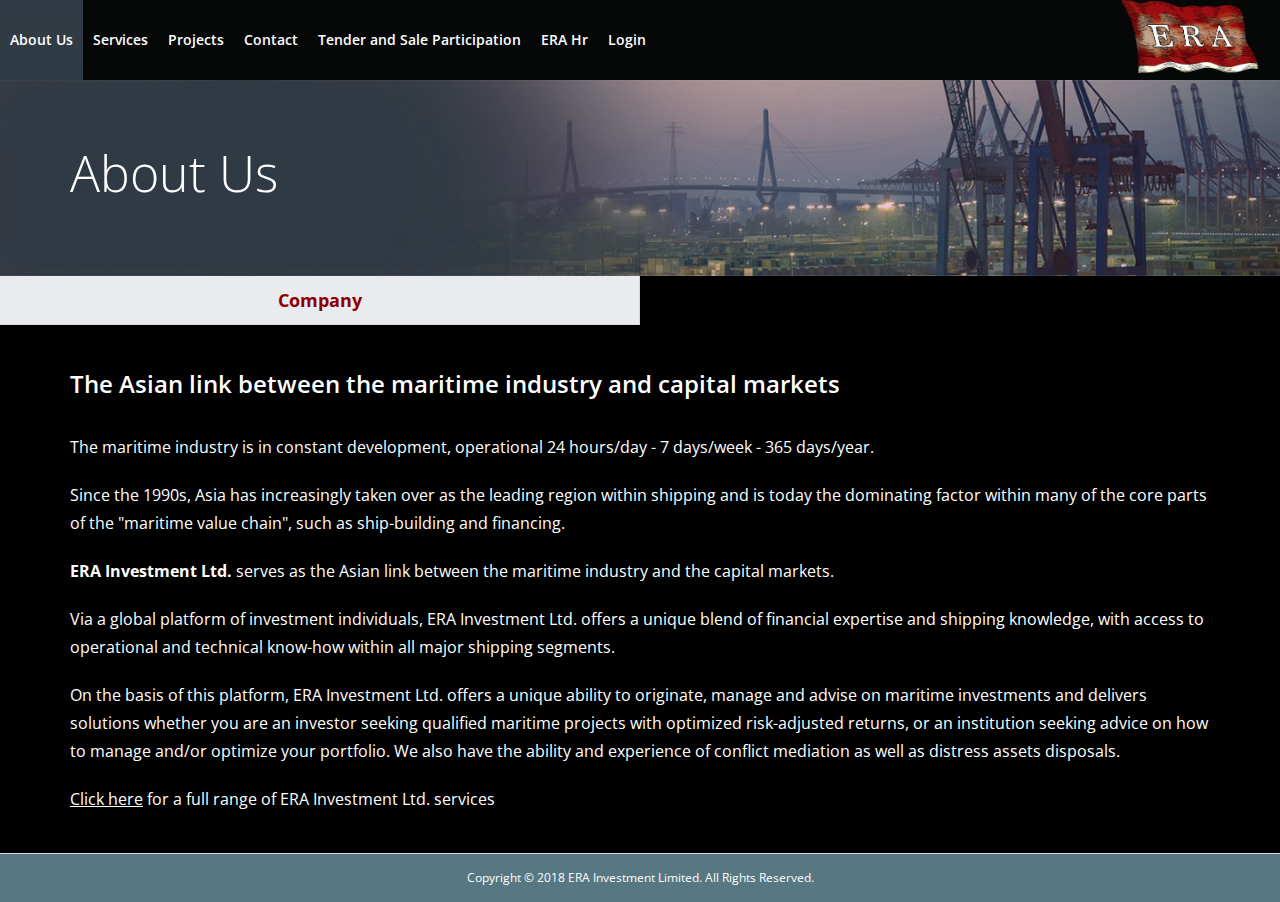
<file: eraInvestment/about.html>
<!DOCTYPE html>
<html lang="en">

<head>
	<meta http-equiv="Content-Type" content="text/html; charset=utf-8">
	<meta http-equiv="X-UA-Compatible" content="IE=edge">
	<meta name="viewport" content="width=device-width, initial-scale=1.0">
	<meta name="description" content="">
	<meta name="author" content="">
	<title>ERA INVESTMENT</title>
	<!-- Bootstrap core CSS -->
	<link href="css/bootstrap.css" rel="stylesheet" />
	<link href="css/doc.css" rel="stylesheet" />
	<link href="https://fonts.googleapis.com/css?family=Open+Sans:400,300,600,700,800" rel="stylesheet" type="text/css" />
	<!-- Just for debugging purposes. Don't actually copy this line! -->
	<!--[if lt IE 9]><script src="../../docs-assets/js/ie8-responsive-file-warning.js"></script><![endif]-->
	<!-- HTML5 shim and Respond.js IE8 support of HTML5 elements and media queries -->
	<!--[if lt IE 9]>
      <script src="https://oss.maxcdn.com/libs/html5shiv/3.7.0/html5shiv.js"></script>
      <script src="https://oss.maxcdn.com/libs/respond.js/1.3.0/respond.min.js"></script>
    <![endif]-->
	<!-- Custom styles for this template -->
</head>
<!-- NAVBAR
================================================== -->

<body>
	<div class="wrapper" style="background:#000">
		<header class="header1">
			<div class="menu">
				<nav class="navbar navbar-default" role="navigation">
					<!-- Brand and toggle get grouped for better mobile display -->
					<div class="navbar-header">
						<button class="navbar-toggle" data-target=".navbar-ex2-collapse" data-toggle="collapse" type="button">
							<span class="sr-only">Toggle navigation</span>
							<span class="icon-bar"></span>
							<span class="icon-bar"></span>
							<span class="icon-bar"></span>
						</button>
						<div class="mob-logo">
							<div class="logo_img">
								<a href="index.html">
									<img alt="" src="images/era_logo.png" />
								</a>
							</div>
						</div>
					</div>

					<div class="collapse navbar-collapse navbar-ex2-collapse">
						<ul class="nav navbar-nav">
							<li>
								<a class="active" href="about.html">About Us</a>
							</li>
							<li>
								<a href="service.html">Services</a>
							</li>
							<li>
								<a href="projects.html">Projects</a>
							</li>
							<li>
								<a href="contact.html">Contact</a>
							</li>
							<!-- <li>
								<a href="departments.html">ERA Tech</a>
							</li> -->
							<li><a href="https://tender-era-investment.ics8.com/">Tender and Sale Participation </a></li>
							<li><a href="https://hr.era-technology.com/backstage/module/login.html">ERA Hr</a></li>
							<li><a href="login.html">Login</a></li>
						</ul>
					</div>
				</nav>
			</div>

			<div class="logo">
				<div class="logo_img">
					<a href="index.html">
						<img alt="" src="images/era_logo.png" style="height: 80px;" />
					</a>
				</div>
			</div>
		</header>

		<div class="bnnr_sec">
			<div class="abt_bannr_img">
				<img alt="" src="images/about_banner.jpg" />
				<div class="abt_bnnr_txt">
					<div class="container">
						<div class="row">
							<div class="col-sm-12">
								<div class="abt_txt">
									<h2>About Us</h2>
								</div>
							</div>
						</div>
					</div>
				</div>
			</div>
		</div>

		<div class="abt_tab_sec">
			<ul class="tabs">
				<li>
					<a class="active" href="#tab1">Company</a>
				</li>
			</ul>

			<div class="container">
				<div class="row">
					<div class="col-sm-12">
						<div id="tab1">
							<h3>The Asian link between the maritime industry and capital markets</h3>
							&nbsp;

							<p>The maritime industry is in constant development, operational 24 hours/day - 7 days/week - 365 days/year.</p>
							&nbsp;

							<p>Since the 1990s, Asia has increasingly taken over as the leading region within shipping and is today the
								dominating
								factor within many of the core parts of the &quot;maritime value chain&quot;, such as ship-building and
								financing.</p>
							&nbsp;

							<p>
								<b>ERA Investment Ltd.</b> serves as the Asian link between the maritime industry and the capital markets.</p>
							&nbsp;

							<p>Via a global platform of investment individuals, ERA Investment Ltd. offers a unique blend of financial
								expertise
								and shipping knowledge, with access to operational and technical know-how within all major shipping segments.</p>
							&nbsp;

							<p>On the basis of this platform, ERA Investment Ltd. offers a unique ability to originate, manage and advise on
								maritime
								investments and delivers solutions whether you are an investor seeking qualified maritime projects with
								optimized
								risk-adjusted returns, or an institution seeking advice on how to manage and/or optimize your portfolio. We
								also
								have the ability and experience of conflict mediation as well as distress assets disposals.</p>
							&nbsp;

							<p>
								<a href="service.html">Click here</a> for a full range of ERA Investment Ltd. services</p>
						</div>
					</div>
				</div>
			</div>
		</div>

		<footer class="footer1">
			<div class="container">
				<div class="row">
					<div class="col-sm-12">
						<div class="copy">
							<p>Copyright &copy; 2018 ERA Investment Limited. All Rights Reserved.</p>
						</div>
					</div>
				</div>
			</div>
		</footer>
	</div>
	<!-- Bootstrap core JavaScript
================================================== -->
	<!-- Placed at the end of the document so the pages load faster -->
	<script src="https://code.jquery.com/jquery-1.10.2.min.js"></script>
	<script src="js/jquery.js"></script>
	<script>
		// Wait until the DOM has loaded before querying the document
		$(document).ready(function () {
			$('ul.tabs').each(function () {
				// For each set of tabs, we want to keep track of
				// which tab is active and it's associated content
				var $active, $content, $links = $(this).find('a');

				// If the location.hash matches one of the links, use that as the active tab.
				// If no match is found, use the first link as the initial active tab.
				$active = $($links.filter('[href="' + location.hash + '"]')[0] || $links[0]);
				$active.addClass('active');

				$content = $($active[0].hash);

				// Hide the remaining content
				$links.not($active).each(function () {
					$(this.hash).hide();
				});

				// Bind the click event handler
				$(this).on('click', 'a', function (e) {
					// Make the old tab inactive.
					$active.removeClass('active');
					$content.hide();

					// Update the variables with the new link and content
					$active = $(this);
					$content = $(this.hash);

					// Make the tab active.
					$active.addClass('active');
					$content.show();

					// Prevent the anchor's default click action
					e.preventDefault();
				});
			});
		});
	</script>
	<script src="js/bootstrap.js"></script>
	<script src="js/bootstrap-carousel.js"></script>
	<script src="js/application.js"></script>
	<!-- OR -->
	<!-- <script src="js/docs.min.js"></script> -->
	<!-- IE10 viewport hack for Surface/desktop Windows 8 bug -->
	<script src="js/ie10-viewport-bug-workaround.js"></script>
</body>

</html>
</file>
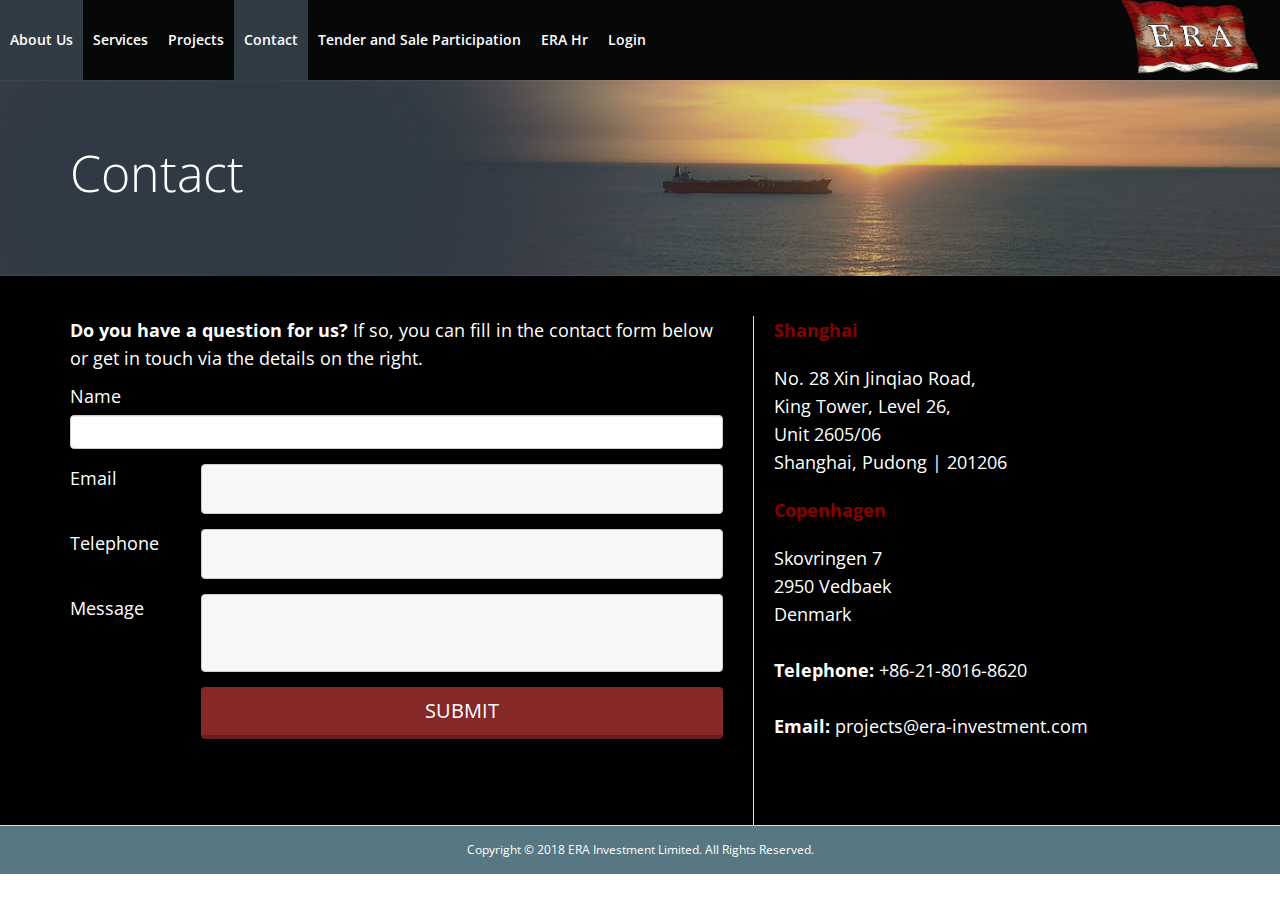
<file: eraInvestment/contact.html>
<!DOCTYPE html>
<html lang="en">

<head>
	<meta http-equiv="Content-Type" content="text/html; charset=utf-8">
	<meta http-equiv="X-UA-Compatible" content="IE=edge">
	<meta name="viewport" content="width=device-width, initial-scale=1.0">
	<meta name="description" content="">
	<meta name="author" content="">
	<title>ERA INVESTMENT</title>
	<!-- Bootstrap core CSS -->
	<link href="css/bootstrap.css" rel="stylesheet" />
	<link href="css/doc.css" rel="stylesheet" />
	<link href="https://fonts.googleapis.com/css?family=Open+Sans:400,300,600,700,800" rel="stylesheet" type="text/css" />
	<!-- Just for debugging purposes. Don't actually copy this line! -->
	<!--[if lt IE 9]><script src="../../docs-assets/js/ie8-responsive-file-warning.js"></script><![endif]-->
	<!-- HTML5 shim and Respond.js IE8 support of HTML5 elements and media queries -->
	<!--[if lt IE 9]>
      <script src="https://oss.maxcdn.com/libs/html5shiv/3.7.0/html5shiv.js"></script>
      <script src="https://oss.maxcdn.com/libs/respond.js/1.3.0/respond.min.js"></script>
    <![endif]-->
	<!-- Custom styles for this template -->
</head>
<!-- NAVBAR
================================================== -->

<body>
	<div class="wrapper">
		<header class="header1">
			<div class="menu">
				<nav class="navbar navbar-default" role="navigation">
					<!-- Brand and toggle get grouped for better mobile display -->
					<div class="navbar-header">
						<button class="navbar-toggle" data-target=".navbar-ex2-collapse" data-toggle="collapse" type="button">
							<span class="sr-only">Toggle navigation</span>
							<span class="icon-bar"></span>
							<span class="icon-bar"></span>
							<span class="icon-bar"></span>
						</button>
						<div class="mob-logo">
							<div class="logo_img">
								<a href="index.html">
									<img alt="" src="images/era_logo.png" />
								</a>
							</div>
						</div>
					</div>


					<div class="collapse navbar-collapse navbar-ex2-collapse">
						<ul class="nav navbar-nav">
							<li>
								<a href="about.html">About Us</a>
							</li>
							<li>
								<a href="service.html">Services</a>
							</li>
							<li>
								<a href="projects.html">Projects</a>
							</li>
							<li>
								<a class="active" href="contact.html">Contact</a>
							</li>
							<!-- <li>
								<a href="departments.html">ERA Tech</a>
							</li> -->
							<li><a href="https://tender-era-investment.ics8.com/">Tender and Sale Participation </a></li>
							<li><a href="https://hr.era-technology.com/backstage/module/login.html">ERA Hr</a></li>
							<li><a href="login.html">Login</a></li>
						</ul>
					</div>
				</nav>
			</div>

			<div class="logo">
				<div class="logo_img">
					<a href="index.html">
						<img alt="" src="images/era_logo.png" style="height: 80px;" />
					</a>
				</div>
			</div>
		</header>

		<div class="bnnr_sec">
			<div class="cntc_bannr_img">
				<img alt="" src="images/contact.jpg" />
				<div class="cntc_bnnr_txt">
					<div class="container">
						<div class="row">
							<div class="col-sm-12">
								<div class="cntc_txt">
									<h2>Contact</h2>
								</div>
							</div>
						</div>
					</div>
				</div>
			</div>
		</div>

		<div class="cntc_mid_sec">
			<div class="container">
				<div class="row">
					<div class="col-sm-7">
						<div class="cntc_box_sec">
							<div class="cntc_box_txt">
								<p>
									<b>Do you have a question for us?</b> If so, you can fill in the contact form below or get in touch via the
									details
									on the right.</p>
							</div>

							<div class="cntc_form">
								<form class="contact_form" role="form">
									<div class="form-group">
										<label for="name">Name</label>
										<input class="form-control" id="name" name="name" type="text" />
									</div>

									<div class="form-group">
										<label for="email">Email</label>
										<input class="form-control" id="email" name="email" type="email" />
									</div>

									<div class="form-group">
										<label for="tele">Telephone</label>
										<input class="form-control" id="tel" name="tel" type="tel" />
									</div>

									<div class="form-group">
										<label for="msg">Message</label>
										<textarea name="message"></textarea>
									</div>
									<button class="btn btn-default submit" type="submit">Submit</button>
								</form>
							</div>
						</div>
					</div>

					<div class="col-sm-5">
						<div class="cntc_box_sec2">
							<div class="cntc_box_txt2">
								<h3>Shanghai&nbsp;</h3>
								&nbsp;

								<p>No. 28 Xin Jinqiao Road, 
									<br /> King Tower, Level 26, 
									<br /> Unit 2605/06
									<br /> Shanghai, Pudong | 201206
								</p>
								&nbsp;

								<h3>Copenhagen</h3>
								&nbsp;

								<p>Skovringen 7</p>

								<p>2950 Vedbaek</p>

								<p>Denmark</p>

								<p>&nbsp;</p>

								<p>
									<b>Telephone:</b> +86-21-8016-8620</p>

								<p>&nbsp;</p>

								<p>
									<b>Email:</b> projects@era-investment.com</p>

								<p>&nbsp;</p>
							</div>
						</div>
					</div>
				</div>
			</div>
		</div>

		<footer class="footer1">
			<div class="container">
				<div class="row">
					<div class="col-sm-12">
						<div class="copy">
							<p>Copyright &copy; 2018 ERA Investment Limited. All Rights Reserved.</p>
						</div>
					</div>
				</div>
			</div>
		</footer>
	</div>
	<!-- Bootstrap core JavaScript
================================================== -->
	<!-- Placed at the end of the document so the pages load faster -->
	<script src="https://code.jquery.com/jquery-1.10.2.min.js"></script>
	<script src="js/jquery.js"></script>
	<script>
		// Wait until the DOM has loaded before querying the document
		$(document).ready(function () {
			$('ul.tabs').each(function () {
				// For each set of tabs, we want to keep track of
				// which tab is active and it's associated content
				var $active, $content, $links = $(this).find('a');

				// If the location.hash matches one of the links, use that as the active tab.
				// If no match is found, use the first link as the initial active tab.
				$active = $($links.filter('[href="' + location.hash + '"]')[0] || $links[0]);
				$active.addClass('active');

				$content = $($active[0].hash);

				// Hide the remaining content
				$links.not($active).each(function () {
					$(this.hash).hide();
				});

				// Bind the click event handler
				$(this).on('click', 'a', function (e) {
					// Make the old tab inactive.
					$active.removeClass('active');
					$content.hide();

					// Update the variables with the new link and content
					$active = $(this);
					$content = $(this.hash);

					// Make the tab active.
					$active.addClass('active');
					$content.show();

					// Prevent the anchor's default click action
					e.preventDefault();
				});
			});
		});
	</script>
	<script>
		$('.contact_form').on('submit', function (e) {

			e.preventDefault();

			$.ajax({
				type: 'post',
				url: 'contact_us.php',
				data: $('.contact_form').serialize(),
				success: function () {
					$('.contact_form').hide();
					$('.cntc_form').html(
						'<div class="cont_frm" style="font: 17px/29px Arial;text-align: center">Contact Us Form Sent Successfully.</div>'
					).fadeIn('slow');
				}
			});

		});
	</script>
	<script src="js/bootstrap.js"></script>
	<script src="js/bootstrap-carousel.js"></script>
	<script src="js/application.js"></script>
	<!-- OR -->
	<!-- <script src="js/docs.min.js"></script> -->
	<!-- IE10 viewport hack for Surface/desktop Windows 8 bug -->
	<script src="js/ie10-viewport-bug-workaround.js"></script>
</body>

</html>
</file>
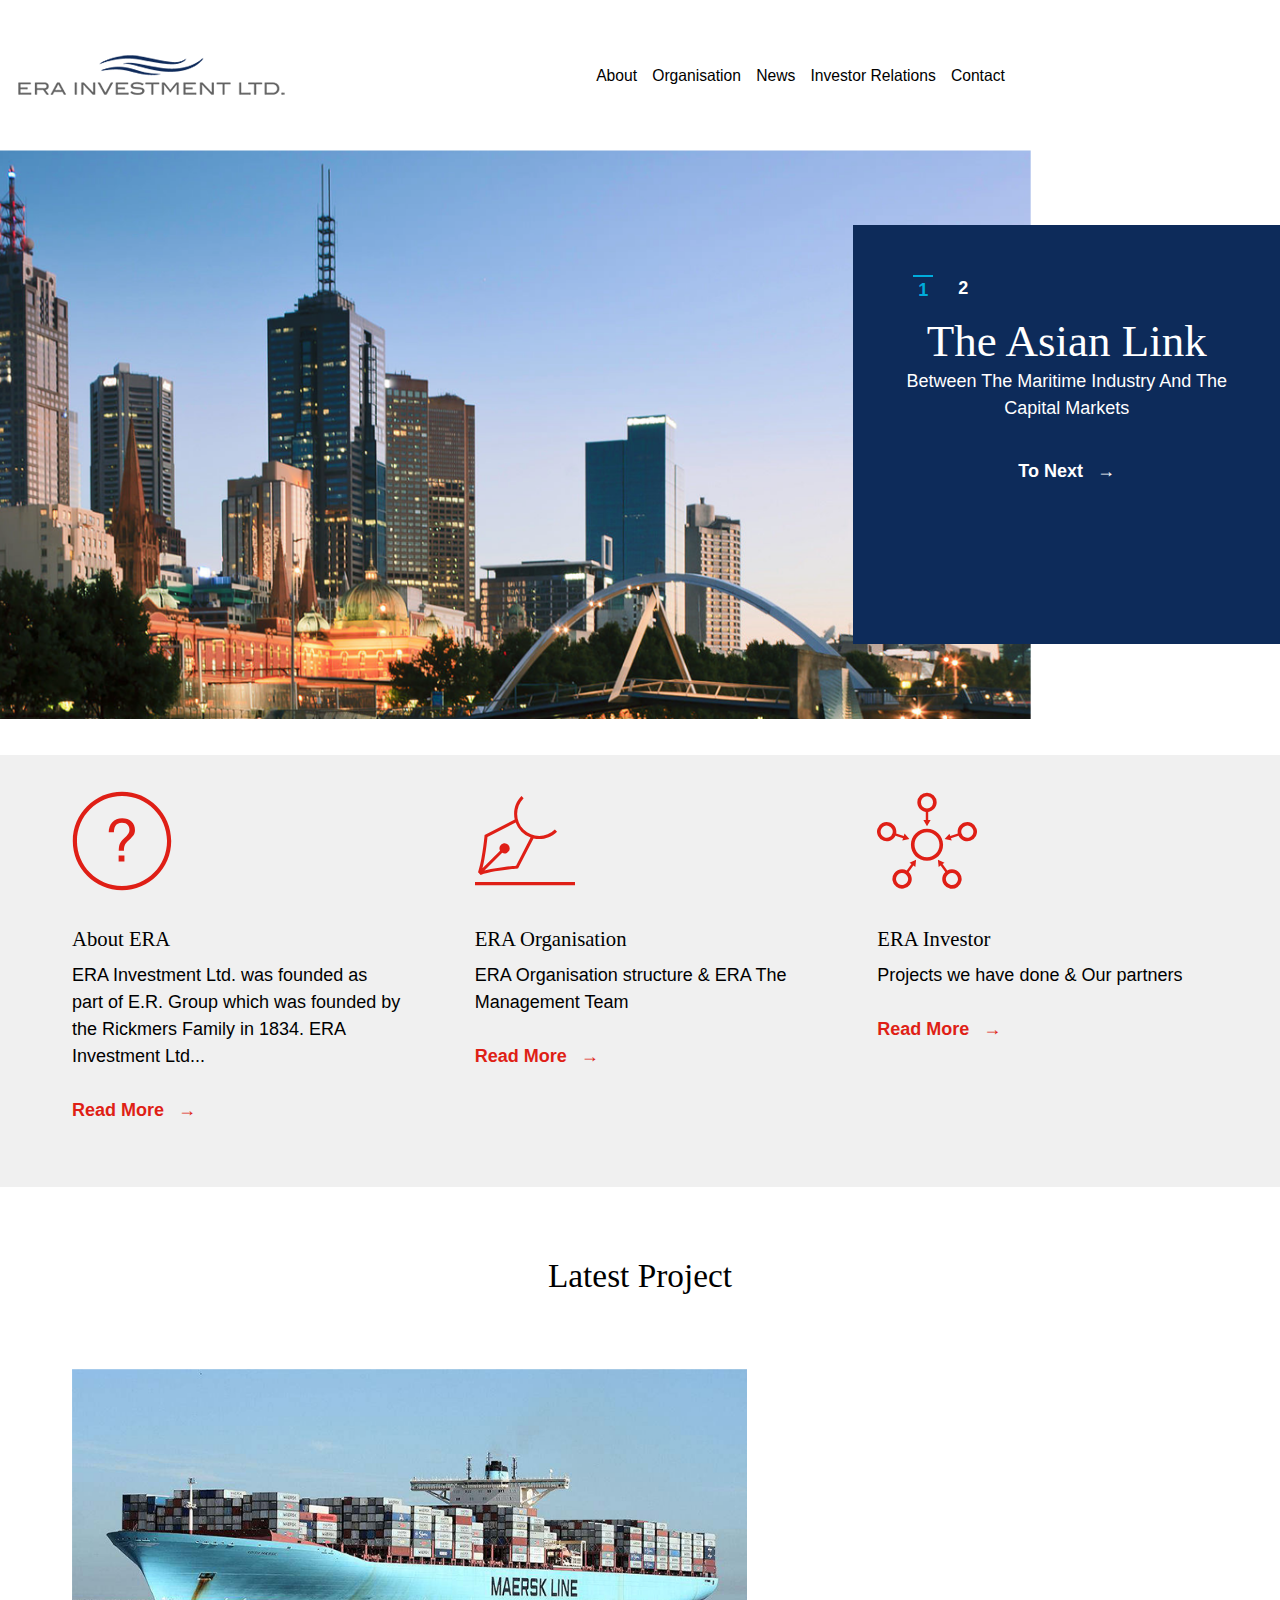
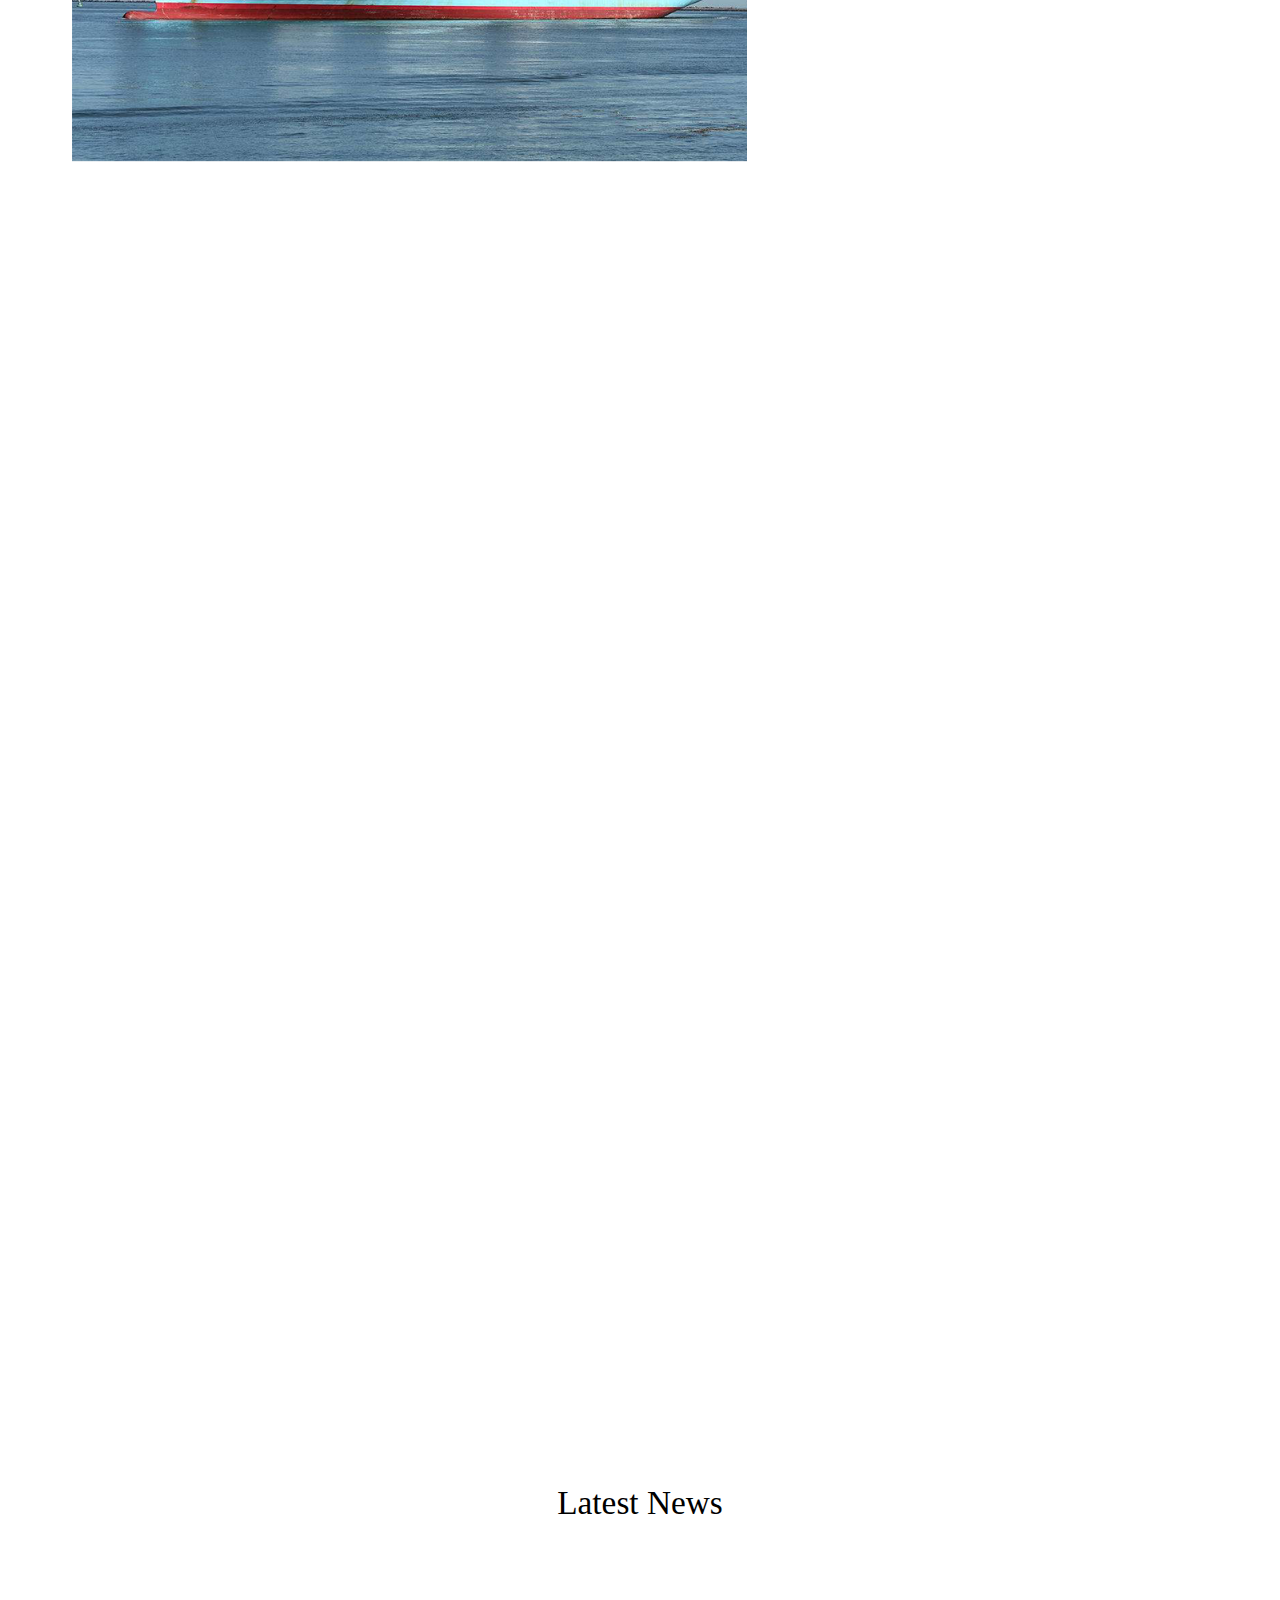
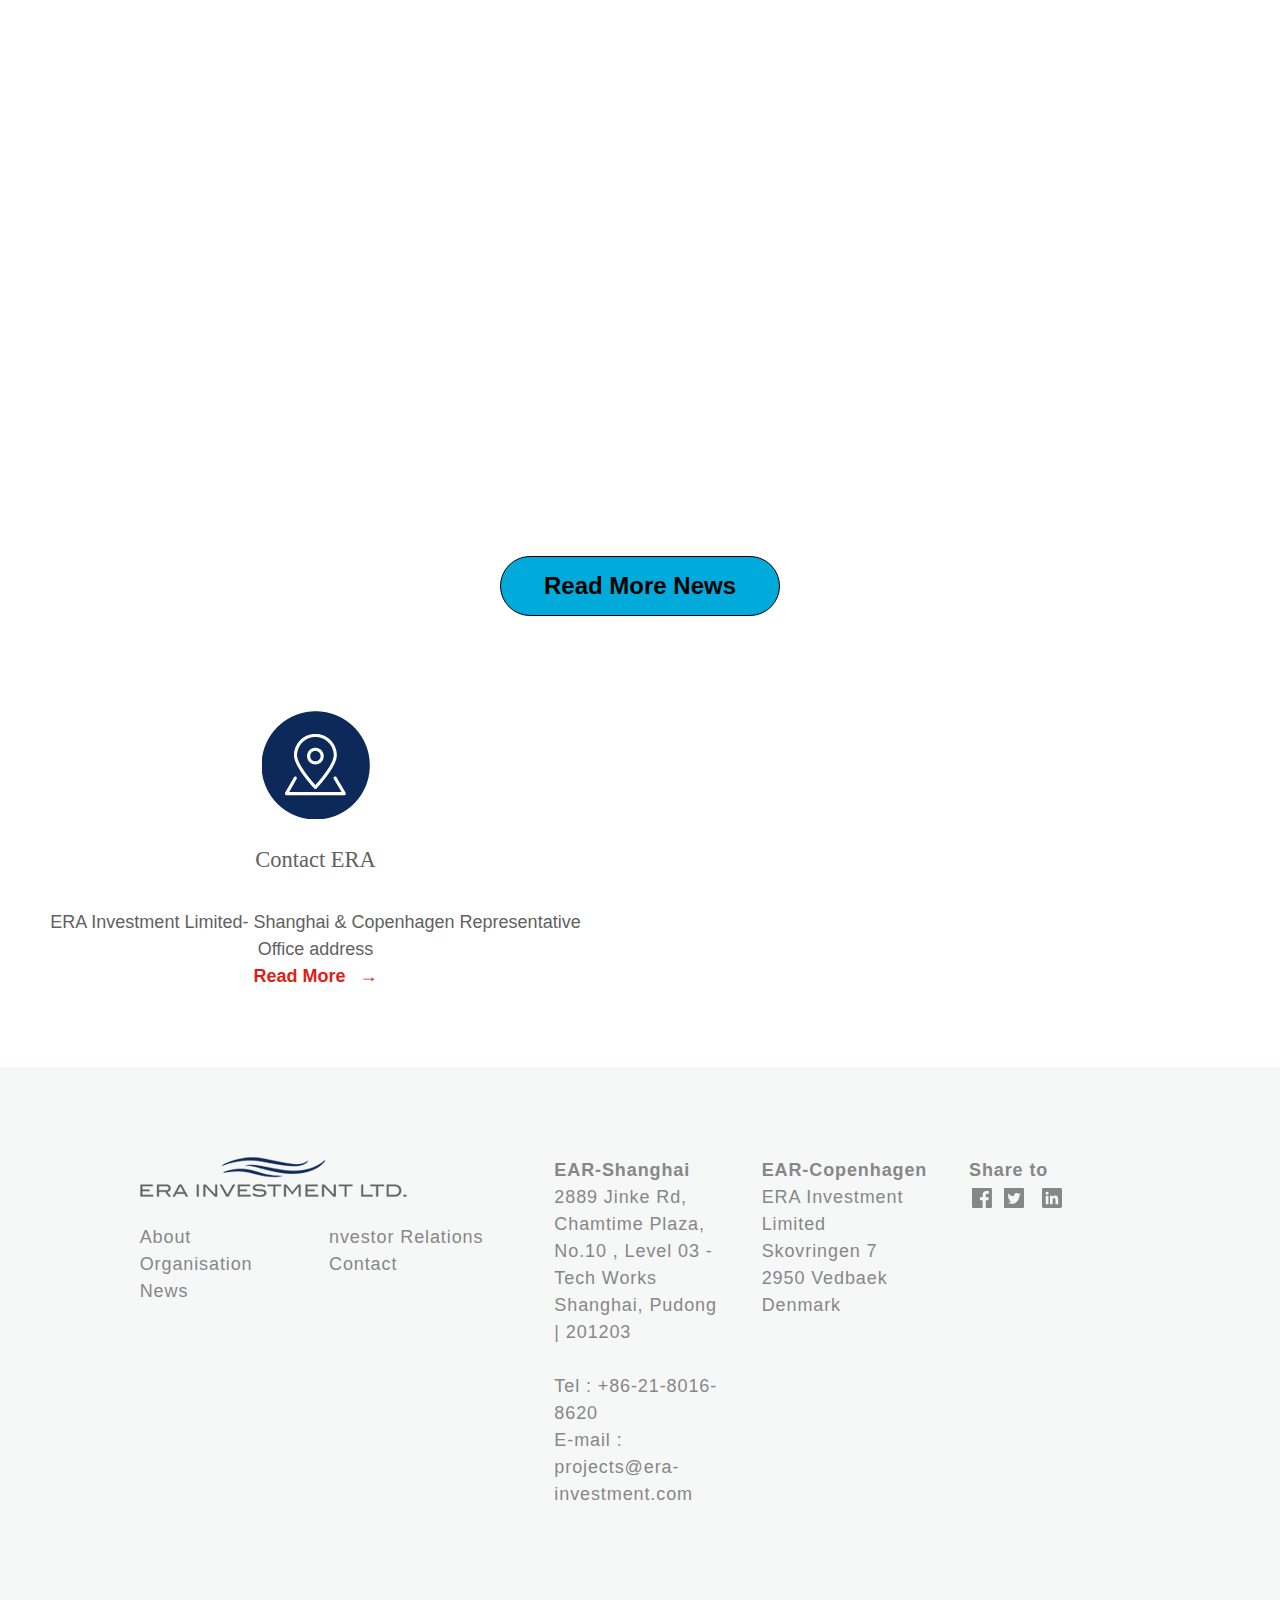
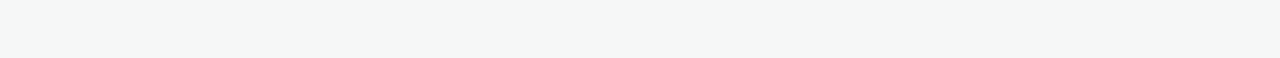
<file: eraInvestment/era.html>
<!doctype html>

<html class="no-js" lang="sv" data-ng-app="axcel" xmlns="http://www.w3.org/1999/xhtml" xmlns:og="http://ogp.me/ns#" xmlns:fb="https://www.facebook.com/2008/fbml">

<head>


  <meta charset="utf-8">
  <meta http-equiv="X-UA-Compatible" content="IE=edge">
  <!-- <meta name="description" content="Axcel er en dansk kapitalfond med kontorer i K&#248;benhavn og Stockholm. Vi har en bred kreds af danske og internationale investorer og har et omfattende internationalt netv&#230;rk.">
  <meta name="keywords" content=" axcel kapitalfonde bestyrelsesarbejde"> -->
  <meta name="viewport" content="width=device-width, initial-scale=1.0">
  <title>EAR</title>


  <script src="assets/js/modernizr.js" async></script>

  <style>
    blockquote,
    body,
    caption,
    dd,
    dl,
    fieldset,
    figure,
    form,
    h1,
    h2,
    h3,
    h4,
    h5,
    h6,
    hr,
    legend,
    ol,
    p,
    pre,
    table,
    td,
    th,
    ul {
      margin: 0;
      padding: 0
    }
    /*! sanitize.css v3.3.0 | CC0 1.0 Public Domain | github.com/10up/sanitize.css */

    abbr[title] {
      text-decoration: underline;
      -webkit-text-decoration: underline dotted;
      text-decoration: underline dotted
    }

    audio:not([controls]) {
      display: none
    }

    b,
    strong {
      font-weight: bolder
    }

    button {
      -webkit-appearance: button;
      overflow: visible
    }

    button::-moz-focus-inner,
    input::-moz-focus-inner {
      border: 0;
      padding: 0
    }

    button:-moz-focusring,
    input:-moz-focusring {
      outline: 1px dotted ButtonText
    }

    button,
    select {
      text-transform: none
    }

    details {
      display: block
    }

    hr {
      overflow: visible
    }

    html {
      -ms-overflow-style: -ms-autohiding-scrollbar;
      overflow-y: scroll;
      -webkit-text-size-adjust: 100%
    }

    input {
      -webkit-border-radius: 0
    }

    input[type=button],
    input[type=reset],
    input[type=submit] {
      -webkit-appearance: button
    }

    input[type=number] {
      width: auto
    }

    input[type=search] {
      -webkit-appearance: textfield
    }

    input[type=search]::-webkit-search-cancel-button,
    input[type=search]::-webkit-search-decoration {
      -webkit-appearance: none
    }

    main {
      display: block
    }

    pre {
      overflow: auto
    }

    progress {
      display: inline-block
    }

    summary {
      display: block
    }

    svg:not(:root) {
      overflow: hidden
    }

    template {
      display: none
    }

    textarea {
      overflow: auto
    }

    [hidden] {
      display: none
    }

    *,
     :after,
     :before {
      box-sizing: inherit
    }

    * {
      font-size: inherit;
      line-height: inherit
    }

     :after,
     :before {
      text-decoration: inherit;
      vertical-align: inherit
    }

    button,
    input,
    select,
    textarea {
      font-family: inherit;
      font-style: inherit;
      font-weight: inherit
    }

    * {
      margin: 0;
      padding: 0
    }

    *,
     :after,
     :before {
      border-style: solid;
      border-width: 0
    }

    [tabindex],
    a,
    area,
    button,
    input,
    label,
    select,
    textarea {
      -ms-touch-action: manipulation;
      touch-action: manipulation
    }

    select {
      -moz-appearance: none;
      -webkit-appearance: none
    }

    select::-ms-expand {
      display: none
    }

    select::-ms-value {
      color: currentColor
    }

    svg {
      fill: currentColor
    }

    [aria-busy=true] {
      cursor: progress
    }

    [aria-controls] {
      cursor: pointer
    }

    [aria-disabled] {
      cursor: default
    }

    [hidden][aria-hidden=false] {
      clip: rect(0 0 0 0);
      display: inherit;
      position: absolute
    }

    [hidden][aria-hidden=false]:focus {
      clip: auto
    }

    * {
      background-repeat: no-repeat
    }

     :root {
      background-color: #fff;
      box-sizing: border-box;
      color: #000;
      cursor: default;
      font: 66.66667% sans-serif
    }

    a {
      text-decoration: none
    }

    audio,
    canvas,
    iframe,
    img,
    svg,
    video {
      vertical-align: middle
    }

    button,
    input,
    select,
    textarea {
      background-color: transparent;
      color: inherit
    }

    [type=button],
    [type=date],
    [type=datetime-local],
    [type=datetime],
    [type=email],
    [type=month],
    [type=number],
    [type=password],
    [type=reset],
    [type=search],
    [type=submit],
    [type=tel],
    [type=text],
    [type=time],
    [type=url],
    [type=week],
    button,
    select,
    textarea {
      min-height: 1.5em
    }

    code,
    kbd,
    pre,
    samp {
      font-family: Arial, Helvetica, sans-serif
    }

    nav ol,
    nav ul {
      list-style: none
    }

    small {
      font-size: 75%
    }

    table {
      border-collapse: collapse
    }

    textarea {
      resize: vertical
    }

     ::-moz-selection {
      background-color: #b3d4fc;
      color: #fff;
      text-shadow: none
    }

     ::selection {
      background-color: #b3d4fc;
      color: #fff;
      text-shadow: none
    }

    fieldset,
    input,
    select,
    textarea {
      font-family: inherit;
      font-size: 1rem;
      box-sizing: border-box;
      margin-top: 0;
      margin-bottom: 0
    }

    label {
      vertical-align: middle
    }

    input[type=date],
    input[type=datetime-local],
    input[type=datetime],
    input[type=email],
    input[type=month],
    input[type=number],
    input[type=password],
    input[type=search],
    input[type=tel],
    input[type=text],
    input[type=time],
    input[type=url],
    input[type=week] {
      height: auto;
      padding: .5rem 1rem;
      vertical-align: middle;
      -webkit-appearance: none
    }

    select {
      line-height: 1.75;
      padding: .5rem 1rem
    }

    select:not([multiple]) {
      height: auto;
      vertical-align: middle
    }

    textarea {
      line-height: 1.75;
      padding: .5rem 1rem
    }

    input[type=date],
    input[type=datetime-local],
    input[type=datetime],
    input[type=email],
    input[type=month],
    input[type=number],
    input[type=password],
    input[type=search],
    input[type=tel],
    input[type=text],
    input[type=time],
    input[type=url],
    input[type=week] {
      background-color: #f0f0f0
    }

    .form--large input[type=date],
    .form--large input[type=datetime-local],
    .form--large input[type=datetime],
    .form--large input[type=email],
    .form--large input[type=month],
    .form--large input[type=number],
    .form--large input[type=password],
    .form--large input[type=search],
    .form--large input[type=tel],
    .form--large input[type=text],
    .form--large input[type=time],
    .form--large input[type=url],
    .form--large input[type=week] {
      font-size: 1.25rem;
      line-height: 1.2em;
      width: 100%;
      padding: 1rem;
      max-height: 75px
    }

    .form--large input[type=date]:active,
    .form--large input[type=date]:focus,
    .form--large input[type=datetime-local]:active,
    .form--large input[type=datetime-local]:focus,
    .form--large input[type=datetime]:active,
    .form--large input[type=datetime]:focus,
    .form--large input[type=email]:active,
    .form--large input[type=email]:focus,
    .form--large input[type=month]:active,
    .form--large input[type=month]:focus,
    .form--large input[type=number]:active,
    .form--large input[type=number]:focus,
    .form--large input[type=password]:active,
    .form--large input[type=password]:focus,
    .form--large input[type=search]:active,
    .form--large input[type=search]:focus,
    .form--large input[type=tel]:active,
    .form--large input[type=tel]:focus,
    .form--large input[type=text]:active,
    .form--large input[type=text]:focus,
    .form--large input[type=time]:active,
    .form--large input[type=time]:focus,
    .form--large input[type=url]:active,
    .form--large input[type=url]:focus,
    .form--large input[type=week]:active,
    .form--large input[type=week]:focus {
      outline: 0
    }

    .form--large button {
      position: relative;
      transition: .26s cubic-bezier(.5, .1, 0, 1.2);
      background-color: #444;
      width: 75px;
      color: #fff;
      cursor: pointer
    }

    .form--large button:before {
      display: block;
      content: "";
      width: 100%;
      padding-top: 100%
    }

    .form--large button svg {
      position: absolute;
      top: 50%;
      left: 50%;
      -webkit-transform: translate(-50%, -50%);
      transform: translate(-50%, -50%);
      width: 50%;
      height: 50%
    }

    .form--large button:hover {
      background-color: #df1f16
    }

    a {
      color: currentColor
    }

    a,
    a i {
      transition: all .2s linear
    }

    a i {
      margin-left: .5rem
    }

    a:focus,
    a:hover {
      border-bottom: 0 solid
    }

    a:focus i,
    a:hover i {
      margin-left: 1rem
    }

    a svg>* {
      color: currentColor;
      fill: currentColor
    }

    img {
      max-width: 100%;
      vertical-align: middle;
      font-style: italic
    }

    .gm-style img,
    img[height],
    img[width] {
      max-width: none
    }

    figure img,
    figure picture,
    figure table {
      margin: 0
    }

    figure figcaption {
      font-size: .75rem;
      line-height: 1.125rem;
      color: #444;
      padding: 1rem
    }

    .no-js .lazyload {
      display: none
    }

    .svg-sprite-container {
      height: 0;
      width: 0;
      position: absolute;
      visibility: hidden;
      clip: rect(0 0 0 0);
      margin: -1px
    }

    img.colorify {
      opacity: 0;
      margin-bottom: 0
    }

    img.colorify.all-loaded {
      opacity: 1;
      transition: all 2s cubic-bezier(.5, .1, 0, 1.2)
    }

    img.colorify:not(.visible) {
      opacity: 0;
      -webkit-filter: blur(3px);
      filter: blur(3px)
    }

    img.colorify:not(.all-loaded).all-not-loaded {
      image-rendering: -moz-crisp-edges;
      image-rendering: -o-crisp-edges;
      image-rendering: -webkit-optimize-contrast;
      -ms-interpolation-mode: nearest-neighbor;
      image-rendering: pixelated
    }

    table {
      border-collapse: separate;
      border-spacing: 0;
      max-width: 100%;
      width: 100%
    }

    th {
      text-align: left;
      font-weight: 700
    }

    td,
    th {
      padding: .5rem 1rem;
      line-height: inherit
    }

    th {
      vertical-align: bottom
    }

    td {
      vertical-align: top
    }

    table {
      font-size: .75rem;
      line-height: 1.125rem;
      margin: 0 0 1.5rem
    }

    table thead th {
      text-transform: uppercase;
      border-bottom-width: 1px;
      border-bottom-style: solid;
      border-bottom-color: rgba(0, 0, 0, .125);
      letter-spacing: .1em
    }

    table tbody td,
    table tbody th,
    table thead td,
    table thead th {
      padding: .5rem
    }

    table.table--red thead th {
      border-bottom-color: #df1f16;
      color: #fff;
      background-color: #df1f16
    }

    table.table--stripped tbody tr:nth-child(2n) {
      background-color: #f0f0f0
    }

    table[table-sorting] thead th {
      cursor: pointer;
      transition: background .3s
    }

    table[table-sorting] thead th:focus {
      outline: 1px solid #bf150e
    }

    table[table-sorting] thead th:hover {
      background: #c81c14
    }

    body {
      font-family: Arial, Helvetica, sans-serif;
      line-height: 1.5;
      font-size: 100%
    }

    h1,
    h2,
    h3,
    h4,
    h5,
    h6 {
      font-weight: 700;
      line-height: 1.25;
      margin-top: 1em;
      margin-bottom: .5em
    }

    dl,
    ol,
    p,
    ul {
      margin-top: 0;
      margin-bottom: 1rem
    }

    code,
    pre,
    samp {
      font-family: Arial, Helvetica, sans-serif;
      font-size: inherit
    }

    pre {
      margin-top: 0;
      margin-bottom: 1rem;
      overflow-x: scroll
    }

    h6 {
      font-size: .75rem
    }

     :root {
      font-size: 12px;
      font-family: Arial, Helvetica, sans-serif;
      -webkit-font-smoothing: antialiased;
      -moz-osx-font-smoothing: grayscale
    }

    blockquote,
    dl,
    figure,
    img,
    ol,
    p,
    picture,
    ul {
      font-size: 1rem;
      line-height: 1.5rem;
      margin: 0 0 1.5rem
    }

    blockquote.lead,
    dl.lead,
    figure.lead,
    img.lead,
    ol.lead,
    p.lead,
    picture.lead,
    ul.lead {
      font-size: 1.15rem;
      line-height: 1.2em
    }

    blockquote.small,
    dl.small,
    figure.small,
    img.small,
    ol.small,
    p.small,
    picture.small,
    ul.small {
      font-size: .75rem;
      line-height: 1.125rem
    }

    address {
      margin: 0 0 1.5rem;
      font-style: normal;
      letter-spacing: .05em
    }

    h1,
    h2,
    h3,
    h4,
    h5,
    h6 {
      font-weight: 400;
      font-family: Georgia, Times, Times New Roman, serif
    }

    h1 {
      font-size: 2.5rem
    }

    h1,
    h2 {
      line-height: 1.2em
    }

    h2 {
      font-size: 1.85rem
    }

    h3 {
      font-size: 1.25rem
    }

    h3,
    h4 {
      line-height: 1.2em
    }

    h4 {
      font-size: 1.15rem
    }

    h5 {
      font-size: 1rem;
      line-height: 1.2em
    }

    blockquote {
      position: relative;
      padding: 0 1rem;
      width: 100%;
      margin: 0 1.5rem
    }

    blockquote p {
      font-size: 1.15rem;
      line-height: 1.2em;
      font-family: Georgia, Times, Times New Roman, serif;
      font-style: italic
    }

    blockquote p:after,
    blockquote p:before {
      color: #df1f16;
      display: inline
    }

    blockquote p:first-of-type:before {
      content: "\201C";
      padding-right: .1em
    }

    blockquote p:last-of-type:after {
      padding-left: .1em;
      content: "\201D"
    }

    blockquote:after {
      font-size: .75rem;
      line-height: 1.125rem;
      content: attr(cite);
      display: block;
      text-align: right;
      font-style: italic
    }

    .tweet {
      margin: 0 0 1.5rem;
      position: relative;
      font-family: Georgia, Times, Times New Roman, serif;
      font-style: italic
    }

    .tweet:after,
    .tweet:before {
      display: inline
    }

    .tweet:first-of-type:before {
      content: "\201C";
      padding-right: .1em
    }

    .tweet:last-of-type:after {
      padding-left: .1em;
      content: "\201D"
    }

    .container,
    .vbox-container {
      max-width: 79em;
      margin-left: auto;
      margin-right: auto
    }

    .archive-page__content,
    .col,
    .companies__item,
    .footer__address,
    .header__burger,
    .header__nav,
    .header__nav--primary,
    .header__nav--secondary,
    .icon-stack__column,
    .search-page__content,
    .team-item,
    .text-page__content,
    .text-page__sidebar {
      float: left;
      box-sizing: border-box
    }

    .projectTittle {
      width: 100%!important;
      text-align: center
    }

    .col-right {
      float: right;
      box-sizing: border-box
    }

    .col-1 {
      width: 8.33333%
    }

    .col-2 {
      width: 16.66667%
    }

    .col-3 {
      width: 25%
    }

    .col-4 {
      width: 33.33333%
    }

    .col-5 {
      width: 41.66667%
    }

    .col-6 {
      width: 50%
    }

    .col-7 {
      width: 58.33333%
    }

    .col-8 {
      width: 66.66667%
    }

    .col-9 {
      width: 75%
    }

    .col-10,
    .team-item--title .content,
    .team-item__content,
    .team-item__image {
      width: 83.33333%
    }

    .col-11 {
      width: 91.66667%
    }

    .archive-page__content,
    .col-12,
    .companies__item,
    .footer__address,
    .search-page__content,
    .team-item,
    .team-item--title,
    .text-page__content,
    .text-page__sidebar {
      width: 100%
    }

    .row+.row {
      margin-top: 2rem
    }

    nav.primary-nav ul {
      list-style: none;
      margin-bottom: 0;
      font-size: .87rem
    }

    nav.primary-nav ul li {
      margin: 0 .3rem;
      text-align: center;
      display: inline-block
    }

    nav.primary-nav ul li:last-of-type {
      margin-right: 0
    }

    nav.primary-nav a {
      position: relative
    }

    nav.primary-nav a:after {
      transition: opacity .3s, -webkit-transform .3s;
      transition: opacity .3s, transform .3s;
      transition: opacity .3s, transform .3s, -webkit-transform .3s;
      content: "";
      position: absolute;
      top: 100%;
      left: 0;
      width: 100%;
      height: 2px;
      background-color: #f0f0f0;
      -webkit-transform: translateY(500%);
      transform: translateY(500%);
      opacity: 0
    }

    nav.primary-nav a.is-current,
    nav.primary-nav a:active,
    nav.primary-nav a:focus,
    nav.primary-nav a:hover {
      border: 0
    }

    nav.primary-nav a.is-current:after,
    nav.primary-nav a:active:after,
    nav.primary-nav a:focus:after,
    nav.primary-nav a:hover:after {
      opacity: 1;
      -webkit-transform: translateY(100%);
      transform: translateY(100%)
    }

    nav.primary-nav a:hover {
      color: #df1f16
    }

    nav.primary-nav a:hover:after {
      background-color: #df1f16
    }

    nav.secondary-nav {
      font-size: .75rem;
      line-height: 1.125rem;
      color: #444
    }

    nav.secondary-nav ul {
      margin-bottom: 0;
      list-style: none;
      font-size: inherit
    }

    nav.secondary-nav ul li {
      display: inline-block;
      text-align: center
    }

    nav.secondary-nav ul li a {
      position: relative;
      font-family: Arial, Helvetica, sans-serif
    }

    nav.secondary-nav ul li a:hover {
      color: #444
    }

    nav.secondary-nav ul li:first-child:after {
      display: inline-block;
      margin-left: .25rem;
      content: "/"
    }

    nav.secondary-nav ul li:last-of-type {
      margin-left: 1rem
    }

    nav.secondary-nav ul li:last-of-type svg {
      transition: all .2s cubic-bezier(.4, 0, 1, 1)
    }

    nav.secondary-nav ul li:last-of-type svg path {
      transition: inherit;
      fill: #444
    }

    nav.secondary-nav ul li:last-of-type:hover svg {
      -webkit-transform: scale(1.25);
      transform: scale(1.25)
    }

    nav.secondary-nav ul li:last-of-type:hover svg path {
      fill: #444
    }

    nav.secondary-nav a {
      text-decoration: none;
      transition: color .2s cubic-bezier(.4, 0, 1, 1)
    }

    nav.secondary-nav a:active,
    nav.secondary-nav a:focus,
    nav.secondary-nav a:hover {
      outline: none;
      border: 0;
      color: #000
    }

    .header__nav--mobile {
      position: relative;
      z-index: -1;
      height: 0;
      opacity: 0;
      transition: all .64s ease;
      -webkit-transform: translateY(-200%);
      transform: translateY(-200%)
    }

    .header__nav--mobile ul {
      margin-top: 30px;
      margin-bottom: 0;
      color: #5E5E5E;
      list-style: none;
      font-size: inherit
    }

    .header__nav--mobile ul li {
      transition: all .1s ease
    }

    .header__nav--mobile ul li a {
      display: block;
      outline: none;
      border-bottom: 0;
      cursor: pointer
    }

    .header__nav--mobile ul li a[aria-haspopup] svg {
      float: right;
      margin-right: 8px;
      transition: -webkit-transform .2s linear;
      transition: transform .2s linear;
      transition: transform .2s linear, -webkit-transform .2s linear;
      -webkit-transform: rotate(90deg);
      transform: rotate(90deg);
      -webkit-transform-origin: center center;
      transform-origin: center center;
      pointer-events: none;
      position: relative;
      top: 4px
    }

    .header__nav--mobile ul li a[aria-haspopup] svg svg path {
      fill: currentColor
    }

    .header__nav--mobile ul li a[aria-haspopup].is-open svg {
      -webkit-transform: rotate(180deg);
      transform: rotate(180deg)
    }

    .header__nav--mobile li ul {
      display: none;
      margin-top: 0;
      color: #444
    }

    .header__nav--mobile li ul.block {
      display: inherit;
      color: #fff
    }

    .header__nav--mobile a.is-open+ul {
      display: block
    }

    .header__nav--mobile .sub-level--one {
      background-color: #f0f0f0
    }

    .header__nav--mobile .sub-level--two {
      background-color: #fff
    }

    .is-open .header__nav--mobile {
      z-index: 1;
      height: auto;
      opacity: 1;
      -webkit-transform: translate(0);
      transform: translate(0)
    }

    .burger {
      position: relative;
      display: inline-block;
      width: 32px;
      height: 24px;
      outline: none;
      cursor: pointer
    }

    .burger span {
      position: absolute;
      top: 50%;
      -webkit-transform: translateY(-50%);
      transform: translateY(-50%);
      left: 0;
      width: 100%;
      height: 2px;
      background-color: #444
    }

    .burger span:after,
    .burger span:before {
      position: absolute;
      left: 0;
      width: 100%;
      height: 100%;
      background: inherit;
      content: "";
      transition: -webkit-transform .3s;
      transition: transform .3s;
      transition: transform .3s, -webkit-transform .3s
    }

    .burger span:before {
      -webkit-transform: translateY(-500%);
      transform: translateY(-500%)
    }

    .burger span:after {
      -webkit-transform: translateY(500%);
      transform: translateY(500%)
    }

    .is-open .burger span {
      background-color: transparent
    }

    .is-open .burger span:after,
    .is-open .burger span:before {
      background-color: currentColor
    }

    .is-open .burger span:after {
      -webkit-transform: translateY(0) rotate(45deg);
      transform: translateY(0) rotate(45deg)
    }

    .is-open .burger span:before {
      -webkit-transform: translateY(0) rotate(-45deg);
      transform: translateY(0) rotate(-45deg)
    }

    .sub-navigation {
      display: none;
      visibility: hidden
    }

    .sub-navigation .sub-nav ul {
      margin-bottom: 0;
      list-style: none;
      text-align: center;
      font-size: inherit
    }

    .sub-navigation .sub-nav ul li {
      display: inline-block;
      margin: 0 .5rem;
      text-align: center
    }

    .sub-navigation .sub-nav ul li:last-of-type {
      margin-right: 0
    }

    .sub-navigation .sub-nav a {
      position: relative
    }

    .sub-navigation .sub-nav a:after {
      position: absolute;
      top: 100%;
      left: 0;
      width: 100%;
      height: 2px;
      background-color: #f0f0f0;
      content: "";
      opacity: 0;
      transition: opacity .3s, -webkit-transform .3s;
      transition: opacity .3s, transform .3s;
      transition: opacity .3s, transform .3s, -webkit-transform .3s;
      -webkit-transform: translateY(500%);
      transform: translateY(500%)
    }

    .sub-navigation .sub-nav a.is-current,
    .sub-navigation .sub-nav a:active,
    .sub-navigation .sub-nav a:focus,
    .sub-navigation .sub-nav a:hover {
      border: 0
    }

    .sub-navigation .sub-nav a.is-current:after,
    .sub-navigation .sub-nav a:active:after,
    .sub-navigation .sub-nav a:focus:after,
    .sub-navigation .sub-nav a:hover:after {
      opacity: 1;
      -webkit-transform: translateY(100%);
      transform: translateY(100%)
    }

    .sub-navigation .sub-nav a.is-current:after,
    .sub-navigation .sub-nav a:hover:after {
      background-color: #b0b0b0
    }

    .sub-navigation .aside-level {
      display: none
    }

    .sub-navigation .aside-level.level--1 {
      background-color: #f0f0f0
    }

    .sub-navigation .aside-level.level--2 {
      background-color: #df1f16;
      color: #f0f0f0
    }

    .hero,
    .hero__images {
      position: relative;
      overflow: hidden
    }

    .hero__images {
      left: -1rem;
      width: calc(100vw + 1rem)
    }

    .hero__images:before {
      display: block;
      content: "";
      width: 100%;
      padding-top: 27.86458%
    }

    .hero__images .image-container,
    .hero__images picture {
      position: absolute;
      top: 50%;
      left: 50%;
      -webkit-transform: translate(-50%, -50%);
      transform: translate(-50%, -50%);
      width: 100%
    }

    .hero__images .image-container img,
    .hero__images picture img {
      -o-object-fit: cover;
      object-fit: cover;
      width: 100%;
      height: 100%;
      padding: 0;
      margin-bottom: 0
    }

    .hero__slider {
      position: absolute;
      height: 100%;
      top: 0;
      width: 100%
    }

    .hero__content {
      color: #fff;
      background-color: #0d2b5a;
      position: relative;
      z-index: 2;
      float: right;
      padding: 2rem;
      width: 83.33333%;
      text-align: center
    }

    .hero__content h1 {
      margin: 0
    }

    .hero__content a {
      font-weight: 700;
      display: inline-block;
      margin-top: 2rem
    }

    .hero__images+.hero__content {
      margin-top: -45px
    }

    .hero--big .hero__images {
      position: relative
    }

    .hero--big .hero__images:before {
      display: block;
      content: "";
      width: 100%;
      padding-top: 50%
    }

    .hero--big .hero__content {
      width: 91.66667%
    }

    .hero__slider .hero__image {
      transition: opacity 1s cubic-bezier(.4, 0, 1, 1);
      position: absolute;
      top: 0;
      left: 0;
      right: 0;
      bottom: 0;
      opacity: 0
    }

    .hero__slider .hero__image.is-active {
      opacity: 1
    }

    .stack-item__icon {
      color: #df1f16;
      margin-bottom: 2rem
    }

    .stack-item__icon svg {
      height: 10vw;
      width: 10vw;
      max-height: 100px;
      max-width: 100px
    }

    .stack-item__content h4 {
      margin-top: 0
    }

    .stack-item__content a {
      font-weight: 700;
      color: #df1f16
    }

    .company {
      overflow: hidden
    }

    .company__image {
      position: relative;
      float: right;
      overflow: hidden;
      width: 100%
    }

    .company__image:before {
      display: block;
      content: "";
      width: 100%;
      padding-top: 57.82609%
    }

    .company__image img,
    .company__image picture {
      position: absolute;
      top: 50%;
      -webkit-transform: translateY(-50%);
      transform: translateY(-50%);
      right: 0;
      width: calc(100% - 2rem);
      -o-object-fit: cover;
      object-fit: cover;
      margin-bottom: 0;
      /* width: 100% */
    }

    .allimage img,
    .allimage picture {
      width: 100%
    }

    .company--right .company__image img,
    .company--right .company__image picture {
      right: auto;
      left: 0
    }

    .company--right .company__image {
      float: left
    }

    .company__content {
      color: #fff;
      background-color: #df1f16;
      position: relative;
      z-index: 2;
      float: left;
      margin-top: -4rem;
      padding: 2rem;
      width: 83.33333%
    }

    .contentone {
      background-color: #0E2A5A;
    }

    .contenttwo {
      background-color: #00ACDC;
    }

    .contentthree {
      background-color: #565C66;
    }

    .contentwhite {
      background-color: #fff;
      color: #616161
    }

    .js .company__content {
      opacity: 0;
      transition: all .5s cubic-bezier(.5, .1, 0, 1.2);
      -webkit-transform: translateX(-50%);
      transform: translateX(-50%)
    }

    .js .in-view .company__content {
      opacity: 1!important;
      -webkit-transform: translateX(0)!important;
      transform: translateX(0)!important
    }

    .company__content h3 {
      margin-top: 0
    }

    .company--right .company__content {
      float: right
    }

    .js .company--right .company__content {
      opacity: 0;
      transition: all .5s cubic-bezier(.5, .1, 0, 1.2);
      -webkit-transform: translateX(50%);
      transform: translateX(50%)
    }

    .js .in-view .company--right .company__content {
      opacity: 1!important;
      -webkit-transform: translateX(0)!important;
      transform: translateX(0)!important
    }

    .company__content a {
      font-weight: 700
    }

    .company--right {
      float: right
    }

    .team-item,
    .team-item__image {
      position: relative;
      overflow: hidden
    }

    .team-item__image {
      z-index: 2;
      float: left;
      margin-top: 2rem
    }

    .js .team-item__image {
      opacity: 0;
      transition: all .5s cubic-bezier(.5, .1, 0, 1.2);
      -webkit-transform: translateX(-50%);
      transform: translateX(-50%)
    }

    .js .in-view .team-item__image {
      opacity: 1!important;
      -webkit-transform: translateX(0)!important;
      transform: translateX(0)!important
    }

    .team-item--right .team-item__image {
      right: 0;
      float: right
    }

    .js .team-item--right .team-item__image {
      opacity: 0;
      transition: all .5s cubic-bezier(.5, .1, 0, 1.2);
      -webkit-transform: translateX(50%);
      transform: translateX(50%)
    }

    .js .in-view .team-item--right .team-item__image {
      opacity: 1!important;
      -webkit-transform: translateX(0)!important;
      transform: translateX(0)!important
    }

    .team-item__image picture {
      width: auto;
      height: 100%;
      -o-object-fit: cover;
      object-fit: cover
    }

    .team-item__image picture img {
      width: 100%;
      margin-bottom: 0
    }

    .team-item__content {
      position: relative;
      float: right;
      background-color: #f0f0f0
    }

    .team-item--right .team-item__content {
      float: left
    }

    .team-item__content:before {
      position: absolute;
      display: block;
      width: 100%;
      height: 100vw;
      background-color: inherit;
      content: "";
      -webkit-transform: translateY(-100%);
      transform: translateY(-100%)
    }

    .team-item__content .content {
      padding: 2rem
    }

    .team-item__content .content h3 {
      margin-top: 0;
      color: #df1f16;
      font-weight: 700;
      font-family: Arial, Helvetica, sans-serif
    }

    .team-item__content .content h3 span {
      font-weight: 400;
      vertical-align: text-top;
      font-size: .8em;
      color: rgba(68, 68, 68, .5)
    }

    .team-item__content .content h4 {
      color: #444;
      font-weight: 400
    }

    .team-item__content .content>*+:not(.mt0) {
      margin-top: 2rem
    }

    .team-item__content .content a {
      color: #df1f16;
      font-weight: 700
    }

    .archive-list {
      list-style: none
    }

    .archive-list .archive-item {
      border-bottom-width: 1px;
      border-bottom-style: solid;
      border-bottom-color: rgba(0, 0, 0, .125);
      margin-bottom: 1.5rem
    }

    .archive-list .archive-item:last-of-type {
      border-bottom: 0;
      margin-bottom: 0
    }

    .archive-list .archive-item__content,
    .archive-list .archive-item__link,
    .archive-list .archive-item__title {
      width: 100%
    }

    .archive-list .archive-item__content,
    .archive-list .archive-item__link,
    .archive-list .archive-item__thumbnail,
    .archive-list .archive-item__title {
      padding: 0 1rem
    }

    .archive-list .archive-item__content,
    .archive-list .archive-item__thumbnail {
      margin-bottom: 1.5rem
    }

    .archive-list .archive-item__title * {
      font-weight: 700
    }

    .archive-list .archive-item__thumbnail {
      width: 25%;
      float: left
    }

    .archive-list .archive-item__content b {
      background-color: #ff0
    }

    .archive-list .archive-item__content :last-child {
      margin-bottom: 0
    }

    .archive-list .archive-item__link {
      clear: both
    }

    .archive-list .archive-item__link p a {
      color: #df1f16;
      font-weight: 700
    }

    .archive-list .archive-item .archive-item__thumbnail+.archive-item__content {
      width: 75%;
      float: right
    }

    header {
      position: relative;
      transition: .2s ease;
      padding-top: 30px;
      padding-bottom: 30px
    }

    header:after {
      transition: -webkit-transform .46s ease;
      transition: transform .46s ease;
      transition: transform .46s ease, -webkit-transform .46s ease;
      -webkit-transform: translateY(-100%);
      transform: translateY(-100%);
      content: "";
      display: block;
      background-color: #fff;
      top: 0;
      bottom: 0;
      position: absolute;
      width: 100%;
      z-index: -1
    }

    header.is-open {
      color: #5F5F5F
    }

    header.is-open:after {
      -webkit-transform: translateY(0);
      transform: translateY(0);
      background-color: #fff
    }

    .header__burger {
      float: right;
      z-index: 2;
      line-height: 0
    }

    .header__brand {
      z-index: 2
    }

    .header__nav {
      display: none
    }

    .header__brand a {
      display: block;
      border-bottom: 0;
      color: #df1f16
    }

    .is-open .header__brand a {
      color: #fff
    }

    .header__brand a:hover {
      color: #df1f16
    }

    .header__brand a svg {
      width: 100%;
      max-width: 190px
    }

    .header__brand a svg path {
      transition: fill .2s ease;
      fill: currentColor
    }

    footer .container,
    footer .vbox-container {
      color: #878787
    }

    footer .container a,
    footer .vbox-container a {
      transition: color .2s ease
    }

    footer .container a:hover,
    footer .vbox-container a:hover {
      color: #a8a8a8
    }

    .footer__bg {
      padding-top: 45px;
      padding-bottom: 45px;
      position: relative;
      background-color: #F6F7F7
    }

    .footer__headline {
      margin-top: 0;
      margin-bottom: 30px;
      font-size: 18px;
      line-height: 1.2
    }

    .footer__address,
    .footer__addresses {
      margin-bottom: 60px
    }

    .footer__address:last-of-type,
    .footer__address p:last-of-type {
      margin-bottom: 0
    }

    .icon-stack {
      padding: 2rem;
      background-color: #f0f0f0
    }

    .icon-stack__column+.icon-stack__column {
      margin-top: 2rem
    }

    .companies__item {
      margin-bottom: 2rem
    }



    .companies__item:first-of-type {
      padding-right: 2rem;
      padding-left: 2rem
    }

    .companies__item:first-of-type a {
      font-weight: 700
    }

    .team-item {
      margin-bottom: 2rem
    }

    .team-item--title {
      color: #fff;
      background-color: #df1f16;
      float: right
    }

    .team-item--title .content {
      text-align: center
    }

    .team-item--title .content h1 {
      text-align: center;
      margin: 0
    }

    .features .feature {
      margin-bottom: 2rem;
      position: relative;
      float: left;
      width: 100%
    }

    .features .feature--blog,
    .features .feature--thumbnail {
      position: relative;
      color: #fff
    }

    .features .feature--thumbnail {
      color: #616161
    }

    .features .feature--blog:before,
    .features .feature--thumbnail:before {
      display: block;
      content: "";
      width: 100%;
      padding-top: 60%
    }

    .features .feature {
      margin: 0
    }

    .features .feature--blog .feature__content,
    .features .feature--thumbnail .feature__content {
      position: absolute;
      top: 0;
      right: 0;
      bottom: 0;
      left: 0;
      display: -webkit-box;
      display: -ms-flexbox;
      display: flex;
      -webkit-box-align: center;
      -ms-flex-align: center;
      align-items: center
    }

    .features .feature--blog a.link-cover,
    .features .feature--thumbnail a.link-cover {
      position: absolute;
      top: 0;
      right: 0;
      bottom: 0;
      left: 0;
      display: block;
      border: 0
    }

    .features .feature--blog svg,
    .features .feature--thumbnail svg {
      transition: -webkit-transform .2s ease;
      transition: transform .2s ease;
      transition: transform .2s ease, -webkit-transform .2s ease;
      -webkit-transform: scale(1);
      transform: scale(1)
    }

    .features .feature--blog:hover svg,
    .features .feature--thumbnail:hover svg {
      -webkit-transform: scale(1.2);
      transform: scale(1.2)
    }

    .features .feature__thumbnail {
      position: absolute;
      top: 0;
      right: 0;
      bottom: 0;
      left: 0;
      z-index: 1;
      overflow: hidden
    }

    .features .feature__thumbnail img {
      width: 100%
    }

    .features .feature__thumbnail picture {
      position: absolute;
      top: 50%;
      -webkit-transform: translateY(-50%);
      transform: translateY(-50%);
      margin-bottom: 0;
      width: 100%;
      height: 100%
    }

    .features .feature__thumbnail picture img {
      margin-bottom: 0;
      width: 100%;
      -o-object-fit: cover;
      object-fit: cover
    }

    .features .feature__content {
      position: relative;
      z-index: 2;
      padding: 2rem;
      width: 100%;
      text-align: center
    }

    .features .feature__content .content {
      width: 100%
    }

    .features .feature__content .content a {
      color: #df1f16;
      font-weight: 700
    }

    .features .feature__content .content a.play-icon {
      max-width: 85px;
      color: #fff
    }

    .rte-content figure,
    .rte-content table {
      max-width: none;
      position: relative;
      width: 100%
    }

    .rte-content .figure-title {
      font-size: 1rem;
      line-height: 1.5rem;
      letter-spacing: .1em;
      margin-top: 0;
      font-weight: 700;
      font-family: Arial, Helvetica, sans-serif;
      text-transform: uppercase;
      border-bottom-width: 1px;
      border-bottom-style: solid;
      border-bottom-color: rgba(0, 0, 0, .125);
      padding-bottom: .5rem
    }

    .rte-content .figure-title.ml0 {
      margin-left: 0
    }

    .rte-content .figure-title--no-underline {
      border-bottom-width: 0
    }

    .rte-content ol li,
    .rte-content ul li {
      margin-left: 1em
    }

    .rte-content dl dt {
      font-weight: 700
    }

    .rte-content dl dd {
      margin-bottom: .5rem
    }

    .rte-content a {
      color: #df1f16
    }

    .rte-content a:hover {
      text-decoration: underline
    }

    .vbox-overlay {
      background: #fff;
      background: rgba(0, 0, 0, .85);
      width: 100%;
      height: auto;
      position: fixed;
      top: 0;
      left: 0;
      bottom: 0;
      z-index: 2;
      opacity: 0;
      overflow-x: hidden;
      overflow-y: auto
    }

    .vbox-close {
      transition: -webkit-transform .2s ease;
      transition: transform .2s ease;
      transition: transform .2s ease, -webkit-transform .2s ease;
      display: inline-block;
      width: 32px;
      height: 32px;
      outline: none;
      cursor: pointer;
      position: fixed;
      right: 1rem;
      top: 1rem;
      color: transparent;
      font-size: 0;
      line-height: 0;
      text-indent: -100px;
      overflow: hidden
    }

    .vbox-close:after,
    .vbox-close:before {
      transition: all .2s ease;
      position: absolute;
      top: 16px;
      left: 0;
      width: 100%;
      height: 2px;
      background: #fff;
      content: "";
      transition: -webkit-transform .3s;
      transition: transform .3s;
      transition: transform .3s, -webkit-transform .3s
    }

    .vbox-close:before {
      -webkit-transform: translateY(0) rotate(-45deg);
      transform: translateY(0) rotate(-45deg)
    }

    .vbox-close:after {
      -webkit-transform: translateY(0) rotate(45deg);
      transform: translateY(0) rotate(45deg)
    }

    .vbox-close:hover {
      -webkit-transform: rotate(90deg);
      transform: rotate(90deg)
    }

    .vbox-close:hover:after,
    .vbox-close:hover:before {
      background-color: #df1f16
    }

    .vbox-next,
    .vbox-prev {
      position: absolute;
      top: 50%;
      -webkit-transform: translateY(-50%);
      transform: translateY(-50%);
      transition: background-color .2s cubic-bezier(.5, .1, 0, 1.2);
      background-color: rgba(223, 31, 22, .75);
      cursor: pointer;
      position: fixed;
      color: #fff;
      width: 30px;
      height: 30px;
      text-indent: -100px;
      border: solid transparent;
      overflow: hidden;
      padding: 2rem;
      border-radius: 50%;
      background-position: 50% 50%;
      background-repeat: no-repeat;
      background-size: 36px auto
    }

    .vbox-next:hover,
    .vbox-prev:hover {
      background-color: #df1f16
    }

    .vbox-prev {
      left: 2rem;
      background-image: url(../images/gallery-arrow--left.png)
    }

    .vbox-next {
      right: 2rem;
      background-image: url(../images/gallery-arrow--right.png)
    }

    .venoframe {
      border: none;
      position: absolute;
      top: 1rem;
      left: 1rem;
      width: calc(100% - 2rem);
      height: calc(100% - 2rem)
    }

    .vbox-open {
      overflow: hidden
    }

    .vbox-container {
      position: relative;
      background: #000;
      width: 100%;
      padding: 0 2rem
    }

    .vbox-container img {
      width: 100%;
      margin-bottom: 0
    }

    .vbox-content {
      position: absolute;
      top: 50%;
      left: 50%;
      -webkit-transform: translate(-50%, -50%);
      transform: translate(-50%, -50%);
      position: fixed;
      max-width: calc(100vw - 2rem);
      text-align: center;
      float: left;
      width: 100%;
      overflow: hidden;
      margin: 0!important;
      padding: 1rem;
      background-color: #fff
    }

    .vbox--16-9 .vbox-content {
      position: relative;
      position: fixed
    }

    .vbox--16-9 .vbox-content:before {
      display: block;
      content: "";
      width: 100%;
      padding-top: 56.25%
    }

    .vbox-num,
    .vbox-preloader {
      display: none
    }

    .text-page__content--wide {
      float: none
    }

    .text-page__content.half {
      margin-left: 0
    }

    .text-page__sidebar {
      font-size: .75rem;
      line-height: 1.125rem
    }

    .text-page__sidebar * {
      font-size: inherit
    }

    .text-page__sidebar .figure-title {
      background-color: #f0f0f0;
      color: #df1f16;
      margin: 0;
      font-weight: 700;
      font-family: Arial, Helvetica, sans-serif;
      padding: 1rem
    }

    .text-page__sidebar dl {
      font-size: .75rem;
      line-height: 1.125rem;
      margin: 0
    }

    .text-page__sidebar dl dd,
    .text-page__sidebar dl dt {
      padding-left: .5rem;
      padding-right: .5rem
    }

    .text-page__sidebar dl dd p,
    .text-page__sidebar dl dt p {
      padding: 0
    }

    .text-page__sidebar dl dt {
      font-weight: 700;
      padding-top: .5rem
    }

    .text-page__sidebar dl dd {
      border-bottom-width: 1px;
      border-bottom-style: solid;
      border-bottom-color: rgba(0, 0, 0, .125);
      padding-bottom: .5rem
    }

    .text-page__sidebar dl dd:last-of-type {
      border-bottom-width: 0
    }

    .text-page__sidebar p {
      padding-left: 1rem;
      padding-right: 1rem
    }

    .text-page__sidebar .thumbs {
      list-style: none;
      margin: 0
    }

    .text-page__sidebar .thumbs li {
      position: relative;
      display: none;
      overflow: hidden
    }

    .text-page__sidebar .thumbs li:first-of-type,
    .text-page__sidebar .thumbs li a {
      display: block
    }

    .text-page__sidebar .thumbs li .open-icon {
      position: relative;
      position: absolute;
      top: 50%;
      left: 50%;
      -webkit-transform: translate(-50%, -50%);
      transform: translate(-50%, -50%);
      width: 25%;
      transition: all .26s cubic-bezier(.5, .1, 0, 1.2);
      background-color: rgba(223, 31, 22, .75);
      color: #fff;
      padding: 1rem;
      border-radius: 50%
    }

    .text-page__sidebar .thumbs li .open-icon:before {
      display: block;
      content: "";
      width: 100%;
      padding-top: 100%
    }

    .text-page__sidebar .thumbs li .open-icon svg {
      position: absolute;
      top: 50%;
      left: 50%;
      -webkit-transform: translate(-50%, -50%);
      transform: translate(-50%, -50%);
      width: 50%;
      transition: -webkit-transform .26s cubic-bezier(.5, .1, 0, 1.2);
      transition: transform .26s cubic-bezier(.5, .1, 0, 1.2);
      transition: transform .26s cubic-bezier(.5, .1, 0, 1.2), -webkit-transform .26s cubic-bezier(.5, .1, 0, 1.2)
    }

    .text-page__sidebar .thumbs li .open-icon:hover svg {
      -webkit-transform: translate(-50%, -50%) scale(1.75);
      transform: translate(-50%, -50%) scale(1.75)
    }

    .archive-page__content,
    .search-page__content,
    .text-page__content,
    .text-page__sidebar {
      margin-bottom: 2rem
    }

    .relative {
      position: relative
    }

    .absolute {
      position: absolute
    }

    .fixed {
      position: fixed
    }

    .top-0 {
      top: 0
    }

    .right-0 {
      right: 0
    }

    .bottom-0 {
      bottom: 0
    }

    .left-0 {
      left: 0
    }

    .z1 {
      z-index: 1
    }

    .z2 {
      z-index: 2
    }

    .z3 {
      z-index: 3
    }

    .z4 {
      z-index: 4
    }

    .display-none,
    .lg-show,
    .md-show,
    .sm-show {
      display: none!important
    }

    .hide {
      position: absolute!important;
      height: 1px;
      width: 1px;
      overflow: hidden;
      clip: rect(1px, 1px, 1px, 1px)
    }

    .bold {
      font-weight: 700
    }

    .regular {
      font-weight: 400
    }

    .italic {
      font-style: italic
    }

    .caps {
      text-transform: uppercase;
      letter-spacing: .2em
    }

    .left-align {
      text-align: left
    }

    .center {
      text-align: center
    }

    .right-align {
      text-align: right
    }

    .justify {
      text-align: justify
    }

    .nowrap {
      white-space: nowrap
    }

    .break-word {
      word-wrap: break-word
    }

    .truncate {
      max-width: 100%;
      overflow: hidden;
      text-overflow: ellipsis;
      white-space: nowrap
    }

    .list-reset {
      list-style: none;
      padding-left: 0
    }

    .inline {
      display: inline
    }

    .block {
      display: block
    }

    .inline-block {
      display: inline-block
    }

    .table {
      display: table
    }

    .table-cell {
      display: table-cell
    }

    .overflow-hidden {
      overflow: hidden
    }

    .overflow-scroll {
      overflow: scroll
    }

    .overflow-auto {
      overflow: auto
    }

    .archive-list .archive-item:after,
    .archive-list .archive-item:before,
    .archive-page:after,
    .archive-page:before,
    .clearfix:after,
    .clearfix:before,
    .container:after,
    .container:before,
    .features:after,
    .features:before,
    .footer__addresses:after,
    .footer__addresses:before,
    .hero:after,
    .hero:before,
    .icon-stack:after,
    .icon-stack:before,
    .row:after,
    .row:before,
    .rte-content dl:after,
    .rte-content dl:before,
    .search-page:after,
    .search-page:before,
    .stack-item:after,
    .stack-item:before,
    .team-item:after,
    .team-item:before,
    .text-page:after,
    .text-page:before,
    .vbox-container:after,
    .vbox-container:before {
      content: " ";
      display: table
    }

    .archive-list .archive-item:after,
    .archive-page:after,
    .clearfix:after,
    .container:after,
    .features:after,
    .footer__addresses:after,
    .hero:after,
    .icon-stack:after,
    .row:after,
    .rte-content dl:after,
    .search-page:after,
    .stack-item:after,
    .team-item:after,
    .text-page:after,
    .vbox-container:after {
      clear: both
    }

    .left {
      float: left
    }

    .right {
      float: right
    }

    .fit {
      max-width: 100%
    }

    .border-box {
      box-sizing: border-box
    }

    .h1 {
      font-size: 2.5rem
    }

    .h2 {
      font-size: 1.85rem
    }

    .h3 {
      font-size: 1.25rem
    }

    .h4 {
      font-size: 1.15rem
    }

    .h5 {
      font-size: 1rem
    }

    .h6 {
      font-size: .75rem
    }

    .m0 {
      margin: 0
    }

    .mt0 {
      margin-top: 0
    }

    .mr0 {
      margin-right: 0
    }

    .mb0 {
      margin-bottom: 0
    }

    .ml0 {
      margin-left: 0
    }

    .m1 {
      margin: .5rem
    }

    .mt1 {
      margin-top: .5rem
    }

    .mr1 {
      margin-right: .5rem
    }

    .mb1 {
      margin-bottom: .5rem
    }

    .ml1 {
      margin-left: .5rem
    }

    .m2 {
      margin: 1rem
    }

    .mt2 {
      margin-top: 1rem
    }

    .mr2 {
      margin-right: 1rem
    }

    .hero__content h1.mb2,
    .mb2 {
      margin-bottom: 1rem
    }

    .ml2 {
      margin-left: 1rem
    }

    .m3 {
      margin: 2rem
    }

    .mt3 {
      margin-top: 2rem
    }

    .mr3 {
      margin-right: 2rem
    }

    .mb3 {
      margin-bottom: 2rem
    }

    .ml3 {
      margin-left: 2rem
    }

    .m4 {
      margin: 4rem
    }

    .mt4 {
      margin-top: 4rem
    }

    .mr4 {
      margin-right: 4rem
    }

    .mb4 {
      margin-bottom: 4rem
    }

    .ml4 {
      margin-left: 4rem
    }

    .mxn1 {
      margin-left: -.5rem;
      margin-right: -.5rem
    }

    .mxn2 {
      margin-left: -1rem;
      margin-right: -1rem
    }

    .mxn3 {
      margin-left: -2rem;
      margin-right: -2rem
    }

    .mxn4 {
      margin-left: -4rem;
      margin-right: -4rem
    }

    .mx-auto {
      margin-left: auto;
      margin-right: auto
    }

    .p0 {
      padding: 0
    }

    .p1 {
      padding: .5rem
    }

    .py1 {
      padding-top: .5rem;
      padding-bottom: .5rem
    }

    .px1 {
      padding-left: .5rem;
      padding-right: .5rem
    }

    .header__nav--mobile ul li a,
    .p2 {
      padding: 1rem
    }

    .py2 {
      padding-top: 1rem;
      padding-bottom: 1rem
    }

    .archive-page__content,
    .container [class^=col]:not(.p0):not(.colorify),
    .footer__address,
    .header__burger,
    .header__nav,
    .header__nav--primary,
    .header__nav--secondary,
    .px2,
    .search-page__content,
    .text-page__content,
    .text-page__sidebar,
    .vbox-container [class^=col]:not(.p0):not(.colorify) {
      padding-left: 1rem;
      padding-right: 1rem
    }

    .p3 {
      padding: 2rem
    }

    .py3 {
      padding-top: 2rem;
      padding-bottom: 2rem
    }

    .px3 {
      padding-left: 2rem;
      padding-right: 2rem
    }

    .p4 {
      padding: 4rem
    }

    .py4 {
      padding-top: 4rem;
      padding-bottom: 4rem
    }

    .px4 {
      padding-left: 4rem;
      padding-right: 4rem
    }

    .flex {
      display: -webkit-box;
      display: -ms-flexbox;
      display: flex
    }

    .flex-column {
      -webkit-box-orient: vertical;
      -webkit-box-direction: normal;
      -ms-flex-direction: column;
      flex-direction: column
    }

    .flex-wrap {
      -ms-flex-wrap: wrap;
      flex-wrap: wrap
    }

    .flex-center {
      -webkit-box-align: center;
      -ms-flex-align: center;
      align-items: center
    }

    .flex-baseline {
      -webkit-box-align: baseline;
      -ms-flex-align: baseline;
      align-items: baseline
    }

    .flex-stretch {
      -webkit-box-align: stretch;
      -ms-flex-align: stretch;
      align-items: stretch
    }

    .flex-start {
      -webkit-box-align: start;
      -ms-flex-align: start;
      align-items: flex-start
    }

    .flex-end {
      -webkit-box-align: end;
      -ms-flex-align: end;
      align-items: flex-end
    }

    .flex-justify {
      -webkit-box-pack: justify;
      -ms-flex-pack: justify;
      justify-content: space-between
    }

    .flex-auto {
      -webkit-box-flex: 1;
      -ms-flex: 1 1 auto;
      flex: 1 1 auto;
      min-width: 0;
      min-height: 0
    }

    .flex-grow {
      -webkit-box-flex: 1;
      -ms-flex: 1 0 auto;
      flex: 1 0 auto
    }

    .flex-none {
      -webkit-box-flex: 0;
      -ms-flex: none;
      flex: none
    }

    .flex-first {
      -webkit-box-ordinal-group: 0;
      -ms-flex-order: -1;
      order: -1
    }

    .flex-last {
      -webkit-box-ordinal-group: 100000;
      -ms-flex-order: 99999;
      order: 99999
    }

    figure img,
    figure picture,
    figure table {
      margin-bottom: 0
    }

    .bg-white {
      background-color: #fff
    }

    .white {
      color: #fff
    }

    .bg-black {
      background-color: #000
    }

    .black {
      color: #000
    }

    .bg-gray {
      background-color: #f0f0f0
    }

    .gray {
      color: #f0f0f0
    }

    .bg-gray--dark {
      background-color: #444
    }

    .gray--dark {
      color: #444
    }

    .bg-red {
      background-color: #df1f16
    }

    .red {
      color: #df1f16
    }

    .icon {
      fill: currentColor
    }

    .icon-arrow-up {
      width: 14px
    }

    .icon-search {
      width: 15px
    }

    .icon-facebook,
    .icon-twitter {
      width: 26px
    }

    figcaption .icon {
      position: absolute;
      top: 50%;
      right: 0;
      -webkit-transform: translateY(-50%);
      transform: translateY(-50%)
    }

    figcaption .icon--rotate {
      -webkit-transform: translateY(-50%) rotate(180deg);
      transform: translateY(-50%) rotate(180deg)
    }

    .icon.white {
      fill: #fff
    }

    figcaption {
      position: relative
    }

    @media (min-width:680px) and (max-width:1200px) {
       :root {
        font-size: calc(12px + 6 * ((100vw - 680px) / 520))
      }
    }

    @media (min-width:46em) {
      #content {
        height: 280px;
        position: relative;
      }

      figure figcaption {
        padding: .5rem 0
      }
      blockquote {
        padding: 0;
        float: right;
        margin: 0 -8.33333% 1.5rem 1.5rem;
        width: 50%
      }
      .sm-col {
        float: left;
        box-sizing: border-box
      }
      .sm-col-right {
        float: right;
        box-sizing: border-box
      }
      .sm-col-1 {
        width: 8.33333%
      }
      .sm-col-2 {
        width: 16.66667%
      }
      .sm-col-3,
      .text-page__sidebar {
        width: 25%
      }
      .sm-col-4,
      .team-item__image {
        width: 33.33333%
      }
      .sm-col-5,
      .text-page__content.half {
        width: 41.66667%
      }
      .footer__address,
      .sm-col-6 {
        width: 50%
      }
      .sm-col-7 {
        width: 58.33333%
      }
      .sm-col-8,
      .text-page__content {
        width: 66.66667%
      }
      .sm-col-9,
      .team-item--title .content,
      .team-item__content {
        width: 75%
      }
      .archive-page__content,
      .search-page__content,
      .sm-col-10,
      .text-page__content--wide {
        width: 83.33333%
      }
      .companies__item,
      .sm-col-11 {
        width: 100%
      }
      .sm-col-12 {
        width: 100%
      }
      nav.primary-nav ul li {
        margin: 0 .3rem
      }
      .header__nav--mobile {
        clip: rect(0 0 0 0);
        display: none;
        opacity: 0;
        font: 0/0
      }
      .sub-navigation {
        display: block;
        visibility: visible;
        margin-bottom: 2rem
      }
      .sub-navigation .aside-level {
        display: block;
        padding-top: 20px;
        padding-bottom: 20px
      }
      .hero__content {
        float: right;
        margin-right: 1rem;
        padding: 40px 100px;
        min-height: auto;
        width: 75%;
        display: block;
        -webkit-box-align: initial;
        -ms-flex-align: initial;
        align-items: initial
      }
      .hero__images+.hero__content {
        margin-top: -90px
      }
      .hero--big .hero__content {
        width: 58.33333%
      }
      .hero__images+.hero--big .hero__content {
        margin-top: -293px
      }
      .stack-item__icon {
        margin-bottom: 0;
        width: 16.66667%
      }
      .stack-item__content {
        width: 83.33333%
      }
      .stack-item__content,
      .stack-item__icon {
        float: left;
        padding-right: 1rem;
        padding-left: 1rem
      }
      .company__content {
        width: 50%
      }
      .contentwhite {
        width: 80%;
      }
      .team-item {
        padding-right: .5rem;
        padding-left: .5rem
      }
      .team-item__image {
        position: absolute;
        top: 2rem;
        margin-top: 0
      }
      .team-item__content {
        padding-left: 8.33333%
      }
      .team-item--right .team-item__content {
        padding-right: 8.33333%;
        padding-left: 0
      }
      .team-item__content:before {
        display: none
      }
      header {
        padding-top: 55px;
        padding-bottom: 55px
      }
      header .container,
      header .vbox-container {
        display: -webkit-box;
        display: -ms-flexbox;
        display: flex;
        -webkit-box-pack: justify;
        -ms-flex-pack: justify;
        justify-content: space-between
      }
      .header__burger {
        display: none
      }
      .header__brand {
        -webkit-box-align: end;
        -ms-flex-align: end;
        align-items: flex-end;
        padding-left: 0
      }
      .header__brand,
      .header__nav {
        display: -webkit-box;
        display: -ms-flexbox;
        display: flex
      }
      .header__nav {
        padding-right: 0;
        -webkit-box-flex: 1;
        -ms-flex: 1 1 auto;
        flex: 1 1 auto;
        -webkit-box-orient: vertical;
        -webkit-box-direction: normal;
        -ms-flex-direction: column;
        flex-direction: column
      }
      .header__nav--primary {
        -webkit-box-flex: 1;
        -ms-flex: 1 1 auto;
        flex: 1 1 auto;
        width: 100%;
        text-align: right
      }
      .header__nav--secondary {
        width: 100%;
        -webkit-box-ordinal-group: 0;
        -ms-flex-order: -1;
        order: -1;
        text-align: right
      }
      .footer__bg {
        padding-top: 90px;
        padding-bottom: 90px
      }
      .footer__headline {
        font-size: 30px
      }
      .features .feature {
        position: relative;
        width: calc(50% - 1rem);
        margin: .5rem
      }
      .features .feature:before {
        display: block;
        content: "";
        width: 100%;
        padding-top: 60%
      }
      .features .feature__content {
        position: absolute;
        top: 0;
        right: 0;
        bottom: 0;
        left: 0;
        display: -webkit-box;
        display: -ms-flexbox;
        display: flex;
        -webkit-box-align: center;
        -ms-flex-align: center;
        align-items: center
      }
      .rte-content dl.dl--spaced dd {
        margin-bottom: 1.5rem
      }
      .rte-content dl.dl--inline dt {
        display: inline;
        float: left;
        padding-right: .5rem
      }
      .rte-content dl.dl--inline dd {
        text-align: right
      }
      .venoframe {
        top: 2rem;
        left: 2rem;
        width: calc(100% - 4rem);
        height: calc(100% - 4rem)
      }
      .vbox-container img {
        width: auto;
        max-height: 75vh
      }
      .vbox-content {
        max-width: calc(100vw - 16rem);
        padding: 2rem
      }
      .text-page__content {
        margin-left: 8.33333%
      }
      .text-page__content--wide {
        margin-left: auto;
        margin-right: auto
      }
      .text-page__content.half:first-of-type {
        margin-left: 8.33333%
      }
      .text-page__content,
      .text-page__sidebar {
        margin-bottom: 0
      }
      .archive-page__content,
      .search-page__content {
        margin-bottom: 0;
        margin-left: 8.33333%
      }
      .sm-show {
        display: block!important
      }
      .sm-hide {
        display: none!important
      }
      .sm-m0 {
        margin: 0
      }
      .sm-mt0 {
        margin-top: 0
      }
      .sm-mr0 {
        margin-right: 0
      }
      .sm-mb0 {
        margin-bottom: 0
      }
      .sm-ml0 {
        margin-left: 0
      }
      .sm-m1 {
        margin: .5rem
      }
      .sm-mt1 {
        margin-top: .5rem
      }
      .sm-mr1 {
        margin-right: .5rem
      }
      .sm-mb1 {
        margin-bottom: .5rem
      }
      .sm-ml1 {
        margin-left: .5rem
      }
      .sm-m2 {
        margin: 1rem
      }
      .sm-mt2 {
        margin-top: 1rem
      }
      .sm-mr2 {
        margin-right: 1rem
      }
      .sm-mb2 {
        margin-bottom: 1rem
      }
      .sm-ml2 {
        margin-left: 1rem
      }
      .sm-m3 {
        margin: 2rem
      }
      .sm-mt3 {
        margin-top: 2rem
      }
      .sm-mr3 {
        margin-right: 2rem
      }
      .sm-mb3 {
        margin-bottom: 2rem
      }
      .sm-ml3 {
        margin-left: 2rem
      }
      .sm-m4 {
        margin: 4rem
      }
      .sm-mt4 {
        margin-top: 4rem
      }
      .sm-mr4 {
        margin-right: 4rem
      }
      .sm-mb4 {
        margin-bottom: 4rem
      }
      .sm-ml4 {
        margin-left: 4rem
      }
      .sm-mxn1 {
        margin-left: -.5rem;
        margin-right: -.5rem
      }
      .sm-mxn2 {
        margin-left: -1rem;
        margin-right: -1rem
      }
      .sm-mxn3 {
        margin-left: -2rem;
        margin-right: -2rem
      }
      .sm-mxn4 {
        margin-left: -4rem;
        margin-right: -4rem
      }
      .sm-mx-auto {
        margin-left: auto;
        margin-right: auto
      }
      .sm-p1 {
        padding: .5rem
      }
      .sm-py1 {
        padding-top: .5rem;
        padding-bottom: .5rem
      }
      .sm-px1 {
        padding-left: .5rem;
        padding-right: .5rem
      }
      .sm-p2 {
        padding: 1rem
      }
      .sm-py2 {
        padding-top: 1rem;
        padding-bottom: 1rem
      }
      .sm-px2 {
        padding-left: 1rem;
        padding-right: 1rem
      }
      .sm-p3 {
        padding: 2rem
      }
      .sm-py3 {
        padding-top: 2rem;
        padding-bottom: 2rem
      }
      .sm-px3 {
        padding-left: 2rem;
        padding-right: 2rem
      }
      .sm-p4 {
        padding: 4rem
      }
      .sm-py4 {
        padding-top: 4rem;
        padding-bottom: 4rem
      }
      .sm-px4 {
        padding-left: 4rem;
        padding-right: 4rem
      }
      .sm-flex {
        display: -webkit-box;
        display: -ms-flexbox;
        display: flex
      }
      .moreButton {
        text-align: center
      }
      .moreButton button {
        width: 360px;
        height: 77px;
        font-size: 28px;
        font-weight: 700;
        border-radius: 40px;
        background-color: #00ABDB;
        border: 1px solid #000;
        outline: none;
        cursor: pointer
      }
      .content img {
        width: 108px!important;
      }
    }

    @media (min-width:56em) {
      .md-col {
        float: left;
        box-sizing: border-box
      }
      .md-col-right {
        float: right;
        box-sizing: border-box
      }
      .md-col-1 {
        width: 8.33333%
      }
      .md-col-2 {
        width: 16.66667%
      }
      .footer__address,
      .md-col-3 {
        width: 20%
      }
      .footer__addressFirst {
        width: 40%
      }
      .companies__item:first-of-type,
      .md-col-4 {
        width: 33.33333%
      }
      .md-col-5 {
        width: 41.66667%
      }
      .md-col-6 {
        width: 50%
      }
      .companies__item,
      .md-col-7,
      .text-page__content {
        width: 58.33333%
      }

      .newsList {
        width: 32%;
        float: left;
        margin-right: 2%
      }
      /*p:nth-last-child(odd)*/
      .newsListlast {
        margin-right: 0
      }

      .archive-page__content,
      .md-col-8,
      .search-page__content {
        width: 66.66667%
      }
      .md-col-9 {
        width: 75%
      }
      .md-col-10,
      .team-item--title {
        width: 83.33333%
      }
      #allContact {
        width: 100%
      }
      .md-col-11 {
        width: 100%
      }
      .md-col-12,
      .team-item--title .content {
        width: 100%
      }
      nav.primary-nav ul li {
        margin: 0 .3rem
      }
      nav.primary-nav ul li:last-of-type {
        margin-right: .3rem
      }
      nav.secondary-nav {
        color: #444
      }
      nav.secondary-nav ul li:last-of-type svg path {
        fill: #444
      }
      .sub-navigation .sub-nav ul li {
        margin: 0 1rem
      }
      .sub-navigation .sub-nav ul li:last-of-type {
        margin-right: 1rem
      }
      .sub-navigation .aside-level {
        padding-top: 40px;
        padding-bottom: 40px
      }
      .hero__images {
        width: calc(100vw + 2rem);
        width: 91.66667%
      }
      .hero__content {
        padding: 50px 50px;
        width: 41.66667%
      }
      .hero__images+.hero__content {
        margin-top: -180px
      }
      .hero--big .hero__images {
        width: 83.33333%;
        left: -2rem;
        position: absolute;
        top: 0;
        bottom: 0;
        height: 100%
      }
      .hero--big .hero__images:before {
        display: none
      }
      .hero--big .hero__images .image-container,
      .hero--big .hero__images picture {
        position: absolute;
        top: 50%;
        left: 50%;
        -webkit-transform: translate(-50%, -50%);
        transform: translate(-50%, -50%);
        height: 100%
      }
      .hero--big .hero__images--standalone {
        position: relative
      }
      .hero--big .hero__images--standalone .image-container {
        position: static;
        -webkit-transform: none;
        transform: none
      }
      .hero--big .hero__content {
        width: 33.33333%;
        margin: 75px 0
      }
      .stack-item__icon {
        margin-bottom: 2rem
      }
      .stack-item__content,
      .stack-item__icon {
        float: none;
        width: 100%
      }
      .company__content {
        margin-top: -200px
      }
      .contentwhite {
        margin-top: -100px
      }
      .header__brand {
        display: block
      }
      .header__nav {
        -webkit-box-orient: initial;
        -webkit-box-direction: initial;
        -ms-flex-direction: initial;
        flex-direction: row;
        -webkit-box-pack: justify;
        -ms-flex-pack: justify;
        justify-content: space-between;
        -webkit-box-align: center;
        -ms-flex-align: center;
        align-items: center
      }
      .header__nav--primary {
        width: auto;
        text-align: center
      }
      .header__nav--secondary {
        color: #444;
        margin-bottom: 0;
        width: auto;
        -webkit-box-ordinal-group: initial;
        -ms-flex-order: initial;
        order: 0
      }
      .footer__headline {
        margin-bottom: 60px
      }
      .footer__address {
        margin-bottom: 0
      }
      .icon-stack__column {
        padding-right: 1rem;
        padding-left: 1rem;
        width: 33.33333%
      }
      .icon-stack__column+.icon-stack__column {
        margin-top: 0
      }
      .team-item {
        margin-bottom: 175px
      }
      .team-item:last-of-type {
        margin-bottom: 2rem
      }
      .team-item--title {
        padding: 0 .5rem;
        margin-top: 2rem
      }
      .team-item--title .content {
        padding-top: 125px;
        padding-bottom: 125px
      }
      .team .column--1 .team-item--right,
      .team .column--2 .team-item--left {
        display: none
      }
      .archive-page__content,
      .search-page__content,
      .text-page__content {
        margin-left: 16.66667%
      }
      .md-show {
        display: block!important
      }
      .md-hide {
        display: none!important
      }
      .md-m0 {
        margin: 0
      }
      .md-mt0 {
        margin-top: 0
      }
      .md-mr0 {
        margin-right: 0
      }
      .md-mb0 {
        margin-bottom: 0
      }
      .md-ml0 {
        margin-left: 0
      }
      .md-m1 {
        margin: .5rem
      }
      .md-mt1 {
        margin-top: .5rem
      }
      .md-mr1 {
        margin-right: .5rem
      }
      .md-mb1 {
        margin-bottom: .5rem
      }
      .md-ml1 {
        margin-left: .5rem
      }
      .md-m2 {
        margin: 1rem
      }
      .md-mt2 {
        margin-top: 1rem
      }
      .md-mr2 {
        margin-right: 1rem
      }
      .md-mb2 {
        margin-bottom: 1rem
      }
      .md-ml2 {
        margin-left: 1rem
      }
      .md-m3 {
        margin: 2rem
      }
      .md-mt3 {
        margin-top: 2rem
      }
      .md-mr3 {
        margin-right: 2rem
      }
      .md-mb3 {
        margin-bottom: 2rem
      }
      .md-ml3 {
        margin-left: 2rem
      }
      .md-m4 {
        margin: 4rem
      }
      .md-mt4 {
        margin-top: 4rem
      }
      .md-mr4 {
        margin-right: 4rem
      }
      .md-mb4 {
        margin-bottom: 4rem
      }
      .md-ml4 {
        margin-left: 4rem
      }
      .md-mxn1 {
        margin-left: -.5rem;
        margin-right: -.5rem
      }
      .md-mxn2 {
        margin-left: -1rem;
        margin-right: -1rem
      }
      .md-mxn3 {
        margin-left: -2rem;
        margin-right: -2rem
      }
      .md-mxn4 {
        margin-left: -4rem;
        margin-right: -4rem
      }
      .md-mx-auto {
        margin-left: auto;
        margin-right: auto
      }
      .md-p1 {
        padding: .5rem
      }
      .md-py1 {
        padding-top: .5rem;
        padding-bottom: .5rem
      }
      .md-px1 {
        padding-left: .5rem;
        padding-right: .5rem
      }
      .md-p2 {
        padding: 1rem
      }
      .md-py2 {
        padding-top: 1rem;
        padding-bottom: 1rem
      }
      .md-px2 {
        padding-left: 1rem;
        padding-right: 1rem
      }
      .md-p3 {
        padding: 2rem
      }
      .md-py3 {
        padding-top: 2rem;
        padding-bottom: 2rem
      }
      .md-px3 {
        padding-left: 2rem;
        padding-right: 2rem
      }
      .md-p4 {
        padding: 4rem
      }
      .md-py4 {
        padding-top: 4rem;
        padding-bottom: 4rem
      }
      .md-px4 {
        padding-left: 4rem;
        padding-right: 4rem
      }
      .md-flex {
        display: -webkit-box;
        display: -ms-flexbox;
        display: flex
      }
      .moreButton {
        text-align: center
      }
      .moreButton button {
        width: 280px;
        height: 60px;
        font-size: 24px;
        font-weight: 700;
        border-radius: 40px;
        background-color: #00ABDB;
        border: 1px solid #000;
        outline: none;
        cursor: pointer
      }
    }

    @media (min-width:66em) {
      .lg-col {
        float: left;
        box-sizing: border-box
      }
      .lg-col-right {
        float: right;
        box-sizing: border-box
      }
      .lg-col-1 {
        width: 8.33333%
      }
      .lg-col-2 {
        width: 16.66667%
      }
      .lg-col-3 {
        width: 25%
      }
      .lg-col-4 {
        width: 33.33333%
      }
      .lg-col-5 {
        width: 41.66667%
      }
      .lg-col-6 {
        width: 50%
      }
      .lg-col-7 {
        width: 58.33333%
      }
      .lg-col-8 {
        width: 66.66667%
      }
      .lg-col-9 {
        width: 75%
      }
      .lg-col-10 {
        width: 83.33333%
      }
      .lg-col-11 {
        width: 91.66667%
      }
      .lg-col-12 {
        width: 100%
      }
      .footer__bg {
        margin-left: 0
      }
      .footer__bg:before {
        content: "";
        display: block;
        position: absolute;
        background-color: inherit;
        right: 0;
        /* width: 100vw; */
        -webkit-transform: translateX(0);
        transform: translateX(0);
        z-index: -1;
        top: 0;
        bottom: 0
      }
      .lg-show {
        display: block!important
      }
      .lg-hide {
        display: none!important
      }
      .lg-m0 {
        margin: 0
      }
      .lg-mt0 {
        margin-top: 0
      }
      .lg-mr0 {
        margin-right: 0
      }
      .lg-mb0 {
        margin-bottom: 0
      }
      .lg-ml0 {
        margin-left: 0
      }
      .lg-m1 {
        margin: .5rem
      }
      .lg-mt1 {
        margin-top: .5rem
      }
      .lg-mr1 {
        margin-right: .5rem
      }
      .lg-mb1 {
        margin-bottom: .5rem
      }
      .lg-ml1 {
        margin-left: .5rem
      }
      .lg-m2 {
        margin: 1rem
      }
      .lg-mt2 {
        margin-top: 1rem
      }
      .lg-mr2 {
        margin-right: 1rem
      }
      .lg-mb2 {
        margin-bottom: 1rem
      }
      .lg-ml2 {
        margin-left: 1rem
      }
      .lg-m3 {
        margin: 2rem
      }
      .lg-mt3 {
        margin-top: 2rem
      }
      .lg-mr3 {
        margin-right: 2rem
      }
      .lg-mb3 {
        margin-bottom: 2rem
      }
      .lg-ml3 {
        margin-left: 2rem
      }
      .lg-m4 {
        margin: 4rem
      }
      .lg-mt4 {
        margin-top: 4rem
      }
      .lg-mr4 {
        margin-right: 4rem
      }
      .lg-mb4 {
        margin-bottom: 4rem
      }
      .lg-ml4 {
        margin-left: 4rem
      }
      .lg-mxn1 {
        margin-left: -.5rem;
        margin-right: -.5rem
      }
      .lg-mxn2 {
        margin-left: -1rem;
        margin-right: -1rem
      }
      .lg-mxn3 {
        margin-left: -2rem;
        margin-right: -2rem
      }
      .lg-mxn4 {
        margin-left: -4rem;
        margin-right: -4rem
      }
      .lg-mx-auto {
        margin-left: auto;
        margin-right: auto
      }
      .lg-p1 {
        padding: .5rem
      }
      .lg-py1 {
        padding-top: .5rem;
        padding-bottom: .5rem
      }
      .lg-px1 {
        padding-left: .5rem;
        padding-right: .5rem
      }
      .lg-p2 {
        padding: 1rem
      }
      .lg-py2 {
        padding-top: 1rem;
        padding-bottom: 1rem
      }
      .lg-px2 {
        padding-left: 1rem;
        padding-right: 1rem
      }
      .lg-p3 {
        padding: 2rem
      }
      .lg-py3 {
        padding-top: 2rem;
        padding-bottom: 2rem
      }
      .lg-px3 {
        padding-left: 2rem;
        padding-right: 2rem
      }
      .lg-p4 {
        padding: 4rem
      }
      .lg-py4 {
        padding-top: 4rem;
        padding-bottom: 4rem
      }
      .lg-px4 {
        padding-left: 4rem;
        padding-right: 4rem
      }
      .lg-flex {
        display: -webkit-box;
        display: -ms-flexbox;
        display: flex
      }
    }

    @media (min-width:1200px) {
       :root {
        font-size: 18px
      }
    }

    @media only screen and (-webkit-min-device-pixel-ratio:2),
    only screen and (min-device-pixel-ratio:2),
    only screen and (min-resolution:192dpi) {
      .vbox-prev {
        background-image: url(../images/gallery-arrow--left@2x.png)
      }
      .vbox-next {
        background-image: url(../images/gallery-arrow--right@2x.png)
      }
    }

    #tabs {
      overflow: hidden;
      width: 50%;
      margin: 0;
      padding: 0;
      list-style: none;
    }

    #tabs li {
      float: left;
      margin: 0;
    }

    #tabs li a {
      position: relative;
      padding: 0 5px;
      margin: 0px 10px 10px 10px;
      float: left;
      text-decoration: none;
      color: #fff;
    }

    .current a {
      outline: 0;
      color: #00ACDC!important;
      border-top: 2px solid #00ACDC
    }

    .hoverItem a {
      border-top: #00ACDC
    }

    #content {
      /* padding: 0 50px; */
      /* height: 346px; */
      position: relative;
    }

    .item {
      display: none;
    }

    .show {
      display: block;
    }

    .moreButton {
      text-align: center
    }

    .moreButton button {
      width: 280px;
      height: 60px;
      font-size: 24px;
      font-weight: 700;
      border-radius: 40px;
      background-color: #00ABDB;
      border: 1px solid #000;
      outline: none;
      cursor: pointer
    }

    .footer__address li {
      list-style: none;
      float: left;
      width: 50%
    }

    .content img {
      width: 54px;
    }
  </style>

  <!--[if IE]>
	  <link rel="stylesheet" href="/assets/css/ie-only.css">
  <![endif]-->
</head>

<body class="ng-cloak">

  <div style="height: 0;width: 0;position: absolute;visibility: hidden;clip: rect(0 0 0 0);margin: -1px;">
    <?xml version="1.0" encoding="UTF-8"?>
    <!DOCTYPE svg PUBLIC "-//W3C//DTD SVG 1.1//EN" "http://www.w3.org/Graphics/SVG/1.1/DTD/svg11.dtd">
    <svg xmlns="http://www.w3.org/2000/svg">
      <symbol id="icon-arrow-up" viewBox="0 0 14 9">
        <path d="M6.915 3.236l5.357 5.357 1.21-1.21L6.94.84l-.026.03-.026-.028-6.54 6.54 1.21 1.21 5.357-5.356z" />
      </symbol>
      <symbol id="icon-board" viewBox="0 0 98 88">
        <path d="M0 84.294h98v3H0v-3zm40.24-16.15c-5.023.473-20.144 2.05-30.934 4.852l17.372-17.37a5 5 0 1 0-2.12-2.12L7.313 70.743C10.12 60.006 11.75 45.12 12.24 40.156L39.835 25.96a24.498 24.498 0 0 0 5.69 8.9 24.5 24.5 0 0 0 8.907 5.693L40.24 68.145zm40.153-33.278l-2.12-2.12c-8.444 8.442-22.18 8.44-30.624-.002-8.445-8.443-8.446-22.18-.003-30.623L45.527 0c-6.24 6.24-8.424 15.017-6.563 23.04L9.41 38.242S7.243 62.775 2.99 74.687l2.564 2.564c11.95-4.21 36.6-6.264 36.6-6.264L57.358 41.43c8.02 1.858 16.795-.326 23.033-6.564z"
        />
      </symbol>
      <symbol id="icon-expand" viewBox="0 0 31 32">
        <path d="M15.167 19.357c0-.16-.08-.34-.2-.462l-2.29-2.29a.694.694 0 0 0-.463-.2c-.16 0-.34.08-.462.2l-6.67 6.67-2.892-2.893A1.278 1.278 0 0 0 1.286 20C.583 20 0 20.583 0 21.286v9c0 .703.583 1.285 1.286 1.285h9c.703 0 1.285-.58 1.285-1.283 0-.342-.14-.663-.38-.904L8.298 26.49l6.67-6.67c.12-.12.2-.302.2-.463zM30.857 2c0-.703-.582-1.286-1.286-1.286h-9c-.7 0-1.283.583-1.283 1.286 0 .34.14.663.38.904l2.894 2.893-6.67 6.67c-.12.12-.2.3-.2.462 0 .16.08.34.2.46l2.29 2.29c.12.12.303.2.464.2.16 0 .34-.08.462-.2l6.67-6.67 2.892 2.893c.242.24.563.382.904.382.705 0 1.287-.583 1.287-1.286V2z"
          fill-rule="evenodd" />
      </symbol>
      <symbol id="icon-facebook" viewBox="0 0 26 26">
        <path d="M24.6 0H1.4C.6 0 0 .6 0 1.4v23.1c0 .9.6 1.5 1.4 1.5h12.4V15.9h-3.4V12h3.4V9.1c0-3.4 2.1-5.2 5.1-5.2 1.4 0 2.7.1 3 .2v3.5h-2.1c-1.6 0-1.9.8-1.9 1.9V12h3.9l-.5 3.9h-3.4V26h6.6c.8 0 1.4-.6 1.4-1.4V1.4C26 .6 25.4 0 24.6 0z"
        />
      </symbol>
      <symbol id="icon-industrial" viewBox="0 0 90 87">
        <path d="M44.998 58.076c-6.183 0-11.213-5.03-11.213-11.214 0-6.182 5.03-11.213 11.213-11.213 6.183 0 11.213 5.03 11.213 11.21 0 6.184-5.03 11.215-11.21 11.215m14.48-11.213c0-7.998-6.484-14.482-14.482-14.482-7.998 0-14.483 6.484-14.483 14.482 0 8 6.485 14.483 14.483 14.483S59.48 54.86 59.48 46.862zM45 3.27a5.453 5.453 0 0 1 5.446 5.445A5.453 5.453 0 0 1 45 14.16a5.453 5.453 0 0 1-5.446-5.444A5.453 5.453 0 0 1 45 3.27zm-1.09 14.084v7.187h-2.17L45 30.19l3.26-5.646h-2.17v-7.186c4.297-.537 7.625-4.195 7.625-8.64A8.715 8.715 0 0 0 44.998 0a8.715 8.715 0 0 0-8.715 8.715c0 4.444 3.328 8.102 7.625 8.64zM13.9 36.757a5.45 5.45 0 0 1-6.863 3.496 5.45 5.45 0 0 1-3.496-6.86 5.45 5.45 0 0 1 6.86-3.498 5.452 5.452 0 0 1 3.498 6.862zm2.7 2.024L23.43 41l-.672 2.065 6.38-1.356-4.364-4.847-.67 2.064-6.835-2.22c.817-4.254-1.635-8.55-5.86-9.923A8.715 8.715 0 0 0 6.022 43.36c4.226 1.376 8.735-.66 10.573-4.58zm10.38 42.146a5.45 5.45 0 0 1-7.605 1.204 5.45 5.45 0 0 1-1.205-7.606 5.452 5.452 0 0 1 7.607-1.205 5.45 5.45 0 0 1 1.204 7.604zm4.016-16.645l-4.224 5.816c-3.793-2.092-8.636-1.088-11.247 2.507a8.714 8.714 0 0 0 1.928 12.172 8.715 8.715 0 0 0 12.173-1.927c2.61-3.595 2.07-8.51-1.09-11.472l4.223-5.813 1.754 1.276.68-6.485-5.956 2.65 1.756 1.276zM70.62 82.13a5.452 5.452 0 0 1-7.606-1.204 5.453 5.453 0 0 1 1.206-7.607 5.45 5.45 0 0 1 7.606 1.203 5.45 5.45 0 0 1-1.205 7.606zm-7.396-12.036L59 64.28l1.756-1.275-5.957-2.652.68 6.484 1.756-1.275 4.223 5.813c-3.16 2.962-3.703 7.877-1.09 11.472a8.715 8.715 0 1 0 14.1-10.245c-2.61-3.595-7.455-4.6-11.247-2.508zm19.737-29.84a5.452 5.452 0 0 1-6.86-3.497 5.45 5.45 0 0 1 3.497-6.86 5.45 5.45 0 0 1 6.86 3.495 5.45 5.45 0 0 1-3.495 6.86zm6.608-7.872a8.715 8.715 0 0 0-10.982-5.597c-4.226 1.373-6.678 5.67-5.86 9.922l-6.834 2.22-.67-2.063-4.363 4.845 6.377 1.354-.67-2.064 6.833-2.22c1.84 3.922 6.347 5.956 10.573 4.583a8.715 8.715 0 0 0 5.597-10.98"
        />
      </symbol>
      <symbol id="icon-linkedin" viewBox="0 0 26 26">
        <path d="M24 0H2a1.88 1.88 0 0 0-2 1.86v22.28A1.88 1.88 0 0 0 1.94 26h22.12A1.94 1.94 0 0 0 26 24.14V1.86A2 2 0 0 0 24 0zM8.33 21.08H4.9v-11h3.43v11zM6.57 8.64a2 2 0 0 1-1.94-2 2 2 0 0 1 1.94-1.9 1.9 1.9 0 0 1 1.94 1.95 1.9 1.9 0 0 1-1.94 1.95zM21 21.08h-3.42v-5.29c0-1.3 0-2.88-1.76-2.88s-2 1.39-2 2.79v5.39h-3.46v-11h3.24v1.49h.09a3.65 3.65 0 0 1 3.24-1.76C20.36 9.84 21 12.07 21 15v6z"
        />
      </symbol>
      <symbol id="icon-logo" viewBox="0 0 114 22">
        <path d="M37.392 19.793l8.504-9.218-8.65-9.395h3.687l.07.084.214.232.328.37.42.474.502.557.562.633.605.677.622.7.63.7.62.692.578.646.526.594.46.513.375.414.256.293.13.143L54.9 1.18h3.45l-.093.105-.27.286-.424.46-.542.59-.642.7-.726.774-.773.836-.797.864-.805.867-.783.85-.73.79-.666.718-.563.61-.446.48-.3.325-.13.143.14.157.32.355.483.533.606.673.716.79.79.88.84.934.87.963.863.955.832.926.783.868.694.775.59.647.454.504.286.323.11.114h-3.706l-7.61-8.723-.147.166-.293.323-.423.46-.532.58-.607.66-.68.74-.71.782-.73.798-.73.79-.702.768-.65.716-.584.63-.498.542-.373.407-.25.27-.078.09h-4.843L32.4 16.34l-11.9-.466 1.17-1.836 9.487-.045-4.927-10.5h-2.104l-9.46 17.478H11.55l2.85-5.223L0 14.97l.636-.985H15.58L22.765 1.18h5.14l9.486 18.613zM71.192.78l-.762.01-.738.03-.71.046-.68.068-.658.083-.635.105-.617.128-.585.143-.557.166-.54.18-.51.203-.48.227-.47.24-.438.264-.41.287-.394.31-.367.323-.343.344-.315.37-.292.39-.27.416-.25.43-.22.45-.204.482-.176.498-.146.52-.132.54-.103.566-.08.586-.06.61-.036.632-.015.655.014.578.022.566.05.55.067.542.087.52.11.51.125.49.153.482.175.467.197.444.22.437.24.415.27.39.293.384.316.36.35.347.364.333.4.3.425.294.453.27.48.25.52.233.542.204.57.195.605.166.63.14.673.13.694.106.73.082.768.053.798.037.84.014.316-.01h.342l.37-.012.397-.015.414-.023.425-.023.436-.03.44-.038.446-.047.44-.053.43-.06.424-.067.4-.075.382-.083.183-.045.175-.045.167-.053.162-.053 1.046-2.433-.028.015-.088.03-.146.053-.205.06-.262.075-.32.084-.374.09-.44.09-.49.092-.547.09-.3.037-.308.046-.33.035-.336.037-.358.03-.366.03-.38.03-.394.015-.41.024-.43.015-.433.008h-.452l-.657-.008-.622-.03-.59-.045-.565-.06-.54-.08-.513-.1-.483-.112-.46-.136-.432-.143-.41-.167-.386-.182-.36-.194-.334-.21-.316-.235-.29-.24-.28-.255-.248-.27-.233-.287-.212-.302-.19-.31-.176-.33-.153-.34-.14-.352-.116-.37-.11-.375-.09-.39-.07-.41-.06-.413-.043-.42-.036-.446-.016-.442-.008-.46.007-.542.02-.514.045-.496.06-.48.072-.452.087-.438.11-.42.125-.4.144-.377.16-.36.177-.34.198-.323.22-.302.227-.293.257-.263.263-.257.293-.233.307-.218.32-.202.353-.182.365-.173.382-.15.402-.136.422-.13.447-.105.46-.09.48-.076.505-.06.527-.055.55-.03.56-.02.594-.01.395.01.41.005.41.017.41.015.415.03.41.03.416.038.41.045.41.045.4.053.405.053.394.067.386.06.38.076.367.073.366.075-.024-2.213-.02-.008-.082-.017-.125-.037-.183-.037-.225-.055-.28-.05-.327-.06-.38-.06-.424-.07-.475-.052-.52-.06-.57-.045-.62-.045-.665-.03-.71-.024-.75-.004zm10.014.4v19.79h14.61l.957-2.22h-12.46v-6.955h10.83v-2.13h-10.83V3.4h11.205l.01-2.22H81.205zm18.09 0v19.79h13.735l.97-2.22h-11.595V1.18h-3.11z"
        />
      </symbol>
      <symbol id="icon-play" viewBox="0 0 81 81">
        <path d="M32 56V24l22 16-22 16zm8.354 24.707c22.286 0 40.353-18.067 40.353-40.353C80.707 18.067 62.64 0 40.354 0 18.067 0 0 18.067 0 40.354 0 62.64 18.067 80.707 40.354 80.707zm0-3.42C19.956 77.287 3.42 60.75 3.42 40.353S19.957 3.42 40.355 3.42c20.397 0 36.932 16.536 36.932 36.934 0 20.397-16.535 36.932-36.932 36.932z"
          fill="#FFF" fill-rule="evenodd" />
      </symbol>
      <symbol id="icon-search" viewBox="0 0 15 15">
        <path d="M10.47 9.308l4.272 4.27-1.163 1.164-4.272-4.272a5.7 5.7 0 1 1 1.162-1.162zM5.9 10a4.1 4.1 0 1 1 0-8.2 4.1 4.1 0 0 1 0 8.2z"
          fill-rule="evenodd" />
      </symbol>
      <symbol id="icon-twitter" viewBox="0 0 26 26">
        <path class="st0" d="M21.1 0H1C.4 0 0 .4 0 1v24c0 .6.4 1 1 1h24c.6 0 1-.4 1-1V4.9c.1-5.5.4-4.9-4.9-4.9zm-1.2 10v.5c0 4.7-3.6 10.1-10.1 10.1-2 0-3.9-.6-5.5-1.6 1.9.2 3.8-.3 5.3-1.5-1.5 0-2.8-1-3.3-2.5.2 0 .4.1.7.1.3 0 .6-.1.9-.1-1.6-.3-2.9-1.8-2.9-3.5.5.3 1.1.4 1.7.4-1-.6-1.5-1.7-1.5-3 0-.6.2-1.3.5-1.8 1.8 2.2 4.5 3.6 7.3 3.7-.1-.3-.1-.5-.1-.8 0-2 1.6-3.6 3.6-3.6 1 0 1.9.4 2.6 1.1.8-.2 1.6-.4 2.3-.9-.3.8-.8 1.5-1.6 2 .7-.1 1.4-.3 2-.6-.6.9-1.2 1.5-1.9 2z"
        />
      </symbol>
      <symbol id="icon-why" viewBox="0 0 82 82">
        <path d="M38.242 52.944h4.75v4.964h-4.75v-4.964zm-5.19-27.412c1.965-2.092 4.663-3.14 8.093-3.14 3.174 0 5.715.896 7.623 2.686 1.91 1.79 2.864 4.078 2.864 6.862 0 1.687-.346 3.055-1.04 4.106-.69 1.05-2.11 2.593-4.254 4.63-1.56 1.48-2.575 2.732-3.046 3.76-.47 1.025-.706 2.54-.706 4.545h-4.25c0-2.274.272-4.108.814-5.5.54-1.393 1.744-2.987 3.61-4.785l1.948-1.886a8.156 8.156 0 0 0 1.42-1.696c.663-1.034.993-2.108.993-3.222 0-1.56-.474-2.912-1.425-4.058-.95-1.145-2.52-1.718-4.714-1.718-2.713 0-4.588.986-5.628 2.96-.585 1.097-.918 2.68-1 4.75h-4.248c0-3.437.982-6.202 2.947-8.294zM41 81.354c22.287 0 40.354-18.067 40.354-40.354S63.287.646 41 .646.646 18.713.646 41 18.713 81.354 41 81.354zm0-3.422C20.603 77.932 4.068 61.397 4.068 41 4.068 20.603 20.603 4.068 41 4.068c20.397 0 36.932 16.535 36.932 36.932 0 20.397-16.535 36.932-36.932 36.932z"
        />
      </symbol>
      <symbol id="icon-facebook" viewBox="0 0 1024 1024">
          <path d="M933.799652 195.213054c0-58.295708-47.258327-105.554034-105.554034-105.554034l-633.119545 0c-58.295708 0-105.554034 47.258327-105.554034 105.554034l0 633.119545c0 58.295708 47.258327 105.554034 105.554034 105.554034l633.119545 0c58.295708 0 105.554034-47.258327 105.554034-105.554034L933.799652 195.213054zM776.210497 300.460096l-106.423845 0 0 105.400538 106.423845 0 0 105.400538-106.423845 0 0 317.224922-105.400538 0 0-317.224922-105.400538 0 0-105.400538 105.400538 0L564.386114 320.676533l0-52.777017c0-35.433 39.028898-72.839959 78.785368-72.839959l52.777017 0 80.261998 0L776.210497 300.460096z" >
  </symbol>
    </svg>
  </div>




  <header ng-class="{'is-open' : nav.mobileNavigaitonOpen}">
    <div class="container">
      <div class="col header__brand">
        <a href="#" title="Axcel" ng-class="{'is-white' : nav.mobileNavigaitonOpen}">
          <!-- <svg viewBox="0 0 114 22" class="icon icon-logo">
            <use xlink:href="#icon-logo"></use>
          </svg> -->
          <img src="./mymedia/logo.png" alt="" style="margin:0">
        </a>
      </div>
      <div class="col header__burger">
        <button aria-haspopup="true" tabindex="0" class="burger" ng-click="nav.mobileNavigaitonOpen = !nav.mobileNavigaitonOpen">
          <span></span>
        </button>
      </div>
      <div class="header__nav">
        <div class="header__nav--primary">
          <nav class="primary-nav" role="navigation" aria-label="Primary">
            <ul>
              <li>
                <a href="./about.html" title="About ">About</a>
              </li>
              <li>
                <a href="./Organisation.html" title="Organisation">Organisation</a>
              </li>
              <li>
                <a href="#" title="News">News</a>
              </li>
              <li>
                <a href="./Relations.html" title="Investor Relations">Investor Relations</a>
              </li>
              <li>
                <a href="./contact.html" title="Contact">Contact</a>
              </li>

            </ul>

          </nav>
        </div>
      </div>
    </div>
    <div class="container header__nav--mobile sm-hide" ng-aria-hidden="{{!nav.mobileNavigaitonOpen}}">


      <nav role="navigation" aria-label="Primary">
        <ul>
          <li>
            <a role="menuitem" href="./about.html" aria-haspopup="true" tabindex="-1">
              About
            </a>
          </li>
          <li>
            <a role="menuitem" href="./Organisation.html" aria-haspopup="true" tabindex="-1">
              Organisation
            </a>
          </li>
          <li>
            <a role="menuitem" href="#" aria-haspopup="true" tabindex="-1">
              News
            </a>


          </li>
          <li>
            <a role="menuitem" href="./Relations.html" aria-haspopup="true" tabindex="-1">
              Investor Relations

            </a>
          </li>
          <li>
            <a role="menuitem" href="./contact.htm" title="CSR">
              Contact
            </a>
          </li>
          <li>
            <ul class="block clearfix">
              <li class="inline-block">
                <a href="#" title="English">
                  English
                </a>
              </li>
              <li class="inline-block">
                <a href="#" title="Chinese">
                  Chinese
                </a>
              </li>

            </ul>
          </li>
        </ul>
      </nav>

    </div>
  </header>








  <div class="container main" role="main">


    <div class="row">
      <div class="hero hero--big">
        <div class="hero__images ">
          <div class="hero__slider" slider>
            <div class="hero__image">
              <noscript>
                <img src="./mymedia/banner-1.png" alt="Axcel skapar starka och värdefulla företag" />
              </noscript>
              <div class="image-container">
                <img src="./mymedia/banner-1.png" alt="Axcel skapar starka och värdefulla företag" />
              </div>
            </div>
            <div class="hero__image">
              <noscript>
                <img src="./mymedia/banner-2.png" alt="Axcel skapar starka och värdefulla företag" />
              </noscript>
              <div class="image-container">
                <img src="./mymedia/banner-2.png" alt="Axcel skapar starka och värdefulla företag" />
              </div>
            </div>
          </div>
        </div>
        <div class="hero__content">
          <!--<div class="content">-->

          <ul id="tabs">
            <li class="current">
              <a href="#" title="tab1">1</a>
            </li>
            <li>
              <a href="#" title="tab2">2</a>
            </li>

          </ul>
          <div id="content">
            <div id="tab1" class="item show">
              <h1 class="">The Asian Link</h1>
              <p class="mb0">
                Between The Maritime Industry And The Capital Markets

              </p>
              <a href="http://www.axcel.se/fonder/oeversikt/" title="Axcel skapar starka och v&#228;rdefulla f&#246;retag">To Next
                <i>&rarr;</i>
              </a>
            </div>
            <div id="tab2" class="item">
              <h1 class="">The Comprehensive Maritime solution</h1>
              <p class="mb0">

              </p>
              <a href="http://www.axcel.se/fonder/oeversikt/" title="Axcel skapar starka och v&#228;rdefulla f&#246;retag">To Next
                <i>&rarr;</i>
              </a>
            </div>


          </div>
          <!--</div>-->
        </div>
      </div>
    </div>
    <div class="row">
      <div class="icon-stack col sm-col-11 right ">
        <div class="icon-stack__column stack-item">
          <div class="stack-item__icon">
            <svg viewBox="0 0 82 82" class="icon icon-why">
              <use xlink:href="#icon-why"></use>
            </svg>
          </div>
          <div class="stack-item__content">
            <h4>About ERA</h4>
            <p>ERA Investment Ltd. was founded as part of E.R. Group which was founded by the Rickmers Family in 1834. ERA Investment
              Ltd...
            </p>

            <p>
              <a href="#" title="Om Axcel">Read More
                <i>&rarr;</i>
              </a>
            </p>
          </div>
        </div>
        <div class="icon-stack__column stack-item">
          <div class="stack-item__icon">
            <svg viewBox="0 0 82 82" class="icon icon-board">
              <use xlink:href="#icon-board"></use>
            </svg>
          </div>
          <div class="stack-item__content">
            <h4>ERA Organisation</h4>
            <p>ERA Organisation structure & ERA The Management Team</p>

            <p>
              <a href="#" title="F&#246;retag">Read More
                <i>&rarr;</i>
              </a>
            </p>
          </div>
        </div>
        <div class="icon-stack__column stack-item">
          <div class="stack-item__icon">
            <svg viewBox="0 0 82 82" class="icon icon-industrial">
              <use xlink:href="#icon-industrial"></use>
            </svg>
          </div>
          <div class="stack-item__content">
            <h4>ERA Investor</h4>
            <p>Projects we have done & Our partners</p>

            <p>
              <a href="#" title="Senaste nyhet">Read More
                <i>&rarr;</i>
              </a>
            </p>
          </div>
        </div>
      </div>
    </div>
    <div class="row">
      <div class="companies col sm-col-11 right">
        <div class="companies__item projectTittle">
          <h2>Latest Project</h2>
        </div>

        <div inview class="companies__item company ">
          <div class="company__image">
            <picture>
              <noscript>
                <img src="./mymedia/project-1.png" alt="Danmarks Skibskredit" />
              </noscript>
              <!--[if IE 9]><video style="display: none"><![endif]-->
              <source data-srcset="./mymedia/project-1.png?width=513&amp;height=297&amp;mode=crop&amp;quality=90" media="(max-width: 45em)"
              />
              <source data-srcset="./mymedia/project-1.png?width=770&amp;height=445&amp;mode=crop&amp;quality=90" media="(max-width: 55em)"
              />
              <source data-srcset="./mymedia/project-1.png?width=770&amp;height=445&amp;mode=crop&amp;quality=90" />
              <!--[if IE 9]></video><![endif]-->
              <img src="[data-uri]" data-src="/media/1676/axcel__cph_airphoto_hi2016_001.jpg?width=770&amp;height=445&amp;mode=crop&amp;quality=90"
                class="lazyload" alt="Danmarks Skibskredit" />
            </picture>
          </div>

          <div class="company__content contentone">
            <h3>Maersk 04 Container Vessels</h3>
            <p>Maersk - World’s largest container shipping company Project involved sale and lease-back of the 04 container
              ships with a total value of US$30,000,000...
            </p>
            <p class="mb0">
              <a href="#" title="Danmarks Skibskredit">Read More
                <i>&rarr;</i>
              </a>
            </p>
          </div>
        </div>
        <div class="clearfix"></div>
        <div inview class="companies__item company company--right">
          <div class="company__image">
            <picture>
              <noscript>
                <img src="./mymedia/project-2.png" alt="Frontmatec" />
              </noscript>
              <!--[if IE 9]><video style="display: none"><![endif]-->
              <source data-srcset="./mymedia/project-2.png?width=513&amp;height=297&amp;mode=crop&amp;quality=90" media="(max-width: 45em)"
              />
              <source data-srcset="./mymedia/project-2.png?width=770&amp;height=445&amp;mode=crop&amp;quality=90" media="(max-width: 55em)"
              />
              <source data-srcset="./mymedia/project-2.png?width=770&amp;height=445&amp;mode=crop&amp;quality=90" />
              <!--[if IE 9]></video><![endif]-->
              <img src="[data-uri]" data-src="/media/1736/frontmatec_hi24.jpg?width=770&amp;height=445&amp;mode=crop&amp;quality=90"
                class="lazyload" alt="Frontmatec" />
            </picture>
          </div>

          <div class="company__content contenttwo">
            <h3>Conrtney Fynn Shipping Newbuilding
            </h3>
            <p>Courtney Fynn Shipping - A Greek Ship Owner Project involves newbuilding of 19 Product Tankers with a total value
              of US$280,000,000... </p>
            <p class="mb0">
              <a href="#" title="Frontmatec">Read More
                <i>&rarr;</i>
              </a>
            </p>
          </div>
        </div>
        <div class="clearfix"></div>
        <div inview class="companies__item company ">
          <div class="company__image">
            <picture>
              <noscript>
                <img src="./ymedia/project-3.png" alt="LESSOR Group" />
              </noscript>
              <!--[if IE 9]><video style="display: none"><![endif]-->
              <source data-srcset="./mymedia/project-3.png?width=513&amp;height=297&amp;mode=crop&amp;quality=90" media="(max-width: 45em)"
              />
              <source data-srcset="./mymedia/project-3.png?width=770&amp;height=445&amp;mode=crop&amp;quality=90" media="(max-width: 55em)"
              />
              <source data-srcset="./mymedia/project-3.png?width=770&amp;height=445&amp;mode=crop&amp;quality=90" />
              <!--[if IE 9]></video><![endif]-->
              <img src="[data-uri]" data-src="/media/1659/lessor-banner-image.jpg?width=770&amp;height=445&amp;mode=crop&amp;quality=90"
                class="lazyload" alt="LESSOR Group" />
            </picture>
          </div>

          <div class="company__content contentthree">
            <h3>MC Shipping Inc</h3>
            <p>A Project involves strategic shareholding of the company. Total holding of 22% of its shares and has now exited...</p>
            <p class="mb0">
              <a href="#" title="LESSOR Group">Read More
                <i>&rarr;</i>
              </a>
            </p>
          </div>
        </div>
        <div class="clearfix"></div>
        <div class="companies__item projectTittle">
          <h2>Latest News</h2>
        </div>
        <div inview class="companies__item company company--right newsList">
          <div class="company__image allimage">
            <picture>
              <noscript>
                <img src="./mymedia/news-1.png" alt="Conscia" />
              </noscript>
              <!--[if IE 9]><video style="display: none"><![endif]-->
              <source data-srcset="./mymedia/news-1.png?width=513&amp;height=297&amp;mode=crop&amp;quality=90" media="(max-width: 45em)"
              />
              <source data-srcset="./mymedia/news-1.png?width=770&amp;height=445&amp;mode=crop&amp;quality=90" media="(max-width: 55em)"
              />
              <source data-srcset="./mymedia/news-1.png?width=770&amp;height=445&amp;mode=crop&amp;quality=90" />
              <!--[if IE 9]></video><![endif]-->
              <img src="[data-uri]" data-src="/media/1012/concia_hi_7.jpg?width=770&amp;height=445&amp;mode=crop&amp;quality=90"
                class="lazyload" alt="Conscia" />
            </picture>
          </div>

          <div class="company__content contentwhite">
            <p>December 5, 2017</p>
            <h3>Retailers could see a 5% boost to annual revenues by driving emotional
            </h3>
            <p>Danish Ship Finance – Danmarks Skibskredit A/S – is a Danish financial institution that issues loans to Danish
              and foreign shipowners secured... </p>
            <p class="mb0">
              <a href="http://www.axcel.se/foeretag/oeversikt/conscia/" title="Conscia">Read More
                <i>&rarr;</i>
              </a>
            </p>
          </div>
        </div>
        <!--<div class="clearfix"></div>-->
        <div inview class="companies__item company company--right newsList">
          <div class="company__image allimage">
            <picture>
              <noscript>
                <img src="media/1034/axcel_eg_06_hi.jpg" alt="EG" />
              </noscript>
              <!--[if IE 9]><video style="display: none"><![endif]-->
              <source data-srcset="./mymedia/news-2.png?width=513&amp;height=297&amp;mode=crop&amp;quality=90" media="(max-width: 45em)"
              />
              <source data-srcset="./mymedia/news-2.png?width=770&amp;height=445&amp;mode=crop&amp;quality=90" media="(max-width: 55em)"
              />
              <source data-srcset="./mymedia/news-2.png?width=770&amp;height=445&amp;mode=crop&amp;quality=90" />
              <!--[if IE 9]></video><![endif]-->
              <img src="[data-uri]" data-src="/media/1034/axcel_eg_06_hi.jpg?width=770&amp;height=445&amp;mode=crop&amp;quality=90"
                class="lazyload" alt="EG" />
            </picture>
          </div>

          <div class="company__content contentwhite">
            <p>December 5, 2017</p>
            <h3>Capgemini named Leader and Star Perfor- mer for Insurance Application
            </h3>
            <p>Danish Ship Finance – Danmarks Skibskredit A/S – is a Danish financial institution that issues loans to Danish
              and foreign shipowners secured... </p>
            <p class="mb0">
              <a href="#" title="EG">Read More
                <i>&rarr;</i>
              </a>
            </p>
          </div>
        </div>
        <!--<div class="clearfix"></div>-->
        <div inview class="companies__item company company--right newsList newsListlast">
          <div class="company__image allimage">
            <picture>
              <noscript>
                <img src="./mymedia/news-3.png" alt="Mita-Teknik" />
              </noscript>
              <!--[if IE 9]><video style="display: none"><![endif]-->
              <source data-srcset="./mymedia/news-3.png?width=513&amp;height=297&amp;mode=crop&amp;quality=90" media="(max-width: 45em)"
              />
              <source data-srcset="./mymedia/news-3.png?width=770&amp;height=445&amp;mode=crop&amp;quality=90" media="(max-width: 55em)"
              />
              <source data-srcset="./mymedia/news-3.png?width=770&amp;height=445&amp;mode=crop&amp;quality=90" />
              <!--[if IE 9]></video><![endif]-->
              <img src="[data-uri]" data-src="/media/1062/axcel_mita_hi_12.jpg?width=770&amp;height=445&amp;mode=crop&amp;quality=90"
                class="lazyload" alt="Mita-Teknik" />
            </picture>
          </div>

          <div class="company__content contentwhite">
            <p>December 5, 2017</p>
            <h3>Retailers could see a 5% boost to annual revenues by driving emotional
            </h3>
            <p>Danish Ship Finance – Danmarks Skibskredit A/S – is a Danish financial institution that issues loans to Danish
              and foreign shipowners secured... </p>
            <p class="mb0">
              <a href="http://www.axcel.se/foeretag/oeversikt/mita-teknik/" title="Mita-Teknik">Read More
                <i>&rarr;</i>
              </a>
            </p>
          </div>
        </div>
        <div class="clearfix"></div>
        <div class="moreButton">
          <button>Read More News</button>
        </div>
        <div class="clearfix"></div>
      </div>
    </div>

    <div class="row mb2 sm-mxn1">
      <div class="features md-col-10 mx-auto" id="allContact">
        <div class="feature feature--thumbnail">
          <div class="feature__thumbnail">


            <picture>
              <noscript>
                <img src="./mymedia/contact-1.png" alt="Axcel Company Day 2016" />
              </noscript>
              <!--[if IE 9]><video style="display: none"><![endif]-->
              <source data-srcset="./mymedia/contact-1.png?width=720&amp;quality=90&amp;height=720" media="(max-width: 45em)" />
              <source data-srcset="./mymedia/contact-1.png?width=880&amp;quality=90&amp;height=880" media="(max-width: 55em)" />
              <source data-srcset="./mymedia/contact-1.png?width=1024&amp;quality=90&amp;height=1024" />
              <!--[if IE 9]></video><![endif]-->
              <img src="[data-uri]" data-src="/media/1634/cd-2016-flag-kvadrat.jpg?width=1024&amp;quality=90&amp;height=1024"
                class="lazyload" alt="Axcel Company Day 2016" />
            </picture>

          </div>
          <div class="feature__content">
            <div class="content">

              <img src="./mymedia/contact-icon.png" alt="">

              <h3 class="mb3 mt0">Contact ERA</h3>
              <p class="mb0">
                ERA Investment Limited- Shanghai & Copenhagen Representative Office address

              </p>
              <a href="http://se.axcel2016.preview.umwelt.dk/media/1495/axcel_annual_review_uk-2015.pdf" title="&#197;rsber&#228;ttelse 2015">Read More
                <i>&rarr;</i>
              </a>

            </div>
          </div>
        </div>
        <div class="feature feature--thumbnail">
          <div class="feature__thumbnail">


            <picture>
              <noscript>
                <img src="./mymedia/contact-2.png" alt="Axcel Company Day 2016" />
              </noscript>
              <!--[if IE 9]><video style="display: none"><![endif]-->
              <source data-srcset="./mymedia/contact-2.png?width=720&amp;quality=90&amp;height=720" media="(max-width: 45em)" />
              <source data-srcset="./mymedia/contact-2.png?width=880&amp;quality=90&amp;height=880" media="(max-width: 55em)" />
              <source data-srcset="./mymedia/contact-2.png?width=1024&amp;quality=90&amp;height=1024" />
              <!--[if IE 9]></video><![endif]-->
              <img src="[data-uri]" data-src="/media/1634/cd-2016-flag-kvadrat.jpg?width=1024&amp;quality=90&amp;height=1024"
                class="lazyload" alt="Axcel Company Day 2016" />
            </picture>

          </div>
        </div>

      </div>
    </div>
  </div>



  <footer role="contentinfo">
    <div class="container">
      <div class="col-12 md-col-11 footer__bg">
        <div class="col-12 lg-col-10 mx-auto p0">
          <!-- <div class="col-12 md-col-8 clearfix">
              <h4 class="footer__headline">
                Kontakta Axcel i K&#246;penhamn eller Stockholm.
              </h4>
            </div> -->

          <div class="footer__addresses">
            <address class="footer__address footer__addressFirst">
              <img src="./mymedia/logo.png" alt="">
              <ul>
                <li>
                  <a href="./about.html">About</a>
                </li>
                <li>
                  <a href="./Relations.html">nvestor Relations</a>
                </li>
                <li>
                  <a href="./Organisation.html">Organisation</a>
                </li>
                <li>
                  <a href="./contact.htm">Contact</a>
                </li>
                <li>
                  <a href="">News</a>
                </li>
              </ul>
            </address>
            <address class="footer__address">
              <p>
                <span>
                  <strong>EAR-Shanghai</strong>
                  <br />2889 Jinke Rd, Chamtime Plaza,</span>
                <br />
                <span>No.10 , Level 03 - Tech Works</span>
                <br />
                <span>Shanghai, Pudong | 201203</span>
                <br />
                <br />
                <span>Tel : +86-21-8016-8620</span>
                <br />E-mail : projects@era-investment.com</p>
            </address>
            <address class="footer__address">
              <p>
                <span>
                  <strong>EAR-Copenhagen</strong>
                  <br />ERA Investment Limited
                  <br />
                </span>
                <span>Skovringen 7</span>
                <br />
                <span>2950 Vedbaek</span>
                <br />
                <span>Denmark</span>
                <br />
            </address>

            <address class="footer__address">
              <p>
                <span>
                  <strong>Share to</strong>
                </span>
                <br>
                <a href="https://www.linkedin.com/company/axcel" target="_blank">
                  <svg width="20" height="20" viewBox="0 0 26 26" class="icon icon-facebook">
                      <use xlink:href="#icon-facebook"></use>
                  </svg>
              </a>
                <a href="https://www.twitter.com/axceldk" target="_blank" class="mr1">
                  <svg width="20" height="20" viewBox="0 0 26 26" class="icon icon-twitter">
                    <use xlink:href="#icon-twitter"></use>
                  </svg>
                </a>
                <a href="https://www.linkedin.com/company/axcel" target="_blank">
                  <svg width="20" height="20" viewBox="0 0 26 26" class="icon icon-linkedin">
                    <use xlink:href="#icon-linkedin"></use>
                  </svg>
                </a>
            </address>
          </div>

          <!-- <div class="col-12">
              <a href="https://www.twitter.com/axceldk" target="_blank" class="mr1">
                <svg width="20" height="20" viewBox="0 0 26 26" class="icon icon-twitter">
                  <use xlink:href="#icon-twitter"></use>
                </svg>
              </a>
              <a href="https://www.linkedin.com/company/axcel" target="_blank">
                <svg width="20" height="20" viewBox="0 0 26 26" class="icon icon-linkedin">
                  <use xlink:href="#icon-linkedin"></use>
                </svg>
              </a>
            </div> -->

        </div>
      </div>
    </div>
  </footer>


  <script src="assets/js/main.js" async defer></script>
  <script src="./myjs/jquery-1.12.4.js"></script>
  <script>
    (function (i, s, o, g, r, a, m) {
      i['GoogleAnalyticsObject'] = r;
      i[r] = i[r] || function () {
        (i[r].q = i[r].q || []).push(arguments)
      }, i[r].l = 1 * new Date();
      a = s.createElement(o),
        m = s.getElementsByTagName(o)[0];
      a.async = 1;
      a.src = g;
      m.parentNode.insertBefore(a, m)
    })(window, document, 'script', 'https://www.google-analytics.com/analytics.js', 'ga');

    ga('create', 'UA-23053920-3', 'auto');
    ga('send', 'pageview');
    $(function () {
      $('#tabs a').click(function (e) {
        e.preventDefault();
        $('#tabs li').removeClass("current").removeClass("hoverItem");
        $(this).parent().addClass("current");
        $("#content div").removeClass("show");
        $('#' + $(this).attr('title')).addClass('show');
      });

      $('#tabs a').hover(function () {
        if (!$(this).parent().hasClass("current")) {
          $(this).parent().addClass("hoverItem");
        }
      }, function () {
        $(this).parent().removeClass("hoverItem");
      });
    });
  </script>

</body>

</html>
</file>
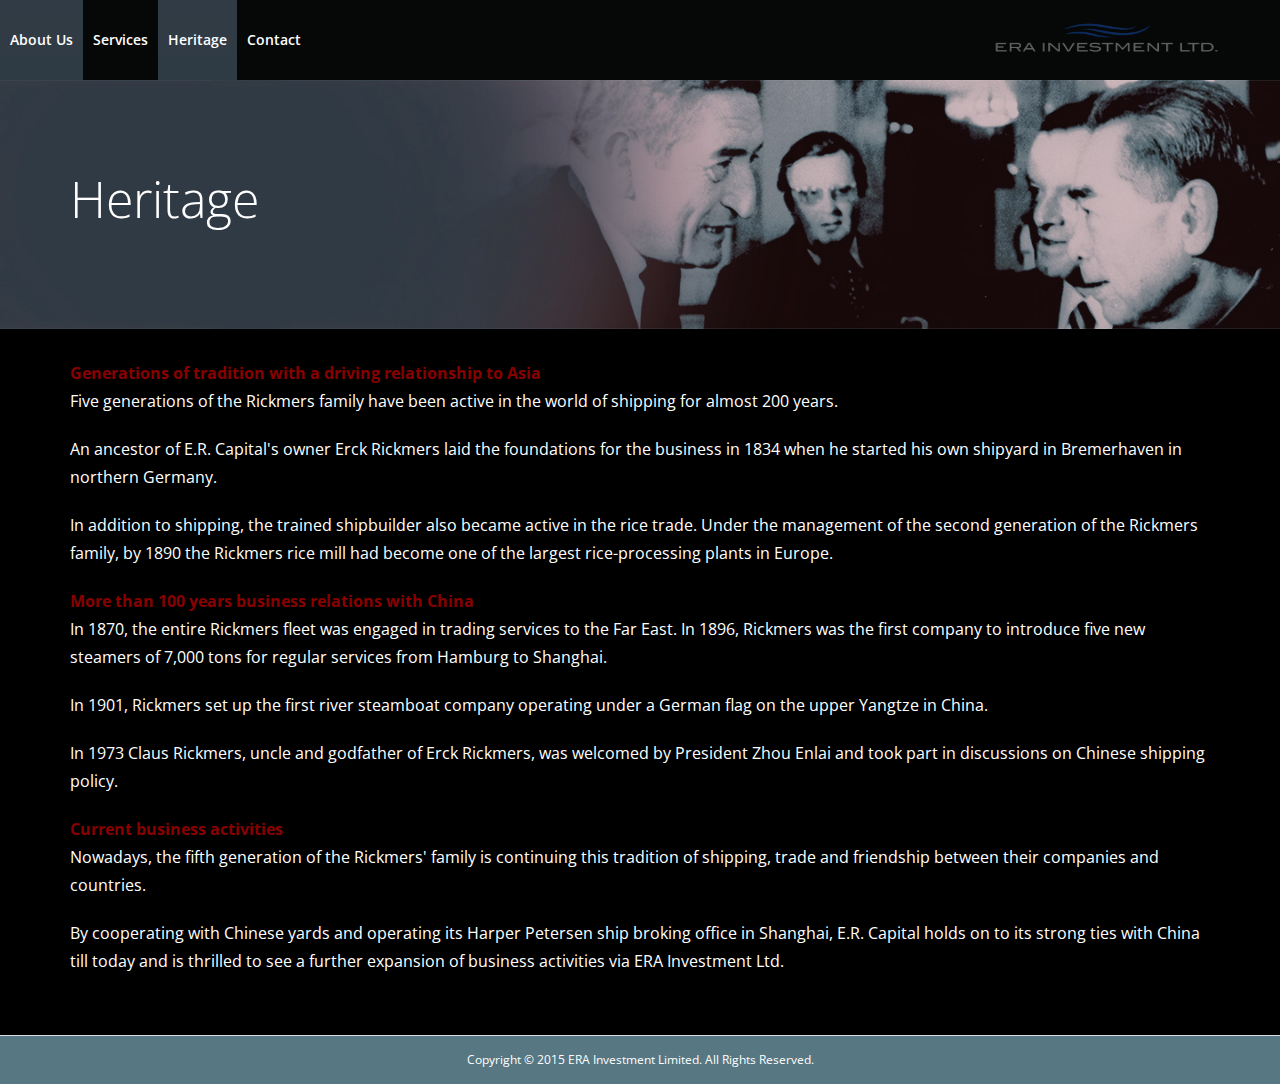
<file: eraInvestment/heritage.html>
<!DOCTYPE html>
<html lang="en">
<head><meta http-equiv="Content-Type" content="text/html; charset=utf-8"><meta http-equiv="X-UA-Compatible" content="IE=edge"><meta name="viewport" content="width=device-width, initial-scale=1.0"><meta name="description" content=""><meta name="author" content="">
	<title>ERA INVESTMENT</title>
	<!-- Bootstrap core CSS -->
	<link href="css/bootstrap.css" rel="stylesheet" />
	<link href="css/doc.css" rel="stylesheet" />
	<link href="https://fonts.googleapis.com/css?family=Open+Sans:400,300,600,700,800" rel="stylesheet" type="text/css" /><!-- Just for debugging purposes. Don't actually copy this line! --><!--[if lt IE 9]><script src="../../docs-assets/js/ie8-responsive-file-warning.js"></script><![endif]--><!-- HTML5 shim and Respond.js IE8 support of HTML5 elements and media queries --><!--[if lt IE 9]>
      <script src="https://oss.maxcdn.com/libs/html5shiv/3.7.0/html5shiv.js"></script>
      <script src="https://oss.maxcdn.com/libs/respond.js/1.3.0/respond.min.js"></script>
    <![endif]--><!-- Custom styles for this template -->
</head>
<!-- NAVBAR
================================================== -->
<body>
<div class="wrapper">
<header class="header1">
<div class="menu">
<nav class="navbar navbar-default" role="navigation"><!-- Brand and toggle get grouped for better mobile display -->
<div class="navbar-header"><button class="navbar-toggle" data-target=".navbar-ex2-collapse" data-toggle="collapse" type="button"><span class="sr-only">Toggle navigation</span></button>
<div class="mob-logo">
<div class="logo_img"><a href="index.html"><img alt="" src="images/logo.png" /></a></div>
</div>
</div>

<div class="collapse navbar-collapse navbar-ex2-collapse">
<ul class="nav navbar-nav">
	<li><a href="about.html">About Us</a></li>
	<li><a href="service.html">Services</a></li>
	<li><a class="active" href="heritage.html">Heritage</a></li>
	<li><a href="contact.html">Contact</a></li>
</ul>
</div>
</nav>
</div>

<div class="logo">
<div class="logo_img"><a href="index.html"><img alt="" src="images/logo.png" style="width: 313px; height: 80px;" /></a></div>
</div>
</header>

<div class="bnnr_sec">
<div class="hrtg_bannr_img"><img alt="" src="images/heritage.jpg" />
<div class="hrtg_bnnr_txt">
<div class="container">
<div class="row">
<div class="col-sm-12">
<div class="hrtg_txt">
<h2>Heritage</h2>
</div>
</div>
</div>
</div>
</div>
</div>
</div>

<div class="hrtg_mid_sec">
<div class="container">
<div class="row">
<div class="col-sm-12">
<div class="hrtg_sec_txt">
<h4>Generations of tradition with a driving relationship to Asia</h4>

<p>Five generations of the Rickmers family have been active in the world of shipping for almost 200 years.</p>
&nbsp;

<p>An ancestor of E.R. Capital&#39;s owner Erck Rickmers laid the foundations for the business in 1834 when he started his own shipyard in Bremerhaven in northern Germany.</p>
&nbsp;

<p>In addition to shipping, the trained shipbuilder also became active in the rice trade. Under the management of the second generation of the Rickmers family, by 1890 the Rickmers rice mill had become one of the largest rice-processing plants in Europe.</p>
&nbsp;

<h4>More than 100 years business relations with China</h4>

<p>In 1870, the entire Rickmers fleet was engaged in trading services to the Far East. In 1896, Rickmers was the first company to introduce five new steamers of 7,000 tons for regular services from Hamburg to Shanghai.</p>
&nbsp;

<p>In 1901, Rickmers set up the first river steamboat company operating under a German flag on the upper Yangtze in China.</p>
&nbsp;

<p>In 1973 Claus Rickmers, uncle and godfather of Erck Rickmers, was welcomed by President Zhou Enlai and took part in discussions on Chinese shipping policy.</p>
&nbsp;

<h4>Current business activities</h4>

<p>Nowadays, the fifth generation of the Rickmers&#39; family is continuing this tradition of shipping, trade and friendship between their companies and countries.</p>
&nbsp;

<p>By cooperating with Chinese yards and operating its Harper Petersen ship broking office in Shanghai, E.R. Capital holds on to its strong ties with China till today and is thrilled to see a further expansion of business activities via ERA Investment Ltd.</p>
</div>
</div>
</div>
</div>
</div>

<footer class="footer1">
<div class="container">
<div class="row">
<div class="col-sm-12">
<div class="copy">
<p>Copyright &copy; 2015 ERA Investment Limited. All Rights Reserved.</p>
</div>
</div>
</div>
</div>
</footer>
</div>
<!-- Bootstrap core JavaScript
================================================== --><!-- Placed at the end of the document so the pages load faster --><script src="https://code.jquery.com/jquery-1.10.2.min.js"></script><script src="js/jquery.js"></script><script>
			// Wait until the DOM has loaded before querying the document
			$(document).ready(function(){
				$('ul.tabs').each(function(){
					// For each set of tabs, we want to keep track of
					// which tab is active and it's associated content
					var $active, $content, $links = $(this).find('a');

					// If the location.hash matches one of the links, use that as the active tab.
					// If no match is found, use the first link as the initial active tab.
					$active = $($links.filter('[href="'+location.hash+'"]')[0] || $links[0]);
					$active.addClass('active');

					$content = $($active[0].hash);

					// Hide the remaining content
					$links.not($active).each(function () {
						$(this.hash).hide();
					});

					// Bind the click event handler
					$(this).on('click', 'a', function(e){
						// Make the old tab inactive.
						$active.removeClass('active');
						$content.hide();

						// Update the variables with the new link and content
						$active = $(this);
						$content = $(this.hash);

						// Make the tab active.
						$active.addClass('active');
						$content.show();

						// Prevent the anchor's default click action
						e.preventDefault();
					});
				});
			});
		</script><script src="js/bootstrap.js"></script><script src="js/bootstrap-carousel.js"></script><script src="js/application.js"></script><!-- OR --><!-- <script src="js/docs.min.js"></script> --><!-- IE10 viewport hack for Surface/desktop Windows 8 bug --><script src="js/ie10-viewport-bug-workaround.js"></script></body>
</html>
</file>
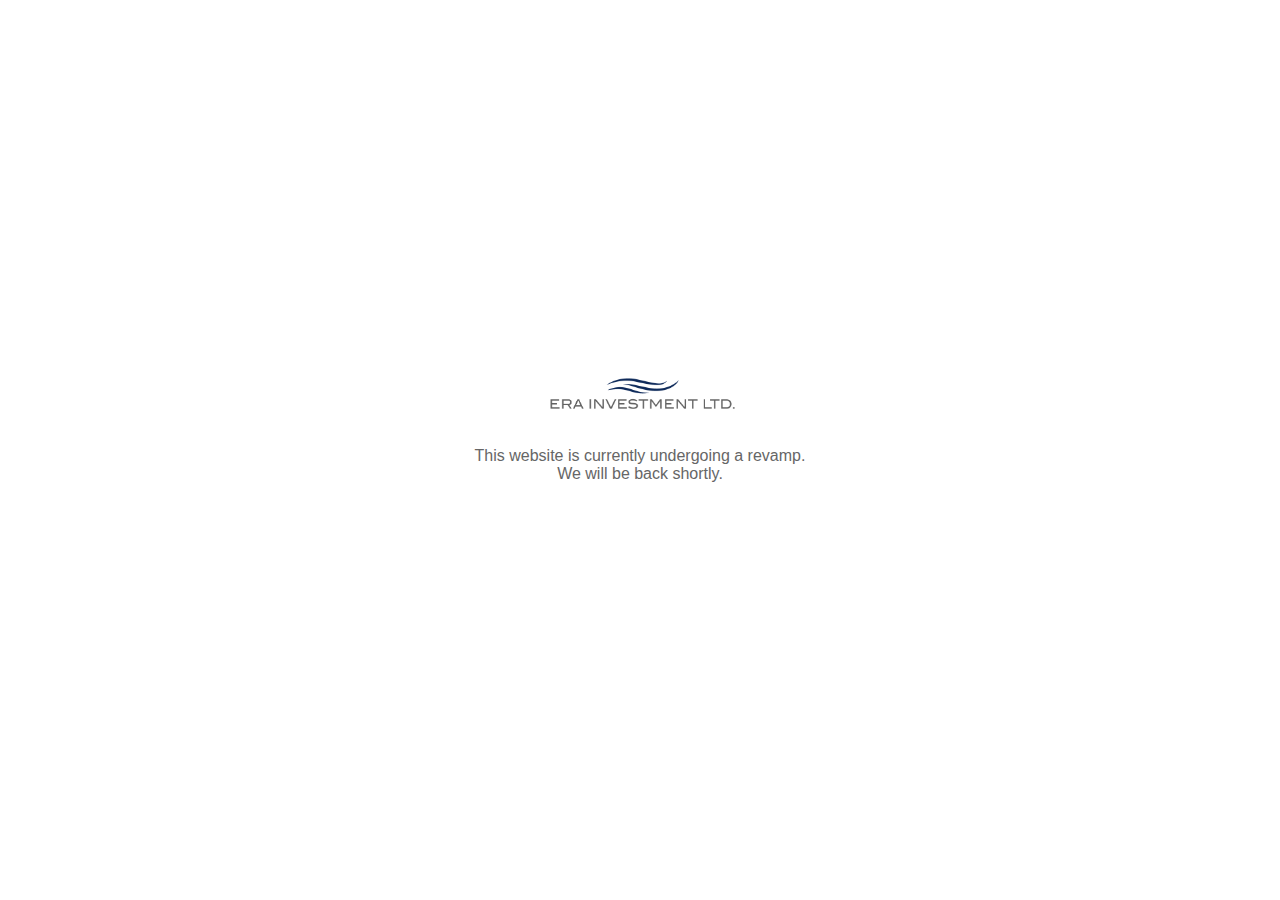
<file: eraInvestment/index_construction.html>
<!doctype html>
<html>
<head>
<meta charset="UTF-8">
<meta name="viewport" content="width=device-width, initial-scale=1.0; maximum-scale=1.0; user-scalable=0;" />
<title>ERA Investment Ltd</title>

<style type="text/css">
* {margin: 0; padding: 0; font-family: Gotham, "Helvetica Neue", Helvetica, Arial, sans-serif;}
#main {width: 100%; text-align: center; color: #666666; margin: 0 auto; position: relative; top: 20%; position: absolute; top: 50%; margin-top: -100px;}
#main div {width: 90%; max-width: 500px;}
#main img {display: block; margin: 0 auto; padding-bottom: 10px; width: 260px;}
</style>

</head>

<body>
<div id="main">
	<img src="images/logo.png">
    This website is currently undergoing a revamp. <br>
We will be back shortly.
</div>
</body>
</html>
</file>
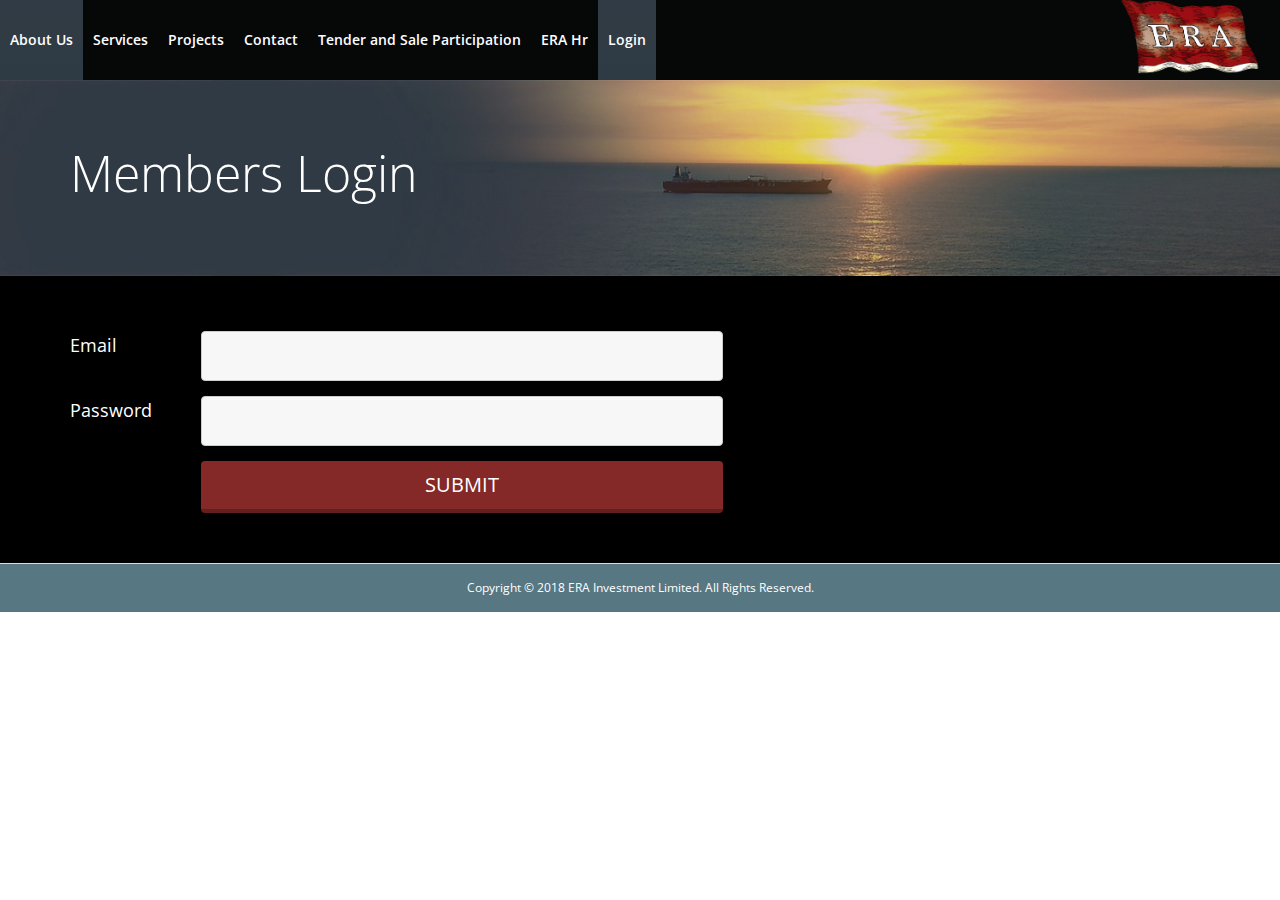
<file: eraInvestment/login.html>
<!DOCTYPE html>
<html lang="en">

<head>
	<meta http-equiv="Content-Type" content="text/html; charset=utf-8">
	<meta http-equiv="X-UA-Compatible" content="IE=edge">
	<meta name="viewport" content="width=device-width, initial-scale=1.0">
	<meta name="description" content="">
	<meta name="author" content="">
	<title>ERA INVESTMENT</title>
	<!-- Bootstrap core CSS -->
	<link href="css/bootstrap.css" rel="stylesheet" />
	<link href="css/doc.css" rel="stylesheet" />
	<link href="https://fonts.googleapis.com/css?family=Open+Sans:400,300,600,700,800" rel="stylesheet" type="text/css" />
	<!-- Just for debugging purposes. Don't actually copy this line! -->
	<!--[if lt IE 9]><script src="../../docs-assets/js/ie8-responsive-file-warning.js"></script><![endif]-->
	<!-- HTML5 shim and Respond.js IE8 support of HTML5 elements and media queries -->
	<!--[if lt IE 9]>
      <script src="https://oss.maxcdn.com/libs/html5shiv/3.7.0/html5shiv.js"></script>
      <script src="https://oss.maxcdn.com/libs/respond.js/1.3.0/respond.min.js"></script>
    <![endif]-->
	<!-- Custom styles for this template -->
</head>
<!-- NAVBAR
================================================== -->

<body>
	<div class="wrapper">
		<header class="header1">
			<div class="menu">
				<nav class="navbar navbar-default" role="navigation">
					<!-- Brand and toggle get grouped for better mobile display -->
					<div class="navbar-header">
						<button class="navbar-toggle" data-target=".navbar-ex2-collapse" data-toggle="collapse" type="button">
							<span class="sr-only">Toggle navigation</span>
							<span class="icon-bar"></span>
							<span class="icon-bar"></span>
							<span class="icon-bar"></span>
						</button>
						<div class="mob-logo">
							<div class="logo_img">
								<a href="index.html">
									<img alt="" src="images/era_logo.png" />
								</a>
							</div>
						</div>
					</div>


					<div class="collapse navbar-collapse navbar-ex2-collapse">
						<ul class="nav navbar-nav">
							<li>
								<a href="about.html">About Us</a>
							</li>
							<li>
								<a href="service.html">Services</a>
							</li>
							<li>
								<a href="projects.html">Projects</a>
							</li>
							<li>
								<a href="contact.html">Contact</a>
							</li>
							<!-- <li>
								<a href="departments.html">ERA Tech</a>
							</li> -->
							<li><a href="https://tender-era-investment.ics8.com/">Tender and Sale Participation </a></li>
							<li><a href="https://hr.era-technology.com/backstage/module/login.html">ERA Hr</a></li>
							<li><a class="active" href="login.html">Login</a></li>
						</ul>
					</div>
				</nav>
			</div>

			<div class="logo">
				<div class="logo_img">
					<a href="index.html">
						<img alt="" src="images/era_logo.png" style="height: 80px;" />
					</a>
				</div>
			</div>
		</header>

		<div class="bnnr_sec">
			<div class="cntc_bannr_img">
				<img alt="" src="images/contact.jpg" />
				<div class="cntc_bnnr_txt">
					<div class="container">
						<div class="row">
							<div class="col-sm-12">
								<div class="cntc_txt">
									<h2>Members Login</h2>
								</div>
							</div>
						</div>
					</div>
				</div>
			</div>
		</div>

		<div class="cntc_mid_sec">
			<div class="container">
				<div class="row">
					<div class="col-sm-7">
						<div class="cntc_box_sec">
							<div class="cntc_box_txt">
								<!-- <p>TEXTHERE</p> -->
							</div>

							<div class="cntc_form">
								<form class="contact_form" role="form">
									<div class="form-group">
										<label for="email">Email</label>
										<input class="form-control" id="email" name="email" type="email" />
									</div>
                                    <div class="form-group">
										<label for="pwd">Password</label>
										<input class="form-control" id="pwd" name="pwd" type="password" />
									</div>
									<button class="btn btn-default submit" type="submit">Submit</button>
								</form>
							</div>
						</div>
					</div>

					<div class="col-sm-5">
					</div>
				</div>
			</div>
		</div>

		<footer class="footer1">
			<div class="container">
				<div class="row">
					<div class="col-sm-12">
						<div class="copy">
							<p>Copyright &copy; 2018 ERA Investment Limited. All Rights Reserved.</p>
						</div>
					</div>
				</div>
			</div>
		</footer>
	</div>
	<!-- Bootstrap core JavaScript
================================================== -->
	<!-- Placed at the end of the document so the pages load faster -->
	<script src="https://code.jquery.com/jquery-1.10.2.min.js"></script>
	<script src="js/jquery.js"></script>
	<script>
		// Wait until the DOM has loaded before querying the document
		$(document).ready(function () {
			$('ul.tabs').each(function () {
				// For each set of tabs, we want to keep track of
				// which tab is active and it's associated content
				var $active, $content, $links = $(this).find('a');

				// If the location.hash matches one of the links, use that as the active tab.
				// If no match is found, use the first link as the initial active tab.
				$active = $($links.filter('[href="' + location.hash + '"]')[0] || $links[0]);
				$active.addClass('active');

				$content = $($active[0].hash);

				// Hide the remaining content
				$links.not($active).each(function () {
					$(this.hash).hide();
				});

				// Bind the click event handler
				$(this).on('click', 'a', function (e) {
					// Make the old tab inactive.
					$active.removeClass('active');
					$content.hide();

					// Update the variables with the new link and content
					$active = $(this);
					$content = $(this.hash);

					// Make the tab active.
					$active.addClass('active');
					$content.show();

					// Prevent the anchor's default click action
					e.preventDefault();
				});
			});
		});
	</script>
	<script src="js/bootstrap.js"></script>
	<script src="js/bootstrap-carousel.js"></script>
	<script src="js/application.js"></script>
	<!-- OR -->
	<!-- <script src="js/docs.min.js"></script> -->
	<!-- IE10 viewport hack for Surface/desktop Windows 8 bug -->
	<script src="js/ie10-viewport-bug-workaround.js"></script>
</body>

</html>
</file>
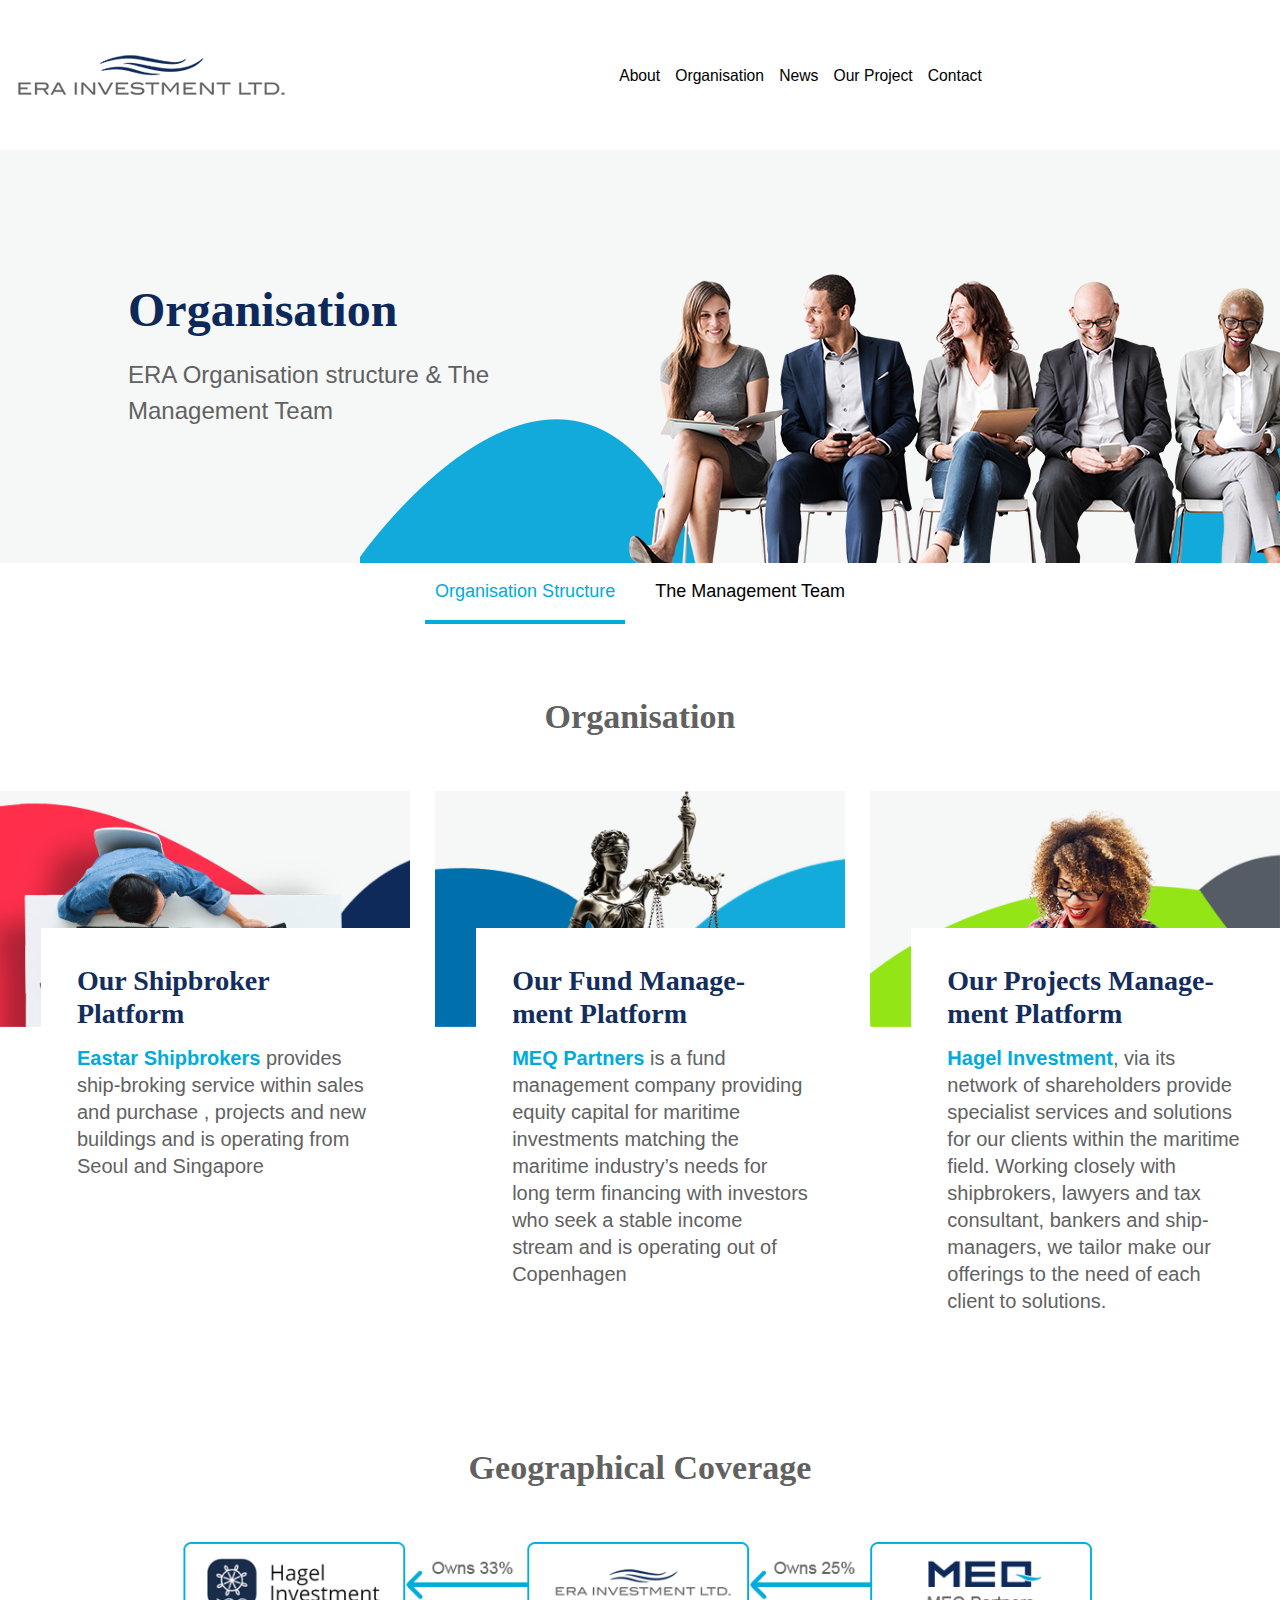
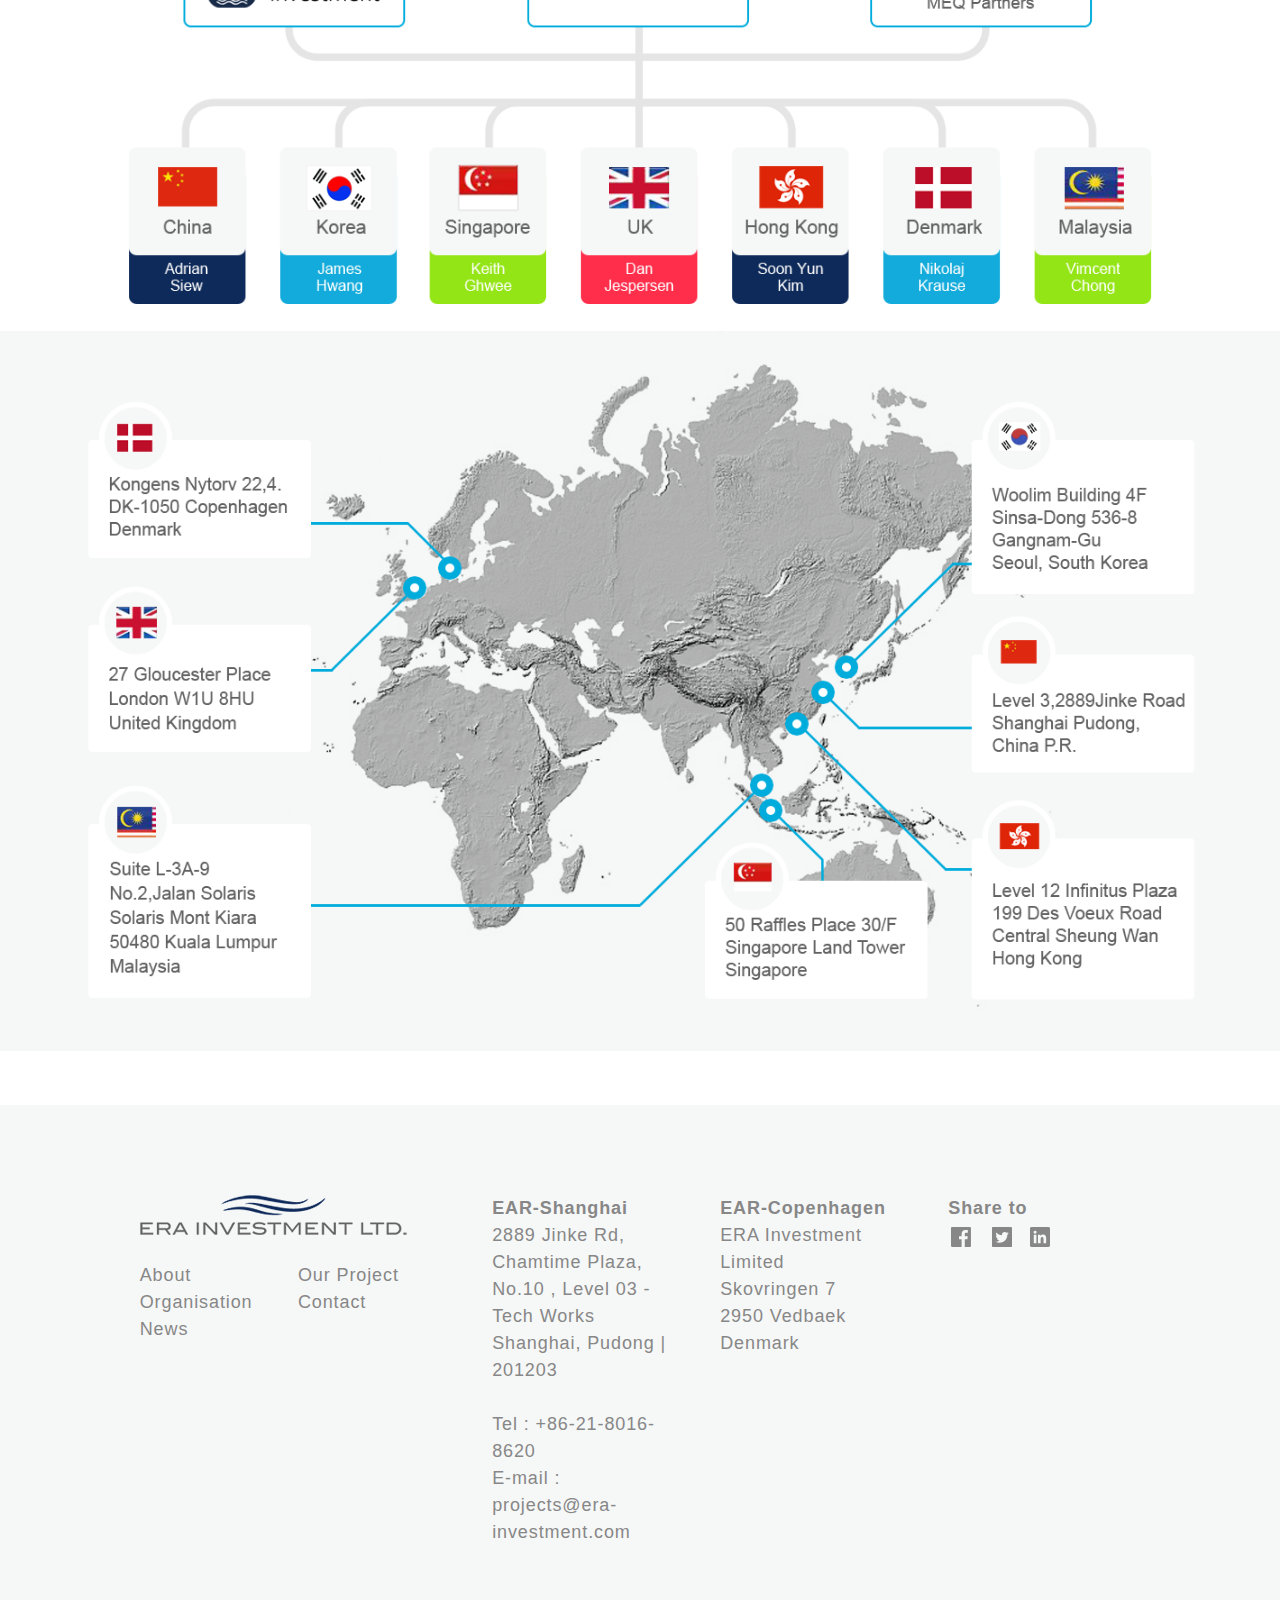
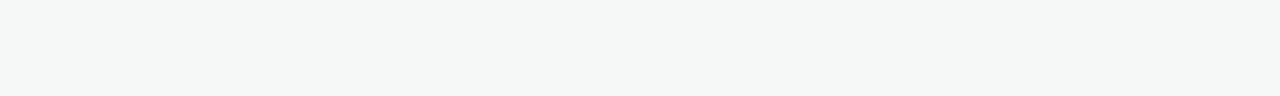
<file: eraInvestment/Organisation.html>
<!doctype html>

<html class="no-js" lang="sv" data-ng-app="axcel" xmlns="http://www.w3.org/1999/xhtml" xmlns:og="http://ogp.me/ns#" xmlns:fb="https://www.facebook.com/2008/fbml">

<head>


    <meta charset="utf-8">
    <meta http-equiv="X-UA-Compatible" content="IE=edge">
    <meta name="description" content="Axcel er en dansk kapitalfond med kontorer i K&#248;benhavn og Stockholm. Vi har en bred kreds af danske og internationale investorer og har et omfattende internationalt netv&#230;rk.">
    <meta name="keywords" content=" axcel kapitalfonde bestyrelsesarbejde">
    <meta name="viewport" content="width=device-width, initial-scale=1.0">
    <title>ERA INVESTMENT</title>


    <script src="assets/js/modernizr.js" async></script>

    <style>
        blockquote,
        body,
        caption,
        dd,
        dl,
        fieldset,
        figure,
        form,
        h1,
        h2,
        h3,
        h4,
        h5,
        h6,
        hr,
        legend,
        ol,
        p,
        pre,
        table,
        td,
        th,
        ul {
            margin: 0;
            padding: 0
        }
        /*! sanitize.css v3.3.0 | CC0 1.0 Public Domain | github.com/10up/sanitize.css */

        abbr[title] {
            text-decoration: underline;
            -webkit-text-decoration: underline dotted;
            text-decoration: underline dotted
        }

        audio:not([controls]) {
            display: none
        }

        b,
        strong {
            font-weight: bolder
        }

        button {
            -webkit-appearance: button;
            overflow: visible
        }

        button::-moz-focus-inner,
        input::-moz-focus-inner {
            border: 0;
            padding: 0
        }

        button:-moz-focusring,
        input:-moz-focusring {
            outline: 1px dotted ButtonText
        }

        button,
        select {
            text-transform: none
        }

        details {
            display: block
        }

        hr {
            overflow: visible
        }

        html {
            -ms-overflow-style: -ms-autohiding-scrollbar;
            overflow-y: scroll;
            -webkit-text-size-adjust: 100%
        }

        input {
            -webkit-border-radius: 0
        }

        input[type=button],
        input[type=reset],
        input[type=submit] {
            -webkit-appearance: button
        }

        input[type=number] {
            width: auto
        }

        input[type=search] {
            -webkit-appearance: textfield
        }

        input[type=search]::-webkit-search-cancel-button,
        input[type=search]::-webkit-search-decoration {
            -webkit-appearance: none
        }

        main {
            display: block
        }

        pre {
            overflow: auto
        }

        progress {
            display: inline-block
        }

        summary {
            display: block
        }

        svg:not(:root) {
            overflow: hidden
        }

        template {
            display: none
        }

        textarea {
            overflow: auto
        }

        [hidden] {
            display: none
        }

        *,
         :after,
         :before {
            box-sizing: inherit
        }

        * {
            font-size: inherit;
            line-height: inherit
        }

         :after,
         :before {
            text-decoration: inherit;
            vertical-align: inherit
        }

        button,
        input,
        select,
        textarea {
            font-family: inherit;
            font-style: inherit;
            font-weight: inherit
        }

        * {
            margin: 0;
            padding: 0
        }

        *,
         :after,
         :before {
            border-style: solid;
            border-width: 0
        }

        [tabindex],
        a,
        area,
        button,
        input,
        label,
        select,
        textarea {
            -ms-touch-action: manipulation;
            touch-action: manipulation
        }

        select {
            -moz-appearance: none;
            -webkit-appearance: none
        }

        select::-ms-expand {
            display: none
        }

        select::-ms-value {
            color: currentColor
        }

        svg {
            fill: currentColor
        }

        [aria-busy=true] {
            cursor: progress
        }

        [aria-controls] {
            cursor: pointer
        }

        [aria-disabled] {
            cursor: default
        }

        [hidden][aria-hidden=false] {
            clip: rect(0 0 0 0);
            display: inherit;
            position: absolute
        }

        [hidden][aria-hidden=false]:focus {
            clip: auto
        }

        * {
            background-repeat: no-repeat
        }

         :root {
            background-color: #fff;
            box-sizing: border-box;
            color: #000;
            cursor: default;
            font: 66.66667% sans-serif
        }

        a {
            text-decoration: none
        }

        audio,
        canvas,
        iframe,
        img,
        svg,
        video {
            vertical-align: middle
        }

        button,
        input,
        select,
        textarea {
            background-color: transparent;
            color: inherit
        }

        [type=button],
        [type=date],
        [type=datetime-local],
        [type=datetime],
        [type=email],
        [type=month],
        [type=number],
        [type=password],
        [type=reset],
        [type=search],
        [type=submit],
        [type=tel],
        [type=text],
        [type=time],
        [type=url],
        [type=week],
        button,
        select,
        textarea {
            min-height: 1.5em
        }

        code,
        kbd,
        pre,
        samp {
            font-family: Arial, Helvetica, sans-serif
        }

        nav ol,
        nav ul {
            list-style: none
        }

        small {
            font-size: 75%
        }

        table {
            border-collapse: collapse
        }

        textarea {
            resize: vertical
        }

         ::-moz-selection {
            background-color: #b3d4fc;
            color: #fff;
            text-shadow: none
        }

         ::selection {
            background-color: #b3d4fc;
            color: #fff;
            text-shadow: none
        }

        fieldset,
        input,
        select,
        textarea {
            font-family: inherit;
            font-size: 1rem;
            box-sizing: border-box;
            margin-top: 0;
            margin-bottom: 0
        }

        label {
            vertical-align: middle
        }

        input[type=date],
        input[type=datetime-local],
        input[type=datetime],
        input[type=email],
        input[type=month],
        input[type=number],
        input[type=password],
        input[type=search],
        input[type=tel],
        input[type=text],
        input[type=time],
        input[type=url],
        input[type=week] {
            height: auto;
            padding: .5rem 1rem;
            vertical-align: middle;
            -webkit-appearance: none
        }

        select {
            line-height: 1.75;
            padding: .5rem 1rem
        }

        select:not([multiple]) {
            height: auto;
            vertical-align: middle
        }

        textarea {
            line-height: 1.75;
            padding: .5rem 1rem
        }

        input[type=date],
        input[type=datetime-local],
        input[type=datetime],
        input[type=email],
        input[type=month],
        input[type=number],
        input[type=password],
        input[type=search],
        input[type=tel],
        input[type=text],
        input[type=time],
        input[type=url],
        input[type=week] {
            background-color: #f0f0f0
        }

        .form--large input[type=date],
        .form--large input[type=datetime-local],
        .form--large input[type=datetime],
        .form--large input[type=email],
        .form--large input[type=month],
        .form--large input[type=number],
        .form--large input[type=password],
        .form--large input[type=search],
        .form--large input[type=tel],
        .form--large input[type=text],
        .form--large input[type=time],
        .form--large input[type=url],
        .form--large input[type=week] {
            font-size: 1.25rem;
            line-height: 1.2em;
            width: 100%;
            padding: 1rem;
            max-height: 75px
        }

        .form--large input[type=date]:active,
        .form--large input[type=date]:focus,
        .form--large input[type=datetime-local]:active,
        .form--large input[type=datetime-local]:focus,
        .form--large input[type=datetime]:active,
        .form--large input[type=datetime]:focus,
        .form--large input[type=email]:active,
        .form--large input[type=email]:focus,
        .form--large input[type=month]:active,
        .form--large input[type=month]:focus,
        .form--large input[type=number]:active,
        .form--large input[type=number]:focus,
        .form--large input[type=password]:active,
        .form--large input[type=password]:focus,
        .form--large input[type=search]:active,
        .form--large input[type=search]:focus,
        .form--large input[type=tel]:active,
        .form--large input[type=tel]:focus,
        .form--large input[type=text]:active,
        .form--large input[type=text]:focus,
        .form--large input[type=time]:active,
        .form--large input[type=time]:focus,
        .form--large input[type=url]:active,
        .form--large input[type=url]:focus,
        .form--large input[type=week]:active,
        .form--large input[type=week]:focus {
            outline: 0
        }

        .form--large button {
            position: relative;
            transition: .26s cubic-bezier(.5, .1, 0, 1.2);
            background-color: #444;
            width: 75px;
            color: #fff;
            cursor: pointer
        }

        .form--large button:before {
            display: block;
            content: "";
            width: 100%;
            padding-top: 100%
        }

        .form--large button svg {
            position: absolute;
            top: 50%;
            left: 50%;
            -webkit-transform: translate(-50%, -50%);
            transform: translate(-50%, -50%);
            width: 50%;
            height: 50%
        }

        .form--large button:hover {
            background-color: #df1f16
        }

        a {
            color: currentColor
        }

        a,
        a i {
            transition: all .2s linear
        }

        a i {
            margin-left: .5rem
        }

        a:focus,
        a:hover {
            border-bottom: 0 solid
        }

        a:focus i,
        a:hover i {
            margin-left: 1rem
        }

        a svg>* {
            color: currentColor;
            fill: currentColor
        }

        img {
            max-width: 100%;
            vertical-align: middle;
            font-style: italic
        }

        .gm-style img,
        img[height],
        img[width] {
            max-width: none
        }

        figure img,
        figure picture,
        figure table {
            margin: 0
        }

        figure figcaption {
            font-size: .75rem;
            line-height: 1.125rem;
            color: #444;
            padding: 1rem
        }

        .no-js .lazyload {
            display: none
        }

        .svg-sprite-container {
            height: 0;
            width: 0;
            position: absolute;
            visibility: hidden;
            clip: rect(0 0 0 0);
            margin: -1px
        }

        img.colorify {
            opacity: 0;
            margin-bottom: 0
        }

        img.colorify.all-loaded {
            opacity: 1;
            transition: all 2s cubic-bezier(.5, .1, 0, 1.2)
        }

        img.colorify:not(.visible) {
            opacity: 0;
            -webkit-filter: blur(3px);
            filter: blur(3px)
        }

        img.colorify:not(.all-loaded).all-not-loaded {
            image-rendering: -moz-crisp-edges;
            image-rendering: -o-crisp-edges;
            image-rendering: -webkit-optimize-contrast;
            -ms-interpolation-mode: nearest-neighbor;
            image-rendering: pixelated
        }

        table {
            border-collapse: separate;
            border-spacing: 0;
            max-width: 100%;
            width: 100%
        }

        th {
            text-align: left;
            font-weight: 700
        }

        td,
        th {
            padding: .5rem 1rem;
            line-height: inherit
        }

        th {
            vertical-align: bottom
        }

        td {
            vertical-align: top
        }

        table {
            font-size: .75rem;
            line-height: 1.125rem;
            margin: 0 0 1.5rem
        }

        table thead th {
            text-transform: uppercase;
            border-bottom-width: 1px;
            border-bottom-style: solid;
            border-bottom-color: rgba(0, 0, 0, .125);
            letter-spacing: .1em
        }

        table tbody td,
        table tbody th,
        table thead td,
        table thead th {
            padding: .5rem
        }

        table.table--red thead th {
            border-bottom-color: #df1f16;
            color: #fff;
            background-color: #df1f16
        }

        table.table--stripped tbody tr:nth-child(2n) {
            background-color: #f0f0f0
        }

        table[table-sorting] thead th {
            cursor: pointer;
            transition: background .3s
        }

        table[table-sorting] thead th:focus {
            outline: 1px solid #bf150e
        }

        table[table-sorting] thead th:hover {
            background: #c81c14
        }

        body {
            font-family: Arial, Helvetica, sans-serif;
            line-height: 1.5;
            font-size: 100%
        }

        h1,
        h2,
        h3,
        h4,
        h5,
        h6 {
            font-weight: 700;
            line-height: 1.25;
            margin-top: 1em;
            margin-bottom: .5em
        }

        dl,
        ol,
        p,
        ul {
            margin-top: 0;
            margin-bottom: 1rem
        }

        code,
        pre,
        samp {
            font-family: Arial, Helvetica, sans-serif;
            font-size: inherit
        }

        pre {
            margin-top: 0;
            margin-bottom: 1rem;
            overflow-x: scroll
        }

        h6 {
            font-size: .75rem
        }

         :root {
            font-size: 12px;
            font-family: Arial, Helvetica, sans-serif;
            -webkit-font-smoothing: antialiased;
            -moz-osx-font-smoothing: grayscale
        }

        blockquote,
        dl,
        figure,
        img,
        ol,
        p,
        picture,
        ul {
            font-size: 1rem;
            line-height: 1.5rem;
            margin: 0 0 1.5rem
        }

        blockquote.lead,
        dl.lead,
        figure.lead,
        img.lead,
        ol.lead,
        p.lead,
        picture.lead,
        ul.lead {
            font-size: 1.15rem;
            line-height: 1.2em
        }

        blockquote.small,
        dl.small,
        figure.small,
        img.small,
        ol.small,
        p.small,
        picture.small,
        ul.small {
            font-size: .75rem;
            line-height: 1.125rem
        }

        address {
            margin: 0 0 1.5rem;
            font-style: normal;
            letter-spacing: .05em
        }

        h1,
        h2,
        h3,
        h4,
        h5,
        h6 {
            font-weight: 400;
            font-family: Georgia, Times, Times New Roman, serif
        }

        h1 {
            font-size: 2.5rem
        }

        h1,
        h2 {
            line-height: 1.2em
        }

        h2 {
            font-size: 1.85rem
        }

        h3 {
            font-size: 1.25rem
        }

        h3,
        h4 {
            line-height: 1.2em
        }

        h4 {
            font-size: 1.15rem
        }

        h5 {
            font-size: 1rem;
            line-height: 1.2em
        }

        blockquote {
            position: relative;
            padding: 0 1rem;
            width: 100%;
            margin: 0 1.5rem
        }

        blockquote p {
            font-size: 1.15rem;
            line-height: 1.2em;
            font-family: Georgia, Times, Times New Roman, serif;
            font-style: italic
        }

        blockquote p:after,
        blockquote p:before {
            color: #df1f16;
            display: inline
        }

        blockquote p:first-of-type:before {
            content: "\201C";
            padding-right: .1em
        }

        blockquote p:last-of-type:after {
            padding-left: .1em;
            content: "\201D"
        }

        blockquote:after {
            font-size: .75rem;
            line-height: 1.125rem;
            content: attr(cite);
            display: block;
            text-align: right;
            font-style: italic
        }

        .tweet {
            margin: 0 0 1.5rem;
            position: relative;
            font-family: Georgia, Times, Times New Roman, serif;
            font-style: italic
        }

        .tweet:after,
        .tweet:before {
            display: inline
        }

        .tweet:first-of-type:before {
            content: "\201C";
            padding-right: .1em
        }

        .tweet:last-of-type:after {
            padding-left: .1em;
            content: "\201D"
        }

        .container,
        .vbox-container {
            max-width: 79em;
            margin-left: auto;
            margin-right: auto
        }

        .archive-page__content,
        .col,
        .companies__item,
        .footer__address,
        .header__burger,
        .header__nav,
        .header__nav--primary,
        .header__nav--secondary,
        .icon-stack__column,
        .search-page__content,
        .team-item,
        .text-page__content,
        .text-page__sidebar {
            float: left;
            box-sizing: border-box
        }

        .projectTittle {
            width: 100%!important;
            text-align: center
        }

        .projectTittle h2 {
            color: #616161;
            font-weight: 700;
            font-size: 34px
        }

        .serviceimg {
            position: relative;
            margin-top: 80px;
            z-index: -1
        }

        .serviceTittle {
            width: 90%!important;
            text-align: center;
            /* margin: 0 auto; */
            margin-top: -100px;
            z-index: 22;
            background-color: #fff;
            position: relative;
            left: 50%;
            transform: translateX(-50%)
        }

        .col-right {
            float: right;
            box-sizing: border-box
        }

        .col-1 {
            width: 8.33333%
        }

        .col-2 {
            width: 16.66667%
        }

        .col-3 {
            width: 25%
        }

        .col-4 {
            width: 33.33333%
        }

        .col-5 {
            width: 41.66667%
        }

        .col-6 {
            width: 50%
        }

        .col-7 {
            width: 58.33333%
        }

        .col-8 {
            width: 66.66667%
        }

        .col-9 {
            width: 75%
        }

        .col-10,
        .team-item--title .content,
        .team-item__content,
        .team-item__image {
            width: 83.33333%
        }

        .col-11 {
            width: 91.66667%
        }

        .archive-page__content,
        .col-12,
        .companies__item,
        .footer__address,
        .search-page__content,
        .team-item,
        .team-item--title,
        .text-page__content,
        .text-page__sidebar {
            width: 100%
        }

        .row+.row {
            margin-top: 2rem
        }

        nav.primary-nav ul {
            list-style: none;
            margin-bottom: 0;
            font-size: .87rem
        }

        nav.primary-nav ul li {
            margin: 0 .3rem;
            text-align: center;
            display: inline-block
        }

        nav.primary-nav ul li:last-of-type {
            margin-right: 0
        }

        nav.primary-nav a {
            position: relative
        }

        nav.primary-nav a:after {
            transition: opacity .3s, -webkit-transform .3s;
            transition: opacity .3s, transform .3s;
            transition: opacity .3s, transform .3s, -webkit-transform .3s;
            content: "";
            position: absolute;
            top: 100%;
            left: 0;
            width: 100%;
            height: 2px;
            background-color: #f0f0f0;
            -webkit-transform: translateY(500%);
            transform: translateY(500%);
            opacity: 0
        }

        nav.primary-nav a.is-current,
        nav.primary-nav a:active,
        nav.primary-nav a:focus,
        nav.primary-nav a:hover {
            border: 0
        }

        nav.primary-nav a.is-current:after,
        nav.primary-nav a:active:after,
        nav.primary-nav a:focus:after,
        nav.primary-nav a:hover:after {
            opacity: 1;
            -webkit-transform: translateY(100%);
            transform: translateY(100%)
        }

        nav.primary-nav a:hover {
            color: #df1f16
        }

        nav.primary-nav a:hover:after {
            background-color: #df1f16
        }

        nav.secondary-nav {
            font-size: .75rem;
            line-height: 1.125rem;
            color: #444
        }

        nav.secondary-nav ul {
            margin-bottom: 0;
            list-style: none;
            font-size: inherit
        }

        nav.secondary-nav ul li {
            display: inline-block;
            text-align: center
        }

        nav.secondary-nav ul li a {
            position: relative;
            font-family: Arial, Helvetica, sans-serif
        }

        nav.secondary-nav ul li a:hover {
            color: #444
        }

        nav.secondary-nav ul li:first-child:after {
            display: inline-block;
            margin-left: .25rem;
            content: "/"
        }

        nav.secondary-nav ul li:last-of-type {
            margin-left: 1rem
        }

        nav.secondary-nav ul li:last-of-type svg {
            transition: all .2s cubic-bezier(.4, 0, 1, 1)
        }

        nav.secondary-nav ul li:last-of-type svg path {
            transition: inherit;
            fill: #444
        }

        nav.secondary-nav ul li:last-of-type:hover svg {
            -webkit-transform: scale(1.25);
            transform: scale(1.25)
        }

        nav.secondary-nav ul li:last-of-type:hover svg path {
            fill: #444
        }

        nav.secondary-nav a {
            text-decoration: none;
            transition: color .2s cubic-bezier(.4, 0, 1, 1)
        }

        nav.secondary-nav a:active,
        nav.secondary-nav a:focus,
        nav.secondary-nav a:hover {
            outline: none;
            border: 0;
            color: #000
        }

        .header__nav--mobile {
            position: relative;
            z-index: -1;
            height: 0;
            opacity: 0;
            transition: all .64s ease;
            -webkit-transform: translateY(-200%);
            transform: translateY(-200%)
        }

        .header__nav--mobile ul {
            margin-top: 30px;
            margin-bottom: 0;
            color: #5E5E5E;
            list-style: none;
            font-size: inherit
        }

        .header__nav--mobile ul li {
            transition: all .1s ease
        }

        .header__nav--mobile ul li a {
            display: block;
            outline: none;
            border-bottom: 0;
            cursor: pointer
        }

        .header__nav--mobile ul li a[aria-haspopup] svg {
            float: right;
            margin-right: 8px;
            transition: -webkit-transform .2s linear;
            transition: transform .2s linear;
            transition: transform .2s linear, -webkit-transform .2s linear;
            -webkit-transform: rotate(90deg);
            transform: rotate(90deg);
            -webkit-transform-origin: center center;
            transform-origin: center center;
            pointer-events: none;
            position: relative;
            top: 4px
        }

        .header__nav--mobile ul li a[aria-haspopup] svg svg path {
            fill: currentColor
        }

        .header__nav--mobile ul li a[aria-haspopup].is-open svg {
            -webkit-transform: rotate(180deg);
            transform: rotate(180deg)
        }

        .header__nav--mobile li ul {
            display: none;
            margin-top: 0;
            color: #444
        }

        .header__nav--mobile li ul.block {
            display: inherit;
            color: #fff
        }

        .header__nav--mobile a.is-open+ul {
            display: block
        }

        .header__nav--mobile .sub-level--one {
            background-color: #f0f0f0
        }

        .header__nav--mobile .sub-level--two {
            background-color: #fff
        }

        .is-open .header__nav--mobile {
            z-index: 1;
            height: auto;
            opacity: 1;
            -webkit-transform: translate(0);
            transform: translate(0)
        }

        .burger {
            position: relative;
            display: inline-block;
            width: 32px;
            height: 24px;
            outline: none;
            cursor: pointer
        }

        .burger span {
            position: absolute;
            top: 50%;
            -webkit-transform: translateY(-50%);
            transform: translateY(-50%);
            left: 0;
            width: 100%;
            height: 2px;
            background-color: #444
        }

        .burger span:after,
        .burger span:before {
            position: absolute;
            left: 0;
            width: 100%;
            height: 100%;
            background: inherit;
            content: "";
            transition: -webkit-transform .3s;
            transition: transform .3s;
            transition: transform .3s, -webkit-transform .3s
        }

        .burger span:before {
            -webkit-transform: translateY(-500%);
            transform: translateY(-500%)
        }

        .burger span:after {
            -webkit-transform: translateY(500%);
            transform: translateY(500%)
        }

        .is-open .burger span {
            background-color: transparent
        }

        .is-open .burger span:after,
        .is-open .burger span:before {
            background-color: currentColor
        }

        .is-open .burger span:after {
            -webkit-transform: translateY(0) rotate(45deg);
            transform: translateY(0) rotate(45deg)
        }

        .is-open .burger span:before {
            -webkit-transform: translateY(0) rotate(-45deg);
            transform: translateY(0) rotate(-45deg)
        }

        .sub-navigation {
            display: none;
            visibility: hidden
        }

        .sub-navigation .sub-nav ul {
            margin-bottom: 0;
            list-style: none;
            text-align: center;
            font-size: inherit
        }

        .sub-navigation .sub-nav ul li {
            display: inline-block;
            margin: 0 .5rem;
            text-align: center
        }

        .sub-navigation .sub-nav ul li:last-of-type {
            margin-right: 0
        }

        .sub-navigation .sub-nav a {
            position: relative
        }

        .sub-navigation .sub-nav a:after {
            position: absolute;
            top: 100%;
            left: 0;
            width: 100%;
            height: 2px;
            background-color: #f0f0f0;
            content: "";
            opacity: 0;
            transition: opacity .3s, -webkit-transform .3s;
            transition: opacity .3s, transform .3s;
            transition: opacity .3s, transform .3s, -webkit-transform .3s;
            -webkit-transform: translateY(500%);
            transform: translateY(500%)
        }

        .sub-navigation .sub-nav a.is-current,
        .sub-navigation .sub-nav a:active,
        .sub-navigation .sub-nav a:focus,
        .sub-navigation .sub-nav a:hover {
            border: 0
        }

        .sub-navigation .sub-nav a.is-current:after,
        .sub-navigation .sub-nav a:active:after,
        .sub-navigation .sub-nav a:focus:after,
        .sub-navigation .sub-nav a:hover:after {
            opacity: 1;
            -webkit-transform: translateY(100%);
            transform: translateY(100%)
        }

        .sub-navigation .sub-nav a.is-current:after,
        .sub-navigation .sub-nav a:hover:after {
            background-color: #b0b0b0
        }

        .sub-navigation .aside-level {
            display: none
        }

        .sub-navigation .aside-level.level--1 {
            background-color: #f0f0f0
        }

        .sub-navigation .aside-level.level--2 {
            background-color: #df1f16;
            color: #f0f0f0
        }

        .hero,
        .hero__images {
            position: relative;
            overflow: hidden
        }

        .hero__images {
            left: -1rem;
            width: calc(100vw + 1rem)
        }

        .hero__images:before {
            display: block;
            content: "";
            width: 100%;
            padding-top: 27.86458%
        }

        .hero__images .image-container,
        .hero__images picture {
            position: absolute;
            top: 50%;
            left: 50%;
            -webkit-transform: translate(-50%, -50%);
            transform: translate(-50%, -50%);
            width: 100%
        }

        .hero__images .image-container img,
        .hero__images picture img {
            -o-object-fit: cover;
            object-fit: cover;
            width: 100%;
            height: 100%;
            padding: 0;
            margin-bottom: 0
        }

        .hero__slider {
            position: absolute;
            height: 100%;
            top: 0;
            width: 100%
        }

        .hero__content {
            color: #fff;
            background-color: #0d2b5a;
            position: relative;
            z-index: 2;
            float: right;
            padding: 2rem;
            width: 83.33333%;
            text-align: center
        }

        .hero__content h1 {
            margin: 0
        }

        .hero__content a {
            font-weight: 700;
            display: inline-block;
            margin-top: 2rem
        }

        .hero__images+.hero__content {
            margin-top: -45px
        }

        .hero--big .hero__images {
            position: relative
        }

        .hero--big .hero__images:before {
            display: block;
            content: "";
            width: 100%;
            padding-top: 50%
        }

        .hero--big .hero__content {
            width: 91.66667%
        }

        .hero__slider .hero__image {
            transition: opacity 1s cubic-bezier(.4, 0, 1, 1);
            position: absolute;
            top: 0;
            left: 0;
            right: 0;
            bottom: 0;
            opacity: 0
        }

        .hero__slider .hero__image.is-active {
            opacity: 1
        }

        .stack-item__icon {
            color: #df1f16;
            margin-bottom: 2rem
        }

        .stack-item__icon svg {
            height: 10vw;
            width: 10vw;
            max-height: 100px;
            max-width: 100px
        }

        .stack-item__content h4 {
            margin-top: 0
        }

        .stack-item__content a {
            font-weight: 700;
            color: #df1f16
        }
        /* .company {
            overflow: hidden
        } */

        .company__image {
            position: relative;
            float: right;
            overflow: hidden;
            width: 100%
        }

        .company__image:before {
            display: block;
            content: "";
            width: 100%;
            padding-top: 57.82609%
        }

        .company__image img,
        .company__image picture {
            position: absolute;
            top: 50%;
            -webkit-transform: translateY(-50%);
            transform: translateY(-50%);
            right: 0;
            width: calc(100% - 2rem);
            -o-object-fit: cover;
            object-fit: cover;
            margin-bottom: 0;
            /* width: 100% */
        }

        .allimage img,
        .allimage picture {
            width: 100%
        }

        .company--right .company__image img,
        .company--right .company__image picture {
            right: auto;
            left: 0
        }

        .company--right .company__image {
            float: left
        }

        .company__content {
            color: #616161;
            background-color: #fff;
            position: relative;
            z-index: 2;
            float: left;
            margin-top: -4rem;
            padding: 2rem;
            width: 83.33333%
        }

        .contentone {
            background-color: #0E2A5A;
            margin-top: -100px
        }

        .contentone h3,
        .contenttwo h3,
        .contentthree h3 {
            padding-left: 40px;
            font-size: 28px;
            font-weight: 700
        }

        .contentone h3 p,
        .contenttwo h3 p,
        .contentthree h3 p {
            font-size: 20px
        }
        /* .contenttwo h3 {
            display: inline-block;
            position: relative;
            top: -10px;
            left: 10px;
        } */

        .contentthree {
            background-color: #565C66;
            margin-top: -100px
        }

        .contentwhite {
            background-color: #fff;
            color: #616161
        }

        .js .company__content {
            opacity: 0;
            transition: all .5s cubic-bezier(.5, .1, 0, 1.2);
            -webkit-transform: translateX(-50%);
            transform: translateX(-50%)
        }

        .js .in-view .company__content {
            opacity: 1!important;
            -webkit-transform: translateX(0)!important;
            transform: translateX(0)!important
        }

        .company__content h3 {
            margin-top: 0
        }

        .company--right .company__content {
            float: right
        }

        .js .company--right .company__content {
            opacity: 0;
            transition: all .5s cubic-bezier(.5, .1, 0, 1.2);
            -webkit-transform: translateX(50%);
            transform: translateX(50%)
        }

        .js .in-view .company--right .company__content {
            opacity: 1!important;
            -webkit-transform: translateX(0)!important;
            transform: translateX(0)!important
        }

        .company__content a {
            font-weight: 700
        }

        .company--right {
            float: right
        }

        .team-item,
        .team-item__image {
            position: relative;
            overflow: hidden
        }

        .team-item__image {
            z-index: 2;
            float: left;
            margin-top: 2rem
        }

        .js .team-item__image {
            opacity: 0;
            transition: all .5s cubic-bezier(.5, .1, 0, 1.2);
            -webkit-transform: translateX(-50%);
            transform: translateX(-50%)
        }

        .js .in-view .team-item__image {
            opacity: 1!important;
            -webkit-transform: translateX(0)!important;
            transform: translateX(0)!important
        }

        .team-item--right .team-item__image {
            right: 0;
            float: right
        }

        .js .team-item--right .team-item__image {
            opacity: 0;
            transition: all .5s cubic-bezier(.5, .1, 0, 1.2);
            -webkit-transform: translateX(50%);
            transform: translateX(50%)
        }

        .js .in-view .team-item--right .team-item__image {
            opacity: 1!important;
            -webkit-transform: translateX(0)!important;
            transform: translateX(0)!important
        }

        .team-item__image picture {
            width: auto;
            height: 100%;
            -o-object-fit: cover;
            object-fit: cover
        }

        .team-item__image picture img {
            width: 100%;
            margin-bottom: 0
        }

        .team-item__content {
            position: relative;
            float: right;
            background-color: #f0f0f0
        }

        .team-item--right .team-item__content {
            float: left
        }

        .team-item__content:before {
            position: absolute;
            display: block;
            width: 100%;
            height: 100vw;
            background-color: inherit;
            content: "";
            -webkit-transform: translateY(-100%);
            transform: translateY(-100%)
        }

        .team-item__content .content {
            padding: 2rem
        }

        .team-item__content .content h3 {
            margin-top: 0;
            color: #df1f16;
            font-weight: 700;
            font-family: Arial, Helvetica, sans-serif
        }

        .team-item__content .content h3 span {
            font-weight: 400;
            vertical-align: text-top;
            font-size: .8em;
            color: rgba(68, 68, 68, .5)
        }

        .team-item__content .content h4 {
            color: #444;
            font-weight: 400
        }

        .team-item__content .content>*+:not(.mt0) {
            margin-top: 2rem
        }

        .team-item__content .content a {
            color: #df1f16;
            font-weight: 700
        }

        .archive-list {
            list-style: none
        }

        .archive-list .archive-item {
            border-bottom-width: 1px;
            border-bottom-style: solid;
            border-bottom-color: rgba(0, 0, 0, .125);
            margin-bottom: 1.5rem
        }

        .archive-list .archive-item:last-of-type {
            border-bottom: 0;
            margin-bottom: 0
        }

        .archive-list .archive-item__content,
        .archive-list .archive-item__link,
        .archive-list .archive-item__title {
            width: 100%
        }

        .archive-list .archive-item__content,
        .archive-list .archive-item__link,
        .archive-list .archive-item__thumbnail,
        .archive-list .archive-item__title {
            padding: 0 1rem
        }

        .archive-list .archive-item__content,
        .archive-list .archive-item__thumbnail {
            margin-bottom: 1.5rem
        }

        .archive-list .archive-item__title * {
            font-weight: 700
        }

        .archive-list .archive-item__thumbnail {
            width: 25%;
            float: left
        }

        .archive-list .archive-item__content b {
            background-color: #ff0
        }

        .archive-list .archive-item__content :last-child {
            margin-bottom: 0
        }

        .archive-list .archive-item__link {
            clear: both
        }

        .archive-list .archive-item__link p a {
            color: #df1f16;
            font-weight: 700
        }

        .archive-list .archive-item .archive-item__thumbnail+.archive-item__content {
            width: 75%;
            float: right
        }

        header {
            position: relative;
            transition: .2s ease;
            padding-top: 30px;
            padding-bottom: 30px
        }

        header:after {
            transition: -webkit-transform .46s ease;
            transition: transform .46s ease;
            transition: transform .46s ease, -webkit-transform .46s ease;
            -webkit-transform: translateY(-100%);
            transform: translateY(-100%);
            content: "";
            display: block;
            background-color: #fff;
            top: 0;
            bottom: 0;
            position: absolute;
            width: 100%;
            z-index: -1
        }

        header.is-open {
            color: #5F5F5F
        }

        header.is-open:after {
            -webkit-transform: translateY(0);
            transform: translateY(0);
            background-color: #fff
        }

        .header__burger {
            float: right;
            z-index: 2;
            line-height: 0
        }

        .header__brand {
            z-index: 2
        }

        .header__nav {
            display: none
        }

        .header__brand a {
            display: block;
            border-bottom: 0;
            color: #df1f16
        }

        .is-open .header__brand a {
            color: #fff
        }

        .header__brand a:hover {
            color: #df1f16
        }

        .header__brand a svg {
            width: 100%;
            max-width: 190px
        }

        .header__brand a svg path {
            transition: fill .2s ease;
            fill: currentColor
        }

        footer .container,
        footer .vbox-container {
            color: #878787
        }

        footer .container a,
        footer .vbox-container a {
            transition: color .2s ease
        }

        footer .container a:hover,
        footer .vbox-container a:hover {
            color: #a8a8a8
        }

        .footer__bg {
            padding-top: 45px;
            padding-bottom: 45px;
            position: relative;
            background-color: #F6F7F7
        }

        .footer__headline {
            margin-top: 0;
            margin-bottom: 30px;
            font-size: 18px;
            line-height: 1.2
        }

        .footer__address,
        .footer__addresses {
            margin-bottom: 60px
        }

        .footer__address:last-of-type,
        .footer__address p:last-of-type {
            margin-bottom: 0
        }

        .icon-stack {
            padding: 2rem;
            background-color: #f0f0f0
        }

        .icon-stack__column+.icon-stack__column {
            margin-top: 2rem
        }

        .companies__item {
            margin-bottom: 2rem
        }



        .companies__item:first-of-type {
            padding-right: 2rem;
            padding-left: 2rem
        }

        .companies__item:first-of-type a {
            font-weight: 700
        }

        .team-item {
            margin-bottom: 2rem
        }

        .team-item--title {
            color: #fff;
            background-color: #df1f16;
            float: right
        }

        .team-item--title .content {
            text-align: center
        }

        .team-item--title .content h1 {
            text-align: center;
            margin: 0
        }

        .features .feature {
            margin-bottom: 2rem;
            position: relative;
            float: left;
            width: 100%
        }

        .features .feature--blog,
        .features .feature--thumbnail {
            position: relative;
            color: #fff
        }

        .features .feature--thumbnail {
            color: #616161
        }

        .features .feature--blog:before,
        .features .feature--thumbnail:before {
            display: block;
            content: "";
            width: 100%;
            padding-top: 60%
        }

        .features .feature {
            margin: 0
        }

        .features .feature--blog .feature__content,
        .features .feature--thumbnail .feature__content {
            position: absolute;
            top: 0;
            right: 0;
            bottom: 0;
            left: 0;
            display: -webkit-box;
            display: -ms-flexbox;
            display: flex;
            -webkit-box-align: center;
            -ms-flex-align: center;
            align-items: center
        }

        .features .feature--blog a.link-cover,
        .features .feature--thumbnail a.link-cover {
            position: absolute;
            top: 0;
            right: 0;
            bottom: 0;
            left: 0;
            display: block;
            border: 0
        }

        .features .feature--blog svg,
        .features .feature--thumbnail svg {
            transition: -webkit-transform .2s ease;
            transition: transform .2s ease;
            transition: transform .2s ease, -webkit-transform .2s ease;
            -webkit-transform: scale(1);
            transform: scale(1)
        }

        .features .feature--blog:hover svg,
        .features .feature--thumbnail:hover svg {
            -webkit-transform: scale(1.2);
            transform: scale(1.2)
        }

        .features .feature__thumbnail {
            position: absolute;
            top: 0;
            right: 0;
            bottom: 0;
            left: 0;
            z-index: 1;
            overflow: hidden
        }

        .features .feature__thumbnail img {
            width: 100%
        }

        .features .feature__thumbnail picture {
            position: absolute;
            top: 50%;
            -webkit-transform: translateY(-50%);
            transform: translateY(-50%);
            margin-bottom: 0;
            width: 100%;
            height: 100%
        }

        .features .feature__thumbnail picture img {
            margin-bottom: 0;
            width: 100%;
            -o-object-fit: cover;
            object-fit: cover
        }

        .features .feature__content {
            position: relative;
            z-index: 2;
            padding: 2rem;
            width: 100%;
            text-align: center
        }

        .features .feature__content .content {
            width: 100%
        }

        .features .feature__content .content a {
            color: #df1f16;
            font-weight: 700
        }

        .features .feature__content .content a.play-icon {
            max-width: 85px;
            color: #fff
        }

        .rte-content figure,
        .rte-content table {
            max-width: none;
            position: relative;
            width: 100%
        }

        .rte-content .figure-title {
            font-size: 1rem;
            line-height: 1.5rem;
            letter-spacing: .1em;
            margin-top: 0;
            font-weight: 700;
            font-family: Arial, Helvetica, sans-serif;
            text-transform: uppercase;
            border-bottom-width: 1px;
            border-bottom-style: solid;
            border-bottom-color: rgba(0, 0, 0, .125);
            padding-bottom: .5rem
        }

        .rte-content .figure-title.ml0 {
            margin-left: 0
        }

        .rte-content .figure-title--no-underline {
            border-bottom-width: 0
        }

        .rte-content ol li,
        .rte-content ul li {
            margin-left: 1em
        }

        .rte-content dl dt {
            font-weight: 700
        }

        .rte-content dl dd {
            margin-bottom: .5rem
        }

        .rte-content a {
            color: #df1f16
        }

        .rte-content a:hover {
            text-decoration: underline
        }

        .vbox-overlay {
            background: #fff;
            background: rgba(0, 0, 0, .85);
            width: 100%;
            height: auto;
            position: fixed;
            top: 0;
            left: 0;
            bottom: 0;
            z-index: 2;
            opacity: 0;
            overflow-x: hidden;
            overflow-y: auto
        }

        .vbox-close {
            transition: -webkit-transform .2s ease;
            transition: transform .2s ease;
            transition: transform .2s ease, -webkit-transform .2s ease;
            display: inline-block;
            width: 32px;
            height: 32px;
            outline: none;
            cursor: pointer;
            position: fixed;
            right: 1rem;
            top: 1rem;
            color: transparent;
            font-size: 0;
            line-height: 0;
            text-indent: -100px;
            overflow: hidden
        }

        .vbox-close:after,
        .vbox-close:before {
            transition: all .2s ease;
            position: absolute;
            top: 16px;
            left: 0;
            width: 100%;
            height: 2px;
            background: #fff;
            content: "";
            transition: -webkit-transform .3s;
            transition: transform .3s;
            transition: transform .3s, -webkit-transform .3s
        }

        .vbox-close:before {
            -webkit-transform: translateY(0) rotate(-45deg);
            transform: translateY(0) rotate(-45deg)
        }

        .vbox-close:after {
            -webkit-transform: translateY(0) rotate(45deg);
            transform: translateY(0) rotate(45deg)
        }

        .vbox-close:hover {
            -webkit-transform: rotate(90deg);
            transform: rotate(90deg)
        }

        .vbox-close:hover:after,
        .vbox-close:hover:before {
            background-color: #df1f16
        }

        .vbox-next,
        .vbox-prev {
            position: absolute;
            top: 50%;
            -webkit-transform: translateY(-50%);
            transform: translateY(-50%);
            transition: background-color .2s cubic-bezier(.5, .1, 0, 1.2);
            background-color: rgba(223, 31, 22, .75);
            cursor: pointer;
            position: fixed;
            color: #fff;
            width: 30px;
            height: 30px;
            text-indent: -100px;
            border: solid transparent;
            overflow: hidden;
            padding: 2rem;
            border-radius: 50%;
            background-position: 50% 50%;
            background-repeat: no-repeat;
            background-size: 36px auto
        }

        .vbox-next:hover,
        .vbox-prev:hover {
            background-color: #df1f16
        }

        .vbox-prev {
            left: 2rem;
            background-image: url(../images/gallery-arrow--left.png)
        }

        .vbox-next {
            right: 2rem;
            background-image: url(../images/gallery-arrow--right.png)
        }

        .venoframe {
            border: none;
            position: absolute;
            top: 1rem;
            left: 1rem;
            width: calc(100% - 2rem);
            height: calc(100% - 2rem)
        }

        .vbox-open {
            overflow: hidden
        }

        .vbox-container {
            position: relative;
            background: #000;
            width: 100%;
            padding: 0 2rem
        }

        .vbox-container img {
            width: 100%;
            margin-bottom: 0
        }

        .vbox-content {
            position: absolute;
            top: 50%;
            left: 50%;
            -webkit-transform: translate(-50%, -50%);
            transform: translate(-50%, -50%);
            position: fixed;
            max-width: calc(100vw - 2rem);
            text-align: center;
            float: left;
            width: 100%;
            overflow: hidden;
            margin: 0!important;
            padding: 1rem;
            background-color: #fff
        }

        .vbox--16-9 .vbox-content {
            position: relative;
            position: fixed
        }

        .vbox--16-9 .vbox-content:before {
            display: block;
            content: "";
            width: 100%;
            padding-top: 56.25%
        }

        .vbox-num,
        .vbox-preloader {
            display: none
        }

        .text-page__content--wide {
            float: none
        }

        .text-page__content.half {
            margin-left: 0
        }

        .text-page__sidebar {
            font-size: .75rem;
            line-height: 1.125rem
        }

        .text-page__sidebar * {
            font-size: inherit
        }

        .text-page__sidebar .figure-title {
            background-color: #f0f0f0;
            color: #df1f16;
            margin: 0;
            font-weight: 700;
            font-family: Arial, Helvetica, sans-serif;
            padding: 1rem
        }

        .text-page__sidebar dl {
            font-size: .75rem;
            line-height: 1.125rem;
            margin: 0
        }

        .text-page__sidebar dl dd,
        .text-page__sidebar dl dt {
            padding-left: .5rem;
            padding-right: .5rem
        }

        .text-page__sidebar dl dd p,
        .text-page__sidebar dl dt p {
            padding: 0
        }

        .text-page__sidebar dl dt {
            font-weight: 700;
            padding-top: .5rem
        }

        .text-page__sidebar dl dd {
            border-bottom-width: 1px;
            border-bottom-style: solid;
            border-bottom-color: rgba(0, 0, 0, .125);
            padding-bottom: .5rem
        }

        .text-page__sidebar dl dd:last-of-type {
            border-bottom-width: 0
        }

        .text-page__sidebar p {
            padding-left: 1rem;
            padding-right: 1rem
        }

        .text-page__sidebar .thumbs {
            list-style: none;
            margin: 0
        }

        .text-page__sidebar .thumbs li {
            position: relative;
            display: none;
            overflow: hidden
        }

        .text-page__sidebar .thumbs li:first-of-type,
        .text-page__sidebar .thumbs li a {
            display: block
        }

        .text-page__sidebar .thumbs li .open-icon {
            position: relative;
            position: absolute;
            top: 50%;
            left: 50%;
            -webkit-transform: translate(-50%, -50%);
            transform: translate(-50%, -50%);
            width: 25%;
            transition: all .26s cubic-bezier(.5, .1, 0, 1.2);
            background-color: rgba(223, 31, 22, .75);
            color: #fff;
            padding: 1rem;
            border-radius: 50%
        }

        .text-page__sidebar .thumbs li .open-icon:before {
            display: block;
            content: "";
            width: 100%;
            padding-top: 100%
        }

        .text-page__sidebar .thumbs li .open-icon svg {
            position: absolute;
            top: 50%;
            left: 50%;
            -webkit-transform: translate(-50%, -50%);
            transform: translate(-50%, -50%);
            width: 50%;
            transition: -webkit-transform .26s cubic-bezier(.5, .1, 0, 1.2);
            transition: transform .26s cubic-bezier(.5, .1, 0, 1.2);
            transition: transform .26s cubic-bezier(.5, .1, 0, 1.2), -webkit-transform .26s cubic-bezier(.5, .1, 0, 1.2)
        }

        .text-page__sidebar .thumbs li .open-icon:hover svg {
            -webkit-transform: translate(-50%, -50%) scale(1.75);
            transform: translate(-50%, -50%) scale(1.75)
        }

        .archive-page__content,
        .search-page__content,
        .text-page__content,
        .text-page__sidebar {
            margin-bottom: 2rem
        }

        .relative {
            position: relative
        }

        .absolute {
            position: absolute
        }

        .fixed {
            position: fixed
        }

        .top-0 {
            top: 0
        }

        .right-0 {
            right: 0
        }

        .bottom-0 {
            bottom: 0
        }

        .left-0 {
            left: 0
        }

        .z1 {
            z-index: 1
        }

        .z2 {
            z-index: 2
        }

        .z3 {
            z-index: 3
        }

        .z4 {
            z-index: 4
        }

        .display-none,
        .lg-show,
        .md-show,
        .sm-show {
            display: none!important
        }

        .hide {
            position: absolute!important;
            height: 1px;
            width: 1px;
            overflow: hidden;
            clip: rect(1px, 1px, 1px, 1px)
        }

        .bold {
            font-weight: 700
        }

        .regular {
            font-weight: 400
        }

        .italic {
            font-style: italic
        }

        .caps {
            text-transform: uppercase;
            letter-spacing: .2em
        }

        .left-align {
            text-align: left
        }

        .center {
            text-align: center
        }

        .right-align {
            text-align: right
        }

        .justify {
            text-align: justify
        }

        .nowrap {
            white-space: nowrap
        }

        .break-word {
            word-wrap: break-word
        }

        .truncate {
            max-width: 100%;
            overflow: hidden;
            text-overflow: ellipsis;
            white-space: nowrap
        }

        .list-reset {
            list-style: none;
            padding-left: 0
        }

        .inline {
            display: inline
        }

        .block {
            display: block
        }

        .inline-block {
            display: inline-block
        }

        .table {
            display: table
        }

        .table-cell {
            display: table-cell
        }

        .overflow-hidden {
            overflow: hidden
        }

        .overflow-scroll {
            overflow: scroll
        }

        .overflow-auto {
            overflow: auto
        }

        .archive-list .archive-item:after,
        .archive-list .archive-item:before,
        .archive-page:after,
        .archive-page:before,
        .clearfix:after,
        .clearfix:before,
        .container:after,
        .container:before,
        .features:after,
        .features:before,
        .footer__addresses:after,
        .footer__addresses:before,
        .hero:after,
        .hero:before,
        .icon-stack:after,
        .icon-stack:before,
        .row:after,
        .row:before,
        .rte-content dl:after,
        .rte-content dl:before,
        .search-page:after,
        .search-page:before,
        .stack-item:after,
        .stack-item:before,
        .team-item:after,
        .team-item:before,
        .text-page:after,
        .text-page:before,
        .vbox-container:after,
        .vbox-container:before {
            content: " ";
            display: table
        }

        .archive-list .archive-item:after,
        .archive-page:after,
        .clearfix:after,
        .container:after,
        .features:after,
        .footer__addresses:after,
        .hero:after,
        .icon-stack:after,
        .row:after,
        .rte-content dl:after,
        .search-page:after,
        .stack-item:after,
        .team-item:after,
        .text-page:after,
        .vbox-container:after {
            clear: both
        }

        .left {
            float: left
        }

        .right {
            float: right
        }

        .fit {
            max-width: 100%
        }

        .border-box {
            box-sizing: border-box
        }

        .h1 {
            font-size: 2.5rem
        }

        .h2 {
            font-size: 1.85rem
        }

        .h3 {
            font-size: 1.25rem
        }

        .h4 {
            font-size: 1.15rem
        }

        .h5 {
            font-size: 1rem
        }

        .h6 {
            font-size: .75rem
        }

        .m0 {
            margin: 0
        }

        .mt0 {
            margin-top: 0
        }

        .mr0 {
            margin-right: 0
        }

        .mb0 {
            margin-bottom: 0
        }

        .ml0 {
            margin-left: 0
        }

        .m1 {
            margin: .5rem
        }

        .mt1 {
            margin-top: .5rem
        }

        .mr1 {
            margin-right: .5rem
        }

        .mb1 {
            margin-bottom: .5rem
        }

        .ml1 {
            margin-left: .5rem
        }

        .m2 {
            margin: 1rem
        }

        .mt2 {
            margin-top: 1rem
        }

        .mr2 {
            margin-right: 1rem
        }

        .hero__content h1.mb2,
        .mb2 {
            margin-bottom: 1rem
        }

        .ml2 {
            margin-left: 1rem
        }

        .m3 {
            margin: 2rem
        }

        .mt3 {
            margin-top: 2rem
        }

        .mr3 {
            margin-right: 2rem
        }

        .mb3 {
            margin-bottom: 2rem
        }

        .ml3 {
            margin-left: 2rem
        }

        .m4 {
            margin: 4rem
        }

        .mt4 {
            margin-top: 4rem
        }

        .mr4 {
            margin-right: 4rem
        }

        .mb4 {
            margin-bottom: 4rem
        }

        .ml4 {
            margin-left: 4rem
        }

        .mxn1 {
            margin-left: -.5rem;
            margin-right: -.5rem
        }

        .mxn2 {
            margin-left: -1rem;
            margin-right: -1rem
        }

        .mxn3 {
            margin-left: -2rem;
            margin-right: -2rem
        }

        .mxn4 {
            margin-left: -4rem;
            margin-right: -4rem
        }

        .mx-auto {
            margin-left: auto;
            margin-right: auto
        }

        .p0 {
            padding: 0
        }

        .p1 {
            padding: .5rem
        }

        .py1 {
            padding-top: .5rem;
            padding-bottom: .5rem
        }

        .px1 {
            padding-left: .5rem;
            padding-right: .5rem
        }

        .header__nav--mobile ul li a,
        .p2 {
            padding: 1rem
        }

        .py2 {
            padding-top: 1rem;
            padding-bottom: 1rem
        }

        .archive-page__content,
        .container [class^=col]:not(.p0):not(.colorify),
        .footer__address,
        .header__burger,
        .header__nav,
        .header__nav--primary,
        .header__nav--secondary,
        .px2,
        .search-page__content,
        .text-page__content,
        .text-page__sidebar,
        .vbox-container [class^=col]:not(.p0):not(.colorify) {
            padding-left: 1rem;
            padding-right: 1rem
        }

        .p3 {
            padding: 2rem
        }

        .py3 {
            padding-top: 2rem;
            padding-bottom: 2rem
        }

        .px3 {
            padding-left: 2rem;
            padding-right: 2rem
        }

        .p4 {
            padding: 4rem
        }

        .py4 {
            padding-top: 4rem;
            padding-bottom: 4rem
        }

        .px4 {
            padding-left: 4rem;
            padding-right: 4rem
        }

        .flex {
            display: -webkit-box;
            display: -ms-flexbox;
            display: flex
        }

        .flex-column {
            -webkit-box-orient: vertical;
            -webkit-box-direction: normal;
            -ms-flex-direction: column;
            flex-direction: column
        }

        .flex-wrap {
            -ms-flex-wrap: wrap;
            flex-wrap: wrap
        }

        .flex-center {
            -webkit-box-align: center;
            -ms-flex-align: center;
            align-items: center
        }

        .flex-baseline {
            -webkit-box-align: baseline;
            -ms-flex-align: baseline;
            align-items: baseline
        }

        .flex-stretch {
            -webkit-box-align: stretch;
            -ms-flex-align: stretch;
            align-items: stretch
        }

        .flex-start {
            -webkit-box-align: start;
            -ms-flex-align: start;
            align-items: flex-start
        }

        .flex-end {
            -webkit-box-align: end;
            -ms-flex-align: end;
            align-items: flex-end
        }

        .flex-justify {
            -webkit-box-pack: justify;
            -ms-flex-pack: justify;
            justify-content: space-between
        }

        .flex-auto {
            -webkit-box-flex: 1;
            -ms-flex: 1 1 auto;
            flex: 1 1 auto;
            min-width: 0;
            min-height: 0
        }

        .flex-grow {
            -webkit-box-flex: 1;
            -ms-flex: 1 0 auto;
            flex: 1 0 auto
        }

        .flex-none {
            -webkit-box-flex: 0;
            -ms-flex: none;
            flex: none
        }

        .flex-first {
            -webkit-box-ordinal-group: 0;
            -ms-flex-order: -1;
            order: -1
        }

        .flex-last {
            -webkit-box-ordinal-group: 100000;
            -ms-flex-order: 99999;
            order: 99999
        }

        figure img,
        figure picture,
        figure table {
            margin-bottom: 0
        }

        .bg-white {
            background-color: #fff
        }

        .white {
            color: #fff
        }

        .bg-black {
            background-color: #000
        }

        .black {
            color: #000
        }

        .bg-gray {
            background-color: #f0f0f0
        }

        .gray {
            color: #f0f0f0
        }

        .bg-gray--dark {
            background-color: #444
        }

        .gray--dark {
            color: #444
        }

        .bg-red {
            background-color: #df1f16
        }

        .red {
            color: #df1f16
        }

        .icon {
            fill: currentColor
        }

        .icon-arrow-up {
            width: 14px
        }

        .icon-search {
            width: 15px
        }

        .icon-facebook,
        .icon-twitter {
            width: 26px
        }

        figcaption .icon {
            position: absolute;
            top: 50%;
            right: 0;
            -webkit-transform: translateY(-50%);
            transform: translateY(-50%)
        }

        figcaption .icon--rotate {
            -webkit-transform: translateY(-50%) rotate(180deg);
            transform: translateY(-50%) rotate(180deg)
        }

        .icon.white {
            fill: #fff
        }

        figcaption {
            position: relative
        }

        @media (min-width:680px) and (max-width:1200px) {
             :root {
                font-size: calc(12px + 6 * ((100vw - 680px) / 520))
            }
        }

        @media (min-width:46em) {

            #content {
                height: 280px;
                position: relative;
            }

            figure figcaption {
                padding: .5rem 0
            }
            blockquote {
                padding: 0;
                float: right;
                margin: 0 -8.33333% 1.5rem 1.5rem;
                width: 50%
            }
            .sm-col {
                float: left;
                box-sizing: border-box
            }
            .sm-col-right {
                float: right;
                box-sizing: border-box
            }
            .sm-col-1 {
                width: 8.33333%
            }
            .sm-col-2 {
                width: 16.66667%
            }
            .sm-col-3,
            .text-page__sidebar {
                width: 25%
            }
            .sm-col-4,
            .team-item__image {
                width: 33.33333%
            }
            .sm-col-5,
            .text-page__content.half {
                width: 41.66667%
            }
            .footer__address,
            .sm-col-6 {
                width: 50%
            }
            .sm-col-7 {
                width: 58.33333%
            }
            .sm-col-8,
            .text-page__content {
                width: 66.66667%
            }
            .sm-col-9,
            .team-item--title .content,
            .team-item__content {
                width: 75%
            }
            .archive-page__content,
            .search-page__content,
            .sm-col-10,
            .text-page__content--wide {
                width: 83.33333%
            }
            .companies__item,
            .sm-col-11 {
                width: 100%
            }
            .sm-col-12 {
                width: 100%
            }
            nav.primary-nav ul li {
                margin: 0 .3rem
            }
            .header__nav--mobile {
                clip: rect(0 0 0 0);
                display: none;
                opacity: 0;
                font: 0/0
            }
            .sub-navigation {
                display: block;
                visibility: visible;
                margin-bottom: 2rem
            }
            .sub-navigation .aside-level {
                display: block;
                padding-top: 20px;
                padding-bottom: 20px
            }
            .hero__content {
                float: right;
                margin-right: 1rem;
                padding: 40px 100px;
                min-height: auto;
                width: 75%;
                display: block;
                -webkit-box-align: initial;
                -ms-flex-align: initial;
                align-items: initial
            }
            .hero__images+.hero__content {
                margin-top: -90px
            }
            .hero--big .hero__content {
                width: 58.33333%
            }
            .hero__images+.hero--big .hero__content {
                margin-top: -293px
            }
            .stack-item__icon {
                margin-bottom: 0;
                width: 16.66667%
            }
            .stack-item__content {
                width: 83.33333%
            }
            .stack-item__content,
            .stack-item__icon {
                float: left;
                padding-right: 1rem;
                padding-left: 1rem
            }
            .company__content {
                width: 80%
            }
            .contentwhite {
                width: 90%;
            }
            .team-item {
                padding-right: .5rem;
                padding-left: .5rem
            }
            .team-item__image {
                position: absolute;
                top: 2rem;
                margin-top: 0
            }
            .team-item__content {
                padding-left: 8.33333%
            }
            .team-item--right .team-item__content {
                padding-right: 8.33333%;
                padding-left: 0
            }
            .team-item__content:before {
                display: none
            }
            header {
                padding-top: 55px;
                padding-bottom: 55px
            }
            header .container,
            header .vbox-container {
                display: -webkit-box;
                display: -ms-flexbox;
                display: flex;
                -webkit-box-pack: justify;
                -ms-flex-pack: justify;
                justify-content: space-between
            }
            .header__burger {
                display: none
            }
            .header__brand {
                -webkit-box-align: end;
                -ms-flex-align: end;
                align-items: flex-end;
                padding-left: 0
            }
            .header__brand,
            .header__nav {
                display: -webkit-box;
                display: -ms-flexbox;
                display: flex
            }
            .header__nav {
                padding-right: 0;
                -webkit-box-flex: 1;
                -ms-flex: 1 1 auto;
                flex: 1 1 auto;
                -webkit-box-orient: vertical;
                -webkit-box-direction: normal;
                -ms-flex-direction: column;
                flex-direction: column
            }
            .header__nav--primary {
                -webkit-box-flex: 1;
                -ms-flex: 1 1 auto;
                flex: 1 1 auto;
                width: 100%;
                text-align: right
            }
            .header__nav--secondary {
                width: 100%;
                -webkit-box-ordinal-group: 0;
                -ms-flex-order: -1;
                order: -1;
                text-align: right
            }
            .footer__bg {
                padding-top: 90px;
                padding-bottom: 90px
            }
            .footer__headline {
                font-size: 30px
            }
            .features .feature {
                position: relative;
                width: calc(50% - 1rem);
                margin: .5rem
            }
            .features .feature:before {
                display: block;
                content: "";
                width: 100%;
                padding-top: 60%
            }
            .features .feature__content {
                position: absolute;
                top: 0;
                right: 0;
                bottom: 0;
                left: 0;
                display: -webkit-box;
                display: -ms-flexbox;
                display: flex;
                -webkit-box-align: center;
                -ms-flex-align: center;
                align-items: center
            }
            .rte-content dl.dl--spaced dd {
                margin-bottom: 1.5rem
            }
            .rte-content dl.dl--inline dt {
                display: inline;
                float: left;
                padding-right: .5rem
            }
            .rte-content dl.dl--inline dd {
                text-align: right
            }
            .venoframe {
                top: 2rem;
                left: 2rem;
                width: calc(100% - 4rem);
                height: calc(100% - 4rem)
            }
            .vbox-container img {
                width: auto;
                max-height: 75vh
            }
            .vbox-content {
                max-width: calc(100vw - 16rem);
                padding: 2rem
            }
            .text-page__content {
                margin-left: 8.33333%
            }
            .text-page__content--wide {
                margin-left: auto;
                margin-right: auto
            }
            .text-page__content.half:first-of-type {
                margin-left: 8.33333%
            }
            .text-page__content,
            .text-page__sidebar {
                margin-bottom: 0
            }
            .archive-page__content,
            .search-page__content {
                margin-bottom: 0;
                margin-left: 8.33333%
            }
            .sm-show {
                display: block!important
            }
            .sm-hide {
                display: none!important
            }
            .sm-m0 {
                margin: 0
            }
            .sm-mt0 {
                margin-top: 0
            }
            .sm-mr0 {
                margin-right: 0
            }
            .sm-mb0 {
                margin-bottom: 0
            }
            .sm-ml0 {
                margin-left: 0
            }
            .sm-m1 {
                margin: .5rem
            }
            .sm-mt1 {
                margin-top: .5rem
            }
            .sm-mr1 {
                margin-right: .5rem
            }
            .sm-mb1 {
                margin-bottom: .5rem
            }
            .sm-ml1 {
                margin-left: .5rem
            }
            .sm-m2 {
                margin: 1rem
            }
            .sm-mt2 {
                margin-top: 1rem
            }
            .sm-mr2 {
                margin-right: 1rem
            }
            .sm-mb2 {
                margin-bottom: 1rem
            }
            .sm-ml2 {
                margin-left: 1rem
            }
            .sm-m3 {
                margin: 2rem
            }
            .sm-mt3 {
                margin-top: 2rem
            }
            .sm-mr3 {
                margin-right: 2rem
            }
            .sm-mb3 {
                margin-bottom: 2rem
            }
            .sm-ml3 {
                margin-left: 2rem
            }
            .sm-m4 {
                margin: 4rem
            }
            .sm-mt4 {
                margin-top: 4rem
            }
            .sm-mr4 {
                margin-right: 4rem
            }
            .sm-mb4 {
                margin-bottom: 4rem
            }
            .sm-ml4 {
                margin-left: 4rem
            }
            .sm-mxn1 {
                margin-left: -.5rem;
                margin-right: -.5rem
            }
            .sm-mxn2 {
                margin-left: -1rem;
                margin-right: -1rem
            }
            .sm-mxn3 {
                margin-left: -2rem;
                margin-right: -2rem
            }
            .sm-mxn4 {
                margin-left: -4rem;
                margin-right: -4rem
            }
            .sm-mx-auto {
                margin-left: auto;
                margin-right: auto
            }
            .sm-p1 {
                padding: .5rem
            }
            .sm-py1 {
                padding-top: .5rem;
                padding-bottom: .5rem
            }
            .sm-px1 {
                padding-left: .5rem;
                padding-right: .5rem
            }
            .sm-p2 {
                padding: 1rem
            }
            .sm-py2 {
                padding-top: 1rem;
                padding-bottom: 1rem
            }
            .sm-px2 {
                padding-left: 1rem;
                padding-right: 1rem
            }
            .sm-p3 {
                padding: 2rem
            }
            .sm-py3 {
                padding-top: 2rem;
                padding-bottom: 2rem
            }
            .sm-px3 {
                padding-left: 2rem;
                padding-right: 2rem
            }
            .sm-p4 {
                padding: 4rem
            }
            .sm-py4 {
                padding-top: 4rem;
                padding-bottom: 4rem
            }
            .sm-px4 {
                padding-left: 4rem;
                padding-right: 4rem
            }
            .sm-flex {
                display: -webkit-box;
                display: -ms-flexbox;
                display: flex
            }
            .moreButton {
                text-align: center
            }
            .moreButton button {
                width: 360px;
                height: 77px;
                font-size: 28px;
                font-weight: 700;
                border-radius: 40px;
                background-color: #00ABDB;
                border: 1px solid #000;
                outline: none;
                cursor: pointer
            }
            .content img {
                width: 108px!important;
            }
        }

        @media (min-width:56em) {
            .organisation-banner {
                width: 100%;
                height: 413px!important;
                background: url("./mymedia/organisation-banner.png") no-repeat center #F6F7F7!important;
                background-size: cover
            }
            .md-col {
                float: left;
                box-sizing: border-box
            }
            .md-col-right {
                float: right;
                box-sizing: border-box
            }
            .md-col-1 {
                width: 8.33333%
            }
            .md-col-2 {
                width: 16.66667%
            }
            .footer__address,
            .md-col-3 {
                width: 22%
            }
            .footer__addressFirst {
                width: 34%
            }
            .companies__item:first-of-type,
            .md-col-4 {
                width: 33.33333%
            }
            .md-col-5 {
                width: 41.66667%
            }
            .md-col-6 {
                width: 50%
            }
            .companies__item,
            .md-col-7,
            .text-page__content {
                width: 58.33333%
            }
            .service_item {
                padding-left: 5%
            }
            .newsList {
                width: 32%;
                float: left;
                margin-right: 2%
            }
            /*p:nth-last-child(odd)*/
            .newsListlast {
                margin-right: 0
            }

            .archive-page__content,
            .md-col-8,
            .search-page__content {
                width: 66.66667%
            }
            .md-col-9 {
                width: 75%
            }
            .md-col-10,
            .team-item--title {
                width: 83.33333%
            }
            #allContact {
                width: 100%
            }
            .md-col-11 {
                width: 100%
            }
            .md-col-12,
            .team-item--title .content {
                width: 100%
            }
            nav.primary-nav ul li {
                margin: 0 .3rem
            }
            nav.primary-nav ul li:last-of-type {
                margin-right: .3rem
            }
            nav.secondary-nav {
                color: #444
            }
            nav.secondary-nav ul li:last-of-type svg path {
                fill: #444
            }
            .sub-navigation .sub-nav ul li {
                margin: 0 1rem
            }
            .sub-navigation .sub-nav ul li:last-of-type {
                margin-right: 1rem
            }
            .sub-navigation .aside-level {
                padding-top: 40px;
                padding-bottom: 40px
            }
            .hero__images {
                width: calc(100vw + 2rem);
                width: 91.66667%
            }
            .hero__content {
                padding: 50px 50px;
                width: 41.66667%
            }
            .hero__images+.hero__content {
                margin-top: -180px
            }
            .hero--big .hero__images {
                width: 83.33333%;
                left: -2rem;
                position: absolute;
                top: 0;
                bottom: 0;
                height: 100%
            }
            .hero--big .hero__images:before {
                display: none
            }
            .hero--big .hero__images .image-container,
            .hero--big .hero__images picture {
                position: absolute;
                top: 50%;
                left: 50%;
                -webkit-transform: translate(-50%, -50%);
                transform: translate(-50%, -50%);
                height: 100%
            }
            .hero--big .hero__images--standalone {
                position: relative
            }
            .hero--big .hero__images--standalone .image-container {
                position: static;
                -webkit-transform: none;
                transform: none
            }
            .hero--big .hero__content {
                width: 33.33333%;
                margin: 75px 0
            }
            .stack-item__icon {
                margin-bottom: 2rem
            }
            .stack-item__content,
            .stack-item__icon {
                float: none;
                width: 100%
            }
            .company__content {
                margin-top: -200px;
                color: #fff
            }
            .contentone {
                margin-top: -100px
            }
            .contentthree {
                margin-top: -100px
            }
            .contenttwo {
                background-color: #12ABDB;
                float: right;
                /* color: #616161; */
                position: relative;
                /* left: 60%; */
                margin-top: -100px
            }
            .contentwhite {
                margin-top: -100px;
            }
            .contentwhite h3 {
                color: #132D5D;
                font-size: 28px;
                font-weight: 700;
                word-wrap: break-word
            }
            .contentwhite p {
                font-size: 20px;
                color: #616161;
                word-wrap: break-word
            }
            .contentwhite p span {
                color: #00ABDB;
                font-weight: 700;
            }
            .header__brand {
                display: block
            }
            .header__nav {
                -webkit-box-orient: initial;
                -webkit-box-direction: initial;
                -ms-flex-direction: initial;
                flex-direction: row;
                -webkit-box-pack: justify;
                -ms-flex-pack: justify;
                justify-content: space-between;
                -webkit-box-align: center;
                -ms-flex-align: center;
                align-items: center
            }
            .header__nav--primary {
                width: auto;
                text-align: center
            }
            .header__nav--secondary {
                color: #444;
                margin-bottom: 0;
                width: auto;
                -webkit-box-ordinal-group: initial;
                -ms-flex-order: initial;
                order: 0
            }
            .footer__headline {
                margin-bottom: 60px
            }
            .footer__address {
                margin-bottom: 0
            }
            .icon-stack__column {
                padding-right: 1rem;
                padding-left: 1rem;
                width: 33.33333%
            }
            .icon-stack__column+.icon-stack__column {
                margin-top: 0
            }
            .team-item {
                margin-bottom: 175px
            }
            .team-item:last-of-type {
                margin-bottom: 2rem
            }
            .team-item--title {
                padding: 0 .5rem;
                margin-top: 2rem
            }
            .team-item--title .content {
                padding-top: 125px;
                padding-bottom: 125px
            }
            .team .column--1 .team-item--right,
            .team .column--2 .team-item--left {
                display: none
            }
            .archive-page__content,
            .search-page__content,
            .text-page__content {
                margin-left: 16.66667%
            }
            .md-show {
                display: block!important
            }
            .md-hide {
                display: none!important
            }
            .md-m0 {
                margin: 0
            }
            .md-mt0 {
                margin-top: 0
            }
            .md-mr0 {
                margin-right: 0
            }
            .md-mb0 {
                margin-bottom: 0
            }
            .md-ml0 {
                margin-left: 0
            }
            .md-m1 {
                margin: .5rem
            }
            .md-mt1 {
                margin-top: .5rem
            }
            .md-mr1 {
                margin-right: .5rem
            }
            .md-mb1 {
                margin-bottom: .5rem
            }
            .md-ml1 {
                margin-left: .5rem
            }
            .md-m2 {
                margin: 1rem
            }
            .md-mt2 {
                margin-top: 1rem
            }
            .md-mr2 {
                margin-right: 1rem
            }
            .md-mb2 {
                margin-bottom: 1rem
            }
            .md-ml2 {
                margin-left: 1rem
            }
            .md-m3 {
                margin: 2rem
            }
            .md-mt3 {
                margin-top: 2rem
            }
            .md-mr3 {
                margin-right: 2rem
            }
            .md-mb3 {
                margin-bottom: 2rem
            }
            .md-ml3 {
                margin-left: 2rem
            }
            .md-m4 {
                margin: 4rem
            }
            .md-mt4 {
                margin-top: 4rem
            }
            .md-mr4 {
                margin-right: 4rem
            }
            .md-mb4 {
                margin-bottom: 4rem
            }
            .md-ml4 {
                margin-left: 4rem
            }
            .md-mxn1 {
                margin-left: -.5rem;
                margin-right: -.5rem
            }
            .md-mxn2 {
                margin-left: -1rem;
                margin-right: -1rem
            }
            .md-mxn3 {
                margin-left: -2rem;
                margin-right: -2rem
            }
            .md-mxn4 {
                margin-left: -4rem;
                margin-right: -4rem
            }
            .md-mx-auto {
                margin-left: auto;
                margin-right: auto
            }
            .md-p1 {
                padding: .5rem
            }
            .md-py1 {
                padding-top: .5rem;
                padding-bottom: .5rem
            }
            .md-px1 {
                padding-left: .5rem;
                padding-right: .5rem
            }
            .md-p2 {
                padding: 1rem
            }
            .md-py2 {
                padding-top: 1rem;
                padding-bottom: 1rem
            }
            .md-px2 {
                padding-left: 1rem;
                padding-right: 1rem
            }
            .md-p3 {
                padding: 2rem
            }
            .md-py3 {
                padding-top: 2rem;
                padding-bottom: 2rem
            }
            .md-px3 {
                padding-left: 2rem;
                padding-right: 2rem
            }
            .md-p4 {
                padding: 4rem
            }
            .md-py4 {
                padding-top: 4rem;
                padding-bottom: 4rem
            }
            .md-px4 {
                padding-left: 4rem;
                padding-right: 4rem
            }
            .md-flex {
                display: -webkit-box;
                display: -ms-flexbox;
                display: flex
            }
            .moreButton {
                text-align: center
            }
            .moreButton button {
                width: 280px;
                height: 60px;
                font-size: 24px;
                font-weight: 700;
                border-radius: 40px;
                background-color: #00ABDB;
                border: 1px solid #000;
                outline: none;
                cursor: pointer
            }
        }

        @media (min-width:66em) {
            .lg-col {
                float: left;
                box-sizing: border-box
            }
            .lg-col-right {
                float: right;
                box-sizing: border-box
            }
            .lg-col-1 {
                width: 8.33333%
            }
            .lg-col-2 {
                width: 16.66667%
            }
            .lg-col-3 {
                width: 25%
            }
            .lg-col-4 {
                width: 33.33333%
            }
            .lg-col-5 {
                width: 41.66667%
            }
            .lg-col-6 {
                width: 50%
            }
            .lg-col-7 {
                width: 58.33333%
            }
            .lg-col-8 {
                width: 66.66667%
            }
            .lg-col-9 {
                width: 75%
            }
            .lg-col-10 {
                width: 83.33333%
            }
            .lg-col-11 {
                width: 91.66667%
            }
            .lg-col-12 {
                width: 100%
            }
            .footer__bg {
                margin-left: 0
            }
            .footer__bg:before {
                content: "";
                display: block;
                position: absolute;
                background-color: inherit;
                right: 0;
                /* width: 100vw; */
                -webkit-transform: translateX(0);
                transform: translateX(0);
                z-index: -1;
                top: 0;
                bottom: 0
            }
            .lg-show {
                display: block!important
            }
            .lg-hide {
                display: none!important
            }
            .lg-m0 {
                margin: 0
            }
            .lg-mt0 {
                margin-top: 0
            }
            .lg-mr0 {
                margin-right: 0
            }
            .lg-mb0 {
                margin-bottom: 0
            }
            .lg-ml0 {
                margin-left: 0
            }
            .lg-m1 {
                margin: .5rem
            }
            .lg-mt1 {
                margin-top: .5rem
            }
            .lg-mr1 {
                margin-right: .5rem
            }
            .lg-mb1 {
                margin-bottom: .5rem
            }
            .lg-ml1 {
                margin-left: .5rem
            }
            .lg-m2 {
                margin: 1rem
            }
            .lg-mt2 {
                margin-top: 1rem
            }
            .lg-mr2 {
                margin-right: 1rem
            }
            .lg-mb2 {
                margin-bottom: 1rem
            }
            .lg-ml2 {
                margin-left: 1rem
            }
            .lg-m3 {
                margin: 2rem
            }
            .lg-mt3 {
                margin-top: 2rem
            }
            .lg-mr3 {
                margin-right: 2rem
            }
            .lg-mb3 {
                margin-bottom: 2rem
            }
            .lg-ml3 {
                margin-left: 2rem
            }
            .lg-m4 {
                margin: 4rem
            }
            .lg-mt4 {
                margin-top: 4rem
            }
            .lg-mr4 {
                margin-right: 4rem
            }
            .lg-mb4 {
                margin-bottom: 4rem
            }
            .lg-ml4 {
                margin-left: 4rem
            }
            .lg-mxn1 {
                margin-left: -.5rem;
                margin-right: -.5rem
            }
            .lg-mxn2 {
                margin-left: -1rem;
                margin-right: -1rem
            }
            .lg-mxn3 {
                margin-left: -2rem;
                margin-right: -2rem
            }
            .lg-mxn4 {
                margin-left: -4rem;
                margin-right: -4rem
            }
            .lg-mx-auto {
                margin-left: auto;
                margin-right: auto
            }
            .lg-p1 {
                padding: .5rem
            }
            .lg-py1 {
                padding-top: .5rem;
                padding-bottom: .5rem
            }
            .lg-px1 {
                padding-left: .5rem;
                padding-right: .5rem
            }
            .lg-p2 {
                padding: 1rem
            }
            .lg-py2 {
                padding-top: 1rem;
                padding-bottom: 1rem
            }
            .lg-px2 {
                padding-left: 1rem;
                padding-right: 1rem
            }
            .lg-p3 {
                padding: 2rem
            }
            .lg-py3 {
                padding-top: 2rem;
                padding-bottom: 2rem
            }
            .lg-px3 {
                padding-left: 2rem;
                padding-right: 2rem
            }
            .lg-p4 {
                padding: 4rem
            }
            .lg-py4 {
                padding-top: 4rem;
                padding-bottom: 4rem
            }
            .lg-px4 {
                padding-left: 4rem;
                padding-right: 4rem
            }
            .lg-flex {
                display: -webkit-box;
                display: -ms-flexbox;
                display: flex
            }
        }

        @media (min-width:1200px) {
             :root {
                font-size: 18px
            }
        }

        @media only screen and (-webkit-min-device-pixel-ratio:2),
        only screen and (min-device-pixel-ratio:2),
        only screen and (min-resolution:192dpi) {
            .vbox-prev {
                background-image: url(../images/gallery-arrow--left@2x.png)
            }
            .vbox-next {
                background-image: url(../images/gallery-arrow--right@2x.png)
            }
        }

        #tabs {
            overflow: hidden;
            width: 50%;
            margin: 0;
            padding: 0;
            list-style: none;
        }

        #tabs li {
            float: left;
            margin: 0;
        }

        #tabs li a {
            position: relative;
            padding: 0 5px;
            margin: 0px 10px 10px 10px;
            float: left;
            text-decoration: none;
            color: #fff;
        }

        .current a {
            outline: 0;
            color: #00ACDC!important;
            border-top: 2px solid #00ACDC
        }

        .hoverItem a {
            border-top: #00ACDC
        }

        #content {
            /* padding: 0 50px; */
            /* height: 346px; */
            position: relative;
        }

        .item {
            display: none;
        }

        .show {
            display: block;
        }

        .moreButton {
            text-align: center
        }

        .moreButton button {
            width: 280px;
            height: 60px;
            font-size: 24px;
            font-weight: 700;
            border-radius: 40px;
            background-color: #00ABDB;
            border: 1px solid #000;
            outline: none;
            cursor: pointer
        }

        .footer__address li {
            list-style: none;
            float: left;
            width: 50%
        }

        .content img {
            width: 54px;
        }

        .organisation-banner {
            width: 100%;
            height: 290px;
            background: url("./mymedia/organisation-web-banner.png") no-repeat center #F6F7F7;
            background-size: cover
        }

        li {
            list-style: none
        }

        .organisationTab {
            margin: 0;
            padding: 0;
            position: absolute;
            left: 50%;
            transform: translateX(-50%)
        }

        .organisationTab li:nth-child(1) {
            margin-right: 20px
        }

        .organisationTab li {
            float: left;
            padding: 15px 10px
        }

        .nowtab {
            border-bottom: 4px solid #00ACDC;
            color: #00ACDC
        }

        .organisation-left {
            width: 50%;
            float: left;
            margin-top: 80px
        }

        .organisation-right {
            width: 50%;
            float: left;
            margin-top: 80px
        }

        .organisation-right h3 {
            font-size: 34px;
            font-family: Georgia;
            color: #616161;
            font-weight: 700
        }

        .organisation-right span {
            color: #11A9DB;
            font-size: 24px
        }

        .organisation-right div {
            margin-bottom: 20px
        }

        .organisationwarp {
            overflow: hidden;
            margin-top: 100px
        }

        .organisationwarp li {
            display: none
        }

        .organisationwarp li:nth-child(1) {
            display: block
        }

        .service {
            width: 100%
        }
        /* .serviceicon {
            width: 50%;
            float: left;
            background: #F6F7F7
        } */

        .servicebox {
            padding: 0 10%
        }

        .servicebox .serviceicon {
            width: 48.5%;
            float: left;
            background: #F6F7F7;
            min-height: 341px;
            margin-bottom: 3%;
            padding: 3%;
            box-sizing: border-box
        }

        .servicebox .serviceicon h3 {
            display: inline-block;
            position: relative;
            top: -10px;
            left: 10px;
        }

        .servicebox .serviceicon:nth-child(odd) {
            margin-right: 3%
        }

        .organisation-banner {
            position: relative;
        }

        .organisation-banner h3 {
            position: absolute;
            font-size: 48px;
            color: #0D2959;
            font-weight: 700;
            top: 20%;
            left: 10%
        }

        .organisation-banner div {
            position: absolute;
            font-size: 24px;
            color: #616161;
            width: 417px;
            height: 5px;
            top: 50%;
            left: 10%
        }
    </style>

    <!--[if IE]>
	  <link rel="stylesheet" href="/assets/css/ie-only.css">
  <![endif]-->
</head>

<body class="ng-cloak">

    <div style="height: 0;width: 0;position: absolute;visibility: hidden;clip: rect(0 0 0 0);margin: -1px;">
        <?xml version="1.0" encoding="UTF-8"?>
        <!DOCTYPE svg PUBLIC "-//W3C//DTD SVG 1.1//EN" "http://www.w3.org/Graphics/SVG/1.1/DTD/svg11.dtd">
        <svg xmlns="http://www.w3.org/2000/svg">
            <symbol id="icon-arrow-up" viewBox="0 0 14 9">
                <path d="M6.915 3.236l5.357 5.357 1.21-1.21L6.94.84l-.026.03-.026-.028-6.54 6.54 1.21 1.21 5.357-5.356z" />
            </symbol>
            <symbol id="icon-board" viewBox="0 0 98 88">
                <path d="M0 84.294h98v3H0v-3zm40.24-16.15c-5.023.473-20.144 2.05-30.934 4.852l17.372-17.37a5 5 0 1 0-2.12-2.12L7.313 70.743C10.12 60.006 11.75 45.12 12.24 40.156L39.835 25.96a24.498 24.498 0 0 0 5.69 8.9 24.5 24.5 0 0 0 8.907 5.693L40.24 68.145zm40.153-33.278l-2.12-2.12c-8.444 8.442-22.18 8.44-30.624-.002-8.445-8.443-8.446-22.18-.003-30.623L45.527 0c-6.24 6.24-8.424 15.017-6.563 23.04L9.41 38.242S7.243 62.775 2.99 74.687l2.564 2.564c11.95-4.21 36.6-6.264 36.6-6.264L57.358 41.43c8.02 1.858 16.795-.326 23.033-6.564z"
                />
            </symbol>
            <symbol id="icon-expand" viewBox="0 0 31 32">
                <path d="M15.167 19.357c0-.16-.08-.34-.2-.462l-2.29-2.29a.694.694 0 0 0-.463-.2c-.16 0-.34.08-.462.2l-6.67 6.67-2.892-2.893A1.278 1.278 0 0 0 1.286 20C.583 20 0 20.583 0 21.286v9c0 .703.583 1.285 1.286 1.285h9c.703 0 1.285-.58 1.285-1.283 0-.342-.14-.663-.38-.904L8.298 26.49l6.67-6.67c.12-.12.2-.302.2-.463zM30.857 2c0-.703-.582-1.286-1.286-1.286h-9c-.7 0-1.283.583-1.283 1.286 0 .34.14.663.38.904l2.894 2.893-6.67 6.67c-.12.12-.2.3-.2.462 0 .16.08.34.2.46l2.29 2.29c.12.12.303.2.464.2.16 0 .34-.08.462-.2l6.67-6.67 2.892 2.893c.242.24.563.382.904.382.705 0 1.287-.583 1.287-1.286V2z"
                    fill-rule="evenodd" />
            </symbol>
            <symbol id="icon-facebook" viewBox="0 0 26 26">
                <path d="M24.6 0H1.4C.6 0 0 .6 0 1.4v23.1c0 .9.6 1.5 1.4 1.5h12.4V15.9h-3.4V12h3.4V9.1c0-3.4 2.1-5.2 5.1-5.2 1.4 0 2.7.1 3 .2v3.5h-2.1c-1.6 0-1.9.8-1.9 1.9V12h3.9l-.5 3.9h-3.4V26h6.6c.8 0 1.4-.6 1.4-1.4V1.4C26 .6 25.4 0 24.6 0z"
                />
            </symbol>
            <symbol id="icon-industrial" viewBox="0 0 90 87">
                <path d="M44.998 58.076c-6.183 0-11.213-5.03-11.213-11.214 0-6.182 5.03-11.213 11.213-11.213 6.183 0 11.213 5.03 11.213 11.21 0 6.184-5.03 11.215-11.21 11.215m14.48-11.213c0-7.998-6.484-14.482-14.482-14.482-7.998 0-14.483 6.484-14.483 14.482 0 8 6.485 14.483 14.483 14.483S59.48 54.86 59.48 46.862zM45 3.27a5.453 5.453 0 0 1 5.446 5.445A5.453 5.453 0 0 1 45 14.16a5.453 5.453 0 0 1-5.446-5.444A5.453 5.453 0 0 1 45 3.27zm-1.09 14.084v7.187h-2.17L45 30.19l3.26-5.646h-2.17v-7.186c4.297-.537 7.625-4.195 7.625-8.64A8.715 8.715 0 0 0 44.998 0a8.715 8.715 0 0 0-8.715 8.715c0 4.444 3.328 8.102 7.625 8.64zM13.9 36.757a5.45 5.45 0 0 1-6.863 3.496 5.45 5.45 0 0 1-3.496-6.86 5.45 5.45 0 0 1 6.86-3.498 5.452 5.452 0 0 1 3.498 6.862zm2.7 2.024L23.43 41l-.672 2.065 6.38-1.356-4.364-4.847-.67 2.064-6.835-2.22c.817-4.254-1.635-8.55-5.86-9.923A8.715 8.715 0 0 0 6.022 43.36c4.226 1.376 8.735-.66 10.573-4.58zm10.38 42.146a5.45 5.45 0 0 1-7.605 1.204 5.45 5.45 0 0 1-1.205-7.606 5.452 5.452 0 0 1 7.607-1.205 5.45 5.45 0 0 1 1.204 7.604zm4.016-16.645l-4.224 5.816c-3.793-2.092-8.636-1.088-11.247 2.507a8.714 8.714 0 0 0 1.928 12.172 8.715 8.715 0 0 0 12.173-1.927c2.61-3.595 2.07-8.51-1.09-11.472l4.223-5.813 1.754 1.276.68-6.485-5.956 2.65 1.756 1.276zM70.62 82.13a5.452 5.452 0 0 1-7.606-1.204 5.453 5.453 0 0 1 1.206-7.607 5.45 5.45 0 0 1 7.606 1.203 5.45 5.45 0 0 1-1.205 7.606zm-7.396-12.036L59 64.28l1.756-1.275-5.957-2.652.68 6.484 1.756-1.275 4.223 5.813c-3.16 2.962-3.703 7.877-1.09 11.472a8.715 8.715 0 1 0 14.1-10.245c-2.61-3.595-7.455-4.6-11.247-2.508zm19.737-29.84a5.452 5.452 0 0 1-6.86-3.497 5.45 5.45 0 0 1 3.497-6.86 5.45 5.45 0 0 1 6.86 3.495 5.45 5.45 0 0 1-3.495 6.86zm6.608-7.872a8.715 8.715 0 0 0-10.982-5.597c-4.226 1.373-6.678 5.67-5.86 9.922l-6.834 2.22-.67-2.063-4.363 4.845 6.377 1.354-.67-2.064 6.833-2.22c1.84 3.922 6.347 5.956 10.573 4.583a8.715 8.715 0 0 0 5.597-10.98"
                />
            </symbol>
            <symbol id="icon-linkedin" viewBox="0 0 26 26">
                <path d="M24 0H2a1.88 1.88 0 0 0-2 1.86v22.28A1.88 1.88 0 0 0 1.94 26h22.12A1.94 1.94 0 0 0 26 24.14V1.86A2 2 0 0 0 24 0zM8.33 21.08H4.9v-11h3.43v11zM6.57 8.64a2 2 0 0 1-1.94-2 2 2 0 0 1 1.94-1.9 1.9 1.9 0 0 1 1.94 1.95 1.9 1.9 0 0 1-1.94 1.95zM21 21.08h-3.42v-5.29c0-1.3 0-2.88-1.76-2.88s-2 1.39-2 2.79v5.39h-3.46v-11h3.24v1.49h.09a3.65 3.65 0 0 1 3.24-1.76C20.36 9.84 21 12.07 21 15v6z"
                />
            </symbol>
            <symbol id="icon-logo" viewBox="0 0 114 22">
                <path d="M37.392 19.793l8.504-9.218-8.65-9.395h3.687l.07.084.214.232.328.37.42.474.502.557.562.633.605.677.622.7.63.7.62.692.578.646.526.594.46.513.375.414.256.293.13.143L54.9 1.18h3.45l-.093.105-.27.286-.424.46-.542.59-.642.7-.726.774-.773.836-.797.864-.805.867-.783.85-.73.79-.666.718-.563.61-.446.48-.3.325-.13.143.14.157.32.355.483.533.606.673.716.79.79.88.84.934.87.963.863.955.832.926.783.868.694.775.59.647.454.504.286.323.11.114h-3.706l-7.61-8.723-.147.166-.293.323-.423.46-.532.58-.607.66-.68.74-.71.782-.73.798-.73.79-.702.768-.65.716-.584.63-.498.542-.373.407-.25.27-.078.09h-4.843L32.4 16.34l-11.9-.466 1.17-1.836 9.487-.045-4.927-10.5h-2.104l-9.46 17.478H11.55l2.85-5.223L0 14.97l.636-.985H15.58L22.765 1.18h5.14l9.486 18.613zM71.192.78l-.762.01-.738.03-.71.046-.68.068-.658.083-.635.105-.617.128-.585.143-.557.166-.54.18-.51.203-.48.227-.47.24-.438.264-.41.287-.394.31-.367.323-.343.344-.315.37-.292.39-.27.416-.25.43-.22.45-.204.482-.176.498-.146.52-.132.54-.103.566-.08.586-.06.61-.036.632-.015.655.014.578.022.566.05.55.067.542.087.52.11.51.125.49.153.482.175.467.197.444.22.437.24.415.27.39.293.384.316.36.35.347.364.333.4.3.425.294.453.27.48.25.52.233.542.204.57.195.605.166.63.14.673.13.694.106.73.082.768.053.798.037.84.014.316-.01h.342l.37-.012.397-.015.414-.023.425-.023.436-.03.44-.038.446-.047.44-.053.43-.06.424-.067.4-.075.382-.083.183-.045.175-.045.167-.053.162-.053 1.046-2.433-.028.015-.088.03-.146.053-.205.06-.262.075-.32.084-.374.09-.44.09-.49.092-.547.09-.3.037-.308.046-.33.035-.336.037-.358.03-.366.03-.38.03-.394.015-.41.024-.43.015-.433.008h-.452l-.657-.008-.622-.03-.59-.045-.565-.06-.54-.08-.513-.1-.483-.112-.46-.136-.432-.143-.41-.167-.386-.182-.36-.194-.334-.21-.316-.235-.29-.24-.28-.255-.248-.27-.233-.287-.212-.302-.19-.31-.176-.33-.153-.34-.14-.352-.116-.37-.11-.375-.09-.39-.07-.41-.06-.413-.043-.42-.036-.446-.016-.442-.008-.46.007-.542.02-.514.045-.496.06-.48.072-.452.087-.438.11-.42.125-.4.144-.377.16-.36.177-.34.198-.323.22-.302.227-.293.257-.263.263-.257.293-.233.307-.218.32-.202.353-.182.365-.173.382-.15.402-.136.422-.13.447-.105.46-.09.48-.076.505-.06.527-.055.55-.03.56-.02.594-.01.395.01.41.005.41.017.41.015.415.03.41.03.416.038.41.045.41.045.4.053.405.053.394.067.386.06.38.076.367.073.366.075-.024-2.213-.02-.008-.082-.017-.125-.037-.183-.037-.225-.055-.28-.05-.327-.06-.38-.06-.424-.07-.475-.052-.52-.06-.57-.045-.62-.045-.665-.03-.71-.024-.75-.004zm10.014.4v19.79h14.61l.957-2.22h-12.46v-6.955h10.83v-2.13h-10.83V3.4h11.205l.01-2.22H81.205zm18.09 0v19.79h13.735l.97-2.22h-11.595V1.18h-3.11z"
                />
            </symbol>
            <symbol id="icon-play" viewBox="0 0 81 81">
                <path d="M32 56V24l22 16-22 16zm8.354 24.707c22.286 0 40.353-18.067 40.353-40.353C80.707 18.067 62.64 0 40.354 0 18.067 0 0 18.067 0 40.354 0 62.64 18.067 80.707 40.354 80.707zm0-3.42C19.956 77.287 3.42 60.75 3.42 40.353S19.957 3.42 40.355 3.42c20.397 0 36.932 16.536 36.932 36.934 0 20.397-16.535 36.932-36.932 36.932z"
                    fill="#FFF" fill-rule="evenodd" />
            </symbol>
            <symbol id="icon-search" viewBox="0 0 15 15">
                <path d="M10.47 9.308l4.272 4.27-1.163 1.164-4.272-4.272a5.7 5.7 0 1 1 1.162-1.162zM5.9 10a4.1 4.1 0 1 1 0-8.2 4.1 4.1 0 0 1 0 8.2z"
                    fill-rule="evenodd" />
            </symbol>
            <symbol id="icon-twitter" viewBox="0 0 26 26">
                <path class="st0" d="M21.1 0H1C.4 0 0 .4 0 1v24c0 .6.4 1 1 1h24c.6 0 1-.4 1-1V4.9c.1-5.5.4-4.9-4.9-4.9zm-1.2 10v.5c0 4.7-3.6 10.1-10.1 10.1-2 0-3.9-.6-5.5-1.6 1.9.2 3.8-.3 5.3-1.5-1.5 0-2.8-1-3.3-2.5.2 0 .4.1.7.1.3 0 .6-.1.9-.1-1.6-.3-2.9-1.8-2.9-3.5.5.3 1.1.4 1.7.4-1-.6-1.5-1.7-1.5-3 0-.6.2-1.3.5-1.8 1.8 2.2 4.5 3.6 7.3 3.7-.1-.3-.1-.5-.1-.8 0-2 1.6-3.6 3.6-3.6 1 0 1.9.4 2.6 1.1.8-.2 1.6-.4 2.3-.9-.3.8-.8 1.5-1.6 2 .7-.1 1.4-.3 2-.6-.6.9-1.2 1.5-1.9 2z"
                />
            </symbol>
            <symbol id="icon-why" viewBox="0 0 82 82">
                <path d="M38.242 52.944h4.75v4.964h-4.75v-4.964zm-5.19-27.412c1.965-2.092 4.663-3.14 8.093-3.14 3.174 0 5.715.896 7.623 2.686 1.91 1.79 2.864 4.078 2.864 6.862 0 1.687-.346 3.055-1.04 4.106-.69 1.05-2.11 2.593-4.254 4.63-1.56 1.48-2.575 2.732-3.046 3.76-.47 1.025-.706 2.54-.706 4.545h-4.25c0-2.274.272-4.108.814-5.5.54-1.393 1.744-2.987 3.61-4.785l1.948-1.886a8.156 8.156 0 0 0 1.42-1.696c.663-1.034.993-2.108.993-3.222 0-1.56-.474-2.912-1.425-4.058-.95-1.145-2.52-1.718-4.714-1.718-2.713 0-4.588.986-5.628 2.96-.585 1.097-.918 2.68-1 4.75h-4.248c0-3.437.982-6.202 2.947-8.294zM41 81.354c22.287 0 40.354-18.067 40.354-40.354S63.287.646 41 .646.646 18.713.646 41 18.713 81.354 41 81.354zm0-3.422C20.603 77.932 4.068 61.397 4.068 41 4.068 20.603 20.603 4.068 41 4.068c20.397 0 36.932 16.535 36.932 36.932 0 20.397-16.535 36.932-36.932 36.932z"
                />
            </symbol>
            <symbol id="icon-liu" viewBox="0 0 1024 1024">
                <path d="M953.28 768V256L509.824 0 66.432 256v512l443.392 256z" />
            </symbol>
            <symbol id="icon-facebook" viewBox="0 0 1024 1024">
                <path d="M933.799652 195.213054c0-58.295708-47.258327-105.554034-105.554034-105.554034l-633.119545 0c-58.295708 0-105.554034 47.258327-105.554034 105.554034l0 633.119545c0 58.295708 47.258327 105.554034 105.554034 105.554034l633.119545 0c58.295708 0 105.554034-47.258327 105.554034-105.554034L933.799652 195.213054zM776.210497 300.460096l-106.423845 0 0 105.400538 106.423845 0 0 105.400538-106.423845 0 0 317.224922-105.400538 0 0-317.224922-105.400538 0 0-105.400538 105.400538 0L564.386114 320.676533l0-52.777017c0-35.433 39.028898-72.839959 78.785368-72.839959l52.777017 0 80.261998 0L776.210497 300.460096z">
            </symbol>
        </svg>
    </div>




    <header ng-class="{'is-open' : nav.mobileNavigaitonOpen}">
        <div class="container">
            <div class="col header__brand">
                <a href="./index.html" title="ERA INVESTMENT" ng-class="{'is-white' : nav.mobileNavigaitonOpen}">
                    <!-- <svg viewBox="0 0 114 22" class="icon icon-logo">
            <use xlink:href="#icon-logo"></use>
          </svg> -->
                    <img src="./mymedia/logo.png" alt="" style="margin:0">
                </a>
            </div>
            <div class="col header__burger">
                <button aria-haspopup="true" tabindex="0" class="burger" ng-click="nav.mobileNavigaitonOpen = !nav.mobileNavigaitonOpen">
                    <span></span>
                </button>
            </div>
            <div class="header__nav">
                <div class="header__nav--primary">
                    <nav class="primary-nav" role="navigation" aria-label="Primary">
                        <ul>
                            <li>
                                <a href="./about.html" title="About ">About</a>
                            </li>
                            <li>
                                <a href="./Organisation.html" title="Organisation">Organisation</a>
                            </li>
                            <li>
                                <a href="#" title="News">News</a>
                            </li>
                            <li>
                                <a href="./Relations.html" title="Our Project">Our Project</a>
                            </li>
                            <li>
                                <a href="./contact.html" title="Contact">Contact</a>
                            </li>

                        </ul>

                    </nav>
                </div>
            </div>
        </div>
        <div class="container header__nav--mobile sm-hide" ng-aria-hidden="{{!nav.mobileNavigaitonOpen}}">


            <nav role="navigation" aria-label="Primary">
                <ul>
                    <li>
                        <a role="menuitem" href="#" aria-haspopup="true" tabindex="-1">
                            About
                        </a>
                    </li>
                    <li>
                        <a role="menuitem" href="#" aria-haspopup="true" tabindex="-1">
                            Organisation
                        </a>
                    </li>
                    <li>
                        <a role="menuitem" href="#" aria-haspopup="true" tabindex="-1">
                            News
                        </a>


                    </li>
                    <li>
                        <a role="menuitem" href="./Relations.html" aria-haspopup="true" tabindex="-1">
                            Our project

                        </a>
                    </li>
                    <li>
                        <a role="menuitem" href="#" title="CSR">
                            Contact
                        </a>
                    </li>
                    <li>
                        <ul class="block clearfix">
                            <li class="inline-block">
                                <a href="#" title="English">
                                    English
                                </a>
                            </li>
                            <li class="inline-block">
                                <a href="#" title="Chinese">
                                    Chinese
                                </a>
                            </li>

                        </ul>
                    </li>
                </ul>
            </nav>

        </div>
    </header>








    <div class="container main" role="main">


        <div class="row">
            <div class="organisation-banner">
                <h3>Organisation</h3>
                <div>ERA Organisation structure & The Management Team</div>
            </div>
        </div>
        <div class="clearfix"></div>
        <div class="row">

            <ul class="organisationTab">
                <li class="nowtab">Organisation Structure</li>
                <li>The Management Team</li>
            </ul>
            <div class="clearfix"></div>
            <ul class="organisationwarp">
                <li>

                    <div class="companies__item projectTittle">
                        <h2>Organisation</h2>
                    </div>
                    <div inview class="companies__item company company--right newsList">
                        <div class="company__image allimage">
                            <picture>
                                <noscript>
                                    <img src="./mymedia/organisation-1.png" alt="Conscia" />
                                </noscript>
                                <!--[if IE 9]><video style="display: none"><![endif]-->
                                <source data-srcset="./mymedia/organisation-1.png?width=513&amp;height=297&amp;mode=crop&amp;quality=90" media="(max-width: 45em)"
                                />
                                <source data-srcset="./mymedia/organisation-1.png?width=770&amp;height=445&amp;mode=crop&amp;quality=90" media="(max-width: 55em)"
                                />
                                <source data-srcset="./mymedia/organisation-1.png?width=770&amp;height=445&amp;mode=crop&amp;quality=90" />
                                <!--[if IE 9]></video><![endif]-->
                                <img src="[data-uri]" data-src="/media/1012/concia_hi_7.jpg?width=770&amp;height=445&amp;mode=crop&amp;quality=90"
                                    class="lazyload" alt="Conscia" />
                            </picture>
                        </div>

                        <div class="company__content contentwhite">

                            <h3>Our Shipbroker Platform
                            </h3>
                            <p>
                                <span>Eastar Shipbrokers</span> provides ship-broking service within sales and purchase , projects
                                and new buildings and is operating from Seoul and Singapore</p>

                        </div>
                    </div>
                    <!--<div class="clearfix"></div>-->
                    <div inview class="companies__item company company--right newsList">
                        <div class="company__image allimage">
                            <picture>
                                <noscript>
                                    <img src="media/1034/axcel_eg_06_hi.jpg" alt="EG" />
                                </noscript>
                                <!--[if IE 9]><video style="display: none"><![endif]-->
                                <source data-srcset="./mymedia/organisation-2.png?width=513&amp;height=297&amp;mode=crop&amp;quality=90" media="(max-width: 45em)"
                                />
                                <source data-srcset="./mymedia/organisation-2.png?width=770&amp;height=445&amp;mode=crop&amp;quality=90" media="(max-width: 55em)"
                                />
                                <source data-srcset="./mymedia/organisation-2.png?width=770&amp;height=445&amp;mode=crop&amp;quality=90" />
                                <!--[if IE 9]></video><![endif]-->
                                <img src="[data-uri]" data-src="/media/1034/axcel_eg_06_hi.jpg?width=770&amp;height=445&amp;mode=crop&amp;quality=90"
                                    class="lazyload" alt="EG" />
                            </picture>
                        </div>

                        <div class="company__content contentwhite">

                            <h3>Our Fund Manage- ment Platform
                            </h3>
                            <p>
                                <span>MEQ Partners</span> is a fund management company providing equity capital for maritime investments
                                matching the maritime industry’s needs for long term financing with investors who seek a
                                stable income stream and is operating out of Copenhagen</p>

                        </div>
                    </div>
                    <!--<div class="clearfix"></div>-->
                    <div inview class="companies__item company company--right newsList newsListlast">
                        <div class="company__image allimage">
                            <picture>
                                <noscript>
                                    <img src="./mymedia/organisation-3.png" alt="Mita-Teknik" />
                                </noscript>
                                <!--[if IE 9]><video style="display: none"><![endif]-->
                                <source data-srcset="./mymedia/organisation-3.png?width=513&amp;height=297&amp;mode=crop&amp;quality=90" media="(max-width: 45em)"
                                />
                                <source data-srcset="./mymedia/organisation-3.png?width=770&amp;height=445&amp;mode=crop&amp;quality=90" media="(max-width: 55em)"
                                />
                                <source data-srcset="./mymedia/organisation-3.png?width=770&amp;height=445&amp;mode=crop&amp;quality=90" />
                                <!--[if IE 9]></video><![endif]-->
                                <img src="[data-uri]" data-src="/media/1062/axcel_mita_hi_12.jpg?width=770&amp;height=445&amp;mode=crop&amp;quality=90"
                                    class="lazyload" alt="Mita-Teknik" />
                            </picture>
                        </div>

                        <div class="company__content contentwhite">

                            <h3>Our Projects Manage- ment Platform
                            </h3>
                            <p>
                                <span>Hagel Investment</span>, via its network of shareholders provide specialist services and
                                solutions for our clients within the maritime field. Working closely with shipbrokers, lawyers
                                and tax consultant, bankers and ship-managers, we tailor make our offerings to the need of
                                each client to solutions. </p>

                        </div>
                    </div>
                    <div class="companies__item projectTittle">
                        <h2>Geographical Coverage</h2>
                    </div>
                    <div style="text-align:center">
                        <img src="./mymedia/organisation-4.png" alt="" width="80%">
                    </div>
                    <div>
                        <img src="./mymedia/organisation-5.png" alt="" width="100%">
                    </div>
                </li>
                <li>
                    <div class="companies__item projectTittle">
                        <h2>The Management Team</h2>
                    </div>
                    <div inview class="companies__item company company--right newsList">
                        <div class="company__image allimage">
                            <picture>
                                <noscript>
                                    <img src="./mymedia/team-1.png" alt="Conscia" />
                                </noscript>
                                <!--[if IE 9]><video style="display: none"><![endif]-->
                                <source data-srcset="./mymedia/team-1.png?width=513&amp;height=297&amp;mode=crop&amp;quality=90" media="(max-width: 45em)"
                                />
                                <source data-srcset="./mymedia/team-1.png?width=770&amp;height=445&amp;mode=crop&amp;quality=90" media="(max-width: 55em)"
                                />
                                <source data-srcset="./mymedia/team-1.png?width=770&amp;height=445&amp;mode=crop&amp;quality=90" />
                                <!--[if IE 9]></video><![endif]-->
                                <img src="[data-uri]" data-src="/media/1012/concia_hi_7.jpg?width=770&amp;height=445&amp;mode=crop&amp;quality=90"
                                    class="lazyload" alt="Conscia" />
                            </picture>
                        </div>

                        <div class="company__content contentone">
                            <svg width="30" height="30" viewBox="0 0 26 26" class="icon icon-liu" style="float:left">
                                <use xlink:href="#icon-liu"></use>
                            </svg>
                            <!--<svg width="20" height="20" viewBox="0 0 26 26" class="icon icon-facebook">
                    <use xlink:href="#icon-facebook"></use>
                  </svg>-->
                            <h3> Nikolaj Krause
                                <p>Business Services</p>
                            </h3>
                            <!-- <h4>Business Services</h4> -->
                            <p>
                                Marite Metsla is a Manager at Capgemini with a primary expertise in running the Accelerated Solutions Environment workshops.
                                Marite’s background comes from business ...</p>

                        </div>
                    </div>
                    <!--<div class="clearfix"></div>-->
                    <div inview class="companies__item company company--right newsList">
                        <div class="company__image allimage">
                            <picture>
                                <noscript>
                                    <img src="./mymedia/team-2.png" alt="EG" />
                                </noscript>
                                <!--[if IE 9]><video style="display: none"><![endif]-->
                                <source data-srcset="./mymedia/team-2.png?width=513&amp;height=297&amp;mode=crop&amp;quality=90" media="(max-width: 45em)"
                                />
                                <source data-srcset="./mymedia/team-2.png?width=770&amp;height=445&amp;mode=crop&amp;quality=90" media="(max-width: 55em)"
                                />
                                <source data-srcset="./mymedia/team-2.png?width=770&amp;height=445&amp;mode=crop&amp;quality=90" />
                                <!--[if IE 9]></video><![endif]-->
                                <img src="[data-uri]" data-src="/media/1034/axcel_eg_06_hi.jpg?width=770&amp;height=445&amp;mode=crop&amp;quality=90"
                                    class="lazyload" alt="EG" />
                            </picture>
                        </div>

                        <div class="company__content contenttwo">
                            <svg width="30" height="30" viewBox="0 0 26 26" style="float:left">
                                <use xlink:href="#icon-liu"></use>
                            </svg>
                            <h3>Adrian Siew
                                <p>Utilities & Energy</p>
                            </h3>

                            <p>
                                Driving sales growth covering both Infrastructure and Application Services solutions in Utilities Accounts New pipeline generation
                                and management, whilst maintaining and growing ...</p>

                        </div>
                    </div>
                    <!--<div class="clearfix"></div>-->
                    <div inview class="companies__item company company--right newsList newsListlast">
                        <div class="company__image allimage">
                            <picture>
                                <noscript>
                                    <img src="./mymedia/team-3.png" alt="Mita-Teknik" />
                                </noscript>
                                <!--[if IE 9]><video style="display: none"><![endif]-->
                                <source data-srcset="./mymedia/team-3.png?width=513&amp;height=297&amp;mode=crop&amp;quality=90" media="(max-width: 45em)"
                                />
                                <source data-srcset="./mymedia/team-3.png?width=770&amp;height=445&amp;mode=crop&amp;quality=90" media="(max-width: 55em)"
                                />
                                <source data-srcset="./mymedia/team-3.png?width=770&amp;height=445&amp;mode=crop&amp;quality=90" />
                                <!--[if IE 9]></video><![endif]-->
                                <img src="[data-uri]" data-src="/media/1062/axcel_mita_hi_12.jpg?width=770&amp;height=445&amp;mode=crop&amp;quality=90"
                                    class="lazyload" alt="Mita-Teknik" />
                            </picture>
                        </div>

                        <div class="company__content contentthree">
                            <svg width="30" height="30" viewBox="0 0 26 26" style="float:left">
                                <use xlink:href="#icon-liu"></use>
                            </svg>
                            <h3>Keith Ghwee
                                <p>Financial Services</p>
                            </h3>

                            <p>
                                Certified AHIP Healthcare Profes- sional and established Engagement, providing management consulting, business transformation,
                                end to end IT services to clients, and ... </p>

                        </div>
                    </div>

                </li>
            </ul>


        </div>
        <div class="clearfix"></div>


    </div>
    <div class="clearfix"></div>


    <footer role="contentinfo">
        <div class="container">
            <div class="col-12 md-col-11 footer__bg">
                <div class="col-12 lg-col-10 mx-auto p0">
                    <!-- <div class="col-12 md-col-8 clearfix">
              <h4 class="footer__headline">
                Kontakta Axcel i K&#246;penhamn eller Stockholm.
              </h4>
            </div> -->

                    <div class="footer__addresses">
                        <address class="footer__address footer__addressFirst">
                            <img src="./mymedia/logo.png" alt="">
                            <ul>
                                <li>
                                    <a href="./about.html">About</a>
                                </li>
                                <li>
                                    <a href="./Relations.html">Our Project</a>
                                </li>
                                <li>
                                    <a href="./Organisation.html">Organisation</a>
                                </li>
                                <li>
                                    <a href="./contact.html">Contact</a>
                                </li>
                                <li>
                                    <a href="">News</a>
                                </li>
                            </ul>
                        </address>
                        <address class="footer__address">
                            <p>
                                <span>
                                    <strong>EAR-Shanghai</strong>
                                    <br />2889 Jinke Rd, Chamtime Plaza,</span>
                                <br />
                                <span>No.10 , Level 03 - Tech Works</span>
                                <br />
                                <span>Shanghai, Pudong | 201203</span>
                                <br />
                                <br />
                                <span>Tel : +86-21-8016-8620</span>
                                <br />E-mail : projects@era-investment.com</p>
                        </address>
                        <address class="footer__address">
                            <p>
                                <span>
                                    <strong>EAR-Copenhagen</strong>
                                    <br />ERA Investment Limited
                                    <br />
                                </span>
                                <span>Skovringen 7</span>
                                <br />
                                <span>2950 Vedbaek</span>
                                <br />
                                <span>Denmark</span>
                                <br />
                        </address>

                        <address class="footer__address">
                            <p>
                                <span>
                                    <strong>Share to</strong>
                                </span>
                                <br>
                                <a href="" target="_blank" class="mr1">
                                    <svg width="20" height="20" viewBox="0 0 26 26" class="icon icon-facebook">
                                        <use xlink:href="#icon-facebook"></use>
                                    </svg>
                                </a>
                                <a href="" target="_blank" class="mr1">
                                    <svg width="20" height="20" viewBox="0 0 26 26" class="icon icon-twitter">
                                        <use xlink:href="#icon-twitter"></use>
                                    </svg>
                                </a>
                                <a href="" target="_blank">
                                    <svg width="20" height="20" viewBox="0 0 26 26" class="icon icon-linkedin">
                                        <use xlink:href="#icon-linkedin"></use>
                                    </svg>
                                </a>

                        </address>
                    </div>

                </div>
            </div>
        </div>
    </footer>


    <script src="assets/js/main.js" async defer></script>
    <script src="./myjs/jquery-1.12.4.js"></script>
    <script>
        (function (i, s, o, g, r, a, m) {
            i['GoogleAnalyticsObject'] = r;
            i[r] = i[r] || function () {
                (i[r].q = i[r].q || []).push(arguments)
            }, i[r].l = 1 * new Date();
            a = s.createElement(o),
                m = s.getElementsByTagName(o)[0];
            a.async = 1;
            a.src = g;
            m.parentNode.insertBefore(a, m)
        })(window, document, 'script', 'https://www.google-analytics.com/analytics.js', 'ga');

        ga('create', 'UA-23053920-3', 'auto');
        ga('send', 'pageview');
        $(function () {
            $(".organisationTab li").on("click", function () {
                // 设index为当前点击
                var index = $(this).index();
                // 点击添加样式利用siblings清除其他兄弟节点样式
                $(this).addClass("nowtab").siblings().removeClass("nowtab");
                $(".organisationwarp li").hide().eq(index).show();
            })

        });
    </script>

</body>

</html>
</file>
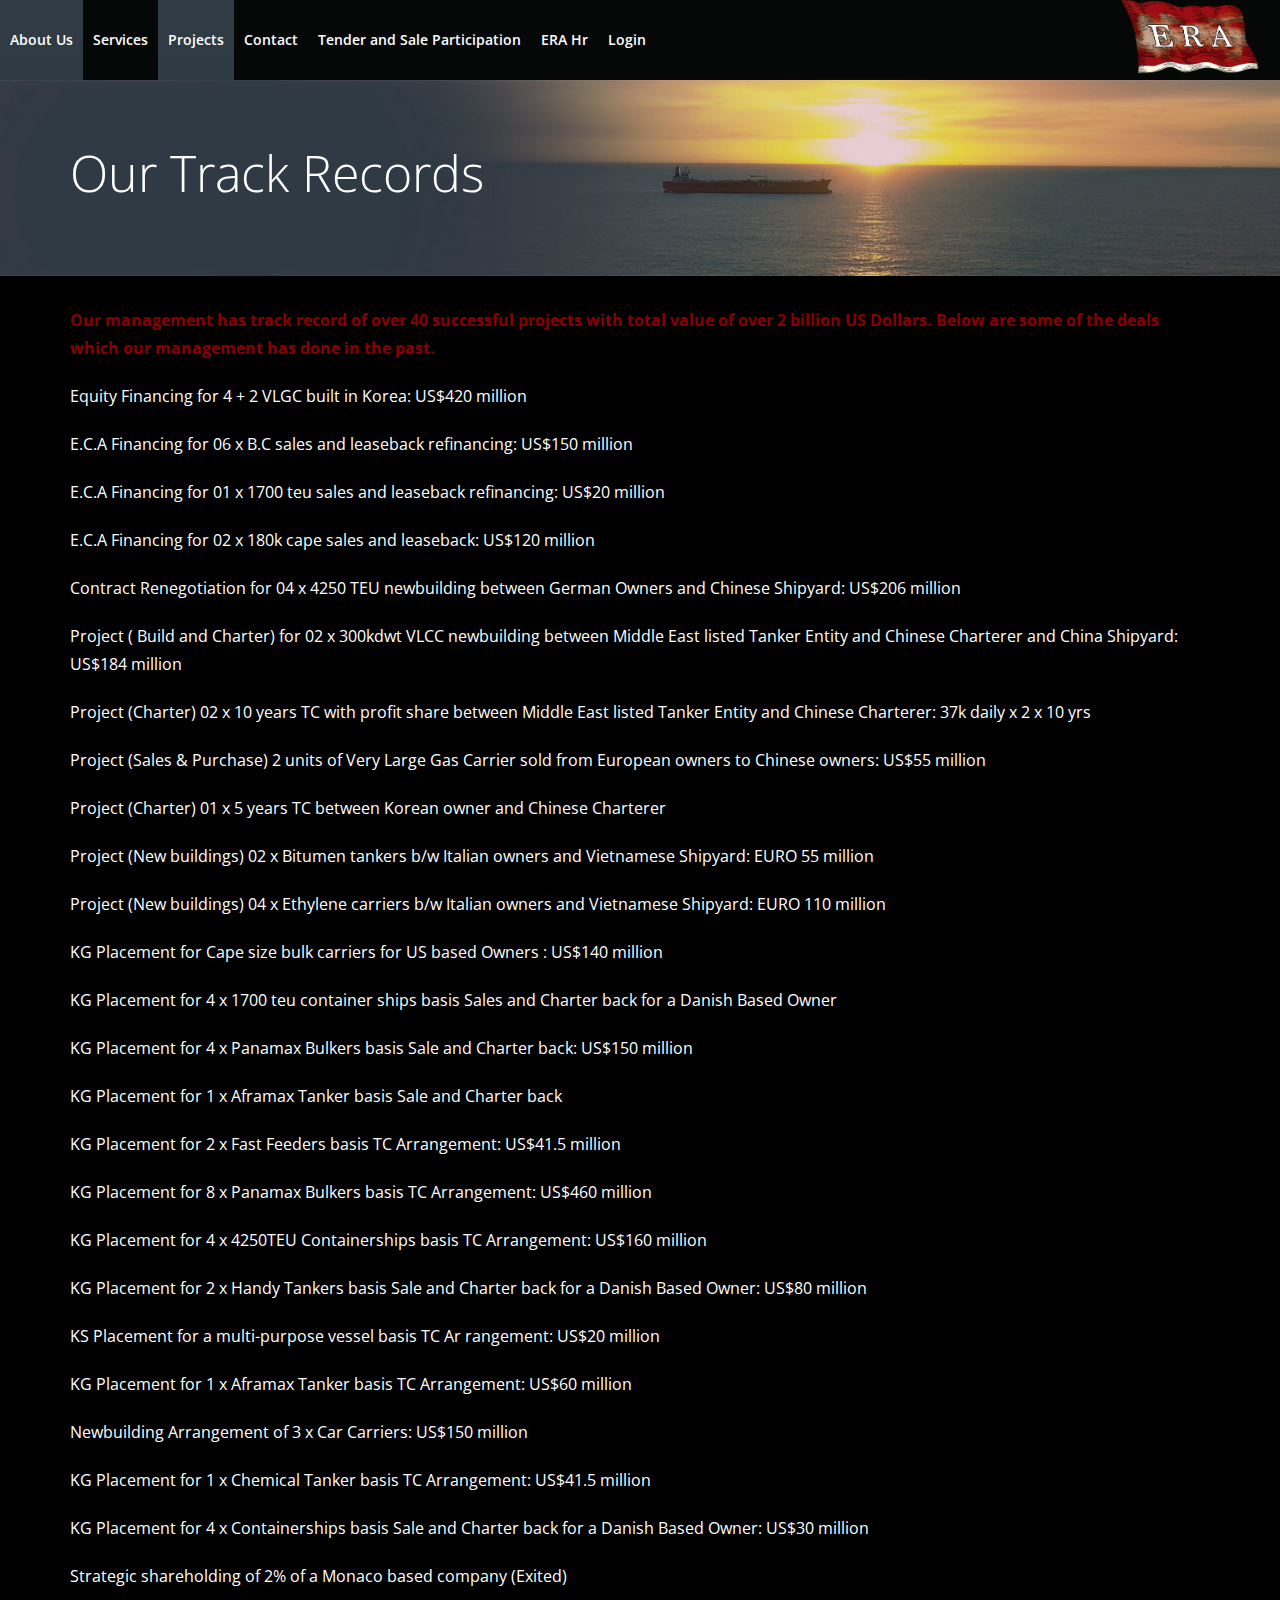
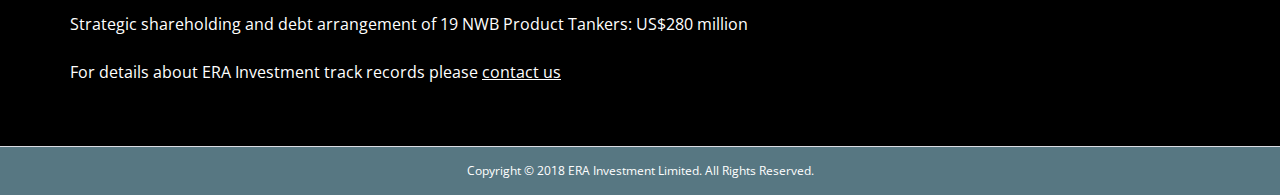
<file: eraInvestment/projects.html>
<!DOCTYPE html>
<html lang="en">

<head>
	<meta http-equiv="Content-Type" content="text/html; charset=utf-8">
	<meta http-equiv="X-UA-Compatible" content="IE=edge">
	<meta name="viewport" content="width=device-width, initial-scale=1.0">
	<meta name="description" content="">
	<meta name="author" content="">
	<title>ERA INVESTMENT</title>
	<!-- Bootstrap core CSS -->
	<link href="css/bootstrap.css" rel="stylesheet" />
	<link href="css/doc.css" rel="stylesheet" />
	<link href="https://fonts.googleapis.com/css?family=Open+Sans:400,300,600,700,800" rel="stylesheet" type="text/css" />
	<!-- Just for debugging purposes. Don't actually copy this line! -->
	<!--[if lt IE 9]><script src="../../docs-assets/js/ie8-responsive-file-warning.js"></script><![endif]-->
	<!-- HTML5 shim and Respond.js IE8 support of HTML5 elements and media queries -->
	<!--[if lt IE 9]>
      <script src="https://oss.maxcdn.com/libs/html5shiv/3.7.0/html5shiv.js"></script>
      <script src="https://oss.maxcdn.com/libs/respond.js/1.3.0/respond.min.js"></script>
    <![endif]-->
	<!-- Custom styles for this template -->
</head>
<!-- NAVBAR
================================================== -->

<body>
	<div class="wrapper">
		<header class="header1">
			<div class="menu">
				<nav class="navbar navbar-default" role="navigation">
					<!-- Brand and toggle get grouped for better mobile display -->
					<div class="navbar-header">
						<button class="navbar-toggle" data-target=".navbar-ex2-collapse" data-toggle="collapse" type="button">
							<span class="sr-only">Toggle navigation</span>
							<span class="icon-bar"></span>
							<span class="icon-bar"></span>
							<span class="icon-bar"></span>
						</button>
						<div class="mob-logo">
							<div class="logo_img">
								<a href="index.html">
									<img alt="" src="images/era_logo.png" />
								</a>
							</div>
						</div>
					</div>


					<div class="collapse navbar-collapse navbar-ex2-collapse">
						<ul class="nav navbar-nav">
							<li>
								<a href="about.html">About Us</a>
							</li>
							<li>
								<a href="service.html">Services</a>
							</li>
							<li>
								<a class="active" href="projects.html">Projects</a>
							</li>
							<li>
								<a href="contact.html">Contact</a>
							</li>
							<!-- <li>
								<a href="departments.html">ERA Tech</a>
							</li> -->
							<li><a href="https://tender-era-investment.ics8.com/">Tender and Sale Participation </a></li>
						 <li><a href="https://hr.era-technology.com/backstage/module/login.html">ERA Hr</a></li>
						 <li><a href="login.html">Login</a></li>
						</ul>
					</div>
				</nav>
			</div>

			<div class="logo">
				<div class="logo_img">
					<a href="index.html">
						<img alt="" src="images/era_logo.png" style="height: 80px;" />
					</a>
				</div>
			</div>
		</header>

		<div class="bnnr_sec">
			<div class="hrtg_bannr_img">
				<img alt="" src="images/contact.jpg" />
				<div class="hrtg_bnnr_txt">
					<div class="container">
						<div class="row">
							<div class="col-sm-12">
								<div class="hrtg_txt">
									<h2>Our Track Records</h2>
								</div>
							</div>
						</div>
					</div>
				</div>
			</div>
		</div>

		<div class="hrtg_mid_sec">
			<div class="container">
				<div class="row">
					<div class="col-sm-12">
						<div class="hrtg_sec_txt">
							<h4>Our management has track record of over 40 successful projects with total value of over 2 billion US Dollars. Below
								are some of the deals which our management has done in the past.</h4>
							&nbsp;

							<p>Equity Financing for 4 + 2 VLGC built in Korea: US$420 million</p>
							&nbsp;

							<p>E.C.A Financing for 06 x B.C sales and leaseback refinancing: US$150 million</p>
							&nbsp;

							<p>E.C.A Financing for 01 x 1700 teu sales and leaseback refinancing: US$20 million</p>
							&nbsp;

							<p>E.C.A Financing for 02 x 180k cape sales and leaseback: US$120 million</p>
							&nbsp;

							<p>Contract Renegotiation for 04 x 4250 TEU newbuilding between German Owners and Chinese Shipyard: US$206 million</p>
							&nbsp;

							<p>Project ( Build and Charter) for 02 x 300kdwt VLCC newbuilding between Middle East listed Tanker Entity and Chinese
								Charterer and China Shipyard: US$184 million</p>
							&nbsp;

							<p>Project (Charter) 02 x 10 years TC with profit share between Middle East listed Tanker Entity and Chinese Charterer:
								37k daily x 2 x 10 yrs</p>
							&nbsp;

							<p>Project (Sales & Purchase) 2 units of Very Large Gas Carrier sold from European owners to Chinese owners: US$55 million</p>
							&nbsp;

							<p>Project (Charter) 01 x 5 years TC between Korean owner and Chinese Charterer</p>
							&nbsp;

							<p>Project (New buildings) 02 x Bitumen tankers b/w Italian owners and Vietnamese Shipyard: EURO 55 million</p>
							&nbsp;

							<p>Project (New buildings) 04 x Ethylene carriers b/w Italian owners and Vietnamese Shipyard: EURO 110 million</p>
							&nbsp;

							<p>KG Placement for Cape size bulk carriers for US based Owners : US$140 million</p>
							&nbsp;

							<p>KG Placement for 4 x 1700 teu container ships basis Sales and Charter back for a Danish Based Owner</p>
							&nbsp;

							<p>KG Placement for 4 x Panamax Bulkers basis Sale and Charter back: US$150 million</p>
							&nbsp;

							<p>KG Placement for 1 x Aframax Tanker basis Sale and Charter back</p>
							&nbsp;

							<p>KG Placement for 2 x Fast Feeders basis TC Arrangement: US$41.5 million</p>
							&nbsp;

							<p>KG Placement for 8 x Panamax Bulkers basis TC Arrangement: US$460 million</p>
							&nbsp;

							<p>KG Placement for 4 x 4250TEU Containerships basis TC Arrangement: US$160 million</p>
							&nbsp;

							<p>KG Placement for 2 x Handy Tankers basis Sale and Charter back for a Danish Based Owner: US$80 million</p>
							&nbsp;

							<p>KS Placement for a multi-purpose vessel basis TC Ar rangement: US$20 million</p>
							&nbsp;

							<p>KG Placement for 1 x Aframax Tanker basis TC Arrangement: US$60 million</p>
							&nbsp;

							<p>Newbuilding Arrangement of 3 x Car Carriers: US$150 million</p>
							&nbsp;

							<p>KG Placement for 1 x Chemical Tanker basis TC Arrangement: US$41.5 million</p>
							&nbsp;

							<p>KG Placement for 4 x Containerships basis Sale and Charter back for a Danish Based Owner: US$30 million</p>
							&nbsp;

							<p>Strategic shareholding of 2% of a Monaco based company (Exited)</p>
							&nbsp;

							<p>Strategic shareholding and debt arrangement of 19 NWB Product Tankers: US$280 million</p>
							&nbsp;

							<p>For details about ERA Investment track records please
								<a href="contact.html">contact us</a>
							</p>

						</div>
					</div>
				</div>
			</div>
		</div>

		<footer class="footer1">
			<div class="container">
				<div class="row">
					<div class="col-sm-12">
						<div class="copy">
							<p>Copyright &copy; 2018 ERA Investment Limited. All Rights Reserved.</p>
						</div>
					</div>
				</div>
			</div>
		</footer>
	</div>
	<!-- Bootstrap core JavaScript
================================================== -->
	<!-- Placed at the end of the document so the pages load faster -->
	<script src="https://code.jquery.com/jquery-1.10.2.min.js"></script>
	<script src="js/jquery.js"></script>
	<script>
		// Wait until the DOM has loaded before querying the document
		$(document).ready(function () {
			$('ul.tabs').each(function () {
				// For each set of tabs, we want to keep track of
				// which tab is active and it's associated content
				var $active, $content, $links = $(this).find('a');

				// If the location.hash matches one of the links, use that as the active tab.
				// If no match is found, use the first link as the initial active tab.
				$active = $($links.filter('[href="' + location.hash + '"]')[0] || $links[0]);
				$active.addClass('active');

				$content = $($active[0].hash);

				// Hide the remaining content
				$links.not($active).each(function () {
					$(this.hash).hide();
				});

				// Bind the click event handler
				$(this).on('click', 'a', function (e) {
					// Make the old tab inactive.
					$active.removeClass('active');
					$content.hide();

					// Update the variables with the new link and content
					$active = $(this);
					$content = $(this.hash);

					// Make the tab active.
					$active.addClass('active');
					$content.show();

					// Prevent the anchor's default click action
					e.preventDefault();
				});
			});
		});
	</script>
	<script src="js/bootstrap.js"></script>
	<script src="js/bootstrap-carousel.js"></script>
	<script src="js/application.js"></script>
	<!-- OR -->
	<!-- <script src="js/docs.min.js"></script> -->
	<!-- IE10 viewport hack for Surface/desktop Windows 8 bug -->
	<script src="js/ie10-viewport-bug-workaround.js"></script>
</body>

</html>
</file>
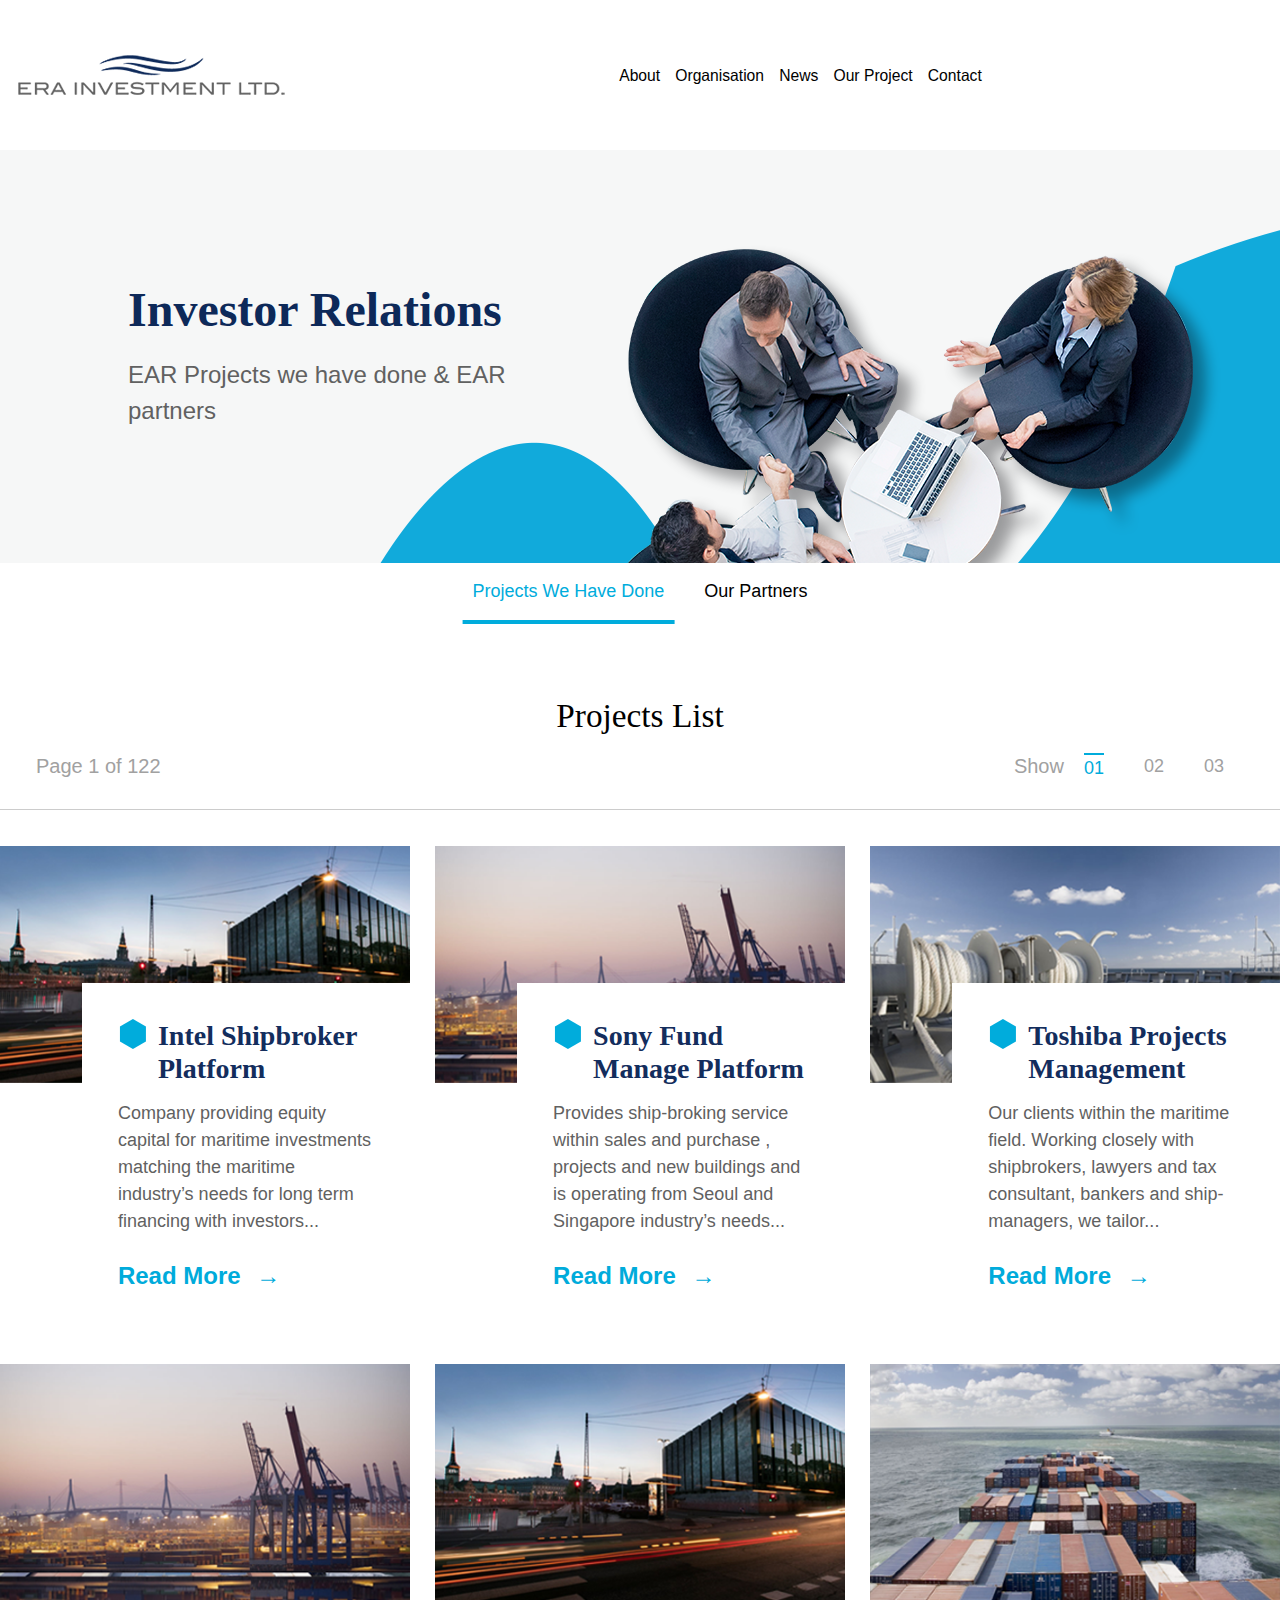
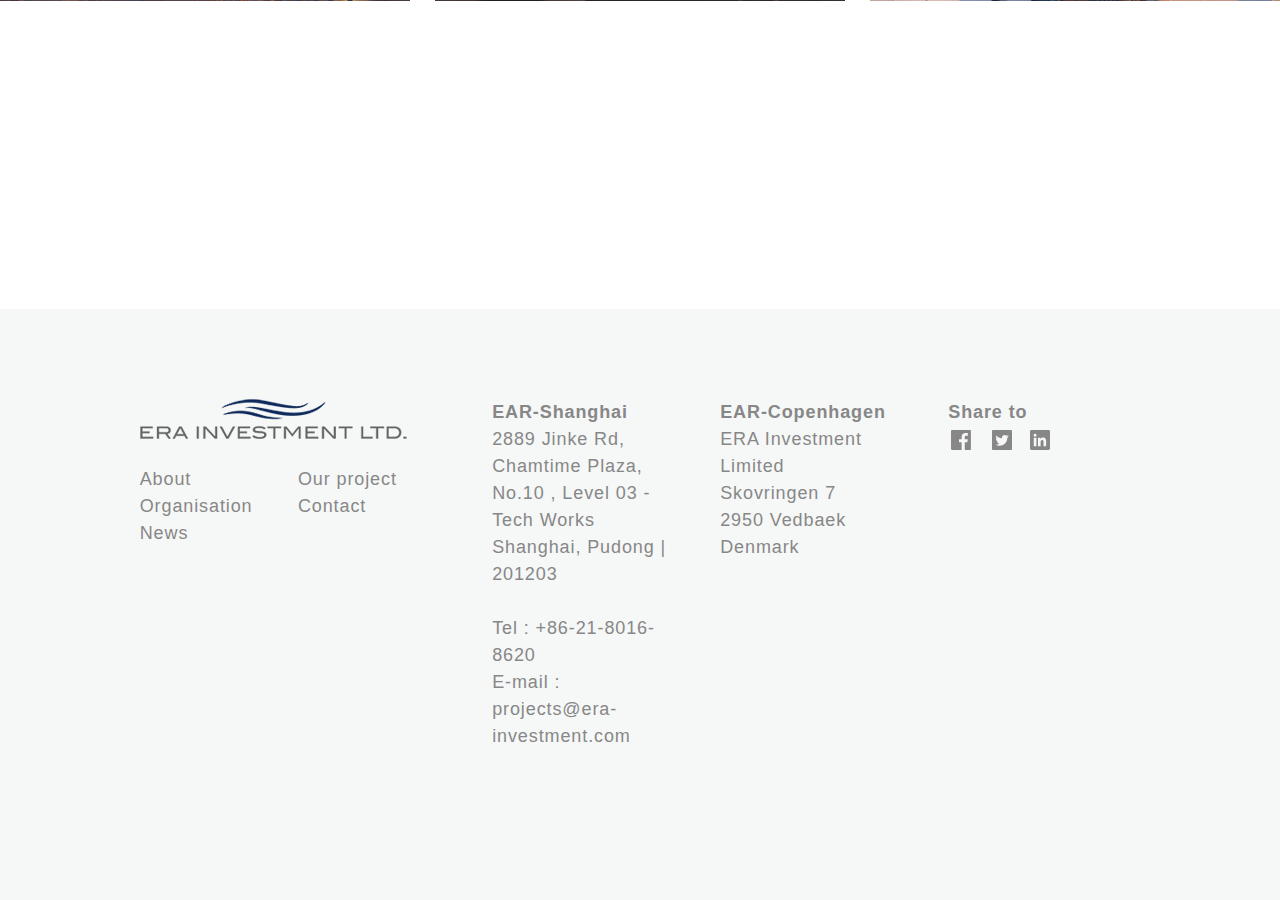
<file: eraInvestment/Relations.html>
<!doctype html>

<html class="no-js" lang="sv" data-ng-app="axcel" xmlns="http://www.w3.org/1999/xhtml" xmlns:og="http://ogp.me/ns#" xmlns:fb="https://www.facebook.com/2008/fbml">

<head>


  <meta charset="utf-8">
  <meta http-equiv="X-UA-Compatible" content="IE=edge">
  <meta name="description" content="Axcel er en dansk kapitalfond med kontorer i K&#248;benhavn og Stockholm. Vi har en bred kreds af danske og internationale investorer og har et omfattende internationalt netv&#230;rk.">
  <meta name="keywords" content=" axcel kapitalfonde bestyrelsesarbejde">
  <meta name="viewport" content="width=device-width, initial-scale=1.0">
  <title>ERA INVESTMENT</title>


  <script src="assets/js/modernizr.js" async></script>

  <style>
    blockquote,
    body,
    caption,
    dd,
    dl,
    fieldset,
    figure,
    form,
    h1,
    h2,
    h3,
    h4,
    h5,
    h6,
    hr,
    legend,
    ol,
    p,
    pre,
    table,
    td,
    th,
    ul {
      margin: 0;
      padding: 0
    }
    /*! sanitize.css v3.3.0 | CC0 1.0 Public Domain | github.com/10up/sanitize.css */

    abbr[title] {
      text-decoration: underline;
      -webkit-text-decoration: underline dotted;
      text-decoration: underline dotted
    }

    audio:not([controls]) {
      display: none
    }

    b,
    strong {
      font-weight: bolder
    }

    button {
      -webkit-appearance: button;
      overflow: visible
    }

    button::-moz-focus-inner,
    input::-moz-focus-inner {
      border: 0;
      padding: 0
    }

    button:-moz-focusring,
    input:-moz-focusring {
      outline: 1px dotted ButtonText
    }

    button,
    select {
      text-transform: none
    }

    details {
      display: block
    }

    hr {
      overflow: visible
    }

    html {
      -ms-overflow-style: -ms-autohiding-scrollbar;
      overflow-y: scroll;
      -webkit-text-size-adjust: 100%
    }

    input {
      -webkit-border-radius: 0
    }

    input[type=button],
    input[type=reset],
    input[type=submit] {
      -webkit-appearance: button
    }

    input[type=number] {
      width: auto
    }

    input[type=search] {
      -webkit-appearance: textfield
    }

    input[type=search]::-webkit-search-cancel-button,
    input[type=search]::-webkit-search-decoration {
      -webkit-appearance: none
    }

    main {
      display: block
    }

    pre {
      overflow: auto
    }

    progress {
      display: inline-block
    }

    summary {
      display: block
    }

    svg:not(:root) {
      overflow: hidden
    }

    template {
      display: none
    }

    textarea {
      overflow: auto
    }

    [hidden] {
      display: none
    }

    *,
     :after,
     :before {
      box-sizing: inherit
    }

    * {
      font-size: inherit;
      line-height: inherit
    }

     :after,
     :before {
      text-decoration: inherit;
      vertical-align: inherit
    }

    button,
    input,
    select,
    textarea {
      font-family: inherit;
      font-style: inherit;
      font-weight: inherit
    }

    * {
      margin: 0;
      padding: 0
    }

    *,
     :after,
     :before {
      border-style: solid;
      border-width: 0
    }

    [tabindex],
    a,
    area,
    button,
    input,
    label,
    select,
    textarea {
      -ms-touch-action: manipulation;
      touch-action: manipulation
    }

    select {
      -moz-appearance: none;
      -webkit-appearance: none
    }

    select::-ms-expand {
      display: none
    }

    select::-ms-value {
      color: currentColor
    }

    svg {
      fill: currentColor
    }

    [aria-busy=true] {
      cursor: progress
    }

    [aria-controls] {
      cursor: pointer
    }

    [aria-disabled] {
      cursor: default
    }

    [hidden][aria-hidden=false] {
      clip: rect(0 0 0 0);
      display: inherit;
      position: absolute
    }

    [hidden][aria-hidden=false]:focus {
      clip: auto
    }

    * {
      background-repeat: no-repeat
    }

     :root {
      background-color: #fff;
      box-sizing: border-box;
      color: #000;
      cursor: default;
      font: 66.66667% sans-serif
    }

    a {
      text-decoration: none
    }

    audio,
    canvas,
    iframe,
    img,
    svg,
    video {
      vertical-align: middle
    }

    button,
    input,
    select,
    textarea {
      background-color: transparent;
      color: inherit
    }

    [type=button],
    [type=date],
    [type=datetime-local],
    [type=datetime],
    [type=email],
    [type=month],
    [type=number],
    [type=password],
    [type=reset],
    [type=search],
    [type=submit],
    [type=tel],
    [type=text],
    [type=time],
    [type=url],
    [type=week],
    button,
    select,
    textarea {
      min-height: 1.5em
    }

    code,
    kbd,
    pre,
    samp {
      font-family: Arial, Helvetica, sans-serif
    }

    nav ol,
    nav ul {
      list-style: none
    }

    small {
      font-size: 75%
    }

    table {
      border-collapse: collapse
    }

    textarea {
      resize: vertical
    }

     ::-moz-selection {
      background-color: #b3d4fc;
      color: #fff;
      text-shadow: none
    }

     ::selection {
      background-color: #b3d4fc;
      color: #fff;
      text-shadow: none
    }

    fieldset,
    input,
    select,
    textarea {
      font-family: inherit;
      font-size: 1rem;
      box-sizing: border-box;
      margin-top: 0;
      margin-bottom: 0
    }

    label {
      vertical-align: middle
    }

    input[type=date],
    input[type=datetime-local],
    input[type=datetime],
    input[type=email],
    input[type=month],
    input[type=number],
    input[type=password],
    input[type=search],
    input[type=tel],
    input[type=text],
    input[type=time],
    input[type=url],
    input[type=week] {
      height: auto;
      padding: .5rem 1rem;
      vertical-align: middle;
      -webkit-appearance: none
    }

    select {
      line-height: 1.75;
      padding: .5rem 1rem
    }

    select:not([multiple]) {
      height: auto;
      vertical-align: middle
    }

    textarea {
      line-height: 1.75;
      padding: .5rem 1rem
    }

    input[type=date],
    input[type=datetime-local],
    input[type=datetime],
    input[type=email],
    input[type=month],
    input[type=number],
    input[type=password],
    input[type=search],
    input[type=tel],
    input[type=text],
    input[type=time],
    input[type=url],
    input[type=week] {
      background-color: #f0f0f0
    }

    .form--large input[type=date],
    .form--large input[type=datetime-local],
    .form--large input[type=datetime],
    .form--large input[type=email],
    .form--large input[type=month],
    .form--large input[type=number],
    .form--large input[type=password],
    .form--large input[type=search],
    .form--large input[type=tel],
    .form--large input[type=text],
    .form--large input[type=time],
    .form--large input[type=url],
    .form--large input[type=week] {
      font-size: 1.25rem;
      line-height: 1.2em;
      width: 100%;
      padding: 1rem;
      max-height: 75px
    }

    .form--large input[type=date]:active,
    .form--large input[type=date]:focus,
    .form--large input[type=datetime-local]:active,
    .form--large input[type=datetime-local]:focus,
    .form--large input[type=datetime]:active,
    .form--large input[type=datetime]:focus,
    .form--large input[type=email]:active,
    .form--large input[type=email]:focus,
    .form--large input[type=month]:active,
    .form--large input[type=month]:focus,
    .form--large input[type=number]:active,
    .form--large input[type=number]:focus,
    .form--large input[type=password]:active,
    .form--large input[type=password]:focus,
    .form--large input[type=search]:active,
    .form--large input[type=search]:focus,
    .form--large input[type=tel]:active,
    .form--large input[type=tel]:focus,
    .form--large input[type=text]:active,
    .form--large input[type=text]:focus,
    .form--large input[type=time]:active,
    .form--large input[type=time]:focus,
    .form--large input[type=url]:active,
    .form--large input[type=url]:focus,
    .form--large input[type=week]:active,
    .form--large input[type=week]:focus {
      outline: 0
    }

    .form--large button {
      position: relative;
      transition: .26s cubic-bezier(.5, .1, 0, 1.2);
      background-color: #444;
      width: 75px;
      color: #fff;
      cursor: pointer
    }

    .form--large button:before {
      display: block;
      content: "";
      width: 100%;
      padding-top: 100%
    }

    .form--large button svg {
      position: absolute;
      top: 50%;
      left: 50%;
      -webkit-transform: translate(-50%, -50%);
      transform: translate(-50%, -50%);
      width: 50%;
      height: 50%
    }

    .form--large button:hover {
      background-color: #df1f16
    }

    a {
      color: currentColor
    }

    a,
    a i {
      transition: all .2s linear
    }

    a i {
      margin-left: .5rem
    }

    a:focus,
    a:hover {
      border-bottom: 0 solid
    }

    a:focus i,
    a:hover i {
      margin-left: 1rem
    }

    a svg>* {
      color: currentColor;
      fill: currentColor
    }

    img {
      max-width: 100%;
      vertical-align: middle;
      font-style: italic
    }

    .gm-style img,
    img[height],
    img[width] {
      max-width: none
    }

    figure img,
    figure picture,
    figure table {
      margin: 0
    }

    figure figcaption {
      font-size: .75rem;
      line-height: 1.125rem;
      color: #444;
      padding: 1rem
    }

    .no-js .lazyload {
      display: none
    }

    .svg-sprite-container {
      height: 0;
      width: 0;
      position: absolute;
      visibility: hidden;
      clip: rect(0 0 0 0);
      margin: -1px
    }

    img.colorify {
      opacity: 0;
      margin-bottom: 0
    }

    img.colorify.all-loaded {
      opacity: 1;
      transition: all 2s cubic-bezier(.5, .1, 0, 1.2)
    }

    img.colorify:not(.visible) {
      opacity: 0;
      -webkit-filter: blur(3px);
      filter: blur(3px)
    }

    img.colorify:not(.all-loaded).all-not-loaded {
      image-rendering: -moz-crisp-edges;
      image-rendering: -o-crisp-edges;
      image-rendering: -webkit-optimize-contrast;
      -ms-interpolation-mode: nearest-neighbor;
      image-rendering: pixelated
    }

    table {
      border-collapse: separate;
      border-spacing: 0;
      max-width: 100%;
      width: 100%
    }

    th {
      text-align: left;
      font-weight: 700
    }

    td,
    th {
      padding: .5rem 1rem;
      line-height: inherit
    }

    th {
      vertical-align: bottom
    }

    td {
      vertical-align: top
    }

    table {
      font-size: .75rem;
      line-height: 1.125rem;
      margin: 0 0 1.5rem
    }

    table thead th {
      text-transform: uppercase;
      border-bottom-width: 1px;
      border-bottom-style: solid;
      border-bottom-color: rgba(0, 0, 0, .125);
      letter-spacing: .1em
    }

    table tbody td,
    table tbody th,
    table thead td,
    table thead th {
      padding: .5rem
    }

    table.table--red thead th {
      border-bottom-color: #df1f16;
      color: #fff;
      background-color: #df1f16
    }

    table.table--stripped tbody tr:nth-child(2n) {
      background-color: #f0f0f0
    }

    table[table-sorting] thead th {
      cursor: pointer;
      transition: background .3s
    }

    table[table-sorting] thead th:focus {
      outline: 1px solid #bf150e
    }

    table[table-sorting] thead th:hover {
      background: #c81c14
    }

    body {
      font-family: Arial, Helvetica, sans-serif;
      line-height: 1.5;
      font-size: 100%
    }

    h1,
    h2,
    h3,
    h4,
    h5,
    h6 {
      font-weight: 700;
      line-height: 1.25;
      margin-top: 1em;
      margin-bottom: .5em
    }

    dl,
    ol,
    p,
    ul {
      margin-top: 0;
      margin-bottom: 1rem
    }

    code,
    pre,
    samp {
      font-family: Arial, Helvetica, sans-serif;
      font-size: inherit
    }

    pre {
      margin-top: 0;
      margin-bottom: 1rem;
      overflow-x: scroll
    }

    h6 {
      font-size: .75rem
    }

     :root {
      font-size: 12px;
      font-family: Arial, Helvetica, sans-serif;
      -webkit-font-smoothing: antialiased;
      -moz-osx-font-smoothing: grayscale
    }

    blockquote,
    dl,
    figure,
    img,
    ol,
    p,
    picture,
    ul {
      font-size: 1rem;
      line-height: 1.5rem;
      margin: 0 0 1.5rem
    }

    blockquote.lead,
    dl.lead,
    figure.lead,
    img.lead,
    ol.lead,
    p.lead,
    picture.lead,
    ul.lead {
      font-size: 1.15rem;
      line-height: 1.2em
    }

    blockquote.small,
    dl.small,
    figure.small,
    img.small,
    ol.small,
    p.small,
    picture.small,
    ul.small {
      font-size: .75rem;
      line-height: 1.125rem
    }

    address {
      margin: 0 0 1.5rem;
      font-style: normal;
      letter-spacing: .05em
    }

    h1,
    h2,
    h3,
    h4,
    h5,
    h6 {
      font-weight: 400;
      font-family: Georgia, Times, Times New Roman, serif
    }

    h1 {
      font-size: 2.5rem
    }

    h1,
    h2 {
      line-height: 1.2em
    }

    h2 {
      font-size: 1.85rem
    }

    h3 {
      font-size: 1.25rem
    }

    h3,
    h4 {
      line-height: 1.2em
    }

    h4 {
      font-size: 1.15rem
    }

    h5 {
      font-size: 1rem;
      line-height: 1.2em
    }

    blockquote {
      position: relative;
      padding: 0 1rem;
      width: 100%;
      margin: 0 1.5rem
    }

    blockquote p {
      font-size: 1.15rem;
      line-height: 1.2em;
      font-family: Georgia, Times, Times New Roman, serif;
      font-style: italic
    }

    blockquote p:after,
    blockquote p:before {
      color: #df1f16;
      display: inline
    }

    blockquote p:first-of-type:before {
      content: "\201C";
      padding-right: .1em
    }

    blockquote p:last-of-type:after {
      padding-left: .1em;
      content: "\201D"
    }

    blockquote:after {
      font-size: .75rem;
      line-height: 1.125rem;
      content: attr(cite);
      display: block;
      text-align: right;
      font-style: italic
    }

    .tweet {
      margin: 0 0 1.5rem;
      position: relative;
      font-family: Georgia, Times, Times New Roman, serif;
      font-style: italic
    }

    .tweet:after,
    .tweet:before {
      display: inline
    }

    .tweet:first-of-type:before {
      content: "\201C";
      padding-right: .1em
    }

    .tweet:last-of-type:after {
      padding-left: .1em;
      content: "\201D"
    }

    .container,
    .vbox-container {
      max-width: 79em;
      margin-left: auto;
      margin-right: auto
    }

    .archive-page__content,
    .col,
    .companies__item,
    .footer__address,
    .header__burger,
    .header__nav,
    .header__nav--primary,
    .header__nav--secondary,
    .icon-stack__column,
    .search-page__content,
    .team-item,
    .text-page__content,
    .text-page__sidebar {
      float: left;
      box-sizing: border-box
    }

    .projectTittle {
      width: 100%!important;
      text-align: center;
      border-bottom: 1px solid #ccc
    }

    .page_left {
      float: left;
      font-size: 20px;
      color: #A1A1A1
    }

    .page_right {
      float: right;
      font-size: 20px;
      color: #A1A1A1
    }

    .page_right span {
      float: left
    }

    .page_right ul {
      float: left
    }

    .page_right li {
      float: left;
      margin: 0 20px
    }

    .liborder {
      color: #00ACDC;
      border-top: 2px solid #00ACDC
    }

    .serviceimg {
      position: relative;
      margin-top: 80px;
      z-index: -1
    }

    .serviceTittle {
      width: 90%!important;
      text-align: center;
      /* margin: 0 auto; */
      margin-top: -100px;
      z-index: 22;
      background-color: #fff;
      position: relative;
      left: 50%;
      transform: translateX(-50%)
    }

    .col-right {
      float: right;
      box-sizing: border-box
    }

    .col-1 {
      width: 8.33333%
    }

    .col-2 {
      width: 16.66667%
    }

    .col-3 {
      width: 25%
    }

    .col-4 {
      width: 33.33333%
    }

    .col-5 {
      width: 41.66667%
    }

    .col-6 {
      width: 50%
    }

    .col-7 {
      width: 58.33333%
    }

    .col-8 {
      width: 66.66667%
    }

    .col-9 {
      width: 75%
    }

    .col-10,
    .team-item--title .content,
    .team-item__content,
    .team-item__image {
      width: 83.33333%
    }

    .col-11 {
      width: 91.66667%
    }

    .archive-page__content,
    .col-12,
    .companies__item,
    .footer__address,
    .search-page__content,
    .team-item,
    .team-item--title,
    .text-page__content,
    .text-page__sidebar {
      width: 100%
    }

    .row+.row {
      margin-top: 2rem
    }

    nav.primary-nav ul {
      list-style: none;
      margin-bottom: 0;
      font-size: .87rem
    }

    nav.primary-nav ul li {
      margin: 0 .3rem;
      text-align: center;
      display: inline-block
    }

    nav.primary-nav ul li:last-of-type {
      margin-right: 0
    }

    nav.primary-nav a {
      position: relative
    }

    nav.primary-nav a:after {
      transition: opacity .3s, -webkit-transform .3s;
      transition: opacity .3s, transform .3s;
      transition: opacity .3s, transform .3s, -webkit-transform .3s;
      content: "";
      position: absolute;
      top: 100%;
      left: 0;
      width: 100%;
      height: 2px;
      background-color: #f0f0f0;
      -webkit-transform: translateY(500%);
      transform: translateY(500%);
      opacity: 0
    }

    nav.primary-nav a.is-current,
    nav.primary-nav a:active,
    nav.primary-nav a:focus,
    nav.primary-nav a:hover {
      border: 0
    }

    nav.primary-nav a.is-current:after,
    nav.primary-nav a:active:after,
    nav.primary-nav a:focus:after,
    nav.primary-nav a:hover:after {
      opacity: 1;
      -webkit-transform: translateY(100%);
      transform: translateY(100%)
    }

    nav.primary-nav a:hover {
      color: #df1f16
    }

    nav.primary-nav a:hover:after {
      background-color: #df1f16
    }

    nav.secondary-nav {
      font-size: .75rem;
      line-height: 1.125rem;
      color: #444
    }

    nav.secondary-nav ul {
      margin-bottom: 0;
      list-style: none;
      font-size: inherit
    }

    nav.secondary-nav ul li {
      display: inline-block;
      text-align: center
    }

    nav.secondary-nav ul li a {
      position: relative;
      font-family: Arial, Helvetica, sans-serif
    }

    nav.secondary-nav ul li a:hover {
      color: #444
    }

    nav.secondary-nav ul li:first-child:after {
      display: inline-block;
      margin-left: .25rem;
      content: "/"
    }

    nav.secondary-nav ul li:last-of-type {
      margin-left: 1rem
    }

    nav.secondary-nav ul li:last-of-type svg {
      transition: all .2s cubic-bezier(.4, 0, 1, 1)
    }

    nav.secondary-nav ul li:last-of-type svg path {
      transition: inherit;
      fill: #444
    }

    nav.secondary-nav ul li:last-of-type:hover svg {
      -webkit-transform: scale(1.25);
      transform: scale(1.25)
    }

    nav.secondary-nav ul li:last-of-type:hover svg path {
      fill: #444
    }

    nav.secondary-nav a {
      text-decoration: none;
      transition: color .2s cubic-bezier(.4, 0, 1, 1)
    }

    nav.secondary-nav a:active,
    nav.secondary-nav a:focus,
    nav.secondary-nav a:hover {
      outline: none;
      border: 0;
      color: #000
    }

    .header__nav--mobile {
      position: relative;
      z-index: -1;
      height: 0;
      opacity: 0;
      transition: all .64s ease;
      -webkit-transform: translateY(-200%);
      transform: translateY(-200%)
    }

    .header__nav--mobile ul {
      margin-top: 30px;
      margin-bottom: 0;
      color: #5E5E5E;
      list-style: none;
      font-size: inherit
    }

    .header__nav--mobile ul li {
      transition: all .1s ease
    }

    .header__nav--mobile ul li a {
      display: block;
      outline: none;
      border-bottom: 0;
      cursor: pointer
    }

    .header__nav--mobile ul li a[aria-haspopup] svg {
      float: right;
      margin-right: 8px;
      transition: -webkit-transform .2s linear;
      transition: transform .2s linear;
      transition: transform .2s linear, -webkit-transform .2s linear;
      -webkit-transform: rotate(90deg);
      transform: rotate(90deg);
      -webkit-transform-origin: center center;
      transform-origin: center center;
      pointer-events: none;
      position: relative;
      top: 4px
    }

    .header__nav--mobile ul li a[aria-haspopup] svg svg path {
      fill: currentColor
    }

    .header__nav--mobile ul li a[aria-haspopup].is-open svg {
      -webkit-transform: rotate(180deg);
      transform: rotate(180deg)
    }

    .header__nav--mobile li ul {
      display: none;
      margin-top: 0;
      color: #444
    }

    .header__nav--mobile li ul.block {
      display: inherit;
      color: #fff
    }

    .header__nav--mobile a.is-open+ul {
      display: block
    }

    .header__nav--mobile .sub-level--one {
      background-color: #f0f0f0
    }

    .header__nav--mobile .sub-level--two {
      background-color: #fff
    }

    .is-open .header__nav--mobile {
      z-index: 1;
      height: auto;
      opacity: 1;
      -webkit-transform: translate(0);
      transform: translate(0)
    }

    .burger {
      position: relative;
      display: inline-block;
      width: 32px;
      height: 24px;
      outline: none;
      cursor: pointer
    }

    .burger span {
      position: absolute;
      top: 50%;
      -webkit-transform: translateY(-50%);
      transform: translateY(-50%);
      left: 0;
      width: 100%;
      height: 2px;
      background-color: #444
    }

    .burger span:after,
    .burger span:before {
      position: absolute;
      left: 0;
      width: 100%;
      height: 100%;
      background: inherit;
      content: "";
      transition: -webkit-transform .3s;
      transition: transform .3s;
      transition: transform .3s, -webkit-transform .3s
    }

    .burger span:before {
      -webkit-transform: translateY(-500%);
      transform: translateY(-500%)
    }

    .burger span:after {
      -webkit-transform: translateY(500%);
      transform: translateY(500%)
    }

    .is-open .burger span {
      background-color: transparent
    }

    .is-open .burger span:after,
    .is-open .burger span:before {
      background-color: currentColor
    }

    .is-open .burger span:after {
      -webkit-transform: translateY(0) rotate(45deg);
      transform: translateY(0) rotate(45deg)
    }

    .is-open .burger span:before {
      -webkit-transform: translateY(0) rotate(-45deg);
      transform: translateY(0) rotate(-45deg)
    }

    .sub-navigation {
      display: none;
      visibility: hidden
    }

    .sub-navigation .sub-nav ul {
      margin-bottom: 0;
      list-style: none;
      text-align: center;
      font-size: inherit
    }

    .sub-navigation .sub-nav ul li {
      display: inline-block;
      margin: 0 .5rem;
      text-align: center
    }

    .sub-navigation .sub-nav ul li:last-of-type {
      margin-right: 0
    }

    .sub-navigation .sub-nav a {
      position: relative
    }

    .sub-navigation .sub-nav a:after {
      position: absolute;
      top: 100%;
      left: 0;
      width: 100%;
      height: 2px;
      background-color: #f0f0f0;
      content: "";
      opacity: 0;
      transition: opacity .3s, -webkit-transform .3s;
      transition: opacity .3s, transform .3s;
      transition: opacity .3s, transform .3s, -webkit-transform .3s;
      -webkit-transform: translateY(500%);
      transform: translateY(500%)
    }

    .sub-navigation .sub-nav a.is-current,
    .sub-navigation .sub-nav a:active,
    .sub-navigation .sub-nav a:focus,
    .sub-navigation .sub-nav a:hover {
      border: 0
    }

    .sub-navigation .sub-nav a.is-current:after,
    .sub-navigation .sub-nav a:active:after,
    .sub-navigation .sub-nav a:focus:after,
    .sub-navigation .sub-nav a:hover:after {
      opacity: 1;
      -webkit-transform: translateY(100%);
      transform: translateY(100%)
    }

    .sub-navigation .sub-nav a.is-current:after,
    .sub-navigation .sub-nav a:hover:after {
      background-color: #b0b0b0
    }

    .sub-navigation .aside-level {
      display: none
    }

    .sub-navigation .aside-level.level--1 {
      background-color: #f0f0f0
    }

    .sub-navigation .aside-level.level--2 {
      background-color: #df1f16;
      color: #f0f0f0
    }

    .hero,
    .hero__images {
      position: relative;
      overflow: hidden
    }

    .hero__images {
      left: -1rem;
      width: calc(100vw + 1rem)
    }

    .hero__images:before {
      display: block;
      content: "";
      width: 100%;
      padding-top: 27.86458%
    }

    .hero__images .image-container,
    .hero__images picture {
      position: absolute;
      top: 50%;
      left: 50%;
      -webkit-transform: translate(-50%, -50%);
      transform: translate(-50%, -50%);
      width: 100%
    }

    .hero__images .image-container img,
    .hero__images picture img {
      -o-object-fit: cover;
      object-fit: cover;
      width: 100%;
      height: 100%;
      padding: 0;
      margin-bottom: 0
    }

    .hero__slider {
      position: absolute;
      height: 100%;
      top: 0;
      width: 100%
    }

    .hero__content {
      color: #fff;
      background-color: #0d2b5a;
      position: relative;
      z-index: 2;
      float: right;
      padding: 2rem;
      width: 83.33333%;
      text-align: center
    }

    .hero__content h1 {
      margin: 0
    }

    .hero__content a {
      font-weight: 700;
      display: inline-block;
      margin-top: 2rem
    }

    .hero__images+.hero__content {
      margin-top: -45px
    }

    .hero--big .hero__images {
      position: relative
    }

    .hero--big .hero__images:before {
      display: block;
      content: "";
      width: 100%;
      padding-top: 50%
    }

    .hero--big .hero__content {
      width: 91.66667%
    }

    .hero__slider .hero__image {
      transition: opacity 1s cubic-bezier(.4, 0, 1, 1);
      position: absolute;
      top: 0;
      left: 0;
      right: 0;
      bottom: 0;
      opacity: 0
    }

    .hero__slider .hero__image.is-active {
      opacity: 1
    }

    .stack-item__icon {
      color: #df1f16;
      margin-bottom: 2rem
    }

    .stack-item__icon svg {
      height: 10vw;
      width: 10vw;
      max-height: 100px;
      max-width: 100px
    }

    .stack-item__content h4 {
      margin-top: 0
    }

    .stack-item__content a {
      font-weight: 700;
      color: #df1f16
    }
    /* .company {
            overflow: hidden
        } */

    .company__image {
      position: relative;
      float: right;
      overflow: hidden;
      width: 100%
    }

    .company__image:before {
      display: block;
      content: "";
      width: 100%;
      padding-top: 57.82609%
    }

    .company__image img,
    .company__image picture {
      position: absolute;
      top: 50%;
      -webkit-transform: translateY(-50%);
      transform: translateY(-50%);
      right: 0;
      width: calc(100% - 2rem);
      -o-object-fit: cover;
      object-fit: cover;
      margin-bottom: 0;
      /* width: 100% */
    }

    .allimage img,
    .allimage picture {
      width: 100%
    }

    .company--right .company__image img,
    .company--right .company__image picture {
      right: auto;
      left: 0
    }

    .company--right .company__image {
      float: left
    }

    .company__content {
      color: #616161;
      background-color: #fff;
      position: relative;
      z-index: 2;
      float: left;
      margin-top: -4rem;
      padding: 2rem;
      width: 83.33333%
    }

    .contentone {
      background-color: #0E2A5A;
    }



    .contenttwo h3 {
      display: inline-block;
      position: relative;
      top: -10px;
      left: 10px;
    }

    .contentthree {
      background-color: #565C66;
    }

    .contentwhite {
      background-color: #fff;
      color: #616161
    }

    .js .company__content {
      opacity: 0;
      transition: all .5s cubic-bezier(.5, .1, 0, 1.2);
      -webkit-transform: translateX(-50%);
      transform: translateX(-50%)
    }

    .js .in-view .company__content {
      opacity: 1!important;
      -webkit-transform: translateX(0)!important;
      transform: translateX(0)!important
    }

    .company__content h3 {
      margin-top: 0;
      color: #132D5D;
      font-size: 28px;
      font-weight: 700;
      overflow: hidden;
      padding-left: 10px;
    }

    .company--right .company__content {
      float: right
    }

    .js .company--right .company__content {
      opacity: 0;
      transition: all .5s cubic-bezier(.5, .1, 0, 1.2);
      -webkit-transform: translateX(50%);
      transform: translateX(50%)
    }

    .js .in-view .company--right .company__content {
      opacity: 1!important;
      -webkit-transform: translateX(0)!important;
      transform: translateX(0)!important
    }

    .company__content a {
      font-weight: 700
    }

    .company--right {
      float: right
    }

    .team-item,
    .team-item__image {
      position: relative;
      overflow: hidden
    }

    .team-item__image {
      z-index: 2;
      float: left;
      margin-top: 2rem
    }

    .js .team-item__image {
      opacity: 0;
      transition: all .5s cubic-bezier(.5, .1, 0, 1.2);
      -webkit-transform: translateX(-50%);
      transform: translateX(-50%)
    }

    .js .in-view .team-item__image {
      opacity: 1!important;
      -webkit-transform: translateX(0)!important;
      transform: translateX(0)!important
    }

    .team-item--right .team-item__image {
      right: 0;
      float: right
    }

    .js .team-item--right .team-item__image {
      opacity: 0;
      transition: all .5s cubic-bezier(.5, .1, 0, 1.2);
      -webkit-transform: translateX(50%);
      transform: translateX(50%)
    }

    .js .in-view .team-item--right .team-item__image {
      opacity: 1!important;
      -webkit-transform: translateX(0)!important;
      transform: translateX(0)!important
    }

    .team-item__image picture {
      width: auto;
      height: 100%;
      -o-object-fit: cover;
      object-fit: cover
    }

    .team-item__image picture img {
      width: 100%;
      margin-bottom: 0
    }

    .team-item__content {
      position: relative;
      float: right;
      background-color: #f0f0f0
    }

    .team-item--right .team-item__content {
      float: left
    }

    .team-item__content:before {
      position: absolute;
      display: block;
      width: 100%;
      height: 100vw;
      background-color: inherit;
      content: "";
      -webkit-transform: translateY(-100%);
      transform: translateY(-100%)
    }

    .team-item__content .content {
      padding: 2rem
    }

    .team-item__content .content h3 {
      margin-top: 0;
      color: #df1f16;
      font-weight: 700;
      font-family: Arial, Helvetica, sans-serif
    }

    .team-item__content .content h3 span {
      font-weight: 400;
      vertical-align: text-top;
      font-size: .8em;
      color: rgba(68, 68, 68, .5)
    }

    .team-item__content .content h4 {
      color: #444;
      font-weight: 400
    }

    .team-item__content .content>*+:not(.mt0) {
      margin-top: 2rem
    }

    .team-item__content .content a {
      color: #df1f16;
      font-weight: 700
    }

    .archive-list {
      list-style: none
    }

    .archive-list .archive-item {
      border-bottom-width: 1px;
      border-bottom-style: solid;
      border-bottom-color: rgba(0, 0, 0, .125);
      margin-bottom: 1.5rem
    }

    .archive-list .archive-item:last-of-type {
      border-bottom: 0;
      margin-bottom: 0
    }

    .archive-list .archive-item__content,
    .archive-list .archive-item__link,
    .archive-list .archive-item__title {
      width: 100%
    }

    .archive-list .archive-item__content,
    .archive-list .archive-item__link,
    .archive-list .archive-item__thumbnail,
    .archive-list .archive-item__title {
      padding: 0 1rem
    }

    .archive-list .archive-item__content,
    .archive-list .archive-item__thumbnail {
      margin-bottom: 1.5rem
    }

    .archive-list .archive-item__title * {
      font-weight: 700
    }

    .archive-list .archive-item__thumbnail {
      width: 25%;
      float: left
    }

    .archive-list .archive-item__content b {
      background-color: #ff0
    }

    .archive-list .archive-item__content :last-child {
      margin-bottom: 0
    }

    .archive-list .archive-item__link {
      clear: both
    }

    .archive-list .archive-item__link p a {
      color: #df1f16;
      font-weight: 700
    }

    .archive-list .archive-item .archive-item__thumbnail+.archive-item__content {
      width: 75%;
      float: right
    }

    header {
      position: relative;
      transition: .2s ease;
      padding-top: 30px;
      padding-bottom: 30px
    }

    header:after {
      transition: -webkit-transform .46s ease;
      transition: transform .46s ease;
      transition: transform .46s ease, -webkit-transform .46s ease;
      -webkit-transform: translateY(-100%);
      transform: translateY(-100%);
      content: "";
      display: block;
      background-color: #fff;
      top: 0;
      bottom: 0;
      position: absolute;
      width: 100%;
      z-index: -1
    }

    header.is-open {
      color: #5F5F5F
    }

    header.is-open:after {
      -webkit-transform: translateY(0);
      transform: translateY(0);
      background-color: #fff
    }

    .header__burger {
      float: right;
      z-index: 2;
      line-height: 0
    }

    .header__brand {
      z-index: 2
    }

    .header__nav {
      display: none
    }

    .header__brand a {
      display: block;
      border-bottom: 0;
      color: #df1f16
    }

    .is-open .header__brand a {
      color: #fff
    }

    .header__brand a:hover {
      color: #df1f16
    }

    .header__brand a svg {
      width: 100%;
      max-width: 190px
    }

    .header__brand a svg path {
      transition: fill .2s ease;
      fill: currentColor
    }

    footer .container,
    footer .vbox-container {
      color: #878787
    }

    footer .container a,
    footer .vbox-container a {
      transition: color .2s ease
    }

    footer .container a:hover,
    footer .vbox-container a:hover {
      color: #a8a8a8
    }

    .footer__bg {
      padding-top: 45px;
      padding-bottom: 45px;
      position: relative;
      background-color: #F6F7F7
    }

    .footer__headline {
      margin-top: 0;
      margin-bottom: 30px;
      font-size: 18px;
      line-height: 1.2
    }

    .footer__address,
    .footer__addresses {
      margin-bottom: 60px
    }

    .footer__address:last-of-type,
    .footer__address p:last-of-type {
      margin-bottom: 0
    }

    .icon-stack {
      padding: 2rem;
      background-color: #f0f0f0
    }

    .icon-stack__column+.icon-stack__column {
      margin-top: 2rem
    }

    .companies__item {
      margin-bottom: 2rem
    }



    .companies__item:first-of-type {
      padding-right: 2rem;
      padding-left: 2rem
    }

    .companies__item:first-of-type a {
      font-weight: 700
    }

    .team-item {
      margin-bottom: 2rem
    }

    .team-item--title {
      color: #fff;
      background-color: #df1f16;
      float: right
    }

    .team-item--title .content {
      text-align: center
    }

    .team-item--title .content h1 {
      text-align: center;
      margin: 0
    }

    .features .feature {
      margin-bottom: 2rem;
      position: relative;
      float: left;
      width: 100%
    }

    .features .feature--blog,
    .features .feature--thumbnail {
      position: relative;
      color: #fff
    }

    .features .feature--thumbnail {
      color: #616161
    }

    .features .feature--blog:before,
    .features .feature--thumbnail:before {
      display: block;
      content: "";
      width: 100%;
      padding-top: 60%
    }

    .features .feature {
      margin: 0
    }

    .features .feature--blog .feature__content,
    .features .feature--thumbnail .feature__content {
      position: absolute;
      top: 0;
      right: 0;
      bottom: 0;
      left: 0;
      display: -webkit-box;
      display: -ms-flexbox;
      display: flex;
      -webkit-box-align: center;
      -ms-flex-align: center;
      align-items: center
    }

    .features .feature--blog a.link-cover,
    .features .feature--thumbnail a.link-cover {
      position: absolute;
      top: 0;
      right: 0;
      bottom: 0;
      left: 0;
      display: block;
      border: 0
    }

    .features .feature--blog svg,
    .features .feature--thumbnail svg {
      transition: -webkit-transform .2s ease;
      transition: transform .2s ease;
      transition: transform .2s ease, -webkit-transform .2s ease;
      -webkit-transform: scale(1);
      transform: scale(1)
    }

    .features .feature--blog:hover svg,
    .features .feature--thumbnail:hover svg {
      -webkit-transform: scale(1.2);
      transform: scale(1.2)
    }

    .features .feature__thumbnail {
      position: absolute;
      top: 0;
      right: 0;
      bottom: 0;
      left: 0;
      z-index: 1;
      overflow: hidden
    }

    .features .feature__thumbnail img {
      width: 100%
    }

    .features .feature__thumbnail picture {
      position: absolute;
      top: 50%;
      -webkit-transform: translateY(-50%);
      transform: translateY(-50%);
      margin-bottom: 0;
      width: 100%;
      height: 100%
    }

    .features .feature__thumbnail picture img {
      margin-bottom: 0;
      width: 100%;
      -o-object-fit: cover;
      object-fit: cover
    }

    .features .feature__content {
      position: relative;
      z-index: 2;
      padding: 2rem;
      width: 100%;
      text-align: center
    }

    .features .feature__content .content {
      width: 100%
    }

    .features .feature__content .content a {
      color: #df1f16;
      font-weight: 700
    }

    .features .feature__content .content a.play-icon {
      max-width: 85px;
      color: #fff
    }

    .rte-content figure,
    .rte-content table {
      max-width: none;
      position: relative;
      width: 100%
    }

    .rte-content .figure-title {
      font-size: 1rem;
      line-height: 1.5rem;
      letter-spacing: .1em;
      margin-top: 0;
      font-weight: 700;
      font-family: Arial, Helvetica, sans-serif;
      text-transform: uppercase;
      border-bottom-width: 1px;
      border-bottom-style: solid;
      border-bottom-color: rgba(0, 0, 0, .125);
      padding-bottom: .5rem
    }

    .rte-content .figure-title.ml0 {
      margin-left: 0
    }

    .rte-content .figure-title--no-underline {
      border-bottom-width: 0
    }

    .rte-content ol li,
    .rte-content ul li {
      margin-left: 1em
    }

    .rte-content dl dt {
      font-weight: 700
    }

    .rte-content dl dd {
      margin-bottom: .5rem
    }

    .rte-content a {
      color: #df1f16
    }

    .rte-content a:hover {
      text-decoration: underline
    }

    .vbox-overlay {
      background: #fff;
      background: rgba(0, 0, 0, .85);
      width: 100%;
      height: auto;
      position: fixed;
      top: 0;
      left: 0;
      bottom: 0;
      z-index: 2;
      opacity: 0;
      overflow-x: hidden;
      overflow-y: auto
    }

    .vbox-close {
      transition: -webkit-transform .2s ease;
      transition: transform .2s ease;
      transition: transform .2s ease, -webkit-transform .2s ease;
      display: inline-block;
      width: 32px;
      height: 32px;
      outline: none;
      cursor: pointer;
      position: fixed;
      right: 1rem;
      top: 1rem;
      color: transparent;
      font-size: 0;
      line-height: 0;
      text-indent: -100px;
      overflow: hidden
    }

    .vbox-close:after,
    .vbox-close:before {
      transition: all .2s ease;
      position: absolute;
      top: 16px;
      left: 0;
      width: 100%;
      height: 2px;
      background: #fff;
      content: "";
      transition: -webkit-transform .3s;
      transition: transform .3s;
      transition: transform .3s, -webkit-transform .3s
    }

    .vbox-close:before {
      -webkit-transform: translateY(0) rotate(-45deg);
      transform: translateY(0) rotate(-45deg)
    }

    .vbox-close:after {
      -webkit-transform: translateY(0) rotate(45deg);
      transform: translateY(0) rotate(45deg)
    }

    .vbox-close:hover {
      -webkit-transform: rotate(90deg);
      transform: rotate(90deg)
    }

    .vbox-close:hover:after,
    .vbox-close:hover:before {
      background-color: #df1f16
    }

    .vbox-next,
    .vbox-prev {
      position: absolute;
      top: 50%;
      -webkit-transform: translateY(-50%);
      transform: translateY(-50%);
      transition: background-color .2s cubic-bezier(.5, .1, 0, 1.2);
      background-color: rgba(223, 31, 22, .75);
      cursor: pointer;
      position: fixed;
      color: #fff;
      width: 30px;
      height: 30px;
      text-indent: -100px;
      border: solid transparent;
      overflow: hidden;
      padding: 2rem;
      border-radius: 50%;
      background-position: 50% 50%;
      background-repeat: no-repeat;
      background-size: 36px auto
    }

    .vbox-next:hover,
    .vbox-prev:hover {
      background-color: #df1f16
    }

    .vbox-prev {
      left: 2rem;
      background-image: url(../images/gallery-arrow--left.png)
    }

    .vbox-next {
      right: 2rem;
      background-image: url(../images/gallery-arrow--right.png)
    }

    .venoframe {
      border: none;
      position: absolute;
      top: 1rem;
      left: 1rem;
      width: calc(100% - 2rem);
      height: calc(100% - 2rem)
    }

    .vbox-open {
      overflow: hidden
    }

    .vbox-container {
      position: relative;
      background: #000;
      width: 100%;
      padding: 0 2rem
    }

    .vbox-container img {
      width: 100%;
      margin-bottom: 0
    }

    .vbox-content {
      position: absolute;
      top: 50%;
      left: 50%;
      -webkit-transform: translate(-50%, -50%);
      transform: translate(-50%, -50%);
      position: fixed;
      max-width: calc(100vw - 2rem);
      text-align: center;
      float: left;
      width: 100%;
      overflow: hidden;
      margin: 0!important;
      padding: 1rem;
      background-color: #fff
    }

    .vbox--16-9 .vbox-content {
      position: relative;
      position: fixed
    }

    .vbox--16-9 .vbox-content:before {
      display: block;
      content: "";
      width: 100%;
      padding-top: 56.25%
    }

    .vbox-num,
    .vbox-preloader {
      display: none
    }

    .text-page__content--wide {
      float: none
    }

    .text-page__content.half {
      margin-left: 0
    }

    .text-page__sidebar {
      font-size: .75rem;
      line-height: 1.125rem
    }

    .text-page__sidebar * {
      font-size: inherit
    }

    .text-page__sidebar .figure-title {
      background-color: #f0f0f0;
      color: #df1f16;
      margin: 0;
      font-weight: 700;
      font-family: Arial, Helvetica, sans-serif;
      padding: 1rem
    }

    .text-page__sidebar dl {
      font-size: .75rem;
      line-height: 1.125rem;
      margin: 0
    }

    .text-page__sidebar dl dd,
    .text-page__sidebar dl dt {
      padding-left: .5rem;
      padding-right: .5rem
    }

    .text-page__sidebar dl dd p,
    .text-page__sidebar dl dt p {
      padding: 0
    }

    .text-page__sidebar dl dt {
      font-weight: 700;
      padding-top: .5rem
    }

    .text-page__sidebar dl dd {
      border-bottom-width: 1px;
      border-bottom-style: solid;
      border-bottom-color: rgba(0, 0, 0, .125);
      padding-bottom: .5rem
    }

    .text-page__sidebar dl dd:last-of-type {
      border-bottom-width: 0
    }

    .text-page__sidebar p {
      padding-left: 1rem;
      padding-right: 1rem
    }

    .text-page__sidebar .thumbs {
      list-style: none;
      margin: 0
    }

    .text-page__sidebar .thumbs li {
      position: relative;
      display: none;
      overflow: hidden
    }

    .text-page__sidebar .thumbs li:first-of-type,
    .text-page__sidebar .thumbs li a {
      display: block
    }

    .text-page__sidebar .thumbs li .open-icon {
      position: relative;
      position: absolute;
      top: 50%;
      left: 50%;
      -webkit-transform: translate(-50%, -50%);
      transform: translate(-50%, -50%);
      width: 25%;
      transition: all .26s cubic-bezier(.5, .1, 0, 1.2);
      background-color: rgba(223, 31, 22, .75);
      color: #fff;
      padding: 1rem;
      border-radius: 50%
    }

    .text-page__sidebar .thumbs li .open-icon:before {
      display: block;
      content: "";
      width: 100%;
      padding-top: 100%
    }

    .text-page__sidebar .thumbs li .open-icon svg {
      position: absolute;
      top: 50%;
      left: 50%;
      -webkit-transform: translate(-50%, -50%);
      transform: translate(-50%, -50%);
      width: 50%;
      transition: -webkit-transform .26s cubic-bezier(.5, .1, 0, 1.2);
      transition: transform .26s cubic-bezier(.5, .1, 0, 1.2);
      transition: transform .26s cubic-bezier(.5, .1, 0, 1.2), -webkit-transform .26s cubic-bezier(.5, .1, 0, 1.2)
    }

    .text-page__sidebar .thumbs li .open-icon:hover svg {
      -webkit-transform: translate(-50%, -50%) scale(1.75);
      transform: translate(-50%, -50%) scale(1.75)
    }

    .archive-page__content,
    .search-page__content,
    .text-page__content,
    .text-page__sidebar {
      margin-bottom: 2rem
    }

    .relative {
      position: relative
    }

    .absolute {
      position: absolute
    }

    .fixed {
      position: fixed
    }

    .top-0 {
      top: 0
    }

    .right-0 {
      right: 0
    }

    .bottom-0 {
      bottom: 0
    }

    .left-0 {
      left: 0
    }

    .z1 {
      z-index: 1
    }

    .z2 {
      z-index: 2
    }

    .z3 {
      z-index: 3
    }

    .z4 {
      z-index: 4
    }

    .display-none,
    .lg-show,
    .md-show,
    .sm-show {
      display: none!important
    }

    .hide {
      position: absolute!important;
      height: 1px;
      width: 1px;
      overflow: hidden;
      clip: rect(1px, 1px, 1px, 1px)
    }

    .bold {
      font-weight: 700
    }

    .regular {
      font-weight: 400
    }

    .italic {
      font-style: italic
    }

    .caps {
      text-transform: uppercase;
      letter-spacing: .2em
    }

    .left-align {
      text-align: left
    }

    .center {
      text-align: center
    }

    .right-align {
      text-align: right
    }

    .justify {
      text-align: justify
    }

    .nowrap {
      white-space: nowrap
    }

    .break-word {
      word-wrap: break-word
    }

    .truncate {
      max-width: 100%;
      overflow: hidden;
      text-overflow: ellipsis;
      white-space: nowrap
    }

    .list-reset {
      list-style: none;
      padding-left: 0
    }

    .inline {
      display: inline
    }

    .block {
      display: block
    }

    .inline-block {
      display: inline-block
    }

    .table {
      display: table
    }

    .table-cell {
      display: table-cell
    }

    .overflow-hidden {
      overflow: hidden
    }

    .overflow-scroll {
      overflow: scroll
    }

    .overflow-auto {
      overflow: auto
    }

    .archive-list .archive-item:after,
    .archive-list .archive-item:before,
    .archive-page:after,
    .archive-page:before,
    .clearfix:after,
    .clearfix:before,
    .container:after,
    .container:before,
    .features:after,
    .features:before,
    .footer__addresses:after,
    .footer__addresses:before,
    .hero:after,
    .hero:before,
    .icon-stack:after,
    .icon-stack:before,
    .row:after,
    .row:before,
    .rte-content dl:after,
    .rte-content dl:before,
    .search-page:after,
    .search-page:before,
    .stack-item:after,
    .stack-item:before,
    .team-item:after,
    .team-item:before,
    .text-page:after,
    .text-page:before,
    .vbox-container:after,
    .vbox-container:before {
      content: " ";
      display: table
    }

    .archive-list .archive-item:after,
    .archive-page:after,
    .clearfix:after,
    .container:after,
    .features:after,
    .footer__addresses:after,
    .hero:after,
    .icon-stack:after,
    .row:after,
    .rte-content dl:after,
    .search-page:after,
    .stack-item:after,
    .team-item:after,
    .text-page:after,
    .vbox-container:after {
      clear: both
    }

    .left {
      float: left
    }

    .right {
      float: right
    }

    .fit {
      max-width: 100%
    }

    .border-box {
      box-sizing: border-box
    }

    .h1 {
      font-size: 2.5rem
    }

    .h2 {
      font-size: 1.85rem
    }

    .h3 {
      font-size: 1.25rem
    }

    .h4 {
      font-size: 1.15rem
    }

    .h5 {
      font-size: 1rem
    }

    .h6 {
      font-size: .75rem
    }

    .m0 {
      margin: 0
    }

    .mt0 {
      margin-top: 0
    }

    .mr0 {
      margin-right: 0
    }

    .mb0 {
      margin-bottom: 0
    }

    .mb0 a {
      color: #00ABDB;
      font-size: 24px;
      font-weight: 700
    }

    .ml0 {
      margin-left: 0
    }

    .m1 {
      margin: .5rem
    }

    .mt1 {
      margin-top: .5rem
    }

    .mr1 {
      margin-right: .5rem
    }

    .mb1 {
      margin-bottom: .5rem
    }

    .ml1 {
      margin-left: .5rem
    }

    .m2 {
      margin: 1rem
    }

    .mt2 {
      margin-top: 1rem
    }

    .mr2 {
      margin-right: 1rem
    }

    .hero__content h1.mb2,
    .mb2 {
      margin-bottom: 1rem
    }

    .ml2 {
      margin-left: 1rem
    }

    .m3 {
      margin: 2rem
    }

    .mt3 {
      margin-top: 2rem
    }

    .mr3 {
      margin-right: 2rem
    }

    .mb3 {
      margin-bottom: 2rem
    }

    .ml3 {
      margin-left: 2rem
    }

    .m4 {
      margin: 4rem
    }

    .mt4 {
      margin-top: 4rem
    }

    .mr4 {
      margin-right: 4rem
    }

    .mb4 {
      margin-bottom: 4rem
    }

    .ml4 {
      margin-left: 4rem
    }

    .mxn1 {
      margin-left: -.5rem;
      margin-right: -.5rem
    }

    .mxn2 {
      margin-left: -1rem;
      margin-right: -1rem
    }

    .mxn3 {
      margin-left: -2rem;
      margin-right: -2rem
    }

    .mxn4 {
      margin-left: -4rem;
      margin-right: -4rem
    }

    .mx-auto {
      margin-left: auto;
      margin-right: auto
    }

    .p0 {
      padding: 0
    }

    .p1 {
      padding: .5rem
    }

    .py1 {
      padding-top: .5rem;
      padding-bottom: .5rem
    }

    .px1 {
      padding-left: .5rem;
      padding-right: .5rem
    }

    .header__nav--mobile ul li a,
    .p2 {
      padding: 1rem
    }

    .py2 {
      padding-top: 1rem;
      padding-bottom: 1rem
    }

    .archive-page__content,
    .container [class^=col]:not(.p0):not(.colorify),
    .footer__address,
    .header__burger,
    .header__nav,
    .header__nav--primary,
    .header__nav--secondary,
    .px2,
    .search-page__content,
    .text-page__content,
    .text-page__sidebar,
    .vbox-container [class^=col]:not(.p0):not(.colorify) {
      padding-left: 1rem;
      padding-right: 1rem
    }

    .p3 {
      padding: 2rem
    }

    .py3 {
      padding-top: 2rem;
      padding-bottom: 2rem
    }

    .px3 {
      padding-left: 2rem;
      padding-right: 2rem
    }

    .p4 {
      padding: 4rem
    }

    .py4 {
      padding-top: 4rem;
      padding-bottom: 4rem
    }

    .px4 {
      padding-left: 4rem;
      padding-right: 4rem
    }

    .flex {
      display: -webkit-box;
      display: -ms-flexbox;
      display: flex
    }

    .flex-column {
      -webkit-box-orient: vertical;
      -webkit-box-direction: normal;
      -ms-flex-direction: column;
      flex-direction: column
    }

    .flex-wrap {
      -ms-flex-wrap: wrap;
      flex-wrap: wrap
    }

    .flex-center {
      -webkit-box-align: center;
      -ms-flex-align: center;
      align-items: center
    }

    .flex-baseline {
      -webkit-box-align: baseline;
      -ms-flex-align: baseline;
      align-items: baseline
    }

    .flex-stretch {
      -webkit-box-align: stretch;
      -ms-flex-align: stretch;
      align-items: stretch
    }

    .flex-start {
      -webkit-box-align: start;
      -ms-flex-align: start;
      align-items: flex-start
    }

    .flex-end {
      -webkit-box-align: end;
      -ms-flex-align: end;
      align-items: flex-end
    }

    .flex-justify {
      -webkit-box-pack: justify;
      -ms-flex-pack: justify;
      justify-content: space-between
    }

    .flex-auto {
      -webkit-box-flex: 1;
      -ms-flex: 1 1 auto;
      flex: 1 1 auto;
      min-width: 0;
      min-height: 0
    }

    .flex-grow {
      -webkit-box-flex: 1;
      -ms-flex: 1 0 auto;
      flex: 1 0 auto
    }

    .flex-none {
      -webkit-box-flex: 0;
      -ms-flex: none;
      flex: none
    }

    .flex-first {
      -webkit-box-ordinal-group: 0;
      -ms-flex-order: -1;
      order: -1
    }

    .flex-last {
      -webkit-box-ordinal-group: 100000;
      -ms-flex-order: 99999;
      order: 99999
    }

    figure img,
    figure picture,
    figure table {
      margin-bottom: 0
    }

    .bg-white {
      background-color: #fff
    }

    .white {
      color: #fff
    }

    .bg-black {
      background-color: #000
    }

    .black {
      color: #000
    }

    .bg-gray {
      background-color: #f0f0f0
    }

    .gray {
      color: #f0f0f0
    }

    .bg-gray--dark {
      background-color: #444
    }

    .gray--dark {
      color: #444
    }

    .bg-red {
      background-color: #df1f16
    }

    .red {
      color: #df1f16
    }

    .icon {
      fill: currentColor
    }

    .icon-arrow-up {
      width: 14px
    }

    .icon-search {
      width: 15px
    }

    .icon-facebook,
    .icon-twitter {
      width: 26px
    }

    figcaption .icon {
      position: absolute;
      top: 50%;
      right: 0;
      -webkit-transform: translateY(-50%);
      transform: translateY(-50%)
    }

    figcaption .icon--rotate {
      -webkit-transform: translateY(-50%) rotate(180deg);
      transform: translateY(-50%) rotate(180deg)
    }

    .icon.white {
      fill: #fff
    }

    figcaption {
      position: relative
    }

    @media (min-width:680px) and (max-width:1200px) {
       :root {
        font-size: calc(12px + 6 * ((100vw - 680px) / 520))
      }
    }

    @media (min-width:46em) {

      #content {
        height: 280px;
        position: relative;
      }

      figure figcaption {
        padding: .5rem 0
      }
      blockquote {
        padding: 0;
        float: right;
        margin: 0 -8.33333% 1.5rem 1.5rem;
        width: 50%
      }
      .sm-col {
        float: left;
        box-sizing: border-box
      }
      .sm-col-right {
        float: right;
        box-sizing: border-box
      }
      .sm-col-1 {
        width: 8.33333%
      }
      .sm-col-2 {
        width: 16.66667%
      }
      .sm-col-3,
      .text-page__sidebar {
        width: 25%
      }
      .sm-col-4,
      .team-item__image {
        width: 33.33333%
      }
      .sm-col-5,
      .text-page__content.half {
        width: 41.66667%
      }
      .footer__address,
      .sm-col-6 {
        width: 50%
      }
      .sm-col-7 {
        width: 58.33333%
      }
      .sm-col-8,
      .text-page__content {
        width: 66.66667%
      }
      .sm-col-9,
      .team-item--title .content,
      .team-item__content {
        width: 75%
      }
      .archive-page__content,
      .search-page__content,
      .sm-col-10,
      .text-page__content--wide {
        width: 83.33333%
      }
      .companies__item,
      .sm-col-11 {
        width: 100%
      }
      .sm-col-12 {
        width: 100%
      }
      nav.primary-nav ul li {
        margin: 0 .3rem
      }
      .header__nav--mobile {
        clip: rect(0 0 0 0);
        display: none;
        opacity: 0;
        font: 0/0
      }
      .sub-navigation {
        display: block;
        visibility: visible;
        margin-bottom: 2rem
      }
      .sub-navigation .aside-level {
        display: block;
        padding-top: 20px;
        padding-bottom: 20px
      }
      .hero__content {
        float: right;
        margin-right: 1rem;
        padding: 40px 100px;
        min-height: auto;
        width: 75%;
        display: block;
        -webkit-box-align: initial;
        -ms-flex-align: initial;
        align-items: initial
      }
      .hero__images+.hero__content {
        margin-top: -90px
      }
      .hero--big .hero__content {
        width: 58.33333%
      }
      .hero__images+.hero--big .hero__content {
        margin-top: -293px
      }
      .stack-item__icon {
        margin-bottom: 0;
        width: 16.66667%
      }
      .stack-item__content {
        width: 83.33333%
      }
      .stack-item__content,
      .stack-item__icon {
        float: left;
        padding-right: 1rem;
        padding-left: 1rem
      }
      .company__content {
        width: 80%
      }
      .contentwhite {
        width: 80%;
      }
      .team-item {
        padding-right: .5rem;
        padding-left: .5rem
      }
      .team-item__image {
        position: absolute;
        top: 2rem;
        margin-top: 0
      }
      .team-item__content {
        padding-left: 8.33333%
      }
      .team-item--right .team-item__content {
        padding-right: 8.33333%;
        padding-left: 0
      }
      .team-item__content:before {
        display: none
      }
      header {
        padding-top: 55px;
        padding-bottom: 55px
      }
      header .container,
      header .vbox-container {
        display: -webkit-box;
        display: -ms-flexbox;
        display: flex;
        -webkit-box-pack: justify;
        -ms-flex-pack: justify;
        justify-content: space-between
      }
      .header__burger {
        display: none
      }
      .header__brand {
        -webkit-box-align: end;
        -ms-flex-align: end;
        align-items: flex-end;
        padding-left: 0
      }
      .header__brand,
      .header__nav {
        display: -webkit-box;
        display: -ms-flexbox;
        display: flex
      }
      .header__nav {
        padding-right: 0;
        -webkit-box-flex: 1;
        -ms-flex: 1 1 auto;
        flex: 1 1 auto;
        -webkit-box-orient: vertical;
        -webkit-box-direction: normal;
        -ms-flex-direction: column;
        flex-direction: column
      }
      .header__nav--primary {
        -webkit-box-flex: 1;
        -ms-flex: 1 1 auto;
        flex: 1 1 auto;
        width: 100%;
        text-align: right
      }
      .header__nav--secondary {
        width: 100%;
        -webkit-box-ordinal-group: 0;
        -ms-flex-order: -1;
        order: -1;
        text-align: right
      }
      .footer__bg {
        padding-top: 90px;
        padding-bottom: 90px
      }
      .footer__headline {
        font-size: 30px
      }
      .features .feature {
        position: relative;
        width: calc(50% - 1rem);
        margin: .5rem
      }
      .features .feature:before {
        display: block;
        content: "";
        width: 100%;
        padding-top: 60%
      }
      .features .feature__content {
        position: absolute;
        top: 0;
        right: 0;
        bottom: 0;
        left: 0;
        display: -webkit-box;
        display: -ms-flexbox;
        display: flex;
        -webkit-box-align: center;
        -ms-flex-align: center;
        align-items: center
      }
      .rte-content dl.dl--spaced dd {
        margin-bottom: 1.5rem
      }
      .rte-content dl.dl--inline dt {
        display: inline;
        float: left;
        padding-right: .5rem
      }
      .rte-content dl.dl--inline dd {
        text-align: right
      }
      .venoframe {
        top: 2rem;
        left: 2rem;
        width: calc(100% - 4rem);
        height: calc(100% - 4rem)
      }
      .vbox-container img {
        width: auto;
        max-height: 75vh
      }
      .vbox-content {
        max-width: calc(100vw - 16rem);
        padding: 2rem
      }
      .text-page__content {
        margin-left: 8.33333%
      }
      .text-page__content--wide {
        margin-left: auto;
        margin-right: auto
      }
      .text-page__content.half:first-of-type {
        margin-left: 8.33333%
      }
      .text-page__content,
      .text-page__sidebar {
        margin-bottom: 0
      }
      .archive-page__content,
      .search-page__content {
        margin-bottom: 0;
        margin-left: 8.33333%
      }
      .sm-show {
        display: block!important
      }
      .sm-hide {
        display: none!important
      }
      .sm-m0 {
        margin: 0
      }
      .sm-mt0 {
        margin-top: 0
      }
      .sm-mr0 {
        margin-right: 0
      }
      .sm-mb0 {
        margin-bottom: 0
      }
      .sm-ml0 {
        margin-left: 0
      }
      .sm-m1 {
        margin: .5rem
      }
      .sm-mt1 {
        margin-top: .5rem
      }
      .sm-mr1 {
        margin-right: .5rem
      }
      .sm-mb1 {
        margin-bottom: .5rem
      }
      .sm-ml1 {
        margin-left: .5rem
      }
      .sm-m2 {
        margin: 1rem
      }
      .sm-mt2 {
        margin-top: 1rem
      }
      .sm-mr2 {
        margin-right: 1rem
      }
      .sm-mb2 {
        margin-bottom: 1rem
      }
      .sm-ml2 {
        margin-left: 1rem
      }
      .sm-m3 {
        margin: 2rem
      }
      .sm-mt3 {
        margin-top: 2rem
      }
      .sm-mr3 {
        margin-right: 2rem
      }
      .sm-mb3 {
        margin-bottom: 2rem
      }
      .sm-ml3 {
        margin-left: 2rem
      }
      .sm-m4 {
        margin: 4rem
      }
      .sm-mt4 {
        margin-top: 4rem
      }
      .sm-mr4 {
        margin-right: 4rem
      }
      .sm-mb4 {
        margin-bottom: 4rem
      }
      .sm-ml4 {
        margin-left: 4rem
      }
      .sm-mxn1 {
        margin-left: -.5rem;
        margin-right: -.5rem
      }
      .sm-mxn2 {
        margin-left: -1rem;
        margin-right: -1rem
      }
      .sm-mxn3 {
        margin-left: -2rem;
        margin-right: -2rem
      }
      .sm-mxn4 {
        margin-left: -4rem;
        margin-right: -4rem
      }
      .sm-mx-auto {
        margin-left: auto;
        margin-right: auto
      }
      .sm-p1 {
        padding: .5rem
      }
      .sm-py1 {
        padding-top: .5rem;
        padding-bottom: .5rem
      }
      .sm-px1 {
        padding-left: .5rem;
        padding-right: .5rem
      }
      .sm-p2 {
        padding: 1rem
      }
      .sm-py2 {
        padding-top: 1rem;
        padding-bottom: 1rem
      }
      .sm-px2 {
        padding-left: 1rem;
        padding-right: 1rem
      }
      .sm-p3 {
        padding: 2rem
      }
      .sm-py3 {
        padding-top: 2rem;
        padding-bottom: 2rem
      }
      .sm-px3 {
        padding-left: 2rem;
        padding-right: 2rem
      }
      .sm-p4 {
        padding: 4rem
      }
      .sm-py4 {
        padding-top: 4rem;
        padding-bottom: 4rem
      }
      .sm-px4 {
        padding-left: 4rem;
        padding-right: 4rem
      }
      .sm-flex {
        display: -webkit-box;
        display: -ms-flexbox;
        display: flex
      }
      .moreButton {
        text-align: center
      }
      .moreButton button {
        width: 360px;
        height: 77px;
        font-size: 28px;
        font-weight: 700;
        border-radius: 40px;
        background-color: #00ABDB;
        border: 1px solid #000;
        outline: none;
        cursor: pointer
      }
      .content img {
        width: 108px!important;
      }
    }

    @media (min-width:56em) {
      .relations-banner {
        width: 100%;
        height: 413px!important;
        background: url("./mymedia/relations-banner.png") no-repeat center #F6F7F7!important;
        background-size: cover
      }
      .md-col {
        float: left;
        box-sizing: border-box
      }
      .md-col-right {
        float: right;
        box-sizing: border-box
      }
      .md-col-1 {
        width: 8.33333%
      }
      .md-col-2 {
        width: 16.66667%
      }
      .footer__address,
      .md-col-3 {
        width: 22%
      }
      .footer__addressFirst {
        width: 34%
      }
      .companies__item:first-of-type,
      .md-col-4 {
        width: 33.33333%
      }
      .md-col-5 {
        width: 41.66667%
      }
      .md-col-6 {
        width: 50%
      }
      .companies__item,
      .md-col-7,
      .text-page__content {
        width: 58.33333%
      }
      .service_item {
        padding-left: 5%
      }
      .newsList {
        width: 32%;
        float: left;
        margin-right: 2%
      }
      /*p:nth-last-child(odd)*/
      .newsListlast {
        margin-right: 0
      }

      .archive-page__content,
      .md-col-8,
      .search-page__content {
        width: 66.66667%
      }
      .md-col-9 {
        width: 75%
      }
      .md-col-10,
      .team-item--title {
        width: 83.33333%
      }
      #allContact {
        width: 100%
      }
      .md-col-11 {
        width: 100%
      }
      .md-col-12,
      .team-item--title .content {
        width: 100%
      }
      nav.primary-nav ul li {
        margin: 0 .3rem
      }
      nav.primary-nav ul li:last-of-type {
        margin-right: .3rem
      }
      nav.secondary-nav {
        color: #444
      }
      nav.secondary-nav ul li:last-of-type svg path {
        fill: #444
      }
      .sub-navigation .sub-nav ul li {
        margin: 0 1rem
      }
      .sub-navigation .sub-nav ul li:last-of-type {
        margin-right: 1rem
      }
      .sub-navigation .aside-level {
        padding-top: 40px;
        padding-bottom: 40px
      }
      .hero__images {
        width: calc(100vw + 2rem);
        width: 91.66667%
      }
      .hero__content {
        padding: 50px 50px;
        width: 41.66667%
      }
      .hero__images+.hero__content {
        margin-top: -180px
      }
      .hero--big .hero__images {
        width: 83.33333%;
        left: -2rem;
        position: absolute;
        top: 0;
        bottom: 0;
        height: 100%
      }
      .hero--big .hero__images:before {
        display: none
      }
      .hero--big .hero__images .image-container,
      .hero--big .hero__images picture {
        position: absolute;
        top: 50%;
        left: 50%;
        -webkit-transform: translate(-50%, -50%);
        transform: translate(-50%, -50%);
        height: 100%
      }
      .hero--big .hero__images--standalone {
        position: relative
      }
      .hero--big .hero__images--standalone .image-container {
        position: static;
        -webkit-transform: none;
        transform: none
      }
      .hero--big .hero__content {
        width: 33.33333%;
        margin: 75px 0
      }
      .stack-item__icon {
        margin-bottom: 2rem
      }
      .stack-item__content,
      .stack-item__icon {
        float: none;
        width: 100%
      }
      .company__content {
        margin-top: -200px
      }
      .contenttwo {
        background-color: #fff;
        float: right;
        color: #616161;
        position: relative;
        left: 60%;
        margin-top: -400px
      }
      .contentwhite {
        margin-top: -100px
      }
      .header__brand {
        display: block
      }
      .header__nav {
        -webkit-box-orient: initial;
        -webkit-box-direction: initial;
        -ms-flex-direction: initial;
        flex-direction: row;
        -webkit-box-pack: justify;
        -ms-flex-pack: justify;
        justify-content: space-between;
        -webkit-box-align: center;
        -ms-flex-align: center;
        align-items: center
      }
      .header__nav--primary {
        width: auto;
        text-align: center
      }
      .header__nav--secondary {
        color: #444;
        margin-bottom: 0;
        width: auto;
        -webkit-box-ordinal-group: initial;
        -ms-flex-order: initial;
        order: 0
      }
      .footer__headline {
        margin-bottom: 60px
      }
      .footer__address {
        margin-bottom: 0
      }
      .icon-stack__column {
        padding-right: 1rem;
        padding-left: 1rem;
        width: 33.33333%
      }
      .icon-stack__column+.icon-stack__column {
        margin-top: 0
      }
      .team-item {
        margin-bottom: 175px
      }
      .team-item:last-of-type {
        margin-bottom: 2rem
      }
      .team-item--title {
        padding: 0 .5rem;
        margin-top: 2rem
      }
      .team-item--title .content {
        padding-top: 125px;
        padding-bottom: 125px
      }
      .team .column--1 .team-item--right,
      .team .column--2 .team-item--left {
        display: none
      }
      .archive-page__content,
      .search-page__content,
      .text-page__content {
        margin-left: 16.66667%
      }
      .md-show {
        display: block!important
      }
      .md-hide {
        display: none!important
      }
      .md-m0 {
        margin: 0
      }
      .md-mt0 {
        margin-top: 0
      }
      .md-mr0 {
        margin-right: 0
      }
      .md-mb0 {
        margin-bottom: 0
      }
      .md-ml0 {
        margin-left: 0
      }
      .md-m1 {
        margin: .5rem
      }
      .md-mt1 {
        margin-top: .5rem
      }
      .md-mr1 {
        margin-right: .5rem
      }
      .md-mb1 {
        margin-bottom: .5rem
      }
      .md-ml1 {
        margin-left: .5rem
      }
      .md-m2 {
        margin: 1rem
      }
      .md-mt2 {
        margin-top: 1rem
      }
      .md-mr2 {
        margin-right: 1rem
      }
      .md-mb2 {
        margin-bottom: 1rem
      }
      .md-ml2 {
        margin-left: 1rem
      }
      .md-m3 {
        margin: 2rem
      }
      .md-mt3 {
        margin-top: 2rem
      }
      .md-mr3 {
        margin-right: 2rem
      }
      .md-mb3 {
        margin-bottom: 2rem
      }
      .md-ml3 {
        margin-left: 2rem
      }
      .md-m4 {
        margin: 4rem
      }
      .md-mt4 {
        margin-top: 4rem
      }
      .md-mr4 {
        margin-right: 4rem
      }
      .md-mb4 {
        margin-bottom: 4rem
      }
      .md-ml4 {
        margin-left: 4rem
      }
      .md-mxn1 {
        margin-left: -.5rem;
        margin-right: -.5rem
      }
      .md-mxn2 {
        margin-left: -1rem;
        margin-right: -1rem
      }
      .md-mxn3 {
        margin-left: -2rem;
        margin-right: -2rem
      }
      .md-mxn4 {
        margin-left: -4rem;
        margin-right: -4rem
      }
      .md-mx-auto {
        margin-left: auto;
        margin-right: auto
      }
      .md-p1 {
        padding: .5rem
      }
      .md-py1 {
        padding-top: .5rem;
        padding-bottom: .5rem
      }
      .md-px1 {
        padding-left: .5rem;
        padding-right: .5rem
      }
      .md-p2 {
        padding: 1rem
      }
      .md-py2 {
        padding-top: 1rem;
        padding-bottom: 1rem
      }
      .md-px2 {
        padding-left: 1rem;
        padding-right: 1rem
      }
      .md-p3 {
        padding: 2rem
      }
      .md-py3 {
        padding-top: 2rem;
        padding-bottom: 2rem
      }
      .md-px3 {
        padding-left: 2rem;
        padding-right: 2rem
      }
      .md-p4 {
        padding: 4rem
      }
      .md-py4 {
        padding-top: 4rem;
        padding-bottom: 4rem
      }
      .md-px4 {
        padding-left: 4rem;
        padding-right: 4rem
      }
      .md-flex {
        display: -webkit-box;
        display: -ms-flexbox;
        display: flex
      }
      .moreButton {
        text-align: center
      }
      .moreButton button {
        width: 280px;
        height: 60px;
        font-size: 24px;
        font-weight: 700;
        border-radius: 40px;
        background-color: #00ABDB;
        border: 1px solid #000;
        outline: none;
        cursor: pointer
      }
    }

    @media (min-width:66em) {
      .lg-col {
        float: left;
        box-sizing: border-box
      }
      .lg-col-right {
        float: right;
        box-sizing: border-box
      }
      .lg-col-1 {
        width: 8.33333%
      }
      .lg-col-2 {
        width: 16.66667%
      }
      .lg-col-3 {
        width: 25%
      }
      .lg-col-4 {
        width: 33.33333%
      }
      .lg-col-5 {
        width: 41.66667%
      }
      .lg-col-6 {
        width: 50%
      }
      .lg-col-7 {
        width: 58.33333%
      }
      .lg-col-8 {
        width: 66.66667%
      }
      .lg-col-9 {
        width: 75%
      }
      .lg-col-10 {
        width: 83.33333%
      }
      .lg-col-11 {
        width: 91.66667%
      }
      .lg-col-12 {
        width: 100%
      }
      .footer__bg {
        margin-left: 0
      }
      .footer__bg:before {
        content: "";
        display: block;
        position: absolute;
        background-color: inherit;
        right: 0;
        /* width: 100vw; */
        -webkit-transform: translateX(0);
        transform: translateX(0);
        z-index: -1;
        top: 0;
        bottom: 0
      }
      .lg-show {
        display: block!important
      }
      .lg-hide {
        display: none!important
      }
      .lg-m0 {
        margin: 0
      }
      .lg-mt0 {
        margin-top: 0
      }
      .lg-mr0 {
        margin-right: 0
      }
      .lg-mb0 {
        margin-bottom: 0
      }
      .lg-ml0 {
        margin-left: 0
      }
      .lg-m1 {
        margin: .5rem
      }
      .lg-mt1 {
        margin-top: .5rem
      }
      .lg-mr1 {
        margin-right: .5rem
      }
      .lg-mb1 {
        margin-bottom: .5rem
      }
      .lg-ml1 {
        margin-left: .5rem
      }
      .lg-m2 {
        margin: 1rem
      }
      .lg-mt2 {
        margin-top: 1rem
      }
      .lg-mr2 {
        margin-right: 1rem
      }
      .lg-mb2 {
        margin-bottom: 1rem
      }
      .lg-ml2 {
        margin-left: 1rem
      }
      .lg-m3 {
        margin: 2rem
      }
      .lg-mt3 {
        margin-top: 2rem
      }
      .lg-mr3 {
        margin-right: 2rem
      }
      .lg-mb3 {
        margin-bottom: 2rem
      }
      .lg-ml3 {
        margin-left: 2rem
      }
      .lg-m4 {
        margin: 4rem
      }
      .lg-mt4 {
        margin-top: 4rem
      }
      .lg-mr4 {
        margin-right: 4rem
      }
      .lg-mb4 {
        margin-bottom: 4rem
      }
      .lg-ml4 {
        margin-left: 4rem
      }
      .lg-mxn1 {
        margin-left: -.5rem;
        margin-right: -.5rem
      }
      .lg-mxn2 {
        margin-left: -1rem;
        margin-right: -1rem
      }
      .lg-mxn3 {
        margin-left: -2rem;
        margin-right: -2rem
      }
      .lg-mxn4 {
        margin-left: -4rem;
        margin-right: -4rem
      }
      .lg-mx-auto {
        margin-left: auto;
        margin-right: auto
      }
      .lg-p1 {
        padding: .5rem
      }
      .lg-py1 {
        padding-top: .5rem;
        padding-bottom: .5rem
      }
      .lg-px1 {
        padding-left: .5rem;
        padding-right: .5rem
      }
      .lg-p2 {
        padding: 1rem
      }
      .lg-py2 {
        padding-top: 1rem;
        padding-bottom: 1rem
      }
      .lg-px2 {
        padding-left: 1rem;
        padding-right: 1rem
      }
      .lg-p3 {
        padding: 2rem
      }
      .lg-py3 {
        padding-top: 2rem;
        padding-bottom: 2rem
      }
      .lg-px3 {
        padding-left: 2rem;
        padding-right: 2rem
      }
      .lg-p4 {
        padding: 4rem
      }
      .lg-py4 {
        padding-top: 4rem;
        padding-bottom: 4rem
      }
      .lg-px4 {
        padding-left: 4rem;
        padding-right: 4rem
      }
      .lg-flex {
        display: -webkit-box;
        display: -ms-flexbox;
        display: flex
      }
    }

    @media (min-width:1200px) {
       :root {
        font-size: 18px
      }
    }

    @media only screen and (-webkit-min-device-pixel-ratio:2),
    only screen and (min-device-pixel-ratio:2),
    only screen and (min-resolution:192dpi) {
      .vbox-prev {
        background-image: url(../images/gallery-arrow--left@2x.png)
      }
      .vbox-next {
        background-image: url(../images/gallery-arrow--right@2x.png)
      }
    }

    #tabs {
      overflow: hidden;
      width: 50%;
      margin: 0;
      padding: 0;
      list-style: none;
    }

    #tabs li {
      float: left;
      margin: 0;
    }

    #tabs li a {
      position: relative;
      padding: 0 5px;
      margin: 0px 10px 10px 10px;
      float: left;
      text-decoration: none;
      color: #fff;
    }

    .current a {
      outline: 0;
      color: #00ACDC!important;
      border-top: 2px solid #00ACDC
    }

    .hoverItem a {
      border-top: #00ACDC
    }

    #content {
      /* padding: 0 50px; */
      /* height: 346px; */
      position: relative;
    }

    .item {
      display: none;
    }

    .show {
      display: block;
    }

    .moreButton {
      text-align: center
    }

    .moreButton button {
      width: 280px;
      height: 60px;
      font-size: 24px;
      font-weight: 700;
      border-radius: 40px;
      background-color: #00ABDB;
      border: 1px solid #000;
      outline: none;
      cursor: pointer
    }

    .footer__address li {
      list-style: none;
      float: left;
      width: 50%
    }

    .content img {
      width: 54px;
    }

    .relations-banner {
      width: 100%;
      height: 290px;
      background: url("./mymedia/relations-web-banner.png") no-repeat center #F6F7F7;
      background-size: cover
    }

    li {
      list-style: none
    }

    .relationsTab {
      margin: 0;
      padding: 0;
      position: absolute;
      left: 50%;
      transform: translateX(-50%)
    }

    .relationsTab li:nth-child(1) {
      margin-right: 20px
    }

    .relationsTab li {
      float: left;
      padding: 15px 10px
    }

    .nowtab {
      border-bottom: 4px solid #00ACDC;
      color: #00ACDC
    }

    .relations-left {
      width: 50%;
      float: left;
      margin-top: 80px
    }

    .relations-right {
      width: 50%;
      float: left;
      margin-top: 80px
    }

    .relations-right h3 {
      font-size: 34px;
      font-family: Georgia;
      color: #616161;
      font-weight: 700
    }

    .relations-right span {
      color: #11A9DB;
      font-size: 24px
    }

    .relations-right div {
      margin-bottom: 20px
    }

    .relationswarp {
      overflow: hidden;
      margin-top: 100px
    }

    .relationswarp-item {
      display: none
    }

    .relationswarp .relationswarp-item:nth-child(1) {
      display: block
    }

    .service {
      width: 100%
    }
    /* .serviceicon {
            width: 50%;
            float: left;
            background: #F6F7F7
        } */

    .servicebox {
      padding: 0 10%
    }

    .servicebox .serviceicon {
      width: 48.5%;
      float: left;
      background: #F6F7F7;
      min-height: 341px;
      margin-bottom: 3%;
      padding: 3%;
      box-sizing: border-box
    }

    .servicebox .serviceicon h3 {
      display: inline-block;
      position: relative;
      top: -10px;
      left: 10px;
    }

    .servicebox .serviceicon:nth-child(odd) {
      margin-right: 3%
    }

    .relations-banner {
      position: relative;
    }

    .relations-banner h3 {
      position: absolute;
      font-size: 48px;
      color: #0D2959;
      font-weight: 700;
      top: 20%;
      left: 10%
    }

    .relations-banner div {
      position: absolute;
      font-size: 24px;
      color: #616161;
      width: 417px;
      height: 5px;
      top: 50%;
      left: 10%
    }
  </style>

  <!--[if IE]>
	  <link rel="stylesheet" href="/assets/css/ie-only.css">
  <![endif]-->
</head>

<body class="ng-cloak">

  <div style="height: 0;width: 0;position: absolute;visibility: hidden;clip: rect(0 0 0 0);margin: -1px;">
    <?xml version="1.0" encoding="UTF-8"?>
    <!DOCTYPE svg PUBLIC "-//W3C//DTD SVG 1.1//EN" "http://www.w3.org/Graphics/SVG/1.1/DTD/svg11.dtd">
    <svg xmlns="http://www.w3.org/2000/svg">
      <symbol id="icon-arrow-up" viewBox="0 0 14 9">
        <path d="M6.915 3.236l5.357 5.357 1.21-1.21L6.94.84l-.026.03-.026-.028-6.54 6.54 1.21 1.21 5.357-5.356z" />
      </symbol>
      <symbol id="icon-board" viewBox="0 0 98 88">
        <path d="M0 84.294h98v3H0v-3zm40.24-16.15c-5.023.473-20.144 2.05-30.934 4.852l17.372-17.37a5 5 0 1 0-2.12-2.12L7.313 70.743C10.12 60.006 11.75 45.12 12.24 40.156L39.835 25.96a24.498 24.498 0 0 0 5.69 8.9 24.5 24.5 0 0 0 8.907 5.693L40.24 68.145zm40.153-33.278l-2.12-2.12c-8.444 8.442-22.18 8.44-30.624-.002-8.445-8.443-8.446-22.18-.003-30.623L45.527 0c-6.24 6.24-8.424 15.017-6.563 23.04L9.41 38.242S7.243 62.775 2.99 74.687l2.564 2.564c11.95-4.21 36.6-6.264 36.6-6.264L57.358 41.43c8.02 1.858 16.795-.326 23.033-6.564z"
        />
      </symbol>
      <symbol id="icon-expand" viewBox="0 0 31 32">
        <path d="M15.167 19.357c0-.16-.08-.34-.2-.462l-2.29-2.29a.694.694 0 0 0-.463-.2c-.16 0-.34.08-.462.2l-6.67 6.67-2.892-2.893A1.278 1.278 0 0 0 1.286 20C.583 20 0 20.583 0 21.286v9c0 .703.583 1.285 1.286 1.285h9c.703 0 1.285-.58 1.285-1.283 0-.342-.14-.663-.38-.904L8.298 26.49l6.67-6.67c.12-.12.2-.302.2-.463zM30.857 2c0-.703-.582-1.286-1.286-1.286h-9c-.7 0-1.283.583-1.283 1.286 0 .34.14.663.38.904l2.894 2.893-6.67 6.67c-.12.12-.2.3-.2.462 0 .16.08.34.2.46l2.29 2.29c.12.12.303.2.464.2.16 0 .34-.08.462-.2l6.67-6.67 2.892 2.893c.242.24.563.382.904.382.705 0 1.287-.583 1.287-1.286V2z"
          fill-rule="evenodd" />
      </symbol>
      <symbol id="icon-facebook" viewBox="0 0 26 26">
        <path d="M24.6 0H1.4C.6 0 0 .6 0 1.4v23.1c0 .9.6 1.5 1.4 1.5h12.4V15.9h-3.4V12h3.4V9.1c0-3.4 2.1-5.2 5.1-5.2 1.4 0 2.7.1 3 .2v3.5h-2.1c-1.6 0-1.9.8-1.9 1.9V12h3.9l-.5 3.9h-3.4V26h6.6c.8 0 1.4-.6 1.4-1.4V1.4C26 .6 25.4 0 24.6 0z"
        />
      </symbol>
      <symbol id="icon-industrial" viewBox="0 0 90 87">
        <path d="M44.998 58.076c-6.183 0-11.213-5.03-11.213-11.214 0-6.182 5.03-11.213 11.213-11.213 6.183 0 11.213 5.03 11.213 11.21 0 6.184-5.03 11.215-11.21 11.215m14.48-11.213c0-7.998-6.484-14.482-14.482-14.482-7.998 0-14.483 6.484-14.483 14.482 0 8 6.485 14.483 14.483 14.483S59.48 54.86 59.48 46.862zM45 3.27a5.453 5.453 0 0 1 5.446 5.445A5.453 5.453 0 0 1 45 14.16a5.453 5.453 0 0 1-5.446-5.444A5.453 5.453 0 0 1 45 3.27zm-1.09 14.084v7.187h-2.17L45 30.19l3.26-5.646h-2.17v-7.186c4.297-.537 7.625-4.195 7.625-8.64A8.715 8.715 0 0 0 44.998 0a8.715 8.715 0 0 0-8.715 8.715c0 4.444 3.328 8.102 7.625 8.64zM13.9 36.757a5.45 5.45 0 0 1-6.863 3.496 5.45 5.45 0 0 1-3.496-6.86 5.45 5.45 0 0 1 6.86-3.498 5.452 5.452 0 0 1 3.498 6.862zm2.7 2.024L23.43 41l-.672 2.065 6.38-1.356-4.364-4.847-.67 2.064-6.835-2.22c.817-4.254-1.635-8.55-5.86-9.923A8.715 8.715 0 0 0 6.022 43.36c4.226 1.376 8.735-.66 10.573-4.58zm10.38 42.146a5.45 5.45 0 0 1-7.605 1.204 5.45 5.45 0 0 1-1.205-7.606 5.452 5.452 0 0 1 7.607-1.205 5.45 5.45 0 0 1 1.204 7.604zm4.016-16.645l-4.224 5.816c-3.793-2.092-8.636-1.088-11.247 2.507a8.714 8.714 0 0 0 1.928 12.172 8.715 8.715 0 0 0 12.173-1.927c2.61-3.595 2.07-8.51-1.09-11.472l4.223-5.813 1.754 1.276.68-6.485-5.956 2.65 1.756 1.276zM70.62 82.13a5.452 5.452 0 0 1-7.606-1.204 5.453 5.453 0 0 1 1.206-7.607 5.45 5.45 0 0 1 7.606 1.203 5.45 5.45 0 0 1-1.205 7.606zm-7.396-12.036L59 64.28l1.756-1.275-5.957-2.652.68 6.484 1.756-1.275 4.223 5.813c-3.16 2.962-3.703 7.877-1.09 11.472a8.715 8.715 0 1 0 14.1-10.245c-2.61-3.595-7.455-4.6-11.247-2.508zm19.737-29.84a5.452 5.452 0 0 1-6.86-3.497 5.45 5.45 0 0 1 3.497-6.86 5.45 5.45 0 0 1 6.86 3.495 5.45 5.45 0 0 1-3.495 6.86zm6.608-7.872a8.715 8.715 0 0 0-10.982-5.597c-4.226 1.373-6.678 5.67-5.86 9.922l-6.834 2.22-.67-2.063-4.363 4.845 6.377 1.354-.67-2.064 6.833-2.22c1.84 3.922 6.347 5.956 10.573 4.583a8.715 8.715 0 0 0 5.597-10.98"
        />
      </symbol>
      <symbol id="icon-linkedin" viewBox="0 0 26 26">
        <path d="M24 0H2a1.88 1.88 0 0 0-2 1.86v22.28A1.88 1.88 0 0 0 1.94 26h22.12A1.94 1.94 0 0 0 26 24.14V1.86A2 2 0 0 0 24 0zM8.33 21.08H4.9v-11h3.43v11zM6.57 8.64a2 2 0 0 1-1.94-2 2 2 0 0 1 1.94-1.9 1.9 1.9 0 0 1 1.94 1.95 1.9 1.9 0 0 1-1.94 1.95zM21 21.08h-3.42v-5.29c0-1.3 0-2.88-1.76-2.88s-2 1.39-2 2.79v5.39h-3.46v-11h3.24v1.49h.09a3.65 3.65 0 0 1 3.24-1.76C20.36 9.84 21 12.07 21 15v6z"
        />
      </symbol>
      <symbol id="icon-logo" viewBox="0 0 114 22">
        <path d="M37.392 19.793l8.504-9.218-8.65-9.395h3.687l.07.084.214.232.328.37.42.474.502.557.562.633.605.677.622.7.63.7.62.692.578.646.526.594.46.513.375.414.256.293.13.143L54.9 1.18h3.45l-.093.105-.27.286-.424.46-.542.59-.642.7-.726.774-.773.836-.797.864-.805.867-.783.85-.73.79-.666.718-.563.61-.446.48-.3.325-.13.143.14.157.32.355.483.533.606.673.716.79.79.88.84.934.87.963.863.955.832.926.783.868.694.775.59.647.454.504.286.323.11.114h-3.706l-7.61-8.723-.147.166-.293.323-.423.46-.532.58-.607.66-.68.74-.71.782-.73.798-.73.79-.702.768-.65.716-.584.63-.498.542-.373.407-.25.27-.078.09h-4.843L32.4 16.34l-11.9-.466 1.17-1.836 9.487-.045-4.927-10.5h-2.104l-9.46 17.478H11.55l2.85-5.223L0 14.97l.636-.985H15.58L22.765 1.18h5.14l9.486 18.613zM71.192.78l-.762.01-.738.03-.71.046-.68.068-.658.083-.635.105-.617.128-.585.143-.557.166-.54.18-.51.203-.48.227-.47.24-.438.264-.41.287-.394.31-.367.323-.343.344-.315.37-.292.39-.27.416-.25.43-.22.45-.204.482-.176.498-.146.52-.132.54-.103.566-.08.586-.06.61-.036.632-.015.655.014.578.022.566.05.55.067.542.087.52.11.51.125.49.153.482.175.467.197.444.22.437.24.415.27.39.293.384.316.36.35.347.364.333.4.3.425.294.453.27.48.25.52.233.542.204.57.195.605.166.63.14.673.13.694.106.73.082.768.053.798.037.84.014.316-.01h.342l.37-.012.397-.015.414-.023.425-.023.436-.03.44-.038.446-.047.44-.053.43-.06.424-.067.4-.075.382-.083.183-.045.175-.045.167-.053.162-.053 1.046-2.433-.028.015-.088.03-.146.053-.205.06-.262.075-.32.084-.374.09-.44.09-.49.092-.547.09-.3.037-.308.046-.33.035-.336.037-.358.03-.366.03-.38.03-.394.015-.41.024-.43.015-.433.008h-.452l-.657-.008-.622-.03-.59-.045-.565-.06-.54-.08-.513-.1-.483-.112-.46-.136-.432-.143-.41-.167-.386-.182-.36-.194-.334-.21-.316-.235-.29-.24-.28-.255-.248-.27-.233-.287-.212-.302-.19-.31-.176-.33-.153-.34-.14-.352-.116-.37-.11-.375-.09-.39-.07-.41-.06-.413-.043-.42-.036-.446-.016-.442-.008-.46.007-.542.02-.514.045-.496.06-.48.072-.452.087-.438.11-.42.125-.4.144-.377.16-.36.177-.34.198-.323.22-.302.227-.293.257-.263.263-.257.293-.233.307-.218.32-.202.353-.182.365-.173.382-.15.402-.136.422-.13.447-.105.46-.09.48-.076.505-.06.527-.055.55-.03.56-.02.594-.01.395.01.41.005.41.017.41.015.415.03.41.03.416.038.41.045.41.045.4.053.405.053.394.067.386.06.38.076.367.073.366.075-.024-2.213-.02-.008-.082-.017-.125-.037-.183-.037-.225-.055-.28-.05-.327-.06-.38-.06-.424-.07-.475-.052-.52-.06-.57-.045-.62-.045-.665-.03-.71-.024-.75-.004zm10.014.4v19.79h14.61l.957-2.22h-12.46v-6.955h10.83v-2.13h-10.83V3.4h11.205l.01-2.22H81.205zm18.09 0v19.79h13.735l.97-2.22h-11.595V1.18h-3.11z"
        />
      </symbol>
      <symbol id="icon-play" viewBox="0 0 81 81">
        <path d="M32 56V24l22 16-22 16zm8.354 24.707c22.286 0 40.353-18.067 40.353-40.353C80.707 18.067 62.64 0 40.354 0 18.067 0 0 18.067 0 40.354 0 62.64 18.067 80.707 40.354 80.707zm0-3.42C19.956 77.287 3.42 60.75 3.42 40.353S19.957 3.42 40.355 3.42c20.397 0 36.932 16.536 36.932 36.934 0 20.397-16.535 36.932-36.932 36.932z"
          fill="#FFF" fill-rule="evenodd" />
      </symbol>
      <symbol id="icon-search" viewBox="0 0 15 15">
        <path d="M10.47 9.308l4.272 4.27-1.163 1.164-4.272-4.272a5.7 5.7 0 1 1 1.162-1.162zM5.9 10a4.1 4.1 0 1 1 0-8.2 4.1 4.1 0 0 1 0 8.2z"
          fill-rule="evenodd" />
      </symbol>
      <symbol id="icon-twitter" viewBox="0 0 26 26">
        <path class="st0" d="M21.1 0H1C.4 0 0 .4 0 1v24c0 .6.4 1 1 1h24c.6 0 1-.4 1-1V4.9c.1-5.5.4-4.9-4.9-4.9zm-1.2 10v.5c0 4.7-3.6 10.1-10.1 10.1-2 0-3.9-.6-5.5-1.6 1.9.2 3.8-.3 5.3-1.5-1.5 0-2.8-1-3.3-2.5.2 0 .4.1.7.1.3 0 .6-.1.9-.1-1.6-.3-2.9-1.8-2.9-3.5.5.3 1.1.4 1.7.4-1-.6-1.5-1.7-1.5-3 0-.6.2-1.3.5-1.8 1.8 2.2 4.5 3.6 7.3 3.7-.1-.3-.1-.5-.1-.8 0-2 1.6-3.6 3.6-3.6 1 0 1.9.4 2.6 1.1.8-.2 1.6-.4 2.3-.9-.3.8-.8 1.5-1.6 2 .7-.1 1.4-.3 2-.6-.6.9-1.2 1.5-1.9 2z"
        />
      </symbol>
      <symbol id="icon-why" viewBox="0 0 82 82">
        <path d="M38.242 52.944h4.75v4.964h-4.75v-4.964zm-5.19-27.412c1.965-2.092 4.663-3.14 8.093-3.14 3.174 0 5.715.896 7.623 2.686 1.91 1.79 2.864 4.078 2.864 6.862 0 1.687-.346 3.055-1.04 4.106-.69 1.05-2.11 2.593-4.254 4.63-1.56 1.48-2.575 2.732-3.046 3.76-.47 1.025-.706 2.54-.706 4.545h-4.25c0-2.274.272-4.108.814-5.5.54-1.393 1.744-2.987 3.61-4.785l1.948-1.886a8.156 8.156 0 0 0 1.42-1.696c.663-1.034.993-2.108.993-3.222 0-1.56-.474-2.912-1.425-4.058-.95-1.145-2.52-1.718-4.714-1.718-2.713 0-4.588.986-5.628 2.96-.585 1.097-.918 2.68-1 4.75h-4.248c0-3.437.982-6.202 2.947-8.294zM41 81.354c22.287 0 40.354-18.067 40.354-40.354S63.287.646 41 .646.646 18.713.646 41 18.713 81.354 41 81.354zm0-3.422C20.603 77.932 4.068 61.397 4.068 41 4.068 20.603 20.603 4.068 41 4.068c20.397 0 36.932 16.535 36.932 36.932 0 20.397-16.535 36.932-36.932 36.932z"
        />
      </symbol>
      <symbol id="icon-facebook" viewBox="0 0 1024 1024">
        <path d="M933.799652 195.213054c0-58.295708-47.258327-105.554034-105.554034-105.554034l-633.119545 0c-58.295708 0-105.554034 47.258327-105.554034 105.554034l0 633.119545c0 58.295708 47.258327 105.554034 105.554034 105.554034l633.119545 0c58.295708 0 105.554034-47.258327 105.554034-105.554034L933.799652 195.213054zM776.210497 300.460096l-106.423845 0 0 105.400538 106.423845 0 0 105.400538-106.423845 0 0 317.224922-105.400538 0 0-317.224922-105.400538 0 0-105.400538 105.400538 0L564.386114 320.676533l0-52.777017c0-35.433 39.028898-72.839959 78.785368-72.839959l52.777017 0 80.261998 0L776.210497 300.460096z">
      </symbol>
      <symbol id="icon-liu" viewBox="0 0 1024 1024">
        <path d="M953.28 768V256L509.824 0 66.432 256v512l443.392 256z" fill="#00ACDC" />
      </symbol>
    </svg>
  </div>




  <header ng-class="{'is-open' : nav.mobileNavigaitonOpen}">
    <div class="container">
      <div class="col header__brand">
        <a href="./index.html" title="ERA INVESTMENT" ng-class="{'is-white' : nav.mobileNavigaitonOpen}">
          <!-- <svg viewBox="0 0 114 22" class="icon icon-logo">
            <use xlink:href="#icon-logo"></use>
          </svg> -->
          <img src="./mymedia/logo.png" alt="" style="margin:0">
        </a>
      </div>
      <div class="col header__burger">
        <button aria-haspopup="true" tabindex="0" class="burger" ng-click="nav.mobileNavigaitonOpen = !nav.mobileNavigaitonOpen">
          <span></span>
        </button>
      </div>
      <div class="header__nav">
        <div class="header__nav--primary">
          <nav class="primary-nav" role="navigation" aria-label="Primary">
            <ul>
              <li>
                <a href="./about.html" title="About">About</a>
              </li>
              <li>
                <a href="./Organisation.html" title="Organisation">Organisation</a>
              </li>
              <li>
                <a href="#" title="News">News</a>
              </li>
              <li>
                <a href="./Relations.html" title="Our Project">Our Project</a>
              </li>
              <li>
                <a href="./contact.html" title="Contact">Contact</a>
              </li>

            </ul>

          </nav>
        </div>
      </div>
    </div>
    <div class="container header__nav--mobile sm-hide" ng-aria-hidden="{{!nav.mobileNavigaitonOpen}}">


      <nav role="navigation" aria-label="Primary">
        <ul>
          <li>
            <a role="menuitem" href="./about" aria-haspopup="true" tabindex="-1">
              About
            </a>
          </li>
          <li>
            <a role="menuitem" href="./Organisation.html" aria-haspopup="true" tabindex="-1">
              Organisation
            </a>
          </li>
          <li>
            <a role="menuitem" href="#" aria-haspopup="true" tabindex="-1">
              News
            </a>


          </li>
          <li>
            <a role="menuitem" href="./Relations.html" aria-haspopup="true" tabindex="-1">
              nvestor Relations

            </a>
          </li>
          <li>
            <a role="menuitem" href="./contact.html" title="Contact">
              Contact
            </a>
          </li>
          <li>
            <ul class="block clearfix">
              <li class="inline-block">
                <a href="#" title="English">
                  English
                </a>
              </li>
              <li class="inline-block">
                <a href="#" title="Chinese">
                  Chinese
                </a>
              </li>

            </ul>
          </li>
        </ul>
      </nav>

    </div>
  </header>








  <div class="container main" role="main">


    <div class="row">
      <div class="relations-banner">
        <h3>Investor Relations</h3>
        <div>EAR Projects we have done & EAR partners</div>
      </div>
    </div>
    <div class="clearfix"></div>
    <div class="row">

      <ul class="relationsTab">
        <li class="nowtab">Projects We Have Done</li>
        <li>Our Partners</li>
      </ul>
      <!-- <div class="clearfix"></div> -->
      <ul class="relationswarp">
        <li class="relationswarp-item">
          <div class="companies__item projectTittle">
            <h2>Projects List</h2>
            <div class="page_left">
              Page 1 of 122
            </div>
            <div class="page_right">
              <span>Show</span>
              <ul>
                <li class="liborder">01</li>
                <li>02</li>
                <li>03</li>
              </ul>
            </div>

          </div>
          <div inview class="companies__item company company--right newsList">
            <div class="company__image allimage">
              <picture>
                <noscript>
                  <img src="./mymedia/relations-1.png" alt="Conscia" />
                </noscript>
                <!--[if IE 9]><video style="display: none"><![endif]-->
                <source data-srcset="./mymedia/relations-1.png?width=513&amp;height=297&amp;mode=crop&amp;quality=90" media="(max-width: 45em)"
                />
                <source data-srcset="./mymedia/relations-1.png?width=770&amp;height=445&amp;mode=crop&amp;quality=90" media="(max-width: 55em)"
                />
                <source data-srcset="./mymedia/relations-1.png?width=770&amp;height=445&amp;mode=crop&amp;quality=90" />
                <!--[if IE 9]></video><![endif]-->
                <img src="[data-uri]" data-src="/media/1012/concia_hi_7.jpg?width=770&amp;height=445&amp;mode=crop&amp;quality=90"
                  class="lazyload" alt="Conscia" />
              </picture>
            </div>

            <div class="company__content contentwhite">
              <svg width="30" height="30" viewBox="0 0 26 26" style="float:left">
                <use xlink:href="#icon-liu"></use>
              </svg>
              <h3>Intel Shipbroker Platform
              </h3>
              <p>Company providing equity capital for maritime investments matching the maritime industry’s needs for long term
                financing with investors...
              </p>
              <p class="mb0">
                <a href="#" title="Danmarks Skibskredit">Read More
                  <i>&rarr;</i>
                </a>
              </p>
            </div>
          </div>
          <!--<div class="clearfix"></div>-->
          <div inview class="companies__item company company--right newsList">
            <div class="company__image allimage">
              <picture>
                <noscript>
                  <img src="media/1034/axcel_eg_06_hi.jpg" alt="EG" />
                </noscript>
                <!--[if IE 9]><video style="display: none"><![endif]-->
                <source data-srcset="./mymedia/relations-2.png?width=513&amp;height=297&amp;mode=crop&amp;quality=90" media="(max-width: 45em)"
                />
                <source data-srcset="./mymedia/relations-2.png?width=770&amp;height=445&amp;mode=crop&amp;quality=90" media="(max-width: 55em)"
                />
                <source data-srcset="./mymedia/relations-2.png?width=770&amp;height=445&amp;mode=crop&amp;quality=90" />
                <!--[if IE 9]></video><![endif]-->
                <img src="[data-uri]" data-src="/media/1034/axcel_eg_06_hi.jpg?width=770&amp;height=445&amp;mode=crop&amp;quality=90"
                  class="lazyload" alt="EG" />
              </picture>
            </div>

            <div class="company__content contentwhite">
              <svg width="30" height="30" viewBox="0 0 26 26" style="float:left">
                <use xlink:href="#icon-liu"></use>
              </svg>
              <h3>Sony Fund Manage Platform
              </h3>
              <p>
                Provides ship-broking service within sales and purchase , projects and new buildings and is operating from Seoul and Singapore
                industry’s needs...</p>
              <p class="mb0">
                <a href="#" title="">Read More
                  <i>&rarr;</i>
                </a>
              </p>
            </div>
          </div>
          <!--<div class="clearfix"></div>-->
          <div inview class="companies__item company company--right newsList newsListlast">
            <div class="company__image allimage">
              <picture>
                <noscript>
                  <img src="./mymedia/relations-3.png" alt="Mita-Teknik" />
                </noscript>
                <!--[if IE 9]><video style="display: none"><![endif]-->
                <source data-srcset="./mymedia/relations-3.png?width=513&amp;height=297&amp;mode=crop&amp;quality=90" media="(max-width: 45em)"
                />
                <source data-srcset="./mymedia/relations-3.png?width=770&amp;height=445&amp;mode=crop&amp;quality=90" media="(max-width: 55em)"
                />
                <source data-srcset="./mymedia/relations-3.png?width=770&amp;height=445&amp;mode=crop&amp;quality=90" />
                <!--[if IE 9]></video><![endif]-->
                <img src="[data-uri]" data-src="/media/1062/axcel_mita_hi_12.jpg?width=770&amp;height=445&amp;mode=crop&amp;quality=90"
                  class="lazyload" alt="Mita-Teknik" />
              </picture>
            </div>

            <div class="company__content contentwhite">

              <svg width="30" height="30" viewBox="0 0 26 26" style="float:left">
                <use xlink:href="#icon-liu"></use>
              </svg>
              <h3>Toshiba Projects Management
              </h3>
              <p>
                Our clients within the maritime field. Working closely with shipbrokers, lawyers and tax consultant, bankers and ship-managers,
                we tailor...</p>
              <p class="mb0">
                <a href="#" title="">Read More
                  <i>&rarr;</i>
                </a>
              </p>
            </div>
          </div>
          <div class="clearfix"></div>
          <div inview class="companies__item company company--right newsList">
            <div class="company__image allimage">
              <picture>
                <noscript>
                  <img src="./mymedia/relations-4.png" alt="Conscia" />
                </noscript>
                <!--[if IE 9]><video style="display: none"><![endif]-->
                <source data-srcset="./mymedia/relations-4.png?width=513&amp;height=297&amp;mode=crop&amp;quality=90" media="(max-width: 45em)"
                />
                <source data-srcset="./mymedia/relations-4.png?width=770&amp;height=445&amp;mode=crop&amp;quality=90" media="(max-width: 55em)"
                />
                <source data-srcset="./mymedia/relations-4.png?width=770&amp;height=445&amp;mode=crop&amp;quality=90" />
                <!--[if IE 9]></video><![endif]-->
                <img src="[data-uri]" data-src="/media/1012/concia_hi_7.jpg?width=770&amp;height=445&amp;mode=crop&amp;quality=90"
                  class="lazyload" alt="Conscia" />
              </picture>
            </div>

            <div class="company__content contentwhite">
              <svg width="30" height="30" viewBox="0 0 26 26" style="float:left">
                <use xlink:href="#icon-liu"></use>
              </svg>
              <h3>Intel Shipbroker Platform
              </h3>
              <p>Company providing equity capital for maritime investments matching the maritime industry’s needs for long term
                financing with investors...
              </p>
              <p class="mb0">
                <a href="#" title="">Read More
                  <i>&rarr;</i>
                </a>
              </p>
            </div>
          </div>
          <!--<div class="clearfix"></div>-->
          <div inview class="companies__item company company--right newsList">
            <div class="company__image allimage">
              <picture>
                <noscript>
                  <img src="media/1034/axcel_eg_06_hi.jpg" alt="EG" />
                </noscript>
                <!--[if IE 9]><video style="display: none"><![endif]-->
                <source data-srcset="./mymedia/relations-5.png?width=513&amp;height=297&amp;mode=crop&amp;quality=90" media="(max-width: 45em)"
                />
                <source data-srcset="./mymedia/relations-5.png?width=770&amp;height=445&amp;mode=crop&amp;quality=90" media="(max-width: 55em)"
                />
                <source data-srcset="./mymedia/relations-5.png?width=770&amp;height=445&amp;mode=crop&amp;quality=90" />
                <!--[if IE 9]></video><![endif]-->
                <img src="[data-uri]" data-src="/media/1034/axcel_eg_06_hi.jpg?width=770&amp;height=445&amp;mode=crop&amp;quality=90"
                  class="lazyload" alt="EG" />
              </picture>
            </div>

            <div class="company__content contentwhite">
              <svg width="30" height="30" viewBox="0 0 26 26" style="float:left">
                <use xlink:href="#icon-liu"></use>
              </svg>
              <h3>Sony Fund Manage Platform
              </h3>
              <p>
                Provides ship-broking service within sales and purchase , projects and new buildings and is operating from Seoul and Singapore
                industry’s needs...</p>
              <p class="mb0">
                <a href="#" title="">Read More
                  <i>&rarr;</i>
                </a>
              </p>
            </div>
          </div>

          <div inview class="companies__item company company--right newsList newsListlast">
            <div class="company__image allimage">
              <picture>
                <noscript>
                  <img src="./mymedia/relations-6.png" alt="Mita-Teknik" />
                </noscript>
                <!--[if IE 9]><video style="display: none"><![endif]-->
                <source data-srcset="./mymedia/relations-6.png?width=513&amp;height=297&amp;mode=crop&amp;quality=90" media="(max-width: 45em)"
                />
                <source data-srcset="./mymedia/relations-6.png?width=770&amp;height=445&amp;mode=crop&amp;quality=90" media="(max-width: 55em)"
                />
                <source data-srcset="./mymedia/relations-6.png?width=770&amp;height=445&amp;mode=crop&amp;quality=90" />
                <!--[if IE 9]></video><![endif]-->
                <img src="[data-uri]" data-src="/media/1062/axcel_mita_hi_12.jpg?width=770&amp;height=445&amp;mode=crop&amp;quality=90"
                  class="lazyload" alt="Mita-Teknik" />
              </picture>
            </div>

            <div class="company__content contentwhite">

              <svg width="30" height="30" viewBox="0 0 26 26" style="float:left">
                <use xlink:href="#icon-liu"></use>
              </svg>
              <h3>Toshiba Projects Management
              </h3>
              <p>
                Our clients within the maritime field. Working closely with shipbrokers, lawyers and tax consultant, bankers and ship-managers,
                we tailor...</p>
              <p class="mb0">
                <a href="#" title="">Read More
                  <i>&rarr;</i>
                </a>
              </p>
            </div>
          </div>
        </li>
        <li class="relationswarp-item">
          <img src="./mymedia/partners-bg.png" alt="" class="serviceimg">
          <div>
            <div class="companies__item serviceTittle">
              <h2>Our Partners</h2>
            </div>

            <img src="./mymedia/partners-1.png" alt="">
            <div class="clearfix"></div>
          </div>

        </li>
      </ul>


    </div>
    <div class="clearfix"></div>


  </div>
  <div class="clearfix"></div>


  <footer role="contentinfo">
    <div class="container">
      <div class="col-12 md-col-11 footer__bg">
        <div class="col-12 lg-col-10 mx-auto p0">
          <!-- <div class="col-12 md-col-8 clearfix">
              <h4 class="footer__headline">
                Kontakta Axcel i K&#246;penhamn eller Stockholm.
              </h4>
            </div> -->

          <div class="footer__addresses">
            <address class="footer__address footer__addressFirst">
              <img src="./mymedia/logo.png" alt="">
              <ul>
                <li>
                  <a href="./about.html">About</a>
                </li>
                <li>
                  <a href="./Relations.html">Our project</a>
                </li>
                <li>
                  <a href="./Organisation.html">Organisation</a>
                </li>
                <li>
                  <a href="./contact.html">Contact</a>
                </li>
                <li>
                  <a href="">News</a>
                </li>
              </ul>
            </address>
            <address class="footer__address">
              <p>
                <span>
                  <strong>EAR-Shanghai</strong>
                  <br />2889 Jinke Rd, Chamtime Plaza,</span>
                <br />
                <span>No.10 , Level 03 - Tech Works</span>
                <br />
                <span>Shanghai, Pudong | 201203</span>
                <br />
                <br />
                <span>Tel : +86-21-8016-8620</span>
                <br />E-mail : projects@era-investment.com</p>
            </address>
            <address class="footer__address">
              <p>
                <span>
                  <strong>EAR-Copenhagen</strong>
                  <br />ERA Investment Limited
                  <br />
                </span>
                <span>Skovringen 7</span>
                <br />
                <span>2950 Vedbaek</span>
                <br />
                <span>Denmark</span>
                <br />
            </address>

            <address class="footer__address">
              <p>
                <span>
                  <strong>Share to</strong>
                </span>
                <br>
                <a href="" target="_blank" class="mr1">
                  <svg width="20" height="20" viewBox="0 0 26 26" class="icon icon-facebook">
                    <use xlink:href="#icon-facebook"></use>
                  </svg>
                </a>
                <a href="" target="_blank" class="mr1">
                  <svg width="20" height="20" viewBox="0 0 26 26" class="icon icon-twitter">
                    <use xlink:href="#icon-twitter"></use>
                  </svg>
                </a>
                <a href="https://www.linkedin.com/company/axcel" target="_blank">
                  <svg width="20" height="20" viewBox="0 0 26 26" class="icon icon-linkedin">
                    <use xlink:href="#icon-linkedin"></use>
                  </svg>
                </a>
            </address>
          </div>

        </div>
      </div>
    </div>
  </footer>


  <script src="assets/js/main.js" async defer></script>
  <script src="./myjs/jquery-1.12.4.js"></script>
  <script>
    (function (i, s, o, g, r, a, m) {
      i['GoogleAnalyticsObject'] = r;
      i[r] = i[r] || function () {
        (i[r].q = i[r].q || []).push(arguments)
      }, i[r].l = 1 * new Date();
      a = s.createElement(o),
        m = s.getElementsByTagName(o)[0];
      a.async = 1;
      a.src = g;
      m.parentNode.insertBefore(a, m)
    })(window, document, 'script', 'https://www.google-analytics.com/analytics.js', 'ga');

    ga('create', 'UA-23053920-3', 'auto');
    ga('send', 'pageview');
    $(function () {
      $(".relationsTab li").on("click", function () {
        // 设index为当前点击
        var index = $(this).index();
        // 点击添加样式利用siblings清除其他兄弟节点样式
        $(this).addClass("nowtab").siblings().removeClass("nowtab");
        $(".relationswarp .relationswarp-item").hide().eq(index).show();
      })

    });
  </script>

</body>

</html>
</file>
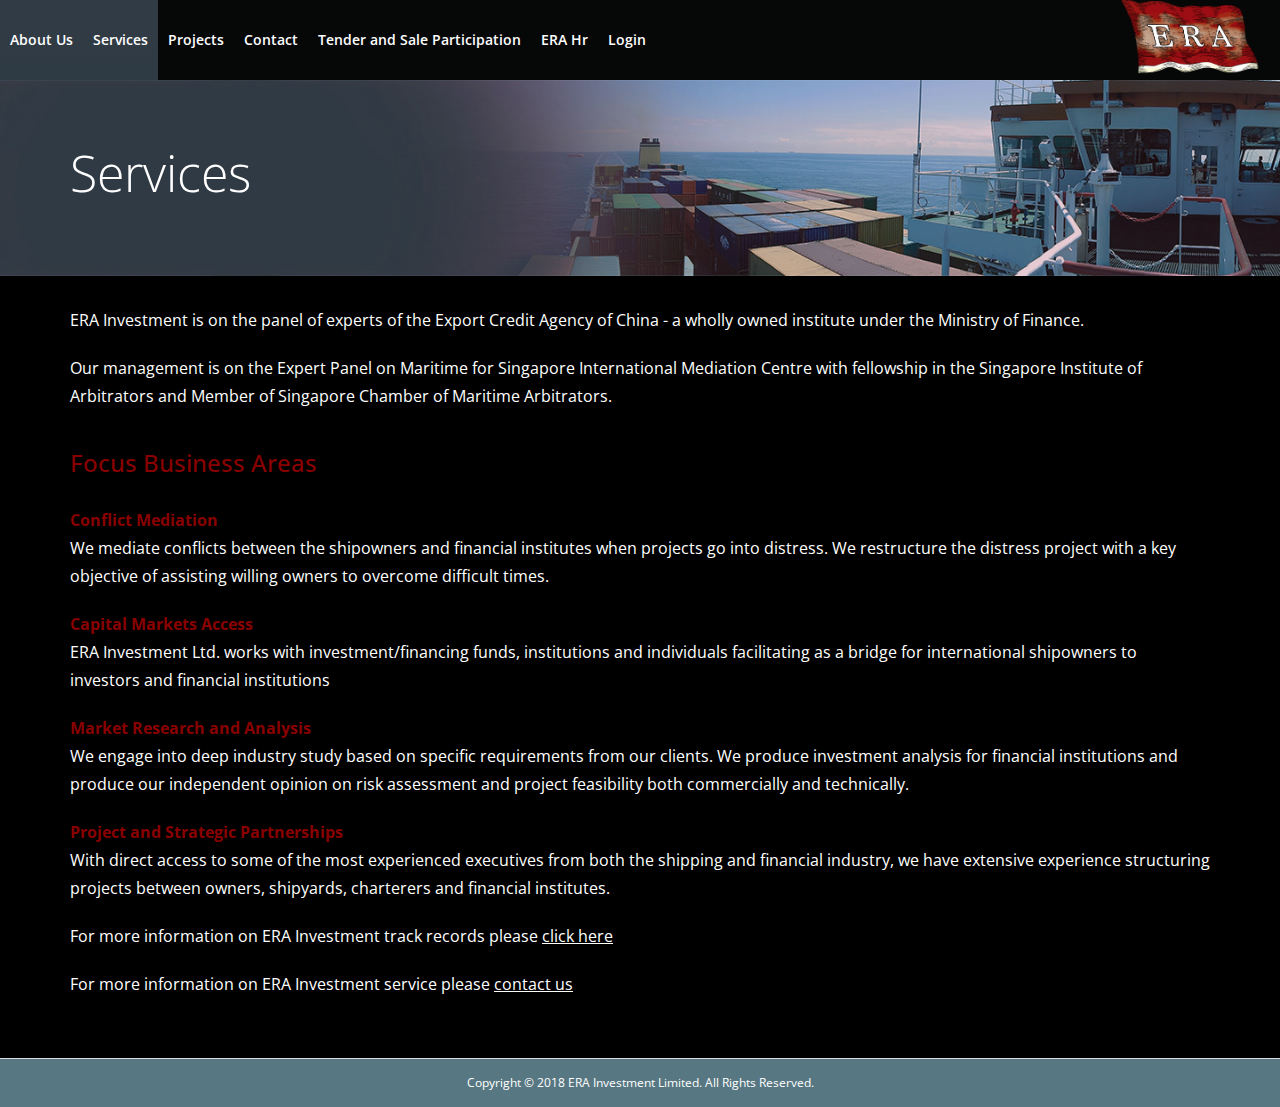
<file: eraInvestment/service.html>
<!DOCTYPE html>
<html lang="en">

<head>
	<meta http-equiv="Content-Type" content="text/html; charset=utf-8">
	<meta http-equiv="X-UA-Compatible" content="IE=edge">
	<meta name="viewport" content="width=device-width, initial-scale=1.0">
	<meta name="description" content="">
	<meta name="author" content="">
	<title>ERA INVESTMENT</title>
	<!-- Bootstrap core CSS -->
	<link href="css/bootstrap.css" rel="stylesheet" />
	<link href="css/doc.css" rel="stylesheet" />
	<link href="https://fonts.googleapis.com/css?family=Open+Sans:400,300,600,700,800" rel="stylesheet" type="text/css" />
	<!-- Just for debugging purposes. Don't actually copy this line! -->
	<!--[if lt IE 9]><script src="../../docs-assets/js/ie8-responsive-file-warning.js"></script><![endif]-->
	<!-- HTML5 shim and Respond.js IE8 support of HTML5 elements and media queries -->
	<!--[if lt IE 9]>
      <script src="https://oss.maxcdn.com/libs/html5shiv/3.7.0/html5shiv.js"></script>
      <script src="https://oss.maxcdn.com/libs/respond.js/1.3.0/respond.min.js"></script>
    <![endif]-->
	<!-- Custom styles for this template -->
</head>
<!-- NAVBAR
================================================== -->

<body>
	<div class="wrapper">
		<header class="header1">
			<div class="menu">
				<nav class="navbar navbar-default" role="navigation">
					<!-- Brand and toggle get grouped for better mobile display -->
					<div class="navbar-header">
						<button class="navbar-toggle" data-target=".navbar-ex2-collapse" data-toggle="collapse" type="button">
							<span class="sr-only">Toggle navigation</span>
							<span class="icon-bar"></span>
							<span class="icon-bar"></span>
							<span class="icon-bar"></span>
						</button>
						<div class="mob-logo">
							<div class="logo_img">
								<a href="index.html">
									<img alt="" src="images/era_logo.png" />
								</a>
							</div>
						</div>
					</div>


					<div class="collapse navbar-collapse navbar-ex2-collapse">
						<ul class="nav navbar-nav">
							<li>
								<a href="about.html">About Us</a>
							</li>
							<li>
								<a class="active" href="service.html">Services</a>
							</li>
							<li>
								<a href="projects.html">Projects</a>
							</li>
							<li>
								<a href="contact.html">Contact</a>
							</li>
							<!-- <li>
								<a href="departments.html">ERA Tech</a>
							</li> -->
							<li><a href="https://tender-era-investment.ics8.com/">Tender and Sale Participation </a></li>
							<li><a href="https://hr.era-technology.com/backstage/module/login.html">ERA Hr</a></li>
							<li><a href="login.html">Login</a></li>
						</ul>
					</div>
				</nav>
			</div>

			<div class="logo">
				<div class="logo_img">
					<a href="index.html">
						<img alt="" src="images/era_logo.png" style="height: 80px;" />
					</a>
				</div>
			</div>
		</header>

		<div class="bnnr_sec">
			<div class="srvc_bannr_img">
				<img alt="" src="images/service_banner.jpg" />
				<div class="srvc_bnnr_txt">
					<div class="container">
						<div class="row">
							<div class="col-sm-12">
								<div class="srvc_txt">
									<h2>Services</h2>
								</div>
							</div>
						</div>
					</div>
				</div>
			</div>
		</div>

		<div class="srvc_mid_sec">
			<div class="container">
				<div class="row">
					<div class="col-sm-12">
						<div class="srvc_sec_txt">

							<p>ERA Investment is on the panel of experts of the Export Credit Agency of China - a wholly owned institute
								under the
								Ministry of Finance.</p>
							&nbsp;

							<p>Our management is on the Expert Panel on Maritime for Singapore International Mediation Centre with
								fellowship in
								the Singapore Institute of Arbitrators and Member of Singapore Chamber of Maritime Arbitrators.</p>
							&nbsp;

							<h3>Focus Business Areas</h3>
							&nbsp;

							<h4>Conflict Mediation</h4>

							<p>We mediate conflicts between the shipowners and financial institutes when projects go into distress. We
								restructure
								the distress project with a key objective of assisting willing owners to overcome difficult times.</p>
							&nbsp;

							<h4>Capital Markets Access</h4>

							<p>ERA Investment Ltd. works with investment/financing funds, institutions and individuals facilitating as a
								bridge for
								international shipowners to investors and financial institutions </p>
							&nbsp;

							<h4>Market Research and Analysis</h4>

							<p>We engage into deep industry study based on specific requirements from our clients. We produce investment
								analysis
								for financial institutions and produce our independent opinion on risk assessment and project feasibility both
								commercially
								and technically.</p>
							&nbsp;

							<h4>Project and Strategic Partnerships</h4>

							<p>With direct access to some of the most experienced executives from both the shipping and financial industry,
								we have
								extensive experience structuring projects between owners, shipyards, charterers and financial institutes.</p>
							&nbsp;


							<p>For more information on ERA Investment track records please
								<a href="projects.html">click here</a>
							</p>
							&nbsp;

							<p>For more information on ERA Investment service please
								<a href="contact.html">contact us</a>
							</p>


						</div>
					</div>
				</div>
			</div>
		</div>

		<footer class="footer1">
			<div class="container">
				<div class="row">
					<div class="col-sm-12">
						<div class="copy">
							<p>Copyright &copy; 2018 ERA Investment Limited. All Rights Reserved.</p>
						</div>
					</div>
				</div>
			</div>
		</footer>
	</div>
	<!-- Bootstrap core JavaScript
================================================== -->
	<!-- Placed at the end of the document so the pages load faster -->
	<script src="https://code.jquery.com/jquery-1.10.2.min.js"></script>
	<script src="js/jquery.js"></script>
	<script>
		// Wait until the DOM has loaded before querying the document
		$(document).ready(function () {
			$('ul.tabs').each(function () {
				// For each set of tabs, we want to keep track of
				// which tab is active and it's associated content
				var $active, $content, $links = $(this).find('a');

				// If the location.hash matches one of the links, use that as the active tab.
				// If no match is found, use the first link as the initial active tab.
				$active = $($links.filter('[href="' + location.hash + '"]')[0] || $links[0]);
				$active.addClass('active');

				$content = $($active[0].hash);

				// Hide the remaining content
				$links.not($active).each(function () {
					$(this.hash).hide();
				});

				// Bind the click event handler
				$(this).on('click', 'a', function (e) {
					// Make the old tab inactive.
					$active.removeClass('active');
					$content.hide();

					// Update the variables with the new link and content
					$active = $(this);
					$content = $(this.hash);

					// Make the tab active.
					$active.addClass('active');
					$content.show();

					// Prevent the anchor's default click action
					e.preventDefault();
				});
			});
		});
	</script>
	<script src="js/bootstrap.js"></script>
	<script src="js/bootstrap-carousel.js"></script>
	<script src="js/application.js"></script>
	<!-- OR -->
	<!-- <script src="js/docs.min.js"></script> -->
	<!-- IE10 viewport hack for Surface/desktop Windows 8 bug -->
	<script src="js/ie10-viewport-bug-workaround.js"></script>
</body>

</html>
</file>
<file: eraInvestment/css/doc.css>
.wrapper{width: 100%; float: left;font-family: 'Open Sans', sans-serif; background:#000}
.header{width: 100%; float: left;position: absolute; top: 0;background: rgba(22, 34, 192, 0.5); min-height: 80px}
.menu{ float: left;}
/* .logo {position: absolute; right: 10px; top: 3px; width: 310px;} */
.logo {position: absolute; right:20px;text-align: left;top: 50%;transform: translateY(-50%)}
.logo_img{width: 100%; float: left}
.logo_img a{
    display: inline-block
}
.logo_img img{width: auto; float: left; max-width: 100%;}
.navbar-default .navbar-toggle{border:1px solid transparent;position: absolute;right: 0;}

.header .navbar-default{background: none; border: 0;}
.header .navbar{margin-bottom: 0;}
.header .navbar-nav > li > a{padding: 30px 10px;font: 600 14px/20px 'Open Sans', sans-serif; color: #fff}
.header .navbar-nav > li > a:hover{color:chocolate; }
.header .navbar-collapse{padding-left:20px;padding-right:0;}
@media (min-width:768px){
    .header .navbar-collapse{}

}
@media(max-width:860px){
    .logo{display: none};
}
/* @media (min-width:768px){.header .navbar-collapse{background: url("../images/era_logo.jpg") no-repeat 100% 0 #060808;background-size: contain}} */
.banner_prt{width: 100%; float: left;position: absolute; top: 0; left: 0;height: 100%;}
.banner_video {
    position: absolute;
    /* top: 8.4%; */
    top: 0%;
    left: 0;
    width: 100%;
    height: 100%;
    object-fit: cover;
    z-index: -1;
  }
.banner_img{width: 100%; float: left; position: relative; }
.banner_txt {left: 25%; margin-left: -220px; position: absolute; top: 31%;}
body.home .banner_txt {transform: scale(0.9); -webkit-transform: scale(0.9); -moz-transform: scale(0.9); -ms-transform: scale(0.9);}
.banner_txt h1{font: 300 75.33px/67px 'Open Sans', sans-serif;margin: 0;padding: 0; color: #fff }
.banner_txt p{font: 300 34.87px/43.24px 'Open Sans', sans-serif; color: #fff; text-align: center;margin: 0;padding: 0;}



.glow {
    font-size: 80px;
    color: #fff;
    text-align: center;
    animation: glow 1s ease-in-out infinite alternate;
  }
  
  @-webkit-keyframes glow {
    from {
      text-shadow: 0 0 10px #fff, 0 0 20px #fff, 0 0 30px #031770, 0 0 40px #031770, 0 0 50px #031770, 0 0 60px #031770, 0 0 70px #031770;
    }
    
    to {
      text-shadow: 0 0 20px #fff, 0 0 30px #252f6b, 0 0 40px #252f6b, 0 0 50px #252f6b, 0 0 60px #252f6b, 0 0 70px #252f6b, 0 0 80px #252f6b;
    }
  }












.banner_tab_sec{width: 100%;position: absolute; bottom: 10%;}
.box1{width: 100%; float: left;border-top: 6px solid blue; background:linear-gradient(to bottom, #33ccff 0%, #1e0d8d 100%); padding: 10px;}
.box_img{width: 35%; float: left;margin-right: 2%;}
.box_img img{max-width: 100%;}

.box_txt{width: 63%; float: left;}
.box_txt h5{font: 700 20px/20px 'Open Sans', sans-serif;margin: 0;padding: 0 0 5px;color: blue  ;}
.box_txt p{font: 400 13px/20px 'Open Sans', sans-serif; color: #fff;margin: 0;padding: 0;}
.box_txt p a{font: 700 14px/20px 'Open Sans', sans-serif; color: #fff;margin: 0;padding: 5px 0 0; text-transform: uppercase; text-decoration: none; float: left;}

.banner_tab_sec .container{padding: 0;}
.banner_tab_sec .col-sm-4{padding-left: 5px;padding-right: 5px;}

/* .footer{width: 100%;position: absolute; bottom: 0; background: url(../images/foot_bg.png) repeat-x;padding: 14px 0;} */
.footer{width: 100%;position: absolute; bottom: 0; background: #003366; ;padding: 14px 0;}
.copy{width: 100%; float: left;}
.copy p{font: 400 12px/20px 'Open Sans', sans-serif; color: #fff;text-align: center; padding: 0; margin: 0;}
.banner_img_sec_mob{display: none;}
.mob-logo{display: none;}


/*     about      */
.header1{width: 100%; float: left;background: #fff;position: relative;background: #060808}

.header1 .navbar-default{background: none; border: 0;}
.header1 .navbar{margin-bottom: 0;}
.header1 .navbar-nav > li > a{padding: 30px 10px;font: 600 14px/20px 'Open Sans', sans-serif; color: #fefefe}
.header1 .navbar-nav > li > a:hover{background: linear-gradient(to bottom, #313b45 0%,#2f3b44 100%);color: #fefefe}
.header1 .navbar-nav > li > a.active{background: linear-gradient(to bottom, #313b45 0%,#2f3b44 100%);color: #fefefe}
.header1 .navbar-collapse{padding-left:0;padding-right:0;background: linear-gradient(to bottom, #060808 0%,#2b4264 100%);}
/* @media (min-width:768px){.header1 .navbar-collapse{background: url("../images/era_logo.jpg") no-repeat 100% 0 #060808;background-size: contain}} */
@media (min-width:768px){.header1 .navbar-collapse{background:#060808}}

@media screen and (max-width: 767px){.header1 .navbar-nav > li > a {
    padding: 10px;
    text-align: center;
}}

.bnnr_sec{width: 100%; float: left;}
.abt_bannr_img{width: 100%; float: left; position: relative;}
.abt_bannr_img img{width: 100%; float: left;}
.abt_bnnr_txt {float: left; margin-top: -35px; position: absolute; top: 50%; width: 100%;}
.abt_txt{width: 100%; float: left;}
.abt_txt h2{font: 300 50px/60px "Open Sans",sans-serif; color: #fff;padding: 0; margin: 0;}
.tabs li {list-style:none;display:inline; width: 50%; float: left;text-align: center;}
.tabs a {padding:10px;display:inline-block;background:#fff;text-decoration:none;width: 100%;border-bottom: 1px solid #d7d7df; color:#8b0000 ;font: 400 18px/28px "Open Sans",sans-serif;
border-right: 1px solid #d7d7df;font-weight: 700}
.tabs a.active {background:#eaebee;color:#8b0000;}

.abt_tab_sec{width: 100%; float: left;margin: 0 0 40px;}
.abt_tab_sec ul{width: 100%; padding: 0;margin: 0 0 30px;}
.tabs{width: 100%; float: left;}

.abt_tab_sec h3{padding: 15px 0; margin: 0;font: 600 24px/28px "Open Sans",sans-serif; color:#fff ;}
.abt_tab_sec p{padding: 0; margin: 0;font: 400 16px/28px "Open Sans",sans-serif; color: #fff;}
.abt_tab_sec p a{padding: 0; margin: 0;font: 400 16px/28px "Open Sans",sans-serif; color: #fff; text-decoration: underline}
.abt_tab_box{width: 100%; float: left;background: #f3f3f7; border-top: 5px solid #8b0000;padding: 20px;min-height: 720px;}
.abt_tab_img{width: 28%; float: left;}
.abt_tab_txt{width: 62%; float: left;}
.abt_top_sec{width: 100%; float: left;}
.abt_tab_list{width: 100%; float: left;margin: 25px 0 0;}
.abt_tab_list ul{width: 100%; float: left; padding: 0 0 0 15px;}
.abt_tab_list ul li{width: 100%; float: left;font: 400 15px/28px "Open Sans",sans-serif; color: #393939;}

.abt_tab_img img{border: 1px solid #c7c7c7;width: auto; max-width: 100%;}
.abt_list_txt{width: 100%; float: left;margin: 0;}
.abt_list_txt p{font: 400 15px/27px "Open Sans",sans-serif; color: #393939;}

.abt_tab_txt h4{font: 700 18px/30px "Open Sans",sans-serif; color: #393939;margin: 0;}
.abt_tab_txt h6{font: 600 13px/20px "Open Sans",sans-serif; color: #393939;margin: 0;}
.abt_list_txt2{width: 100%; float: left;margin: 20px 0 0 0;}
.abt_list_txt2 p{font: 600 10px/17px "Open Sans",sans-serif; color: #393939;}


.footer1{width: 100%;padding: 14px 0; float: left;border-top: 1px solid #dbdce3;background: #577782}
#tab1{width: 100%; float: left;}
#tab2{width: 100%; float: left;}


/*               Service                */
.srvc_mid_sec{width: 100%; float: left;}
.srvc_bannr_img{width: 100%; float: left; position: relative;}
.srvc_bannr_img img{width: 100%; float: left;}
.srvc_bnnr_txt {float: left; margin-top: -35px; position: absolute; top: 50%; width: 100%;}
.srvc_txt{width: 100%; float: left;}
.srvc_txt h2{font: 300 50px/60px "Open Sans",sans-serif; color: #fff;padding: 0; margin: 0;}

.srvc_sec_txt{width: 100%; float: left;margin: 30px 0 60px 0;}
.srvc_sec_txt p{color: #fff;font: 400 16px/28px "Open Sans",sans-serif;margin: 0;padding: 0;}
.srvc_sec_txt h3{
    color:#890000 
}
.srvc_sec_txt h4{color:#890000 ;font: 700 16px/28px "Open Sans",sans-serif;margin: 0;padding: 0;}
.srvc_sec_txt p a{color: #fff;font: 400 16px/28px "Open Sans",sans-serif;margin: 0;padding: 0; text-decoration: underline;}




/*               Heritage                */
.hrtg_mid_sec{width: 100%; float: left;}
.hrtg_bannr_img{width: 100%; float: left; position: relative;}
.hrtg_bannr_img img{width: 100%; float: left;}
.hrtg_bnnr_txt {float: left; margin-top: -35px; position: absolute; top: 50%; width: 100%;}
.hrtg_txt{width: 100%; float: left;}
.hrtg_txt h2{font: 300 50px/60px "Open Sans",sans-serif; color: #fff;padding: 0; margin: 0;}

.hrtg_sec_txt{width: 100%; float: left;margin: 30px 0 60px 0;}
.hrtg_sec_txt p{color: #fff;font: 400 16px/28px "Open Sans",sans-serif;margin: 0;padding: 0;}
.hrtg_sec_txt h4{color: #890000;font: 700 16px/28px "Open Sans",sans-serif;margin: 0;padding: 0;}
.hrtg_sec_txt p a{color: #fff;font: 400 16px/28px "Open Sans",sans-serif;margin: 0;padding: 0; text-decoration: underline;}


/*               Contact                */
.cntc_mid_sec{width: 100%; float: left;margin: 40px 0 0;}
.cntc_bannr_img{width: 100%; float: left; position: relative;}
.cntc_bannr_img img{width: 100%; float: left;}
.cntc_bnnr_txt {float: left; margin-top: -35px; position: absolute; top: 50%; width: 100%;}
.cntc_txt{width: 100%; float: left;}
.cntc_txt h2{font: 300 50px/60px "Open Sans",sans-serif; color: #fff;padding: 0; margin: 0;}

.cntc_sec_txt{width: 100%; float: left;margin: 30px 0 60px 0;}
.cntc_sec_txt p{color: #393939;font: 400 16px/28px "Open Sans",sans-serif;margin: 0;padding: 0;}
.cntc_sec_txt h4{color: #393939;font: 700 16px/28px "Open Sans",sans-serif;margin: 0;padding: 0;}
.cntc_sec_txt p a{color: #393939;font: 400 16px/28px "Open Sans",sans-serif;margin: 0;padding: 0; text-decoration: underline;}

.cntc_box_sec{width: 100%; float: left; padding-bottom: 35px;}
.cntc_box_sec2{width: 100%; float: left; padding: 0 0 57px 20px; border-left: 1px solid #e0e0e0;}
.cntc_box_txt{width: 100%; float: left;}
.cntc_box_txt p{font: 400 18px/28px "Open Sans",sans-serif; color: #fff;}

.cntc_form{width: 100%; float: left;}
.cntc_form label{font: 400 18px/28px "Open Sans",sans-serif; color: #fff;width: 20%; float: left;}
.cntc_form input[type="password"]{font: 400 18px/28px "Open Sans",sans-serif; color: #393939;width: 80%; float: left;background: #f7f7f7;padding: 10px 5px;height: auto;margin: 0 0 15px 0;box-shadow: none;}
.cntc_form input[type="email"]{font: 400 18px/28px "Open Sans",sans-serif; color: #393939;width: 80%; float: left;background: #f7f7f7;padding: 10px 5px;height: auto;margin: 0 0 15px 0;box-shadow: none;}
.cntc_form input[type="tel"]{font: 400 18px/28px "Open Sans",sans-serif; color: #393939;width: 80%; float: left;background: #f7f7f7;padding: 10px 5px;height: auto;margin: 0 0 15px 0;box-shadow: none;}
.cntc_form textarea{font: 400 18px/28px "Open Sans",sans-serif; color: #393939;width: 80%; float: left;resize: none;background: #f7f7f7;padding: 10px 5px;margin: 0 0 15px 0; border: 1px solid #ccc;
border-radius: 4px;}

.cntc_form .submit{font: 400 20px/28px "Open Sans",sans-serif; color: #fff;width: 80%; float: right;background: #842828;padding: 10px 5px;height: auto;margin: 0 0 15px 0;text-transform: uppercase;
border: 0;border-bottom: 4px solid #631e1e;
}

.cntc_box_txt2 h3{font: 700 18px/28px "Open Sans",sans-serif; color: #890000;margin: 0; padding: 0;}
.cntc_box_txt2 p{font: 400 18px/28px "Open Sans",sans-serif; color: #fff;margin: 0; padding: 0;}

@media screen and (max-width: 1199px) 
{
.box_txt p{font: 400 11px/16px "Open Sans",sans-serif;}
.banner_txt {transform: scale(0.9); -webkit-transform: scale(0.9); -moz-transform: scale(0.9); -ms-transform: scale(0.9);}
}

@media screen and (max-width: 1024px)
{

} 




@media screen and (max-width: 991px) and (min-width: 768px)
{
.abt_tab_sec h3{font: italic 600 22px/28px "Open Sans",sans-serif;}
.abt_tab_img{margin: 0 2% 0 0; width: 25%;}
.abt_tab_txt{width: 73%;}
.abt_tab_txt h4{font: 700 12px/30px "Open Sans",sans-serif;}
.abt_tab_txt h6{font: 600 11px/20px "Open Sans",sans-serif;}
.abt_txt h2{font: 300 34px/60px "Open Sans",sans-serif;}
}




@media screen and (max-width: 780px) and (min-width: 768px)
{
.banner_tab_sec .row{margin-left:0; margin-right:0;}
.box_txt p{font: 400 10px/20px "Open Sans",sans-serif;}
}
@media screen and (max-width: 767px)
{
.menu{width: 100%;}
.logo{display: none;}
.mob-logo{display: block;float: left;text-align: center;width: 100%;}
.logo_img img {float: none;max-width: 100%;text-align: center;width: auto;}
.banner_tab_sec .container{padding: 15px;}
.header{z-index: 999999;}
.header .navbar-nav > li > a{padding: 10px; text-align: center;}
.menu .nav{margin: 0;}

.banner_txt{display: none;}
.banner_prt{background: none;float: none;height: auto;left: 0;position: relative; top: 0;width: 100%;}

.banner_img_sec_mob{width: 100%; float: left; position: relative;display: block;}
.banner_img_sec_mob img{width: 100%;}
.banner_txt_mob{width: 100%; float: left;position: absolute;top: 35%;}
.banner_txt_mob h1{font: 300 75.33px/67px 'Open Sans', sans-serif; color: #fff;margin: 0;padding: 0;}
.banner_txt_mob p{font: 300 34.87px/43.24px 'Open Sans', sans-serif; color: #fff;text-align: center;margin: 0;padding: 0;}
.banner_tab_sec{position: relative;width: 100%; float: left;}
.footer{position: relative;width: 100%; float: left; border-top: 1px solid #dbdce3;}
.header{position: relative;width: 100%; float: left;}


.box_img {float: left;margin: 0;text-align: center;width: 100%;}
.box_img img {max-width: 100%;width: auto;}
.box_txt {float: left;text-align: center;width: 100%; padding: 10px 0;}
.box_txt p a{float: left;text-align: center;width: 100%;}
.banner_txt_mob h1{ font: 300 52px/67px "Open Sans",sans-serif;text-align: center;}


.abt_txt h2{font: 300 34px/60px "Open Sans",sans-serif;}
.abt_tab_sec h3{font: italic 600 22px/28px "Open Sans",sans-serif;}
.abt_tab_box{margin: 0 0 30px;min-height: auto;}
.abt_bannr_img img{height: 155px;}
.abt_list_txt{margin: 0;}

.srvc_bannr_img img{height: 155px;}
.srvc_txt h2{font: 300 34px/60px "Open Sans",sans-serif;}
.srvc_sec_txt p{font: 400 13px/28px "Open Sans",sans-serif;}

.hrtg_bannr_img img{height: 155px;}
.hrtg_txt h2{font: 300 34px/60px "Open Sans",sans-serif;}
.hrtg_sec_txt p{font: 400 13px/28px "Open Sans",sans-serif;}

.cntc_bannr_img img{height: 155px;}
.cntc_txt h2{font: 300 34px/60px "Open Sans",sans-serif;}
.cntc_box_txt p{font: 400 13px/28px "Open Sans",sans-serif;}
.cntc_box_txt2 p{font: 400 13px/28px "Open Sans",sans-serif;}
.cntc_box_sec2{border: 0; padding: 0;}
} 


@media screen and (max-width: 599px)
{
.banner_tab_sec .col-xs-4{width: 100%;}
.banner_txt_mob{top: 34%;}
.banner_txt_mob h1{font: 300 36px/37px "Open Sans",sans-serif;}
.banner_txt_mob p{font: 300 25px/30px "Open Sans",sans-serif;}
.abt_tab_sec p{font: 400 13px/28px "Open Sans",sans-serif;}
.abt_tab_sec h3 {font: italic 600 17px/28px "Open Sans",sans-serif;}
.abt_tab_list ul li{font: 400 13px/28px "Open Sans",sans-serif;}
.abt_tab_img{width: 100%;}
.abt_tab_txt{width: 100%;margin: 0;}

.cntc_form label{ width: 100%;}
.cntc_form input[type="text"]{ width: 100%;}
.cntc_form input[type="email"]{ width: 100%;}
.cntc_form input[type="tel"]{ width: 100%;}
.cntc_form textarea{ width: 100%;}
.cntc_form .submit{ width: 100%;}
}

@media screen and (max-width: 480px)
{

}

@media screen and (max-width: 399px)
{
.banner_txt_mob p {font: 300 22px/30px "Open Sans",sans-serif;}
.copy p{font: 400 9px/20px "Open Sans",sans-serif;}
.abt_tab_txt h4{font: 700 14px/30px "Open Sans",sans-serif;}

}
</file>
